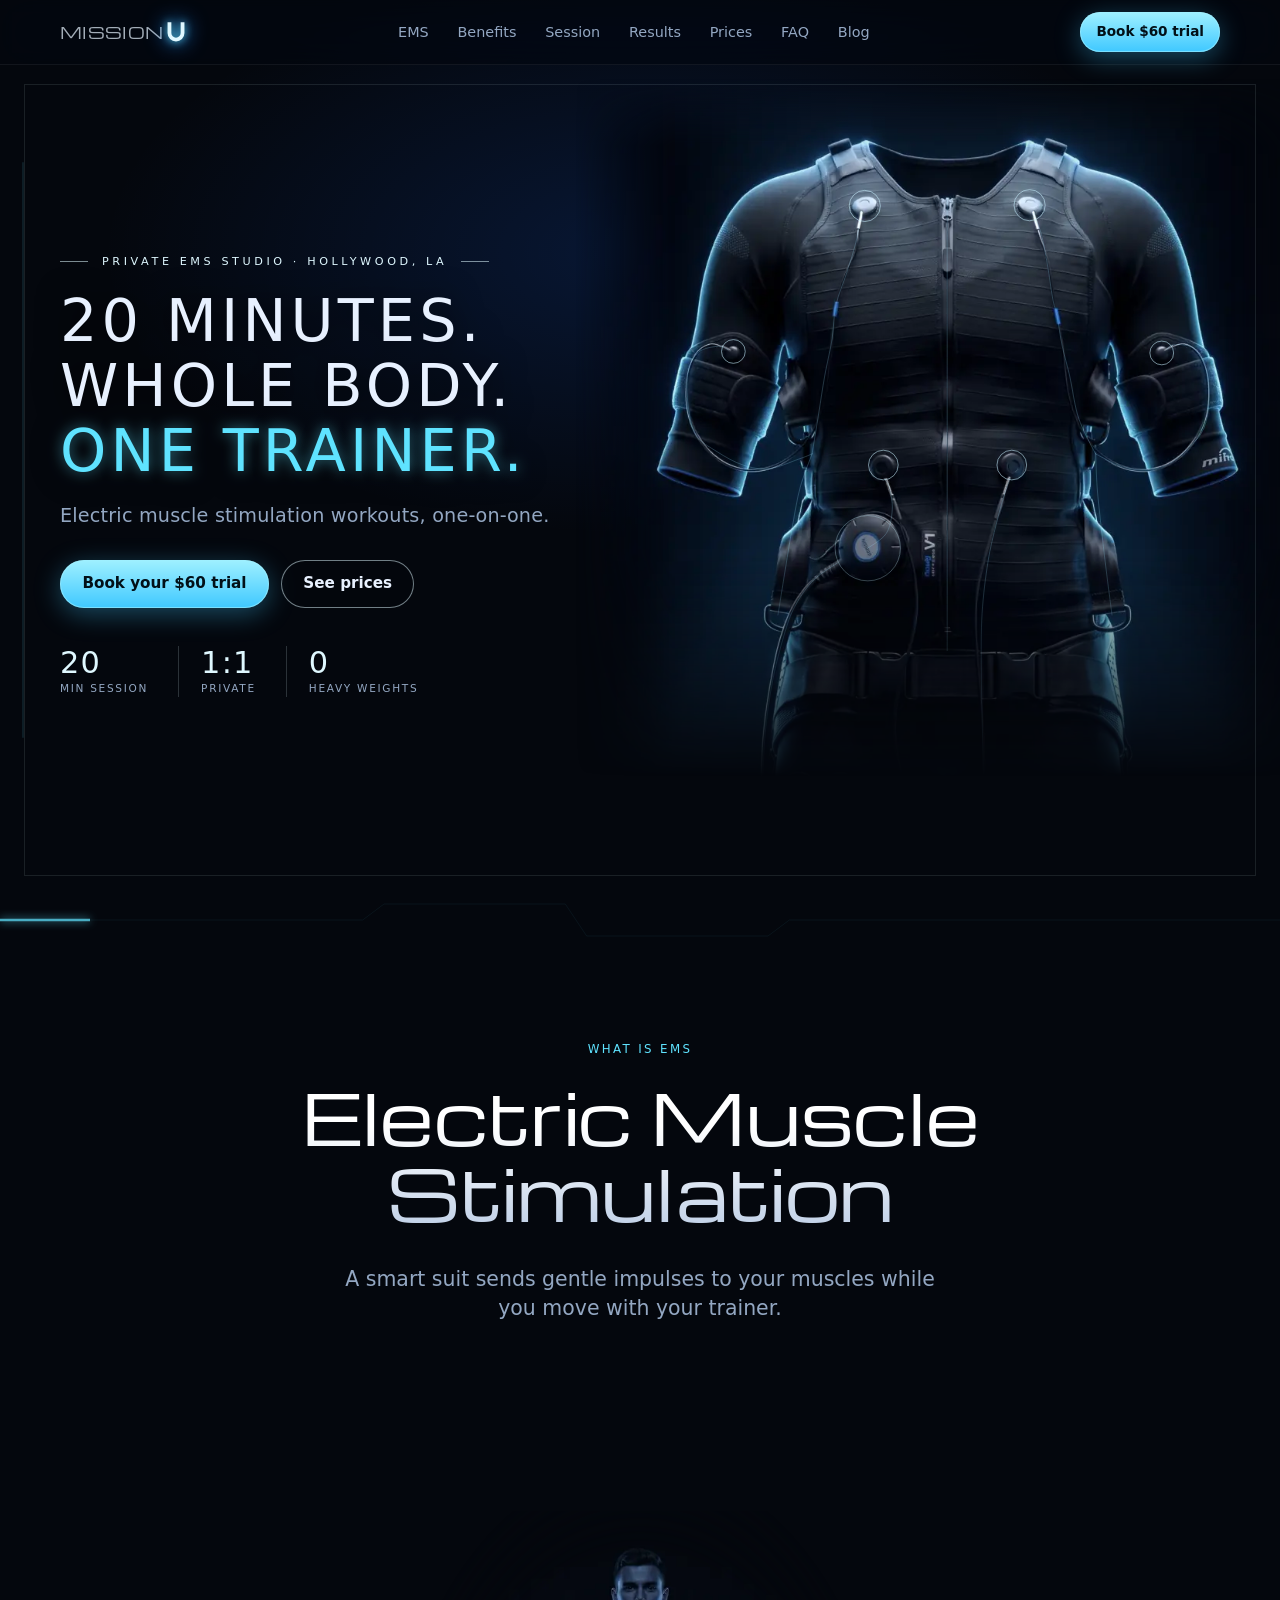
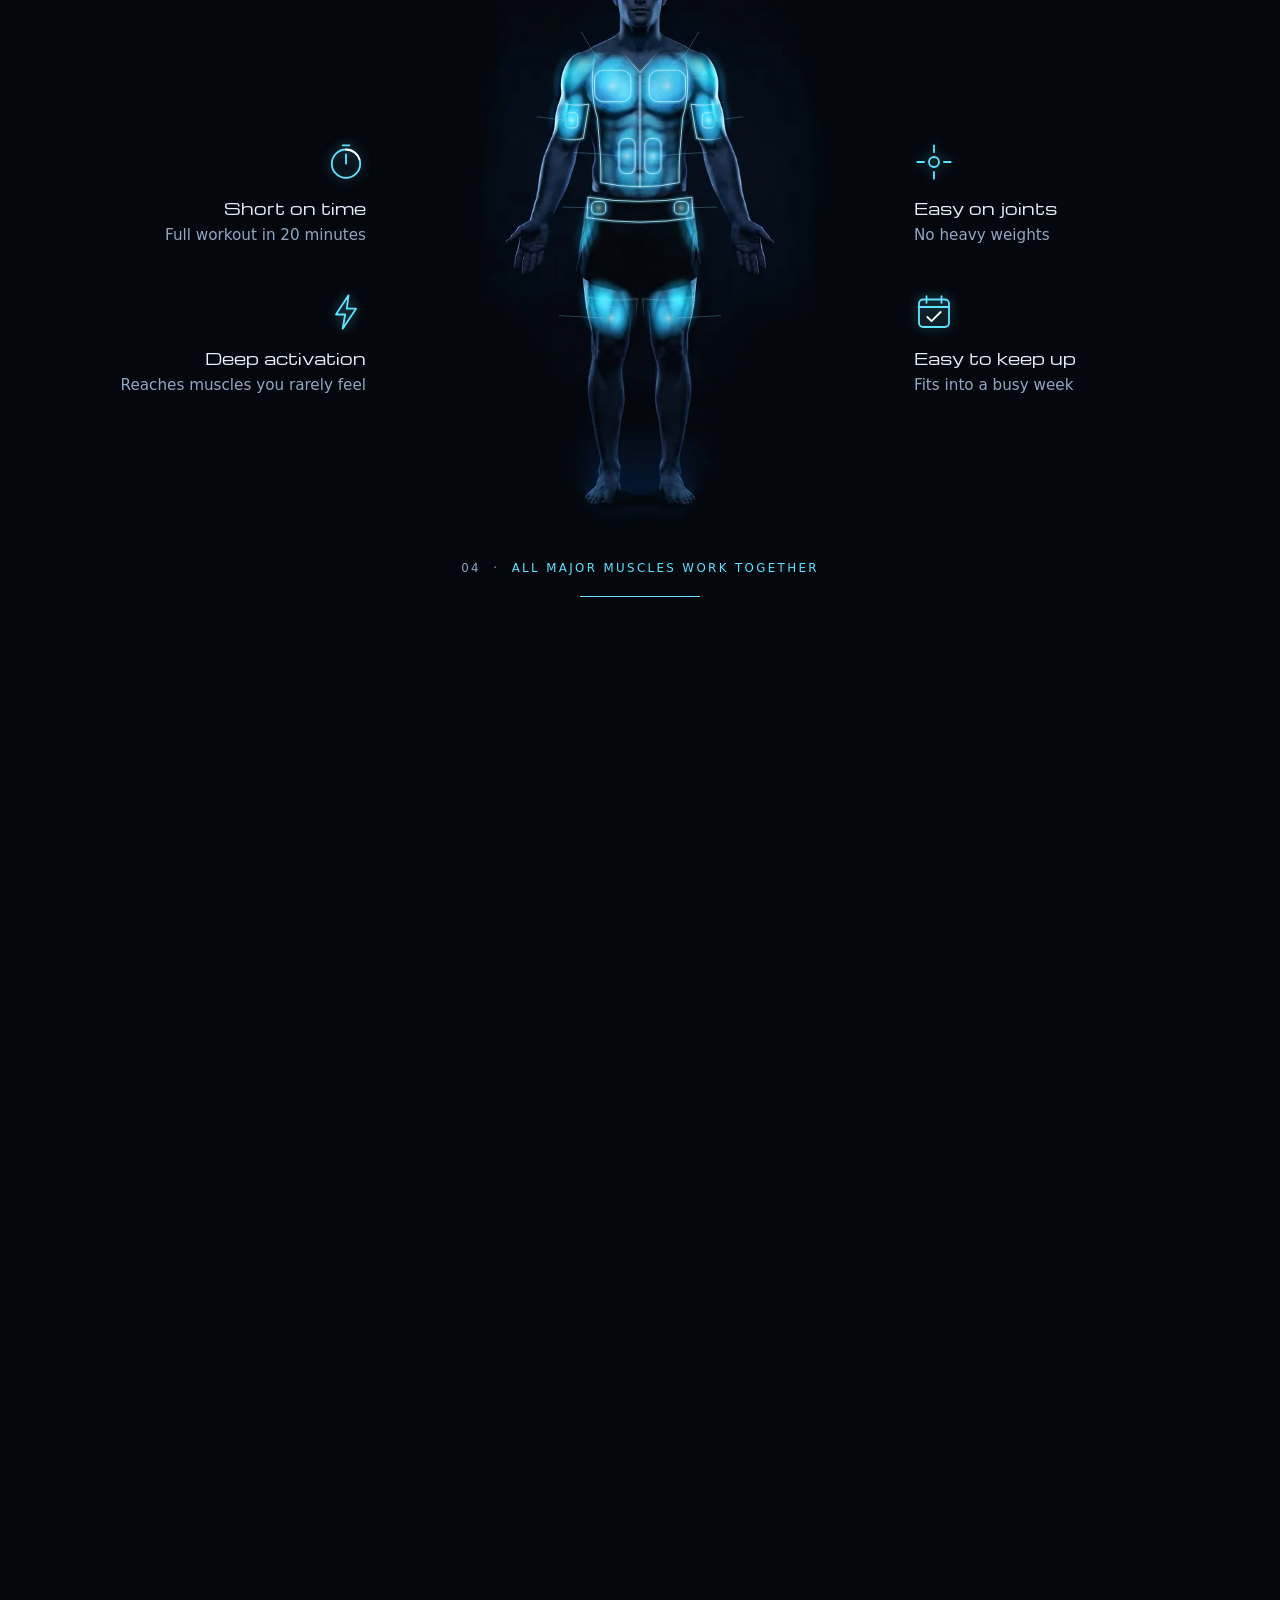
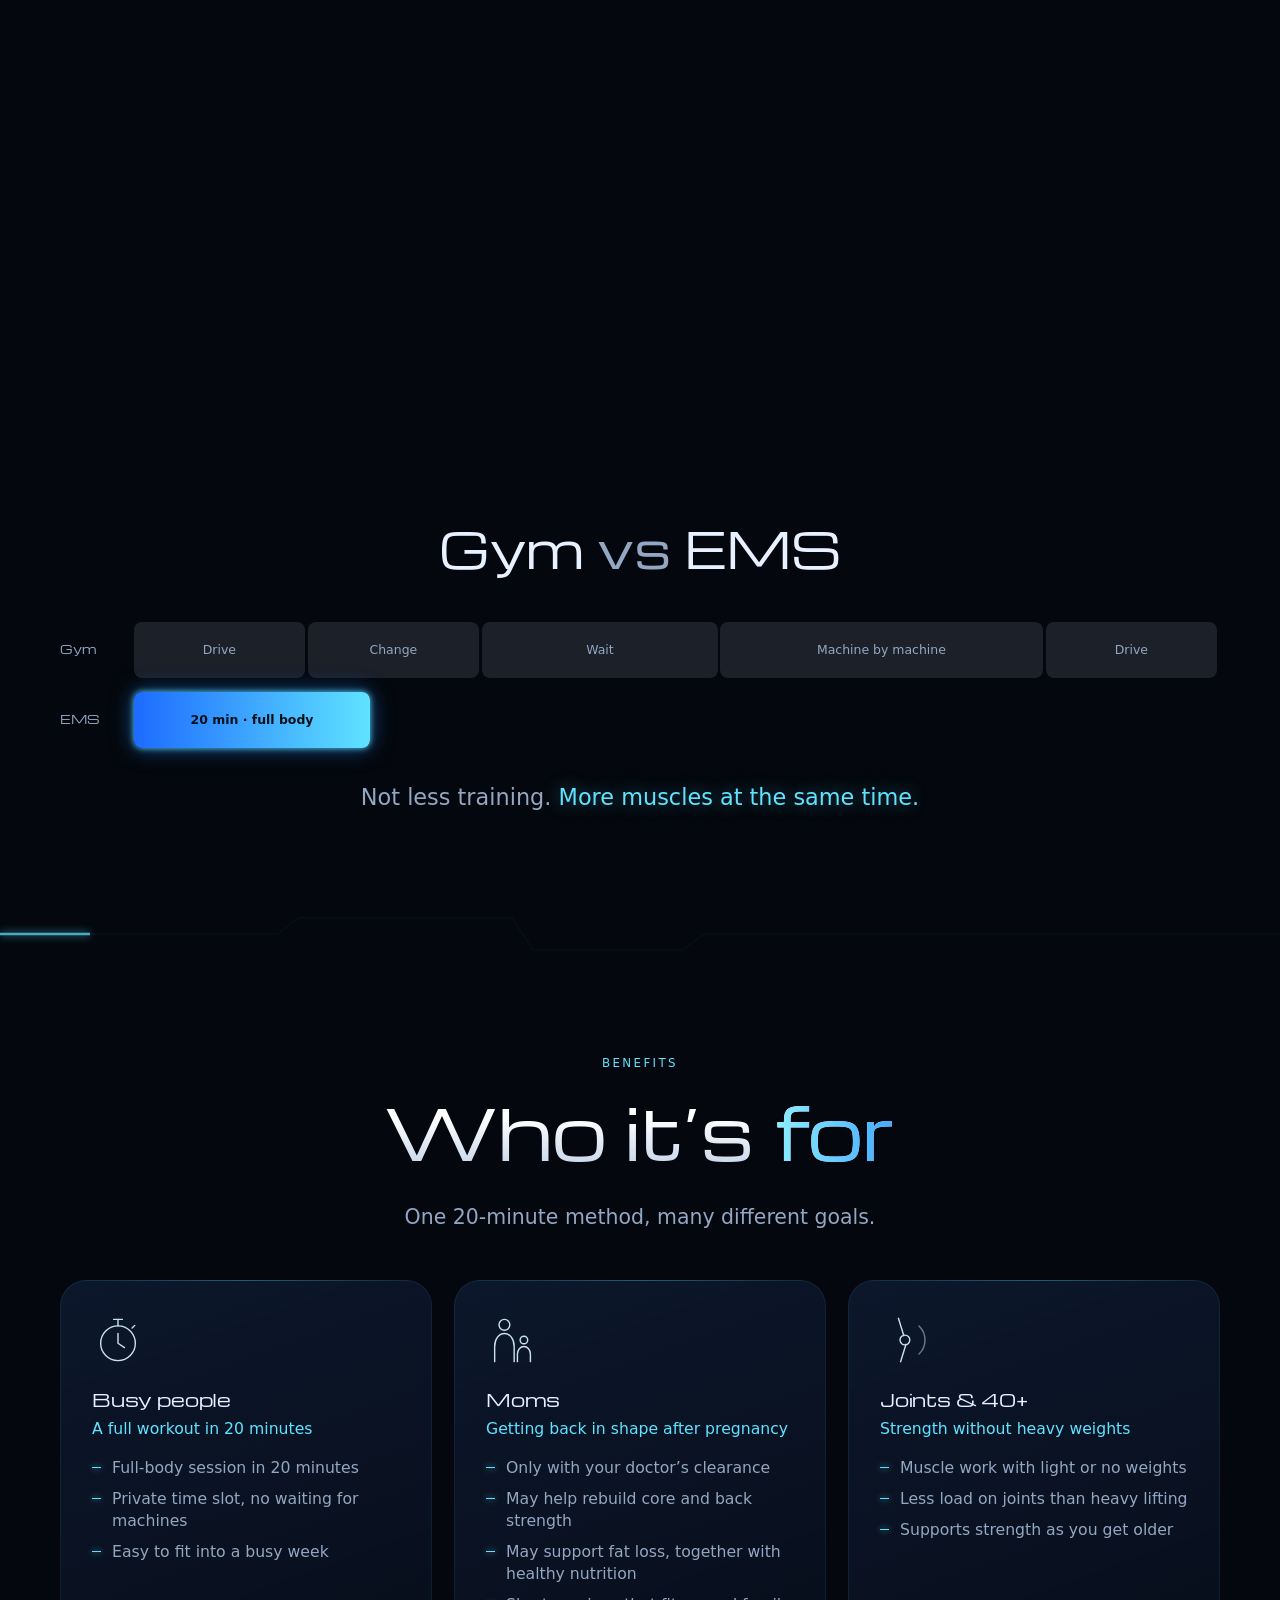
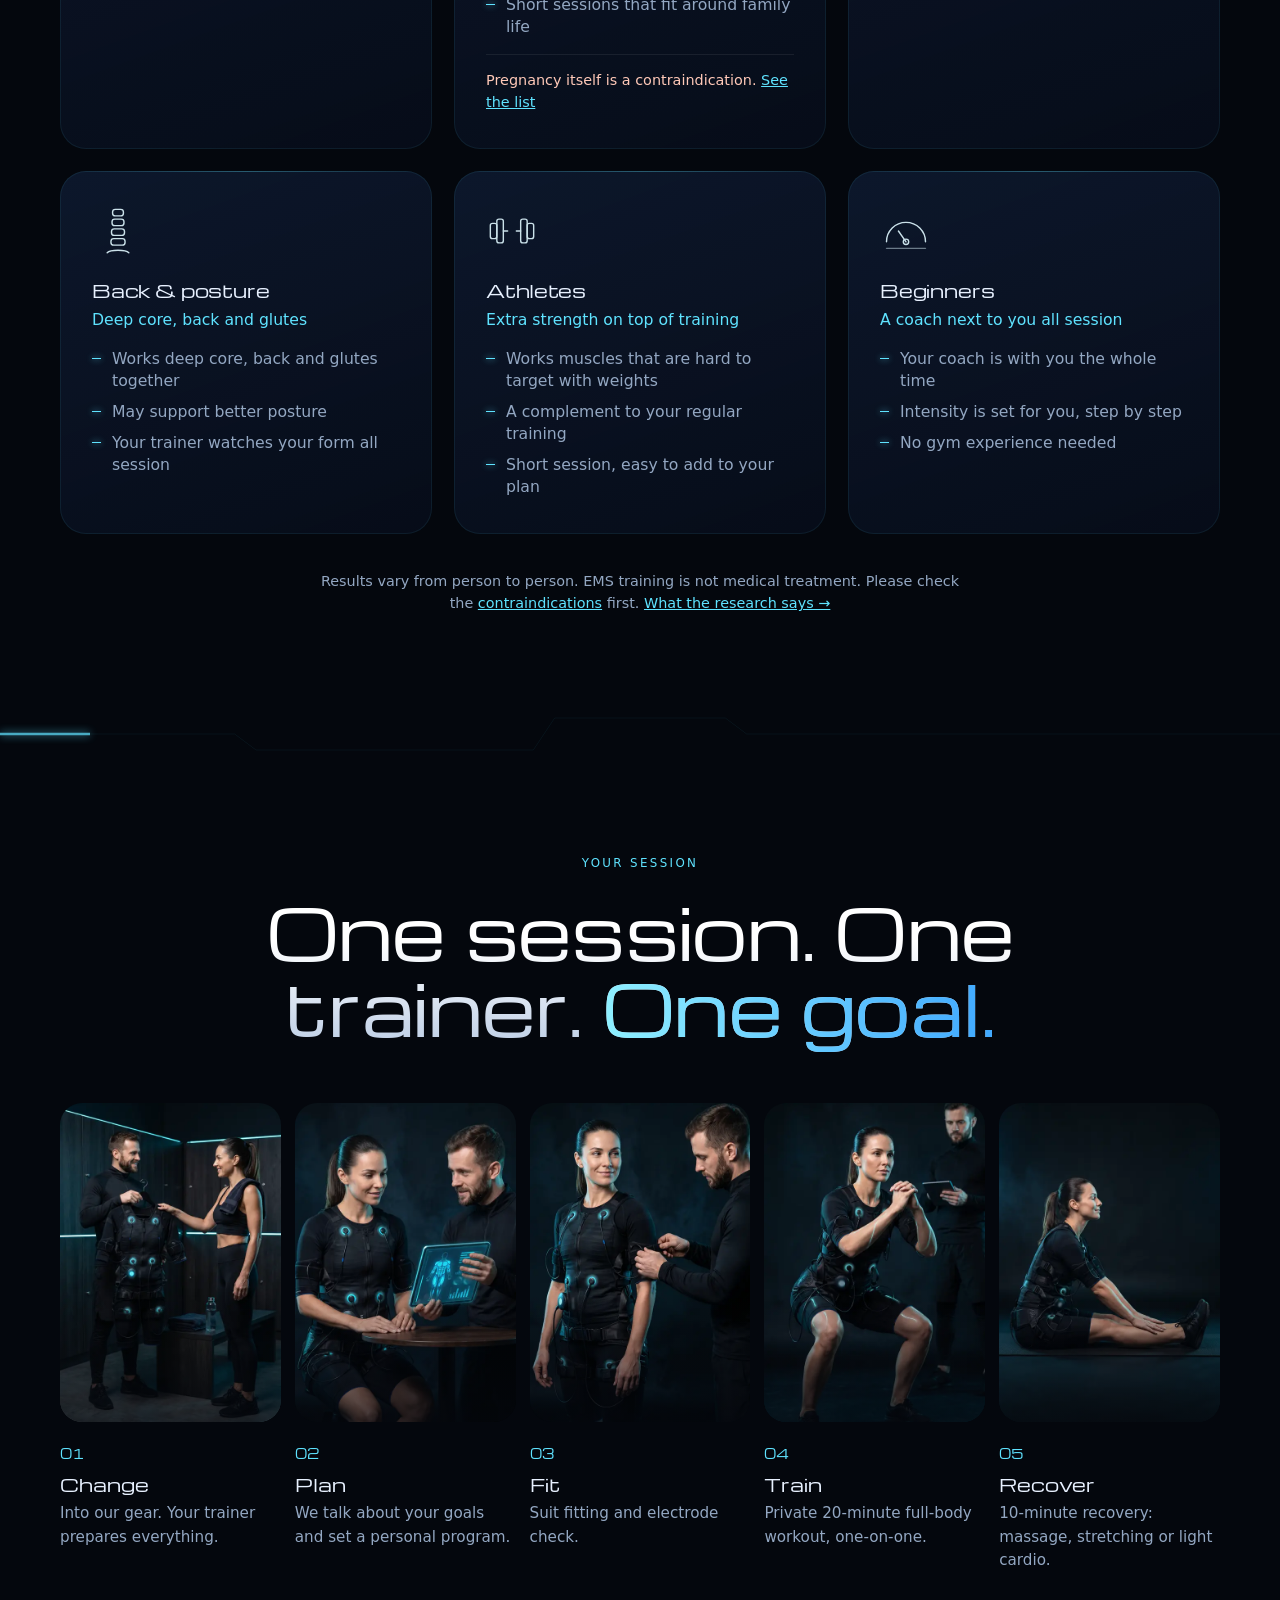
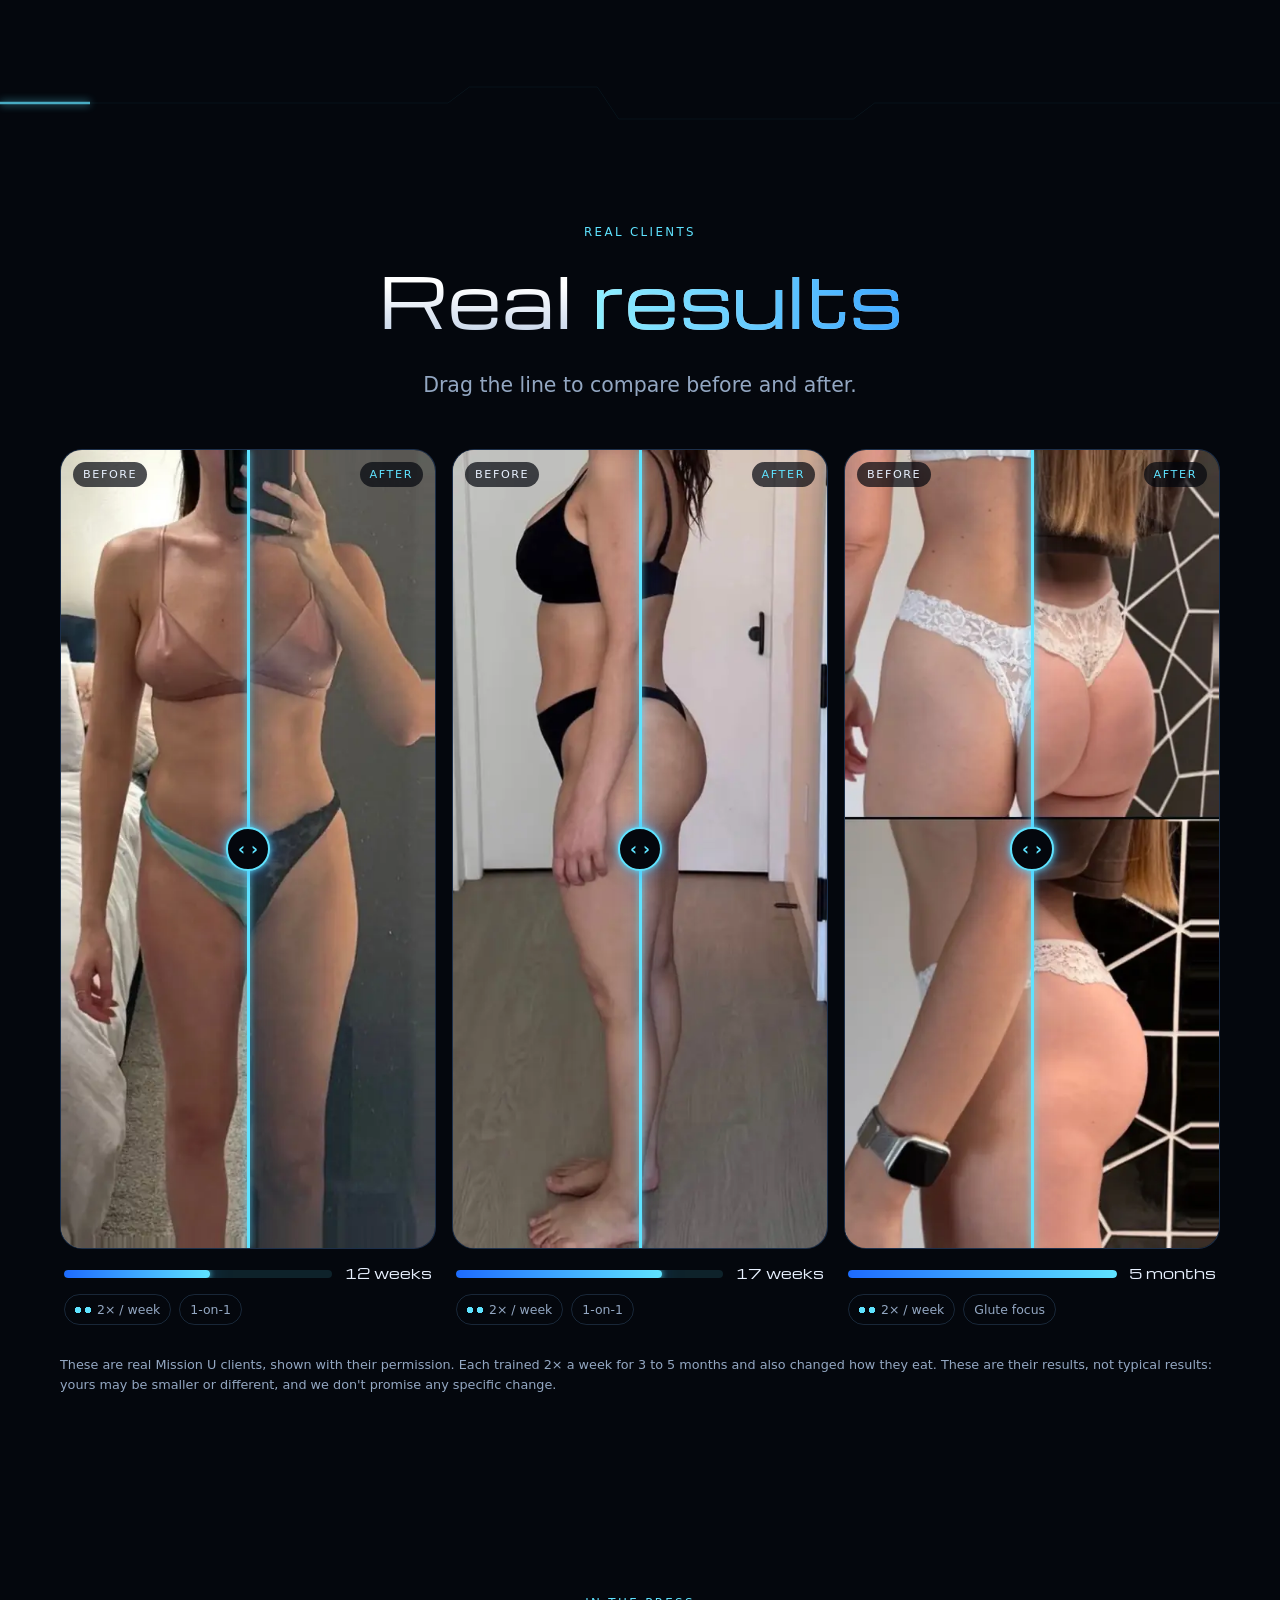
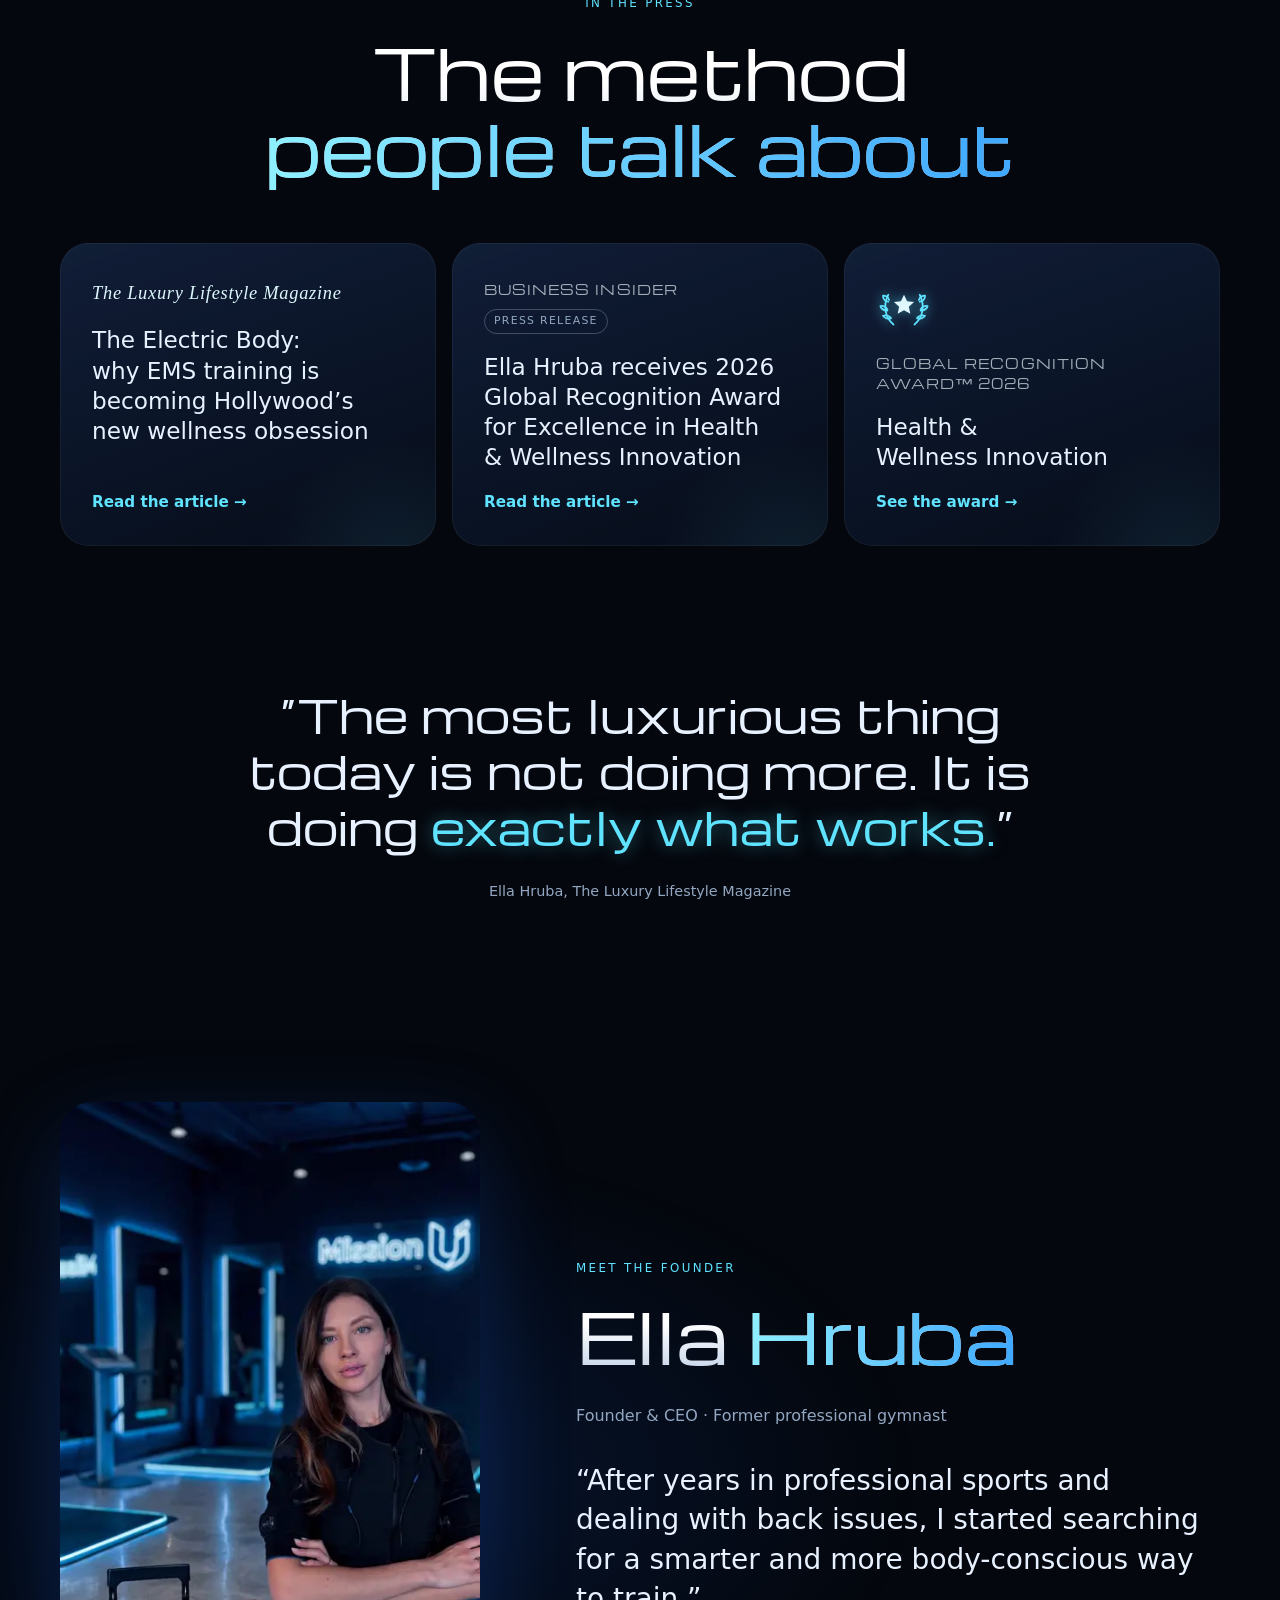
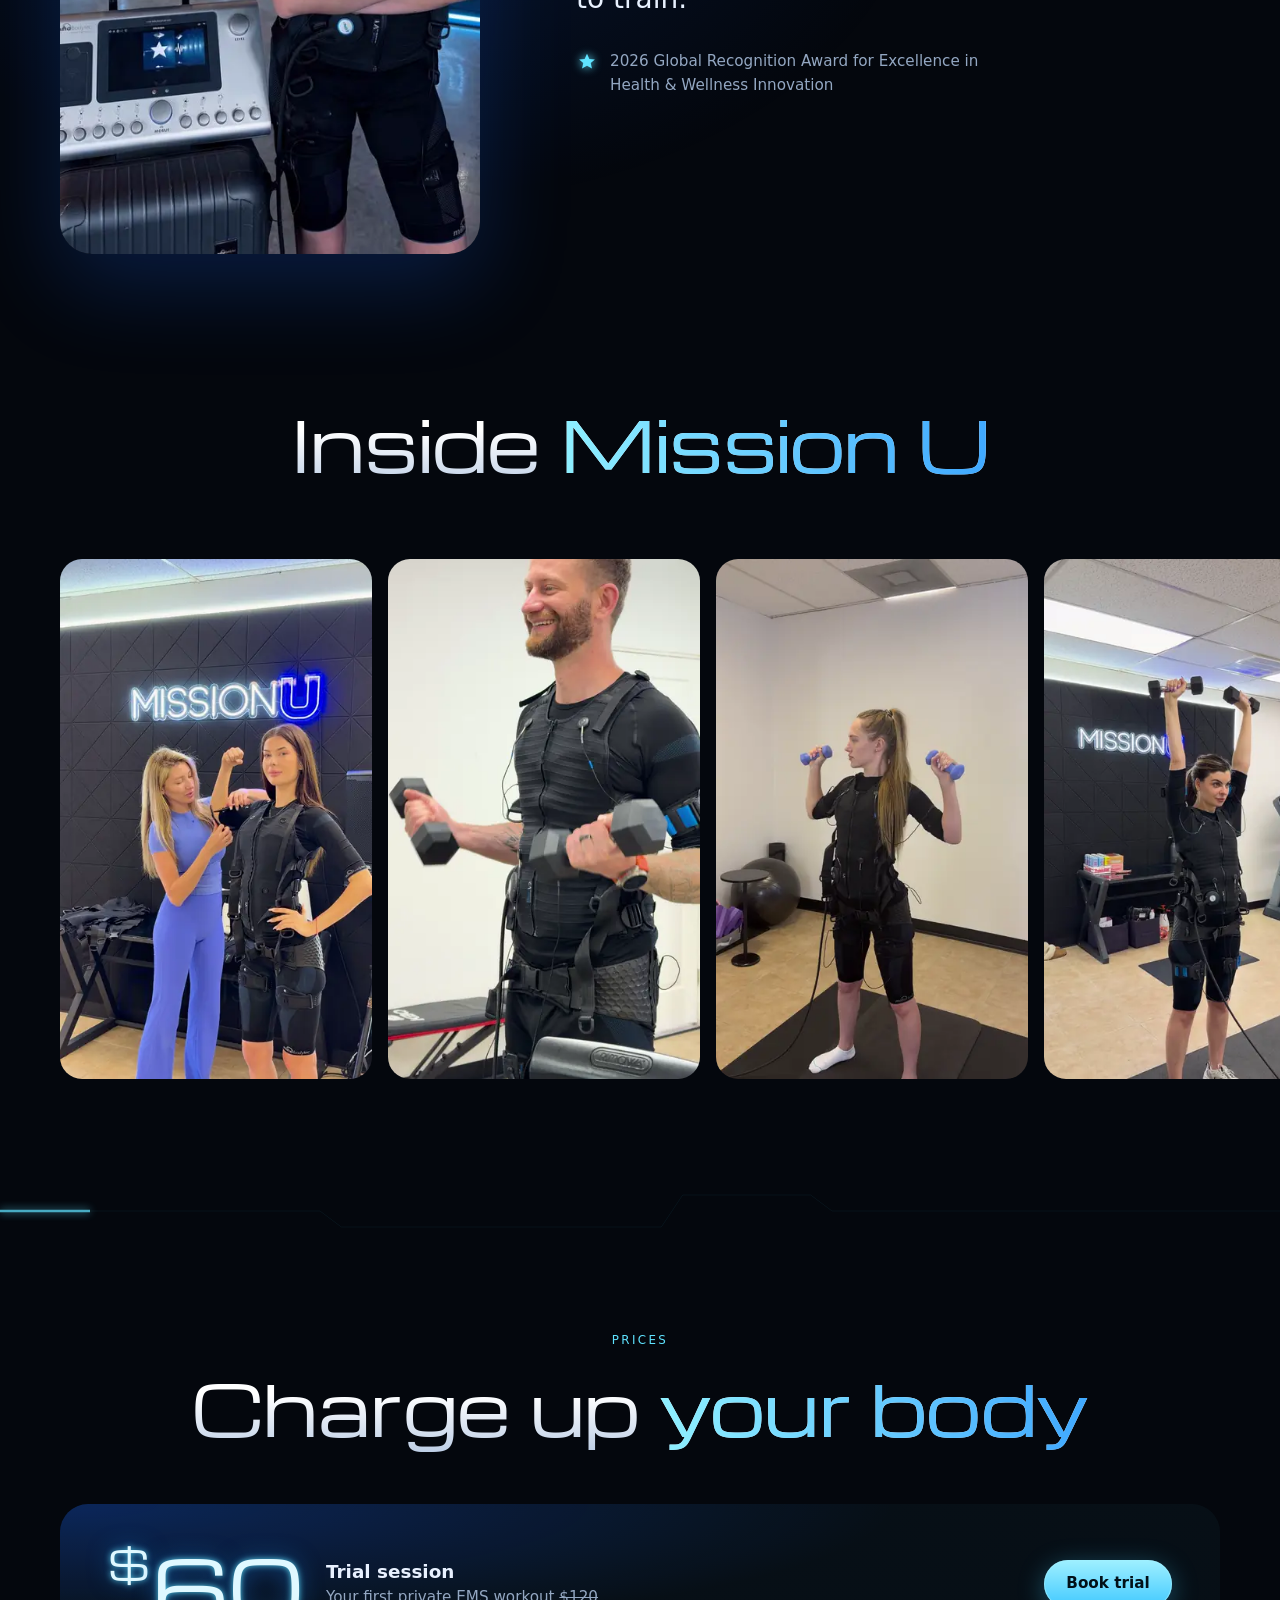
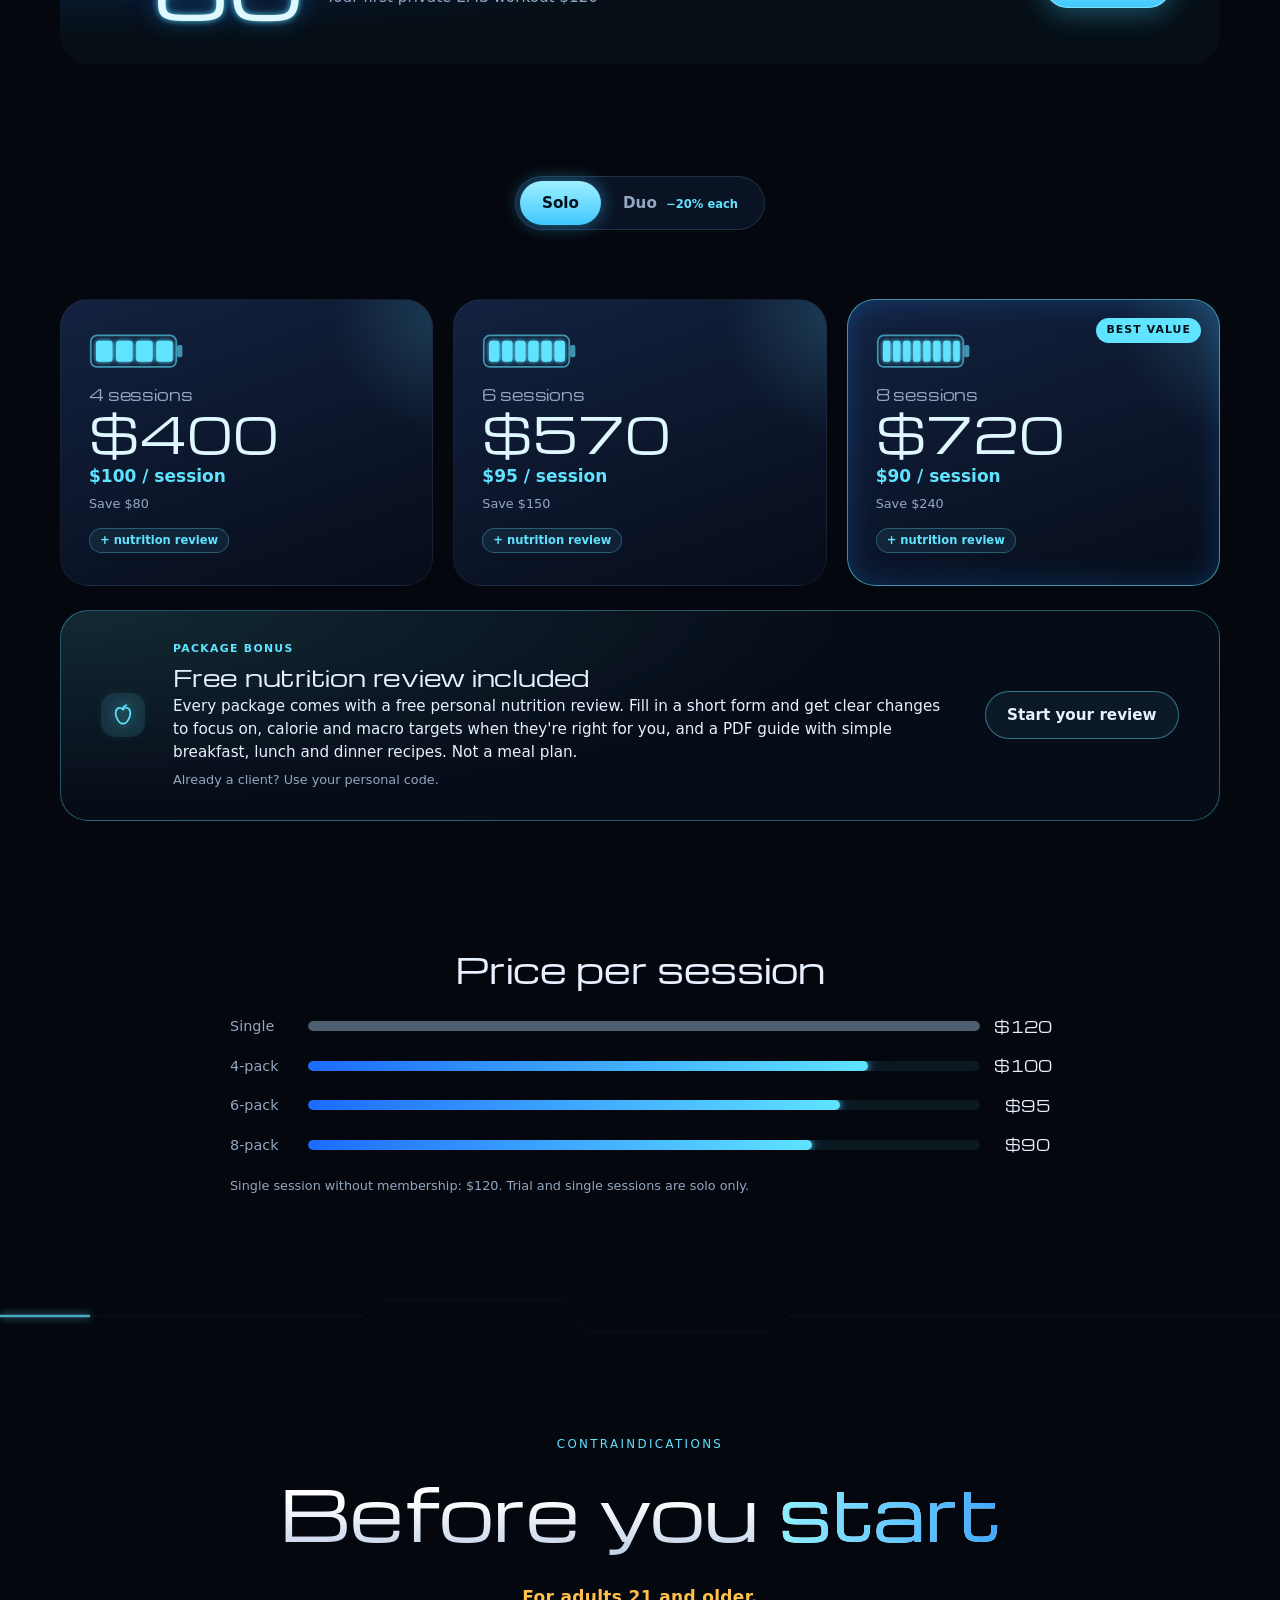
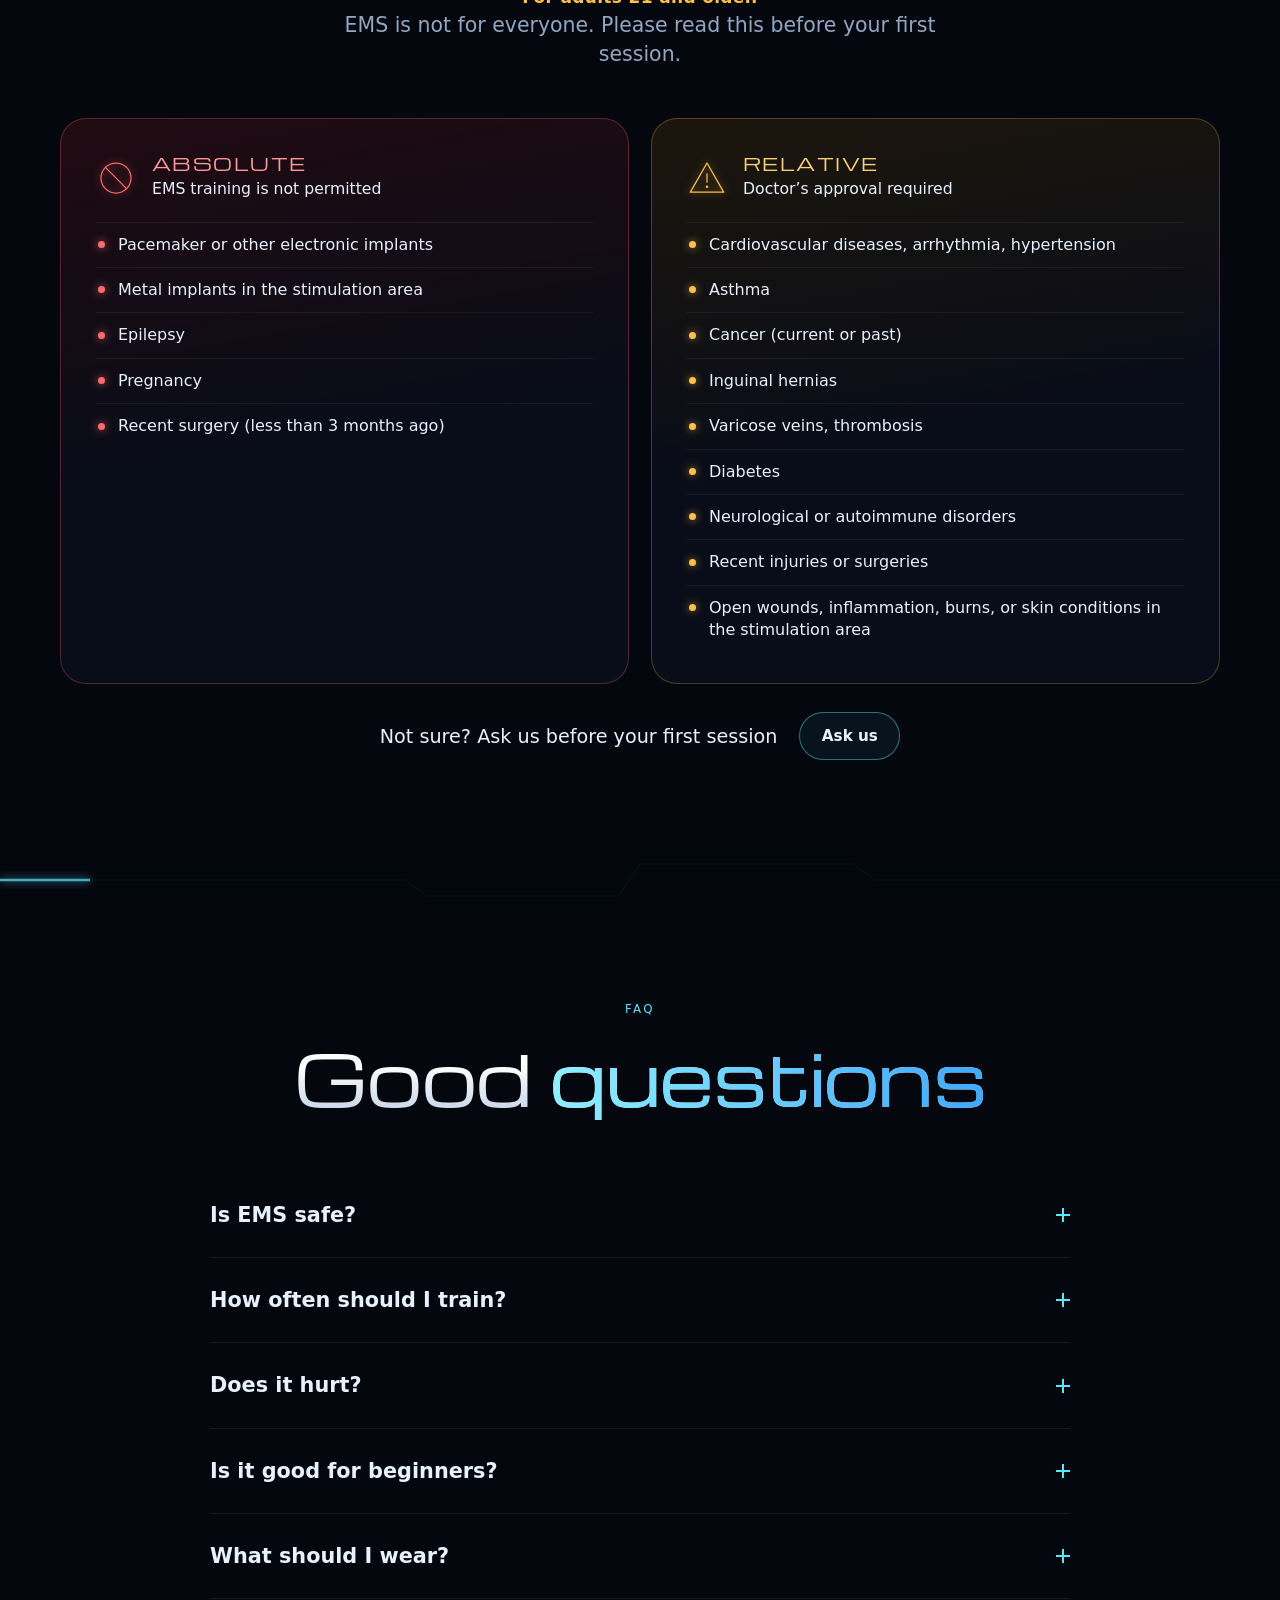
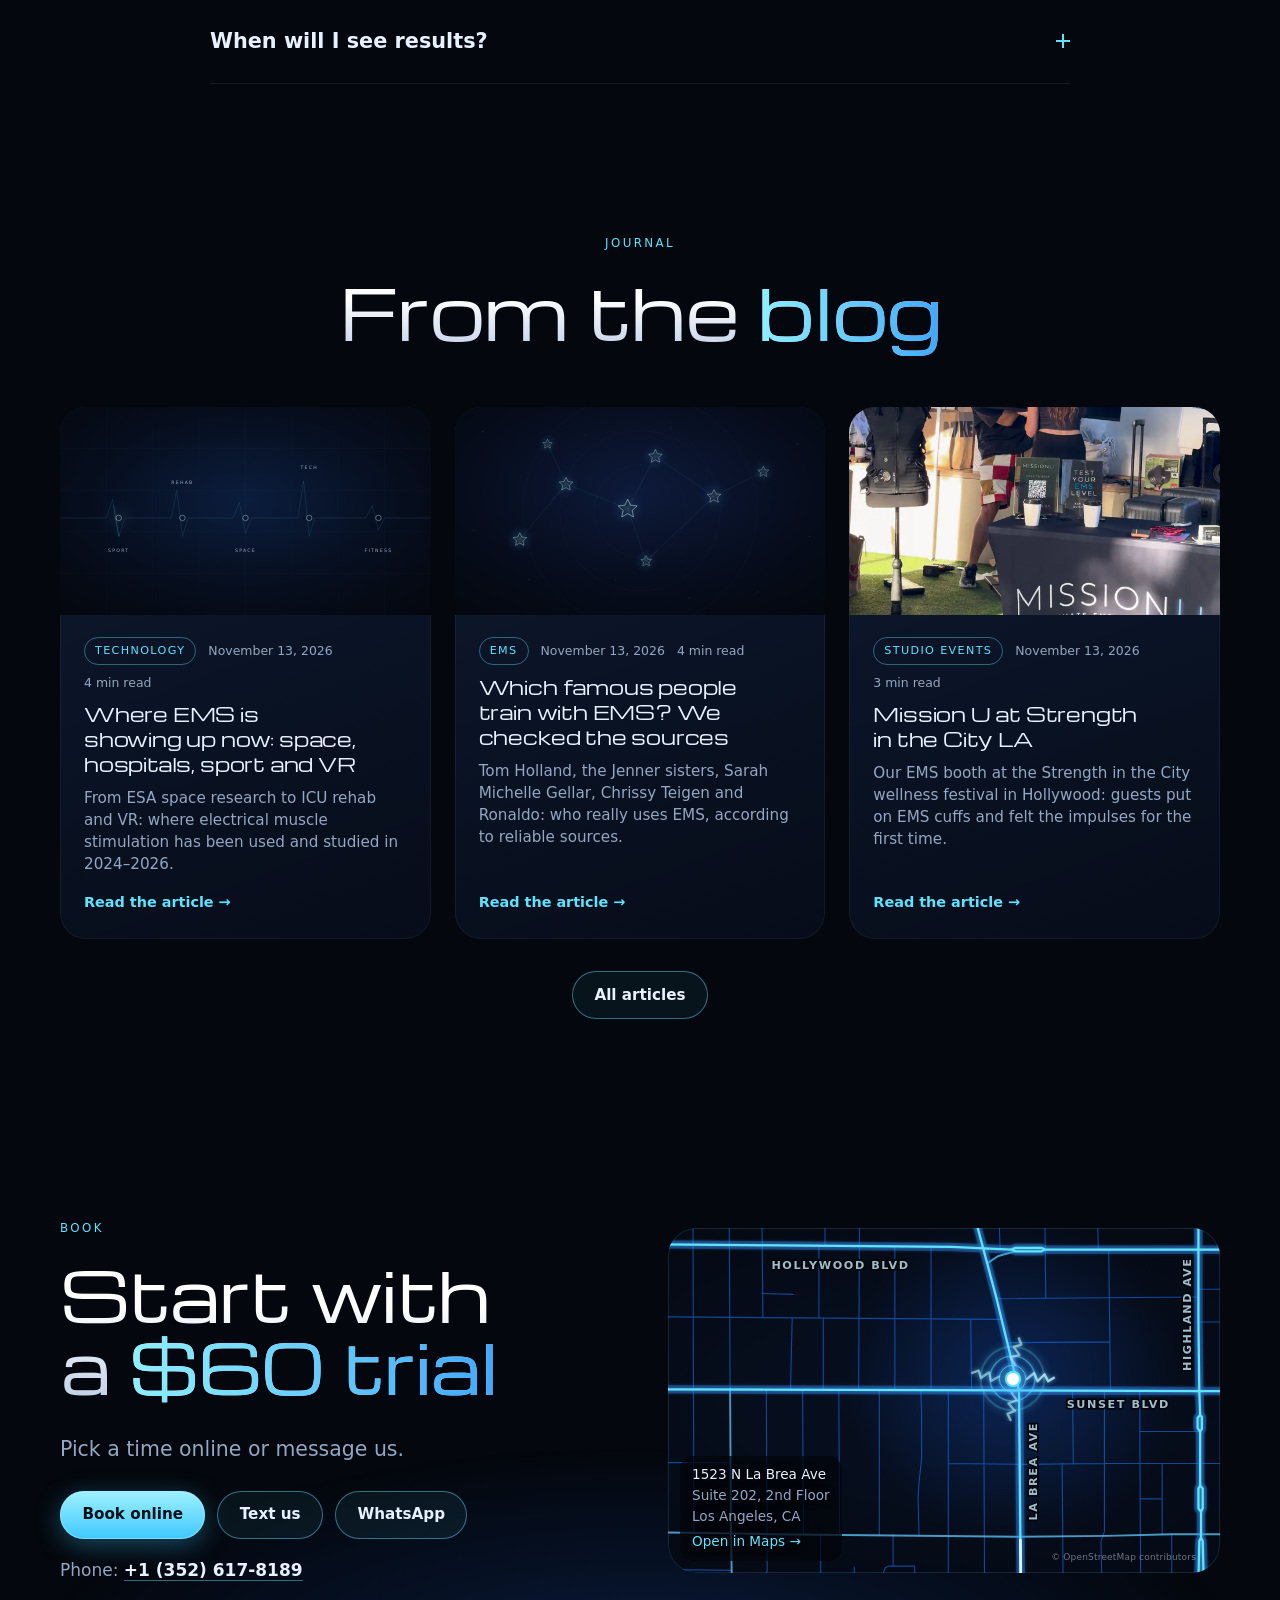
<file: index.html>
<!doctype html>
<html lang="en">
<head>
<meta charset="utf-8">
<meta name="viewport" content="width=device-width, initial-scale=1, viewport-fit=cover">
<title>Mission U · Private EMS Training in Hollywood</title>
<meta name="description" content="Private 20-minute full-body EMS workouts with a personal trainer in Hollywood, Los Angeles. Book your $60 trial session.">
<link rel="canonical" href="https://mission-u-ems.com/">
<meta property="og:site_name" content="Mission U">
<meta property="og:locale" content="en_US">
<meta property="og:type" content="website">
<meta property="og:title" content="Mission U · Private EMS Training in Hollywood">
<meta property="og:description" content="Private 20-minute full-body EMS workouts with a personal trainer in Hollywood, Los Angeles. Book your $60 trial session.">
<meta property="og:url" content="https://mission-u-ems.com/">
<meta property="og:image" content="https://mission-u-ems.com/media/og-home.jpg">
<meta property="og:image:width" content="1200">
<meta property="og:image:height" content="630">
<meta property="og:image:alt" content="Mission U: private EMS training in Hollywood, $60 trial session">
<meta name="twitter:card" content="summary_large_image">
<meta name="twitter:title" content="Mission U · Private EMS Training in Hollywood">
<meta name="twitter:description" content="Private 20-minute full-body EMS workouts with a personal trainer in Hollywood, Los Angeles. Book your $60 trial session.">
<meta name="twitter:image" content="https://mission-u-ems.com/media/og-home.jpg">

<script type="application/ld+json">{"@context": "https://schema.org", "@type": ["HealthClub", "LocalBusiness"], "@id": "https://mission-u-ems.com/#studio", "name": "Mission U", "legalName": "MISSION U LLC", "description": "Private 20-minute full-body EMS workouts with a personal trainer in Hollywood, Los Angeles. Book your $60 trial session.", "url": "https://mission-u-ems.com/", "image": "https://mission-u-ems.com/media/og-home.jpg", "telephone": "+1-352-617-8189", "email": "info@mission-u-ems.com", "address": {"@type": "PostalAddress", "streetAddress": "1523 N La Brea Ave, Suite 202", "addressLocality": "Los Angeles", "addressRegion": "CA", "postalCode": "90028", "addressCountry": "US"}, "geo": {"@type": "GeoCoordinates", "latitude": 34.0982875, "longitude": -118.344316}, "hasMap": "https://www.google.com/maps/search/?api=1&query=1523+N+La+Brea+Ave+Suite+202+Los+Angeles+CA", "sameAs": ["https://www.instagram.com/mission.u.ems/"], "makesOffer": {"@type": "Offer", "name": "Trial session", "description": "Your first private EMS workout", "price": "60", "priceCurrency": "USD", "url": "https://mission-u-ems.com/#prices"}}</script>
<script type="application/ld+json">{"@context": "https://schema.org", "@type": "WebSite", "name": "Mission U", "url": "https://mission-u-ems.com/"}</script>
<meta name="theme-color" content="#04070d">
<link rel="icon" href="/favicon.svg" type="image/svg+xml">
<link rel="preload" as="image" href="/media/hero/suit-960.webp" imagesrcset="/media/hero/suit-640.webp 640w, /media/hero/suit-960.webp 960w, /media/hero/suit-1280.webp 1280w, /media/hero/suit-1600.webp 1600w" imagesizes="(min-width: 960px) min(58vw, 100svh, 920px), min(118vw, 74svh)" fetchpriority="high">
<link rel="preload" href="/fonts/michroma.woff2" as="font" type="font/woff2" crossorigin>
<script>document.documentElement.classList.add('js')</script>
  <script type="module" crossorigin src="/assets/main-CHWFTI4Z.js"></script>
  <link rel="modulepreload" crossorigin href="/assets/modulepreload-polyfill-B5Qt9EMX.js">
  <link rel="modulepreload" crossorigin href="/assets/contact-CrO9Xoou.js">
  <link rel="stylesheet" crossorigin href="/assets/style-ddCgPrU8.css">
<script type="application/ld+json">{"@context":"https://schema.org","@type":"FAQPage","mainEntity":[{"@type":"Question","name":"Is EMS safe?","acceptedAnswer":{"@type":"Answer","text":"For healthy adults, EMS is generally well tolerated when done with a trained coach and the right intensity. It is not for everyone, and like any workout it carries some risk. Every client fills in a health screening before the first session, and we start gently. Please check the contraindications first."}},{"@type":"Question","name":"How often should I train?","acceptedAnswer":{"@type":"Answer","text":"1–2 sessions per week, with at least 48 hours between sessions."}},{"@type":"Question","name":"Does it hurt?","acceptedAnswer":{"@type":"Answer","text":"It should never feel painful. Your trainer adjusts the intensity to your comfort."}},{"@type":"Question","name":"Is it good for beginners?","acceptedAnswer":{"@type":"Answer","text":"Yes. Every session is customized to your fitness level."}},{"@type":"Question","name":"What should I wear?","acceptedAnswer":{"@type":"Answer","text":"We provide the EMS suit. Athletic shoes are recommended, barefoot is allowed."}},{"@type":"Question","name":"When will I see results?","acceptedAnswer":{"@type":"Answer","text":"Many people feel their muscles working from the first session. Visible changes usually take weeks of regular training together with good nutrition, and they differ from person to person."}}]}</script>
</head>
<body>
<a class="skip" href="#main">Skip to content</a>

<header class="nav">
  <a class="logo" href="#top" aria-label="Mission U home">
    <span class="logo-word">MISSION</span><svg class="logo-u" viewBox="0 0 40 44" aria-hidden="true"><path d="M8 4v20a12 12 0 0 0 24 0V4" /></svg>
  </a>
  <nav aria-label="Main">
    <a href="#ems">EMS</a>
    <a href="#benefits">Benefits</a>
    <a href="#how">Session</a>
    <a href="#results">Results</a>
    <a href="#prices">Prices</a>
    <a href="#faq">FAQ</a>
    <a href="/blog/">Blog</a>
  </nav>
  <a class="btn btn-sm" href="#book">Book $60 trial</a>
</header>

<main id="main">


<section class="hero" id="top">
  <div class="hero-stage">
    
    <div class="suit">
      <img class="suit-img" src="/media/hero/suit-960.webp" srcset="/media/hero/suit-640.webp 640w, /media/hero/suit-960.webp 960w, /media/hero/suit-1280.webp 1280w, /media/hero/suit-1600.webp 1600w" sizes="(min-width: 960px) min(58vw, 100svh, 920px), min(118vw, 74svh)" width="1000" height="1000" fetchpriority="high" decoding="async" alt="Mission U EMS suit with electrodes on the chest, arms, abs and thighs">
      <svg class="suit-fx" viewBox="0 0 1000 1000" aria-hidden="true">
        <defs>
          <radialGradient id="eg"><stop offset="0" stop-color="#eafcff"/><stop offset=".3" stop-color="#5fe3ff" stop-opacity=".55"/><stop offset="1" stop-color="#1d6bff" stop-opacity="0"/></radialGradient>
          <path id="w-cable" pathLength="100" d="M255 1000C254.5 991.7 252 970 252 950C252 930 252.8 903.3 255 880C257.2 856.7 260.8 831.7 265 810C269.2 788.3 275 766.7 280 750C285 733.3 288.3 722.5 295 710C301.7 697.5 310.5 684.7 320 675C329.5 665.3 346.7 655.8 352 652"/>
          <path id="w-strapL" pathLength="100" d="M272 722C273.7 711.7 278.7 680.3 282 660C285.3 639.7 288.7 618.3 292 600C295.3 581.7 297.7 565.8 302 550C306.3 534.2 315.3 512.5 318 505"/>
          <path id="w-strapR" pathLength="100" d="M722 722C720.7 711.7 716.5 680.3 714 660C711.5 639.7 709 618.3 707 600C705 581.7 703.2 565.8 702 550C700.8 534.2 700.3 512.5 700 505"/>
          <path id="w-zip" pathLength="100" d="M500 770C500 741.7 500 658.3 500 600C500 541.7 500 478.3 500 420C500 361.7 500 293.3 500 250C500 206.7 500 175 500 160"/>
          <path id="w-absR" pathLength="100" d="M550 1000C549.7 983.3 548.7 933.3 548 900C547.3 866.7 546.2 830 546 800C545.8 770 545.5 745 547 720C548.5 695 551.8 670 555 650C558.2 630 562.3 615 566 600C569.7 585 573.8 570.3 577 560C580.2 549.7 583.7 541.7 585 538"/>
          <path id="w-chestL" pathLength="100" d="M318 505C319.5 495.8 324.2 467.5 327 450C329.8 432.5 332 416.7 335 400C338 383.3 342.5 365.8 345 350C347.5 334.2 346.7 320 350 305C353.3 290 360.5 274.2 365 260C369.5 245.8 374.2 231.3 377 220C379.8 208.7 381.2 196.7 382 192"/>
          <path id="w-chestR" pathLength="100" d="M700 505C697.8 500.8 691.2 489.2 687 480C682.8 470.8 678.7 463.3 675 450C671.3 436.7 668.3 415 665 400C661.7 385 657.8 373.3 655 360C652.2 346.7 650.2 330.8 648 320C645.8 309.2 644.2 306.7 642 295C639.8 283.3 637.5 264.2 635 250C632.5 235.8 629.5 220 627 210C624.5 200 621.2 193.3 620 190"/>
          <path id="w-armL" pathLength="100" d="M318 505C315 506.2 309.7 508.7 300 512C290.3 515.3 272.5 523.7 260 525C247.5 526.3 236.7 523.8 225 520C213.3 516.2 200.5 508.7 190 502C179.5 495.3 168.5 490.3 162 480C155.5 469.7 152.8 454.2 151 440C149.2 425.8 148.7 407 151 395C153.3 383 158.2 373.8 165 368C171.8 362.2 185.3 360.5 192 360C198.7 359.5 202.8 364.2 205 365"/>
          <path id="w-armR" pathLength="100" d="M700 505C705.8 507.8 723.3 518.3 735 522C746.7 525.7 759.2 527.7 770 527C780.8 526.3 790.7 523.2 800 518C809.3 512.8 818.3 504 826 496C833.7 488 841.5 481 846 470C850.5 459 852.5 443 853 430C853.5 417 852.5 403.2 849 392C845.5 380.8 839.3 368.7 832 363C824.7 357.3 811 357.8 805 358C799 358.2 797.5 363 796 364"/>
          <path id="w-absL" pathLength="100" d="M393 632C397.2 628.7 412.5 620.7 418 612C423.5 603.3 425.3 590.3 426 580C426.7 569.7 423.8 557 422 550C420.2 543 416.2 540 415 538"/>
          <path id="w-thighL" pathLength="100" d="M262 1000C262 995.8 259.8 983 262 975C264.2 967 268.7 958.2 275 952C281.3 945.8 290.8 940 300 938C309.2 936 322 938 330 940C338 942 345 948.3 348 950"/>
          <path id="w-thighR" pathLength="100" d="M746 1000C745.8 995.3 746.8 980.7 745 972C743.2 963.3 740.5 953.3 735 948C729.5 942.7 720.3 940.5 712 940C703.7 939.5 691.8 943 685 945C678.2 947 673.3 950.8 671 952"/>
        </defs>
        <g class="trace"><use href="#w-cable"/><use href="#w-strapL"/><use href="#w-strapR"/><use href="#w-zip"/><use href="#w-absR"/><use href="#w-chestL"/><use href="#w-chestR"/><use href="#w-armL"/><use href="#w-armR"/><use href="#w-absL"/><use href="#w-thighL"/><use href="#w-thighR"/></g>
        <g class="run halo"><use class="a" href="#w-cable"/><use class="a" href="#w-strapL"/><use class="a" href="#w-strapR"/><use class="ab" href="#w-zip"/><use class="ab" href="#w-absR"/><use class="b" href="#w-chestL"/><use class="b" href="#w-chestR"/><use class="b" href="#w-armL"/><use class="b" href="#w-armR"/><use class="b" href="#w-absL"/><use class="b" href="#w-thighL"/><use class="b" href="#w-thighR"/></g>
        <g class="run core"><use class="a" href="#w-cable"/><use class="a" href="#w-strapL"/><use class="a" href="#w-strapR"/><use class="ab" href="#w-zip"/><use class="ab" href="#w-absR"/><use class="b" href="#w-chestL"/><use class="b" href="#w-chestR"/><use class="b" href="#w-armL"/><use class="b" href="#w-armR"/><use class="b" href="#w-absL"/><use class="b" href="#w-thighL"/><use class="b" href="#w-thighR"/></g>
        <g class="ctl"><circle class="glow" cx="393" cy="632" r="70"/><circle class="ring" cx="393" cy="632" r="44"/></g>
        <g class="els">
          <g><circle class="glow" cx="389" cy="171" r="51"/><circle class="wave" cx="389" cy="171" r="21"/><circle class="ring" cx="389" cy="171" r="21"/></g>
          <g><circle class="glow" cx="611" cy="170" r="51"/><circle class="wave" cx="611" cy="170" r="21"/><circle class="ring" cx="611" cy="170" r="21"/></g>
          <g><circle class="glow" cx="212" cy="367" r="36"/><circle class="wave" cx="212" cy="367" r="16"/><circle class="ring" cx="212" cy="367" r="16"/></g>
          <g><circle class="glow" cx="789" cy="369" r="36"/><circle class="wave" cx="789" cy="369" r="16"/><circle class="ring" cx="789" cy="369" r="16"/></g>
          <g><circle class="glow" cx="414" cy="520" r="48"/><circle class="wave" cx="414" cy="520" r="20"/><circle class="ring" cx="414" cy="520" r="20"/></g>
          <g><circle class="glow" cx="587" cy="520" r="48"/><circle class="wave" cx="587" cy="520" r="20"/><circle class="ring" cx="587" cy="520" r="20"/></g>
          <g><circle class="glow" cx="357" cy="957" r="33"/><circle class="wave" cx="357" cy="957" r="15"/><circle class="ring" cx="357" cy="957" r="15"/></g>
          <g><circle class="glow" cx="662" cy="957" r="33"/><circle class="wave" cx="662" cy="957" r="15"/><circle class="ring" cx="662" cy="957" r="15"/></g>
        </g>
      </svg>
    </div>
  </div>
  <div class="wrap hero-copy">
    <p class="eyebrow">Private EMS studio · Hollywood, LA</p>
    <h1>20 minutes.<br>Whole body.<br><span class="hl">One trainer.</span></h1>
    <p class="lead">Electric muscle stimulation workouts, one&#8209;on&#8209;one.</p>
    <div class="cta-row">
      <a class="btn" href="#book">Book your $60 trial</a>
      <a class="btn btn-ghost" href="#prices">See prices</a>
    </div>
    <ul class="chips" aria-label="Key facts">
      <li><b>20</b> min session</li>
      <li><b>1:1</b> private</li>
      <li><b>0</b> heavy weights</li>
    </ul>
  </div>
</section>

<div class="pulse" aria-hidden="true"><svg viewBox="0 0 1200 40" preserveAspectRatio="none"><path d="M0 20H340l20-16h170l20 32h170l20-16H1200"/><path class="spark" d="M0 20H340l20-16h170l20 32h170l20-16H1200"/></svg></div>


<section class="sec" id="ems">
  <div class="wrap head" data-reveal>
    <p class="eyebrow">What is EMS</p>
    <h2>Electric Muscle Stimulation</h2>
    <p class="sub">A smart suit sends gentle impulses to your muscles while you move with your trainer.</p>
  </div>
  <div class="wrap ems-grid">
    
    <div class="an-track">
      <div class="an-pin">
        <figure class="anatomy">
          <img class="an-off" src="/media/anatomy/anatomy-off-600.webp" srcset="/media/anatomy/anatomy-off-600.webp 600w, /media/anatomy/anatomy-off-1000.webp 1000w" sizes="(min-width: 960px) 420px, 88vw" width="1200" height="1800" loading="lazy" decoding="async" alt="">
          <img class="an-on" src="/media/anatomy/anatomy-on-600.webp" srcset="/media/anatomy/anatomy-on-600.webp 600w, /media/anatomy/anatomy-on-1000.webp 1000w" sizes="(min-width: 960px) 420px, 88vw" width="1200" height="1800" loading="lazy" decoding="async" alt="Athlete in an EMS suit: vest, belt, arm and leg pads; chest, arms, abs, glutes and thighs light up at the same time">
          <svg class="an-fx" viewBox="0 0 1200 1800" aria-hidden="true">
            <defs>
              <radialGradient id="ag"><stop offset="0" stop-color="#eafcff"/><stop offset=".3" stop-color="#5fe3ff" stop-opacity=".55"/><stop offset="1" stop-color="#1d6bff" stop-opacity="0"/></radialGradient>
              
              <path id="s-vest" fill="none" vector-effect="non-scaling-stroke" pathLength="1" d="M545 398L600 462L655 398L728 412C742 470 738 540 722 590C716 660 710 720 712 776Q600 800 488 776C490 720 484 660 478 590C462 540 458 470 472 412Z"/>
              <path id="s-seam" fill="none" vector-effect="non-scaling-stroke" pathLength="1" d="M600 470V788"/>
              <path id="s-belt" fill="none" vector-effect="non-scaling-stroke" pathLength="1" d="M452 818Q600 842 748 818L752 876Q600 902 448 876Z"/>
              <path id="s-armL" fill="none" vector-effect="non-scaling-stroke" pathLength="1" d="M362 546Q408 560 454 552L438 650Q398 660 356 644Z"/>
              <path id="s-armR" fill="none" vector-effect="non-scaling-stroke" pathLength="1" d="M838 546Q792 560 746 552L762 650Q802 660 844 644Z"/>
              <path id="s-legL" fill="none" vector-effect="non-scaling-stroke" pathLength="1" d="M444 1102Q518 1118 592 1108L584 1216Q522 1228 460 1214Z"/>
              <path id="s-legR" fill="none" vector-effect="non-scaling-stroke" pathLength="1" d="M756 1102Q682 1118 608 1108L616 1216Q678 1228 740 1214Z"/>
              <rect id="p-chL" fill="none" vector-effect="non-scaling-stroke" pathLength="1" x="470" y="455" width="104" height="90" rx="26"/>
              <rect id="p-chR" fill="none" vector-effect="non-scaling-stroke" pathLength="1" x="626" y="455" width="104" height="90" rx="26"/>
              <rect id="p-abL" fill="none" vector-effect="non-scaling-stroke" pathLength="1" x="540" y="650" width="46" height="100" rx="18"/>
              <rect id="p-abR" fill="none" vector-effect="non-scaling-stroke" pathLength="1" x="614" y="650" width="46" height="100" rx="18"/>
              <rect id="p-arL" fill="none" vector-effect="non-scaling-stroke" pathLength="1" x="386" y="576" width="36" height="44" rx="12"/>
              <rect id="p-arR" fill="none" vector-effect="non-scaling-stroke" pathLength="1" x="778" y="576" width="36" height="44" rx="12"/>
              <rect id="p-hpL" fill="none" vector-effect="non-scaling-stroke" pathLength="1" x="462" y="830" width="40" height="36" rx="12"/>
              <rect id="p-hpR" fill="none" vector-effect="non-scaling-stroke" pathLength="1" x="698" y="830" width="40" height="36" rx="12"/>
              <rect id="p-thL" fill="none" vector-effect="non-scaling-stroke" pathLength="1" x="494" y="1132" width="48" height="62" rx="16"/>
              <rect id="p-thR" fill="none" vector-effect="non-scaling-stroke" pathLength="1" x="658" y="1132" width="48" height="62" rx="16"/>
              
              <path id="l-chL" fill="none" vector-effect="non-scaling-stroke" pathLength="100" d="M432 346L472 412Q512 436 522 455"/>
              <path id="l-chR" fill="none" vector-effect="non-scaling-stroke" pathLength="100" d="M768 346L728 412Q688 436 678 455"/>
              <path id="l-arL" fill="none" vector-effect="non-scaling-stroke" pathLength="100" d="M306 588L386 598"/>
              <path id="l-arR" fill="none" vector-effect="non-scaling-stroke" pathLength="100" d="M894 588L814 598"/>
              <path id="l-abL" fill="none" vector-effect="non-scaling-stroke" pathLength="100" d="M412 690L484 694Q520 697 540 700"/>
              <path id="l-abR" fill="none" vector-effect="non-scaling-stroke" pathLength="100" d="M788 690L716 694Q680 697 660 700"/>
              <path id="l-hpL" fill="none" vector-effect="non-scaling-stroke" pathLength="100" d="M380 846L462 848"/>
              <path id="l-hpR" fill="none" vector-effect="non-scaling-stroke" pathLength="100" d="M820 846L738 848"/>
              <path id="l-thL" fill="none" vector-effect="non-scaling-stroke" pathLength="100" d="M370 1156L440 1160L494 1163"/>
              <path id="l-thR" fill="none" vector-effect="non-scaling-stroke" pathLength="100" d="M830 1156L760 1160L706 1163"/>
              <g id="suit"><use href="#s-vest"/><use href="#s-seam"/><use href="#s-belt"/><use href="#s-armL"/><use href="#s-armR"/><use href="#s-legL"/><use href="#s-legR"/><use href="#p-chL"/><use href="#p-chR"/><use href="#p-abL"/><use href="#p-abR"/><use href="#p-arL"/><use href="#p-arR"/><use href="#p-hpL"/><use href="#p-hpR"/><use href="#p-thL"/><use href="#p-thR"/></g>
              <g id="leads"><use href="#l-chL"/><use href="#l-chR"/><use href="#l-arL"/><use href="#l-arR"/><use href="#l-abL"/><use href="#l-abR"/><use href="#l-hpL"/><use href="#l-hpR"/><use href="#l-thL"/><use href="#l-thR"/></g>
            </defs>
            <g class="hits">
              <circle cx="522" cy="500" r="78"/><circle cx="678" cy="500" r="78"/><circle cx="563" cy="700" r="56"/><circle cx="637" cy="700" r="56"/>
              <circle cx="404" cy="598" r="46"/><circle cx="796" cy="598" r="46"/><circle cx="482" cy="848" r="46"/><circle cx="718" cy="848" r="46"/>
              <circle cx="518" cy="1163" r="56"/><circle cx="682" cy="1163" r="56"/>
            </g>
            <g class="suit halo"><use href="#suit"/></g>
            <g class="suit line"><use href="#suit"/></g>
            <g class="trace"><use href="#leads"/></g>
            <g class="runs halo"><use href="#leads"/></g>
            <g class="runs core"><use href="#leads"/></g>
            <g class="loop halo"><use href="#leads"/></g>
            <g class="loop core"><use href="#leads"/></g>
          </svg>
        </figure>
        <ol class="an-steps">
          <li>Muscles at rest</li>
          <li>The suit goes on</li>
          <li>Impulses reach every pad at once</li>
          <li>All major muscles work together</li>
        </ol>
        <div class="an-bar" aria-hidden="true"></div>
      </div>
    </div>
    <ul class="reasons">
      <li data-reveal>
        <svg viewBox="0 0 48 48" aria-hidden="true"><circle cx="24" cy="26" r="17"/><path d="M24 26V15M20 4h8"/><path class="arc" d="M24 9a17 17 0 0 1 16.2 11.9"/></svg>
        <b>Short on time</b><span>Full workout in 20 minutes</span>
      </li>
      <li data-reveal>
        <svg viewBox="0 0 48 48" aria-hidden="true"><path d="M27 4 12 27h11l-3 17 16-24H25z"/></svg>
        <b>Deep activation</b><span>Reaches muscles you rarely feel</span>
      </li>
      <li data-reveal>
        <svg viewBox="0 0 48 48" aria-hidden="true"><circle cx="24" cy="24" r="6"/><path d="M24 4v8M24 36v8M4 24h8M36 24h8"/></svg>
        <b>Easy on joints</b><span>No heavy weights</span>
      </li>
      <li data-reveal>
        <svg viewBox="0 0 48 48" aria-hidden="true"><rect x="6" y="9" width="36" height="33" rx="5"/><path d="M6 18h36M15 5v8M33 5v8"/><path class="arc" d="m16 30 5 5 11-11"/></svg>
        <b>Easy to keep up</b><span>Fits into a busy week</span>
      </li>
    </ul>
  </div>

  
  <div class="wrap vs" data-reveal>
    <h3>Gym <span class="muted">vs</span> EMS</h3>
    <div class="vs-row">
      <span class="vs-label">Gym</span>
      <div class="vs-bar gym">
        <i style="--w:16">Drive</i><i style="--w:16">Change</i><i style="--w:22">Wait</i><i style="--w:30">Machine by machine</i><i style="--w:16">Drive</i>
      </div>
    </div>
    <div class="vs-row">
      <span class="vs-label">EMS</span>
      <div class="vs-bar ems"><i style="--w:22">20 min · full body</i></div>
    </div>
    <p class="vs-note">Not less training. <span class="hl">More muscles at the same time.</span></p>
  </div>
</section>

<div class="pulse" aria-hidden="true"><svg viewBox="0 0 1200 40" preserveAspectRatio="none"><path d="M0 20H260l20-16h200l20 32h140l20-16H1200"/><path class="spark" d="M0 20H260l20-16h200l20 32h140l20-16H1200"/></svg></div>


<section class="sec" id="benefits" aria-labelledby="benefits-t">
  <div class="wrap">
    <div class="head" data-reveal>
      <p class="eyebrow">Benefits</p>
      <h2 id="benefits-t">Who it’s <span class="hl">for</span></h2>
      <p class="sub">One 20-minute method, many different goals.</p>
    </div>
    <ul class="bf">
      <li class="bf-card" data-reveal>
        <svg class="bf-ic" viewBox="0 0 48 48" aria-hidden="true"><circle cx="24" cy="27" r="16"/><path d="M20 5h8M24 5v6M37 13l2.5-2.5"/><path d="M24 27v-9M24 27l6 4"/><path class="zap" pathLength="100" d="M24 11a16 16 0 0 1 15.4 11.6"/></svg>
        <h3>Busy people</h3>
        <p class="bf-tag">A full workout in 20 minutes</p>
        <ul>
          <li>Full-body session in 20 minutes</li>
          <li>Private time slot, no waiting for machines</li>
          <li>Easy to fit into a busy week</li>
        </ul>
      </li>
      <li class="bf-card" data-reveal>
        <svg class="bf-ic" viewBox="0 0 48 48" aria-hidden="true"><circle cx="17" cy="10" r="5"/><path d="M8 44V30c0-7 4-12 9-12s9 5 9 12v14"/><circle cx="35" cy="24" r="3.5"/><path d="M29 44v-7c0-4 2.7-7 6-7s6 3 6 7v7"/><path class="zap" pathLength="100" d="M24 26l3.5 1.5L30 25"/></svg>
        <h3>Moms</h3>
        <p class="bf-tag">Getting back in shape after pregnancy</p>
        <ul>
          <li>Only with your doctor’s clearance</li>
          <li>May help rebuild core and back strength</li>
          <li>May support fat loss, together with healthy nutrition</li>
          <li>Short sessions that fit around family life</li>
        </ul>
        <p class="bf-note">Pregnancy itself is a contraindication. <a href="#contraindications">See the list</a></p>
      </li>
      <li class="bf-card" data-reveal>
        <svg class="bf-ic" viewBox="0 0 48 48" aria-hidden="true"><path d="M17 4l5 16M24 28l-5 16"/><circle cx="23" cy="24" r="4.5"/><path class="zap" pathLength="100" d="M31 15a12 12 0 0 1 0 18"/><path d="M36 11a18 18 0 0 1 0 26" opacity=".5"/></svg>
        <h3>Joints &amp; 40+</h3>
        <p class="bf-tag">Strength without heavy weights</p>
        <ul>
          <li>Muscle work with light or no weights</li>
          <li>Less load on joints than heavy lifting</li>
          <li>Supports strength as you get older</li>
        </ul>
      </li>
      <li class="bf-card" data-reveal>
        <svg class="bf-ic" viewBox="0 0 48 48" aria-hidden="true"><rect x="19" y="4" width="10" height="6" rx="2.5"/><rect x="18.5" y="13" width="11" height="6" rx="2.5"/><rect x="18" y="22" width="12" height="6" rx="2.5"/><rect x="17.5" y="31" width="13" height="6" rx="2.5"/><path d="M14 44c3-3 17-3 20 0"/><path class="zap" pathLength="100" d="M24 4v40"/></svg>
        <h3>Back &amp; posture</h3>
        <p class="bf-tag">Deep core, back and glutes</p>
        <ul>
          <li>Works deep core, back and glutes together</li>
          <li>May support better posture</li>
          <li>Your trainer watches your form all session</li>
        </ul>
      </li>
      <li class="bf-card" data-reveal>
        <svg class="bf-ic" viewBox="0 0 48 48" aria-hidden="true"><rect x="4" y="17" width="6" height="14" rx="2"/><rect x="10" y="13" width="6" height="22" rx="2"/><rect x="38" y="17" width="6" height="14" rx="2"/><rect x="32" y="13" width="6" height="22" rx="2"/><path d="M16 24h4M28 24h4"/><path class="zap" pathLength="100" d="M26 15l-4 9h5l-4 9"/></svg>
        <h3>Athletes</h3>
        <p class="bf-tag">Extra strength on top of training</p>
        <ul>
          <li>Works muscles that are hard to target with weights</li>
          <li>A complement to your regular training</li>
          <li>Short session, easy to add to your plan</li>
        </ul>
      </li>
      <li class="bf-card" data-reveal>
        <svg class="bf-ic" viewBox="0 0 48 48" aria-hidden="true"><path d="M6 34a18 18 0 0 1 36 0"/><path d="M24 34l-7-10"/><circle cx="24" cy="34" r="2.5"/><path d="M6 40h36" opacity=".5"/><path class="zap" pathLength="100" d="M6 34a18 18 0 0 1 9.5-15.9"/></svg>
        <h3>Beginners</h3>
        <p class="bf-tag">A coach next to you all session</p>
        <ul>
          <li>Your coach is with you the whole time</li>
          <li>Intensity is set for you, step by step</li>
          <li>No gym experience needed</li>
        </ul>
      </li>
    </ul>
    <p class="bf-fine" data-reveal>Results vary from person to person. EMS training is not medical treatment. Please check the <a href="#contraindications">contraindications</a> first. <a href="/blog/where-ems-is-used-now/">What the research says →</a></p>
  </div>
</section>

<div class="pulse" aria-hidden="true"><svg viewBox="0 0 1200 40" preserveAspectRatio="none"><path d="M0 20H220l20 16h260l20-32h160l20 16H1200"/><path class="spark" d="M0 20H220l20 16h260l20-32h160l20 16H1200"/></svg></div>


<section class="sec" id="how">
  <div class="wrap">
    <div class="head" data-reveal>
      <p class="eyebrow">Your session</p>
      <h2>One session. One trainer. <span class="hl">One goal.</span></h2>
    </div>
    <ol class="steps">
      <li data-reveal>
        <div class="media"><img src="/media/step-01-change-540.webp" srcset="/media/step-01-change-540.webp 540w, /media/step-01-change-1080.webp 1080w" sizes="(min-width: 960px) 222px, (min-width: 720px) 29vw, 58vw" width="540" height="960" loading="lazy" decoding="async" alt="Trainer handing an EMS suit on a hanger to a woman in the changing room"></div>
        <span class="num">01</span><b>Change</b><span>Into our gear. Your trainer prepares everything.</span>
      </li>
      <li data-reveal>
        <div class="media"><img src="/media/step-02-plan-540.webp" srcset="/media/step-02-plan-540.webp 540w, /media/step-02-plan-1080.webp 1080w" sizes="(min-width: 960px) 222px, (min-width: 720px) 29vw, 58vw" width="540" height="960" loading="lazy" decoding="async" alt="Trainer showing a personal EMS program on a tablet to a woman in the suit"></div>
        <span class="num">02</span><b>Plan</b><span>We talk about your goals and set a personal program.</span>
      </li>
      <li data-reveal>
        <div class="media"><img src="/media/step-03-fit-540.webp" srcset="/media/step-03-fit-540.webp 540w, /media/step-03-fit-1080.webp 1080w" sizes="(min-width: 960px) 222px, (min-width: 720px) 29vw, 58vw" width="540" height="960" loading="lazy" decoding="async" alt="Trainer tightening the EMS suit arm strap, electrodes glowing for the check"></div>
        <span class="num">03</span><b>Fit</b><span>Suit fitting and electrode check.</span>
      </li>
      <li data-reveal>
        <div class="media"><img src="/media/step-04-train-540.webp" srcset="/media/step-04-train-540.webp 540w, /media/step-04-train-1080.webp 1080w" sizes="(min-width: 960px) 222px, (min-width: 720px) 29vw, 58vw" width="540" height="960" loading="lazy" decoding="async" alt="Woman squatting in the EMS suit, trainer with a tablet behind her"></div>
        <span class="num">04</span><b>Train</b><span>Private 20-minute full-body workout, one-on-one.</span>
      </li>
      <li data-reveal>
        <div class="media"><img src="/media/step-05-recover-540.webp" srcset="/media/step-05-recover-540.webp 540w, /media/step-05-recover-1080.webp 1080w" sizes="(min-width: 960px) 222px, (min-width: 720px) 29vw, 58vw" width="540" height="960" loading="lazy" decoding="async" alt="Woman in the EMS suit stretching on a mat in soft cool light"></div>
        <span class="num">05</span><b>Recover</b><span>10-minute recovery: massage, stretching or light cardio.</span>
      </li>
    </ol>
  </div>
</section>

<div class="pulse" aria-hidden="true"><svg viewBox="0 0 1200 40" preserveAspectRatio="none"><path d="M0 20H420l20-16h120l20 32h220l20-16H1200"/><path class="spark" d="M0 20H420l20-16h120l20 32h220l20-16H1200"/></svg></div>


<section class="sec" id="results">
  <div class="wrap">
    <div class="head" data-reveal>
      <p class="eyebrow">Real clients</p>
      <h2>Real <span class="hl">results</span></h2>
      <p class="sub">Drag the line to compare before and after.</p>
    </div>
    <div class="results">
      <figure class="ba-card" data-reveal>
        <div class="ba" style="--pos:50%">
          <img class="after" src="/media/r12w-after-480.webp" srcset="/media/r12w-after-480.webp 480w, /media/r12w-after-640.webp 640w, /media/r12w-after-900.webp 900w" sizes="(min-width: 900px) 340px, 88vw" width="470" height="1000" loading="lazy" decoding="async" alt="Client after 12 weeks of EMS training">
          <img class="before" src="/media/r12w-before-480.webp" srcset="/media/r12w-before-480.webp 480w, /media/r12w-before-640.webp 640w, /media/r12w-before-900.webp 900w" sizes="(min-width: 900px) 340px, 88vw" width="470" height="1000" loading="lazy" decoding="async" alt="Same client before EMS training">
          <span class="tag tb">Before</span><span class="tag ta">After</span>
          <input type="range" min="0" max="100" value="50" aria-label="Compare before and after">
        </div>
        <figcaption>
          <div class="weeks"><span class="weeks-bar" style="--w:12"></span><b>12 weeks</b></div>
          <div class="facts"><span><i class="dots d2"></i>2× / week</span><span>1-on-1</span></div>
        </figcaption>
      </figure>
      <figure class="ba-card" data-reveal>
        <div class="ba" style="--pos:50%">
          <img class="after" src="/media/r17w-after-480.webp" srcset="/media/r17w-after-480.webp 480w, /media/r17w-after-640.webp 640w, /media/r17w-after-900.webp 900w" sizes="(min-width: 900px) 340px, 88vw" width="470" height="1000" loading="lazy" decoding="async" alt="Client after 17 weeks of EMS training, side view">
          <img class="before" src="/media/r17w-before-480.webp" srcset="/media/r17w-before-480.webp 480w, /media/r17w-before-640.webp 640w, /media/r17w-before-900.webp 900w" sizes="(min-width: 900px) 340px, 88vw" width="470" height="1000" loading="lazy" decoding="async" alt="Same client before EMS training, side view">
          <span class="tag tb">Before</span><span class="tag ta">After</span>
          <input type="range" min="0" max="100" value="50" aria-label="Compare before and after">
        </div>
        <figcaption>
          <div class="weeks"><span class="weeks-bar" style="--w:17"></span><b>17 weeks</b></div>
          <div class="facts"><span><i class="dots d2"></i>2× / week</span><span>1-on-1</span></div>
        </figcaption>
      </figure>
      <figure class="ba-card" data-reveal>
        <div class="ba" style="--pos:50%">
          <img class="after" src="/media/r5m-after-480.webp" srcset="/media/r5m-after-480.webp 480w, /media/r5m-after-640.webp 640w, /media/r5m-after-900.webp 900w" sizes="(min-width: 900px) 340px, 88vw" width="470" height="1000" loading="lazy" decoding="async" alt="Client after 5 months of glute-focused EMS training">
          <img class="before" src="/media/r5m-before-480.webp" srcset="/media/r5m-before-480.webp 480w, /media/r5m-before-640.webp 640w, /media/r5m-before-900.webp 900w" sizes="(min-width: 900px) 340px, 88vw" width="470" height="1000" loading="lazy" decoding="async" alt="Same client before EMS training">
          <span class="tag tb">Before</span><span class="tag ta">After</span>
          <input type="range" min="0" max="100" value="50" aria-label="Compare before and after">
        </div>
        <figcaption>
          <div class="weeks"><span class="weeks-bar" style="--w:22"></span><b>5 months</b></div>
          <div class="facts"><span><i class="dots d2"></i>2× / week</span><span>Glute focus</span></div>
        </figcaption>
      </figure>
    </div>

    <p class="fine">These are real Mission U clients, shown with their permission. Each trained 2× a week for 3 to 5 months and also changed how they eat. These are their results, not typical results: yours may be smaller or different, and we don't promise any specific change.</p>
  </div>
</section>


<section class="sec" id="press" aria-labelledby="press-t">
  <div class="wrap">
    <div class="head" data-reveal>
      <p class="eyebrow">In the press</p>
      <h2 id="press-t">The method <span class="hl">people talk about</span></h2>
    </div>
    <div class="press">
      <a class="press-card" data-reveal href="https://theluxurylifestylemagazine.com/the-electric-body-mission-u-founder-ella-hruba-on-why-ems-training-is-becoming-hollywoods-new-wellness-obsession/" target="_blank" rel="noopener">
        <span class="press-mark serif">The Luxury Lifestyle Magazine</span>
        <span class="press-title">The Electric Body: why EMS training is becoming Hollywood&rsquo;s new wellness obsession</span>
        <span class="press-go">Read the article →</span>
      </a>
      <a class="press-card" data-reveal href="https://markets.businessinsider.com/news/stocks/ella-hruba-receives-2026-global-recognition-award-for-excellence-in-health-wellness-innovation-1036025634" target="_blank" rel="noopener">
        <span class="press-mark">Business Insider</span>
        <span class="press-label">Press release</span>
        <span class="press-title">Ella Hruba receives 2026 Global Recognition Award for Excellence in Health &amp; Wellness Innovation</span>
        <span class="press-go">Read the article →</span>
      </a>
      <a class="press-card award" data-reveal href="https://globalrecognitionawards.org/winners/2026/ella-hruba-recognized-with-a-2026-global-recognition-award/" target="_blank" rel="noopener">
        <svg class="press-laurel" viewBox="0 0 64 64" aria-hidden="true"><path d="M20 52C10 44 8 30 14 18M44 52c10-8 12-22 6-34"/><path d="M14 26c-4-1-6-4-6-7 3 0 6 2 7 5M13 36c-4 0-7-2-8-5 3-1 7 1 8 4M17 45c-3 1-7 0-9-3 3-1 7 0 9 2M50 26c4-1 6-4 6-7-3 0-6 2-7 5M51 36c4 0 7-2 8-5-3-1-7 1-8 4M47 45c3 1 7 0 9-3-3-1-7 0-9 2"/><path class="star" d="m32 18 3.5 7.5 8 .8-6 5.4 1.8 8L32 35.6 24.7 39.7l1.8-8-6-5.4 8-.8z"/></svg>
        <span class="press-mark">Global Recognition Award&trade; 2026</span>
        <span class="press-title">Health &amp; Wellness Innovation</span>
        <span class="press-go">See the award →</span>
      </a>
    </div>
    <blockquote class="big-quote" data-reveal>
      <p>&ldquo;The most luxurious thing today is not doing more. It is doing <span class="hl">exactly what works.</span>&rdquo;</p>
      <cite>Ella Hruba, The Luxury Lifestyle Magazine</cite>
    </blockquote>
  </div>
</section>

<section class="sec founder" id="founder" aria-labelledby="founder-t">
  <div class="wrap founder-grid">
    <figure class="founder-photo" data-reveal>
      <img src="/media/founder-480.webp" srcset="/media/founder-480.webp 480w, /media/founder-714.webp 714w" sizes="(min-width: 960px) 420px, 80vw" width="714" height="1280" loading="lazy" decoding="async" alt="Ella Hruba, founder of Mission U, in an EMS suit next to the EMS device">
    </figure>
    <div class="founder-txt" data-reveal>
      <p class="eyebrow">Meet the founder</p>
      <h2 id="founder-t">Ella <span class="hl">Hruba</span></h2>
      <p class="founder-role">Founder &amp; CEO · Former professional gymnast</p>
      <blockquote><p>&ldquo;After years in professional sports and dealing with back issues, I started searching for a smarter and more body-conscious way to train.&rdquo;</p></blockquote>
      <p class="founder-award"><svg viewBox="0 0 24 24" aria-hidden="true"><path d="m12 3 2.6 5.6 6 .6-4.5 4 1.3 6L12 16.1 6.6 19.2l1.3-6-4.5-4 6-.6z"/></svg>2026 Global Recognition Award for Excellence in Health &amp; Wellness Innovation</p>
    </div>
  </div>
</section>


<section class="sec sec-tight" id="studio" aria-labelledby="studio-t">
  <div class="wrap head" data-reveal>
    <h2 id="studio-t">Inside <span class="hl">Mission U</span></h2>
  </div>
  <div class="strip" tabindex="0" aria-label="Studio photos, scroll sideways">
    <img src="/media/studio/neon-flex-640.webp" srcset="/media/studio/neon-flex-400.webp 400w, /media/studio/neon-flex-640.webp 640w, /media/studio/neon-flex-960.webp 960w" sizes="312px" width="960" height="1600" loading="lazy" decoding="async" alt="Trainer and client flexing in the EMS suit in front of the neon Mission U sign">
    <img src="/media/studio/smile-curls-640.webp" srcset="/media/studio/smile-curls-400.webp 400w, /media/studio/smile-curls-640.webp 640w, /media/studio/smile-curls-960.webp 960w" sizes="312px" width="960" height="1600" loading="lazy" decoding="async" alt="Smiling client doing biceps curls in the EMS suit">
    <img src="/media/studio/vika-a-curl-640.webp" srcset="/media/studio/vika-a-curl-400.webp 400w, /media/studio/vika-a-curl-640.webp 640w, /media/studio/vika-a-curl-960.webp 960w" sizes="312px" width="960" height="1600" loading="lazy" decoding="async" alt="Client in the EMS suit holding dumbbells at shoulder height, calm and focused">
    <img src="/media/studio/neon-press-640.webp" srcset="/media/studio/neon-press-400.webp 400w, /media/studio/neon-press-640.webp 640w, /media/studio/neon-press-960.webp 960w" sizes="312px" width="960" height="1600" loading="lazy" decoding="async" alt="Client pressing dumbbells overhead at the Mission U wall">
    <img src="/media/studio/neon-cuff-640.webp" srcset="/media/studio/neon-cuff-400.webp 400w, /media/studio/neon-cuff-640.webp 640w, /media/studio/neon-cuff-960.webp 960w" sizes="312px" width="960" height="1600" loading="lazy" decoding="async" alt="Trainer adjusting the EMS suit on a client by the neon sign">
    <img src="/media/studio/vika-y-smile-640.webp" srcset="/media/studio/vika-y-smile-400.webp 400w, /media/studio/vika-y-smile-640.webp 640w, /media/studio/vika-y-smile-960.webp 960w" sizes="312px" width="960" height="1600" loading="lazy" decoding="async" alt="Smiling client doing dumbbell curls in the EMS suit at the Mission U studio">
    <img src="/media/studio/kettlebell-640.webp" srcset="/media/studio/kettlebell-400.webp 400w, /media/studio/kettlebell-640.webp 640w, /media/studio/kettlebell-960.webp 960w" sizes="312px" width="960" height="1600" loading="lazy" decoding="async" alt="Client doing a kettlebell squat in the EMS suit">
    <img src="/media/studio/nastya-squat-640.webp" srcset="/media/studio/nastya-squat-400.webp 400w, /media/studio/nastya-squat-640.webp 640w, /media/studio/nastya-squat-960.webp 960w" sizes="312px" width="960" height="1600" loading="lazy" decoding="async" alt="Client in the EMS suit holding a squat by the Mission U neon sign">
  </div>
</section>

<div class="pulse" aria-hidden="true"><svg viewBox="0 0 1200 40" preserveAspectRatio="none"><path d="M0 20H300l20 16h300l20-32h120l20 16H1200"/><path class="spark" d="M0 20H300l20 16h300l20-32h120l20 16H1200"/></svg></div>


<section class="sec" id="prices" data-mode="solo">
  <div class="wrap">
    <div class="head" data-reveal>
      <p class="eyebrow">Prices</p>
      <h2>Charge up <span class="hl">your body</span></h2>
    </div>

    <div class="trial" data-reveal>
      <div class="trial-price"><span class="cur">$</span>60</div>
      <div class="trial-txt"><b>Trial session</b><span>Your first private EMS workout <s>$120</s></span></div>
      <a class="btn" href="#book">Book trial</a>
    </div>

    <div class="switch-row">
    <div class="switch" role="radiogroup" aria-label="Package type">
      <button type="button" role="radio" aria-checked="true" data-set="solo">Solo</button>
      <button type="button" role="radio" aria-checked="false" data-set="duo">Duo <em>−20% each</em></button>
    </div>
    <p class="duo-note">Duo: you train together as a pair. <b>Price per person.</b></p>
    </div>

    <div class="packs">
      <article class="pack" style="--i:0" data-reveal>
        <div class="pack-in">
          <div class="face front">
            <svg class="batt" viewBox="0 0 110 44" aria-hidden="true"><rect class="shell" x="2" y="4" width="98" height="36" rx="7"/><rect class="tip" x="101" y="15" width="6" height="14" rx="2"/><g class="cells" style="--n:4"><rect x="8" y="10" width="19" height="24" rx="3"/><rect x="31" y="10" width="19" height="24" rx="3"/><rect x="54" y="10" width="19" height="24" rx="3"/><rect x="77" y="10" width="19" height="24" rx="3"/></g></svg>
            <h3>4 sessions</h3>
            <p class="price">$400</p>
            <p class="per">$100 / session</p>
            <p class="save">Save $80</p>
            <p class="pack-bonus">+ nutrition review</p>
          </div>
          <div class="face back">
            <span class="badge">Duo −20%</span>
            <svg class="duo-ic" viewBox="0 0 110 44" aria-hidden="true"><circle cx="30" cy="12" r="7"/><path d="M17 40c0-9 6-15 13-15s13 6 13 15"/><circle cx="80" cy="12" r="7"/><path d="M67 40c0-9 6-15 13-15s13 6 13 15"/><path class="z" d="m57 10-6 12h6l-4 12"/></svg>
            <h3>4 sessions</h3>
            <p class="price">$320<small>/person</small></p>
            <p class="per">$80 / session</p>
            <p class="save">Save $160 each</p>
            <p class="pack-bonus">+ nutrition review</p>
          </div>
        </div>
      </article>
      <article class="pack" style="--i:1" data-reveal>
        <div class="pack-in">
          <div class="face front">
            <svg class="batt" viewBox="0 0 110 44" aria-hidden="true"><rect class="shell" x="2" y="4" width="98" height="36" rx="7"/><rect class="tip" x="101" y="15" width="6" height="14" rx="2"/><g class="cells"><rect x="8" y="10" width="12" height="24" rx="3"/><rect x="23" y="10" width="12" height="24" rx="3"/><rect x="38" y="10" width="12" height="24" rx="3"/><rect x="53" y="10" width="12" height="24" rx="3"/><rect x="68" y="10" width="12" height="24" rx="3"/><rect x="83" y="10" width="12" height="24" rx="3"/></g></svg>
            <h3>6 sessions</h3>
            <p class="price">$570</p>
            <p class="per">$95 / session</p>
            <p class="save">Save $150</p>
            <p class="pack-bonus">+ nutrition review</p>
          </div>
          <div class="face back">
            <span class="badge">Duo −20%</span>
            <svg class="duo-ic" viewBox="0 0 110 44" aria-hidden="true"><circle cx="30" cy="12" r="7"/><path d="M17 40c0-9 6-15 13-15s13 6 13 15"/><circle cx="80" cy="12" r="7"/><path d="M67 40c0-9 6-15 13-15s13 6 13 15"/><path class="z" d="m57 10-6 12h6l-4 12"/></svg>
            <h3>6 sessions</h3>
            <p class="price">$456<small>/person</small></p>
            <p class="per">$76 / session</p>
            <p class="save">Save $264 each</p>
            <p class="pack-bonus">+ nutrition review</p>
          </div>
        </div>
      </article>
      <article class="pack best" style="--i:2" data-reveal>
        <div class="pack-in">
          <div class="face front">
            <span class="badge">Best value</span>
            <svg class="batt" viewBox="0 0 110 44" aria-hidden="true"><rect class="shell" x="2" y="4" width="98" height="36" rx="7"/><rect class="tip" x="101" y="15" width="6" height="14" rx="2"/><g class="cells"><rect x="8" y="10" width="8.5" height="24" rx="2"/><rect x="19.5" y="10" width="8.5" height="24" rx="2"/><rect x="31" y="10" width="8.5" height="24" rx="2"/><rect x="42.5" y="10" width="8.5" height="24" rx="2"/><rect x="54" y="10" width="8.5" height="24" rx="2"/><rect x="65.5" y="10" width="8.5" height="24" rx="2"/><rect x="77" y="10" width="8.5" height="24" rx="2"/><rect x="88.5" y="10" width="7.5" height="24" rx="2"/></g></svg>
            <h3>8 sessions</h3>
            <p class="price">$720</p>
            <p class="per">$90 / session</p>
            <p class="save">Save $240</p>
            <p class="pack-bonus">+ nutrition review</p>
          </div>
          <div class="face back">
            <span class="badge">Duo −20%</span>
            <svg class="duo-ic" viewBox="0 0 110 44" aria-hidden="true"><circle cx="30" cy="12" r="7"/><path d="M17 40c0-9 6-15 13-15s13 6 13 15"/><circle cx="80" cy="12" r="7"/><path d="M67 40c0-9 6-15 13-15s13 6 13 15"/><path class="z" d="m57 10-6 12h6l-4 12"/></svg>
            <h3>8 sessions</h3>
            <p class="price">$576<small>/person</small></p>
            <p class="per">$72 / session</p>
            <p class="save">Save $384 each</p>
            <p class="pack-bonus">+ nutrition review</p>
          </div>
        </div>
      </article>
    </div>

    <div class="bonus" data-reveal>
      <svg class="bonus-ic" viewBox="0 0 24 24" aria-hidden="true"><path d="M12 7c-1.2-1.6-3.6-2-5.2-.8C4.6 7.8 4.9 12 6.6 15.4 7.9 18 9.6 20 11 20c.5 0 .7-.3 1-.3s.5.3 1 .3c1.4 0 3.1-2 4.4-4.6 1.7-3.4 2-7.6-.2-9.2-1.6-1.2-4-.8-5.2.8z"/><path d="M12 7c0-2 1-3.5 3-4"/></svg>
      <div class="bonus-txt">
        <p class="bonus-tag">Package bonus</p>
        <h3>Free nutrition review included</h3>
        <p>Every package comes with a free personal nutrition review. Fill in a short form and get clear changes to focus on, calorie and macro targets when they're right for you, and a PDF guide with simple breakfast, lunch and dinner recipes. Not a meal plan.</p>
        <p class="bonus-fine">Already a client? Use your personal code.</p>
      </div>
      <a class="btn btn-ghost" href="/nutrition/">Start your review</a>
    </div>

    <div class="per-chart" data-reveal>
      <h3>Price per session</h3>
      <div class="bar-row"><span>Single</span><div class="bar"><i style="--solo:100;--duo:100"></i></div><b>$120</b></div>
      <div class="bar-row"><span>4-pack</span><div class="bar"><i style="--solo:83.3;--duo:66.7"></i></div><b data-solo="$100" data-duo="$80">$100</b></div>
      <div class="bar-row"><span>6-pack</span><div class="bar"><i style="--solo:79.2;--duo:63.3"></i></div><b data-solo="$95" data-duo="$76">$95</b></div>
      <div class="bar-row"><span>8-pack</span><div class="bar"><i style="--solo:75;--duo:60"></i></div><b data-solo="$90" data-duo="$72">$90</b></div>
      <p class="fine">Single session without membership: $120. Trial and single sessions are solo only.</p>
    </div>
  </div>
</section>

<div class="pulse" aria-hidden="true"><svg viewBox="0 0 1200 40" preserveAspectRatio="none"><path d="M0 20H340l20-16h170l20 32h170l20-16H1200"/><path class="spark" d="M0 20H340l20-16h170l20 32h170l20-16H1200"/></svg></div>


<section class="sec" id="contraindications" aria-labelledby="ci-t">
  <div class="wrap">
    <div class="head" data-reveal>
      <p class="eyebrow">Contraindications</p>
      <h2 id="ci-t">Before you <span class="hl">start</span></h2>
      <p class="ci-age">For adults 21 and older.</p>
      <p class="sub">EMS is not for everyone. Please read this before your first session.</p>
    </div>
    <div class="ci">
      <div class="ci-col ci-abs" data-reveal>
        <div class="ci-top">
          <svg class="ci-ic" viewBox="0 0 48 48" aria-hidden="true"><circle cx="24" cy="24" r="18"/><path d="M11.3 11.3l25.4 25.4"/></svg>
          <div><h3>Absolute</h3><p>EMS training is not permitted</p></div>
        </div>
        <ul>
          <li>Pacemaker or other electronic implants</li>
          <li>Metal implants in the stimulation area</li>
          <li>Epilepsy</li>
          <li>Pregnancy</li>
          <li>Recent surgery (less than 3 months ago)</li>
        </ul>
      </div>
      <div class="ci-col ci-rel" data-reveal>
        <div class="ci-top">
          <svg class="ci-ic" viewBox="0 0 48 48" aria-hidden="true"><path d="M24 6L44 41H4z"/><path d="M24 19v10"/><circle cx="24" cy="34.5" r=".8"/></svg>
          <div><h3>Relative</h3><p>Doctor’s approval required</p></div>
        </div>
        <ul>
          <li>Cardiovascular diseases, arrhythmia, hypertension</li>
          <li>Asthma</li>
          <li>Cancer (current or past)</li>
          <li>Inguinal hernias</li>
          <li>Varicose veins, thrombosis</li>
          <li>Diabetes</li>
          <li>Neurological or autoimmune disorders</li>
          <li>Recent injuries or surgeries</li>
          <li>Open wounds, inflammation, burns, or skin conditions in the stimulation area</li>
        </ul>
      </div>
    </div>
    <div class="ci-ask" data-reveal>
      <p>Not sure? Ask us before your first session</p>
      <a class="btn btn-ghost" href="#book">Ask us</a>
    </div>
  </div>
</section>

<div class="pulse" aria-hidden="true"><svg viewBox="0 0 1200 40" preserveAspectRatio="none"><path d="M0 20H380l20 16h180l20-32h200l20 16H1200"/><path class="spark" d="M0 20H380l20 16h180l20-32h200l20 16H1200"/></svg></div>


<section class="sec" id="faq" aria-labelledby="faq-t">
  <div class="wrap faq-wrap">
    <div class="head" data-reveal>
      <p class="eyebrow">FAQ</p>
      <h2 id="faq-t">Good <span class="hl">questions</span></h2>
    </div>
    <div class="faq" data-reveal>
      <details><summary>Is EMS safe?</summary><p>For healthy adults, EMS is generally well tolerated when done with a trained coach and the right intensity. It is not for everyone, and like any workout it carries some risk. Every client fills in a health screening before the first session, and we start gently. Please check the <a href="#contraindications">contraindications</a> first.</p></details>
      <details><summary>How often should I train?</summary><p>1–2 sessions per week, with at least 48 hours between sessions.</p></details>
      <details><summary>Does it hurt?</summary><p>It should never feel painful. Your trainer adjusts the intensity to your comfort.</p></details>
      <details><summary>Is it good for beginners?</summary><p>Yes. Every session is customized to your fitness level.</p></details>
      <details><summary>What should I wear?</summary><p>We provide the EMS suit. Athletic shoes are recommended, barefoot is allowed.</p></details>
      <details><summary>When will I see results?</summary><p>Many people feel their muscles working from the first session. Visible changes usually take weeks of regular training together with good nutrition, and they differ from person to person.</p></details>
    </div>
  </div>
</section>


<section class="sec sec-tight" id="blog" aria-labelledby="blog-t">
  <div class="wrap">
    <div class="head" data-reveal>
      <p class="eyebrow">Journal</p>
      <h2 id="blog-t">From the <span class="hl">blog</span></h2>
    </div>
    <div class="posts">

      <a class="post-card" data-reveal href="/blog/where-ems-is-used-now/">
        <img src="/media/blog/cover-ems-now.svg" width="1200" height="675" loading="lazy" decoding="async" alt="">
        <div class="post-body">
          <div class="post-meta"><span class="tag-pill">Technology</span><time datetime="2026-11-13">November 13, 2026</time><span>4 min read</span></div>
          <h3>Where EMS is showing up now: space, hospitals, sport and VR</h3>
          <p>From ESA space research to ICU rehab and VR: where electrical muscle stimulation has been used and studied in 2024–2026.</p>
          <span class="post-go">Read the article →</span>
        </div>
      </a>
      <a class="post-card" data-reveal href="/blog/famous-people-ems-training/">
        <img src="/media/blog/cover-famous.svg" width="1200" height="675" loading="lazy" decoding="async" alt="">
        <div class="post-body">
          <div class="post-meta"><span class="tag-pill">EMS</span><time datetime="2026-11-13">November 13, 2026</time><span>4 min read</span></div>
          <h3>Which famous people train with EMS? We checked the sources</h3>
          <p>Tom Holland, the Jenner sisters, Sarah Michelle Gellar, Chrissy Teigen and Ronaldo: who really uses EMS, according to reliable sources.</p>
          <span class="post-go">Read the article →</span>
        </div>
      </a>
      <a class="post-card" data-reveal href="/blog/strength-in-the-city-la/">
        <img src="/media/blog/strands/cover-1200.webp" srcset="/media/blog/strands/cover-640.webp 640w, /media/blog/strands/cover-1200.webp 1200w" sizes="(min-width: 960px) 340px, 100vw" width="1200" height="675" loading="lazy" decoding="async" alt="">
        <div class="post-body">
          <div class="post-meta"><span class="tag-pill">Studio events</span><time datetime="2026-11-13">November 13, 2026</time><span>3 min read</span></div>
          <h3>Mission U at Strength in the City LA</h3>
          <p>Our EMS booth at the Strength in the City wellness festival in Hollywood: guests put on EMS cuffs and felt the impulses for the first time.</p>
          <span class="post-go">Read the article →</span>
        </div>
      </a>

    </div>
    <p class="blog-more"><a class="btn btn-ghost" href="/blog/">All articles</a></p>
  </div>
</section>


<section class="sec book" id="book">
  <div class="wrap book-grid">
    <div>
      <p class="eyebrow">Book</p>
      <h2>Start with a <span class="hl">$60 trial</span></h2>
      <p class="sub">Pick a time online or message us.</p>
      <div class="book-btns">
        <a class="btn" data-contact="calendly" href="#book">Book online</a>
        <a class="btn btn-ghost" data-contact="sms" href="#book">Text us</a>
        <a class="btn btn-ghost" data-contact="whatsapp" href="#book">WhatsApp</a>
      </div>
      <p class="book-phone">Phone: <a href="tel:+13526178189">+1 (352) 617-8189</a></p>
    </div>
    <a class="place" href="https://www.google.com/maps/search/?api=1&amp;query=1523+N+La+Brea+Ave+Suite+202+Los+Angeles+CA" target="_blank" rel="noopener">
      <svg class="map" viewBox="0 0 640 400" aria-hidden="true">
        <path class="r0" d="M305 188 305 22M573 355 573 273M584 408 584 355M216 408 216 393M512 132 393 133M385 24 384 -8M221 188 222 -8M199 356 198 188M177 408 177 355M573 314 547 314M286 408 286 392 256 392 252 394 250 399M30 353 29 -8M263 188 263 22M245 356 245 188M250 408 250 399M261 392 261 356M367 408 366 189M352 189 351 106M145 77 109 76M110 104 109 -8M142 188 144 104M112 408 112 403 115 398 115 395 114 187M73 272 -8 272M291 356 290 312 291 295 294 268 294 212 293 188M74 397 -8 396M180 188 180 104M157 355 156 188M182 21 182 -8M499 25 498 -8M513 189 511 25M470 273 469 189M438 82 437 -8M617 236 547 236 547 190M648 250 642 250M615 80 381 82M648 71 615 71M642 273 642 189M615 109 648 109M386 106 -8 103M175 104 175 21M548 408 547 236M458 408 457 273M325 408 325 188M503 408 502 363 506 352 506 189M648 273 506 273 408 274 325 273M72 187 71 -8"/>
        <path class="r1" d="M370 41 382 33 388 31 403 27M648 355 584 355 509 357 408 358 118 355 73 354 72 187M74 408 73 354 -8 353"/>
        <g class="r2g"><path id="map-r2" d="M617 217 614 220 614 232 617 236 619 233 619 219 617 217 616 189 -8 187M499 25 615 25 615 109M499 25 437 25M409 408 407 189 381 82 357 -8M648 189 616 189 615 109M621 408 620 363 618 359 618 329 620 325 620 302 617 299 617 236M615 -8 615 25 648 25M618 359 616 363 615 408M398 25 403 27 433 27 437 25 433 23 403 23 398 25 329 22 -8 19M617 299 615 302 615 325 618 329"/></g><use class="r2" href="#map-r2"/>
        <g class="lbl">
          <text x="200" y="47" text-anchor="middle">HOLLYWOOD BLVD</text>
          <text x="522" y="209" text-anchor="middle">SUNSET BLVD</text>
          <text transform="translate(428 282) rotate(-90)" text-anchor="middle">LA BREA AVE</text>
          <text transform="translate(606 100) rotate(-90)" text-anchor="middle">HIGHLAND AVE</text>
        </g>
      </svg>
      <svg class="map-cur" viewBox="0 0 640 400" aria-hidden="true"><path d="M409 408 407 189 381 82 357 -8"/></svg>
      <span class="studio" aria-hidden="true"><i class="wave"></i><i class="wave"></i><i class="wave"></i><svg class="bolts" viewBox="-40 -40 80 80"><path id="bolt" d="M12 0l6-5 3 7 6-6 3 6 5-3"/><use href="#bolt" transform="rotate(95)"/><use href="#bolt" transform="rotate(190)"/><use href="#bolt" transform="rotate(280)"/></svg><i class="core"></i></span>
      <span class="addr"><b>1523 N La Brea Ave</b>Suite 202, 2nd Floor<br>Los Angeles, CA<em>Open in Maps →</em></span>
      <span class="osm">© OpenStreetMap contributors</span>
    </a>
  </div>
</section>

</main>

<footer class="foot">
  <div class="wrap foot-in">
    <span class="logo"><span class="logo-word">MISSION</span><svg class="logo-u" viewBox="0 0 40 44" aria-hidden="true"><path d="M8 4v20a12 12 0 0 0 24 0V4"/></svg></span>
    <div class="foot-links">
      <a class="foot-ic" href="https://www.instagram.com/mission.u.ems/" target="_blank" rel="noopener" aria-label="Mission U on Instagram (@mission.u.ems)"><svg viewBox="0 0 24 24" aria-hidden="true"><rect x="3" y="3" width="18" height="18" rx="5"/><circle cx="12" cy="12" r="4.2"/><circle class="dot" cx="17.3" cy="6.7" r="1"/></svg><span>Instagram</span></a>
      <a class="foot-ic" href="mailto:info@mission-u-ems.com" aria-label="Email Mission U"><svg viewBox="0 0 24 24" aria-hidden="true"><rect x="3" y="5" width="18" height="14" rx="2.5"/><path d="M4 7l8 6 8-6"/></svg><span>info@mission-u-ems.com</span></a>
      <a class="foot-ic foot-nutri" href="/nutrition/"><svg viewBox="0 0 24 24" aria-hidden="true"><path d="M12 7c-1.2-1.6-3.6-2-5.2-.8C4.6 7.8 4.9 12 6.6 15.4 7.9 18 9.6 20 11 20c.5 0 .7-.3 1-.3s.5.3 1 .3c1.4 0 3.1-2 4.4-4.6 1.7-3.4 2-7.6-.2-9.2-1.6-1.2-4-.8-5.2.8z"/><path d="M12 7c0-2 1-3.5 3-4"/></svg><span>Client nutrition review</span></a>
    </div>
    <nav class="foot-legal" aria-label="Site links"><a class="foot-small" href="/blog/">Blog</a><span class="sep" aria-hidden="true">·</span><a class="foot-small" href="/privacy/">Privacy Policy</a><span class="sep" aria-hidden="true">·</span><a class="foot-small" href="/terms/">Terms of Use</a></nav>
    <p class="foot-note">Mission U offers fitness training and general wellness information, not medical care. Nothing on this website is medical advice. EMS training is not for everyone: check the <a href="/#contraindications">contraindications</a> and talk to your doctor if you have a health condition. Results vary.</p>
    <span class="foot-copy">© 2026 Mission U<span class="sep" aria-hidden="true"> · </span>Made by <a class="foot-credit" href="https://mybrandalchemy.com/" target="_blank" rel="noopener">My Brand Alchemy</a></span>
  </div>
</footer>

<div class="spine" aria-hidden="true"><i></i></div>

</body>
</html>
</file>
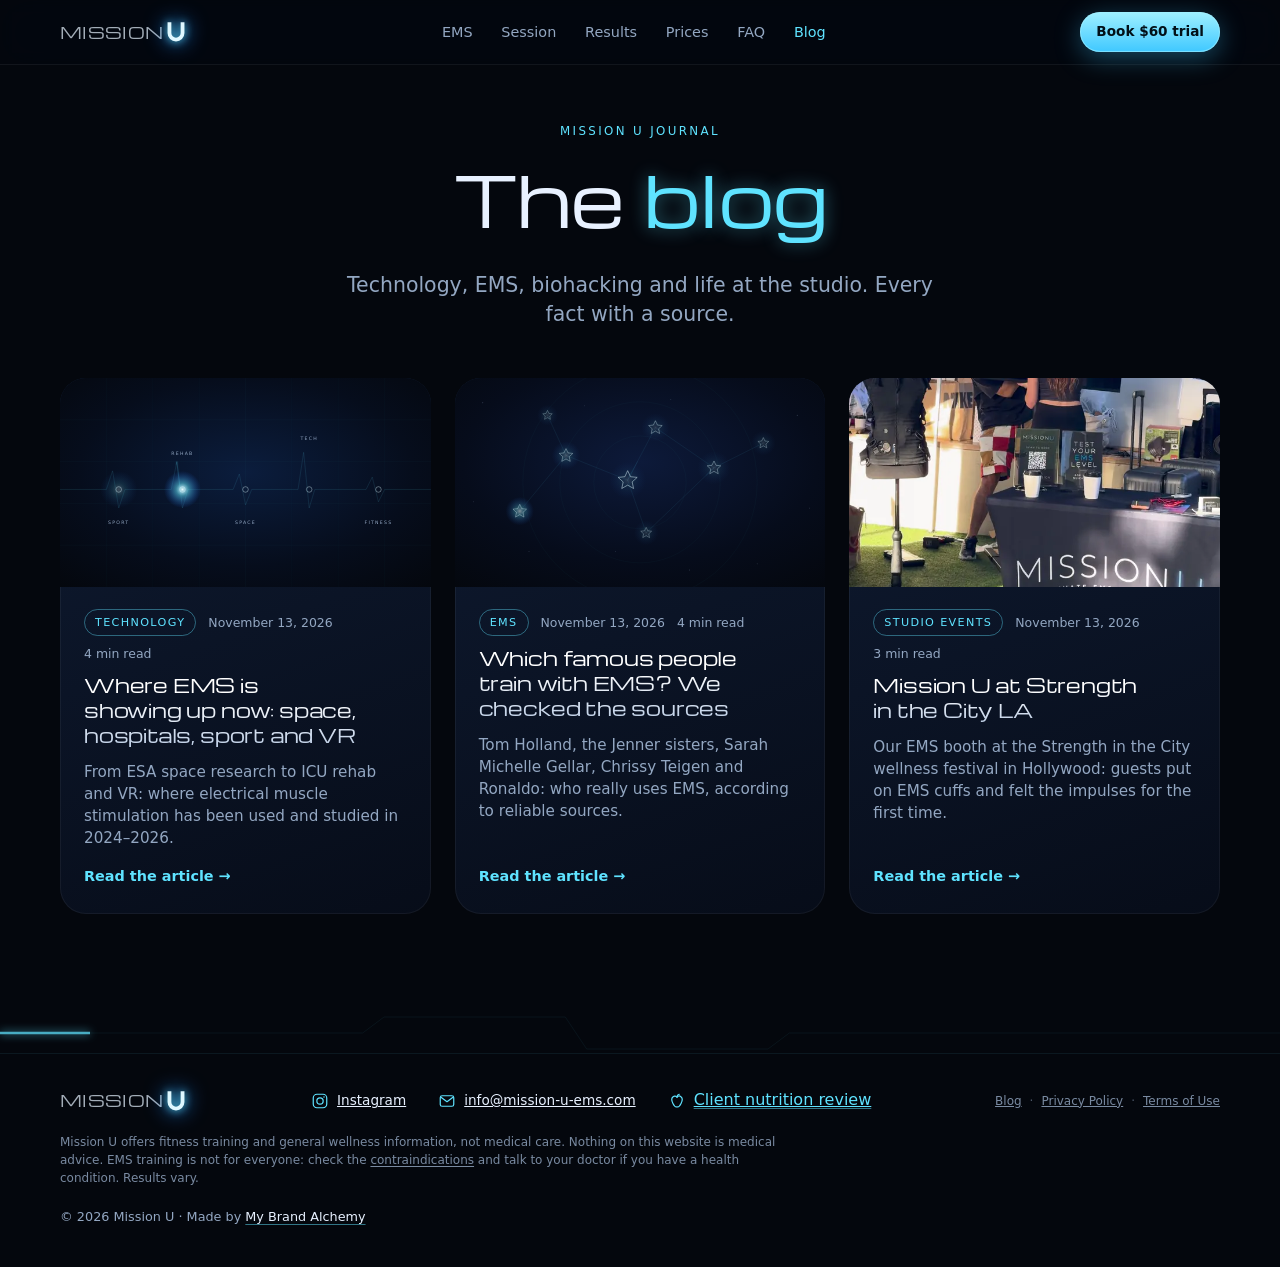
<file: blog/index.html>
<!doctype html>
<html lang="en">
<head>
<meta charset="utf-8">
<meta name="viewport" content="width=device-width, initial-scale=1, viewport-fit=cover">
<title>Blog · Mission U EMS Studio, Hollywood</title>
<meta name="description" content="Notes from Mission U: EMS technology, training science, biohacking and studio events in Hollywood, Los Angeles.">
<link rel="canonical" href="https://mission-u-ems.com/blog/">
<meta name="theme-color" content="#04070d">
<meta property="og:site_name" content="Mission U">
<meta property="og:locale" content="en_US">
<meta property="og:type" content="website">
<meta property="og:title" content="Blog · Mission U EMS Studio, Hollywood">
<meta property="og:description" content="Notes from Mission U: EMS technology, training science, biohacking and studio events in Hollywood, Los Angeles.">
<meta property="og:url" content="https://mission-u-ems.com/blog/">
<meta property="og:image" content="https://mission-u-ems.com/media/og-blog.jpg">
<meta property="og:image:width" content="1200">
<meta property="og:image:height" content="630">
<meta name="twitter:card" content="summary_large_image">
<meta name="twitter:title" content="Blog · Mission U EMS Studio, Hollywood">
<meta name="twitter:description" content="Notes from Mission U: EMS technology, training science, biohacking and studio events in Hollywood, Los Angeles.">
<meta name="twitter:image" content="https://mission-u-ems.com/media/og-blog.jpg">
<link rel="icon" href="/favicon.svg" type="image/svg+xml">
<link rel="preload" href="/fonts/michroma.woff2" as="font" type="font/woff2" crossorigin>
<script>document.documentElement.classList.add('js')</script>
  <script type="module" crossorigin src="/assets/modulepreload-polyfill-B5Qt9EMX.js"></script>
  <script type="module" crossorigin src="/assets/contact-CrO9Xoou.js"></script>
  <script type="module" crossorigin src="/assets/blog-BdBpeFcQ.js"></script>
  <link rel="stylesheet" crossorigin href="/assets/style-ddCgPrU8.css">
</head>
<body>
<a class="skip" href="#main">Skip to content</a>

<header class="nav">
  <a class="logo" href="/" aria-label="Mission U home">
    <span class="logo-word">MISSION</span><svg class="logo-u" viewBox="0 0 40 44" aria-hidden="true"><path d="M8 4v20a12 12 0 0 0 24 0V4" /></svg>
  </a>
  <nav aria-label="Main">
    <a href="/#ems">EMS</a>
    <a href="/#how">Session</a>
    <a href="/#results">Results</a>
    <a href="/#prices">Prices</a>
    <a href="/#faq">FAQ</a>
    <a href="/blog/" aria-current="page">Blog</a>
  </nav>
  <a class="btn btn-sm" href="/#book">Book $60 trial</a>
</header>

<main id="main">
<section class="sec page-top blog-hero" aria-labelledby="blog-t">
  <div class="wrap">
    <div class="head" data-reveal>
      <p class="eyebrow">Mission U Journal</p>
      <h1 id="blog-t">The <span class="hl">blog</span></h1>
      <p class="sub">Technology, EMS, biohacking and life at the studio. Every fact with a source.</p>
    </div>
    <div class="posts">
      <a class="post-card" data-reveal href="/blog/where-ems-is-used-now/">
        <img src="/media/blog/cover-ems-now.svg" width="1200" height="675" loading="lazy" decoding="async" alt="">
        <div class="post-body">
          <div class="post-meta"><span class="tag-pill">Technology</span><time datetime="2026-11-13">November 13, 2026</time><span>4 min read</span></div>
          <h2>Where EMS is showing up now: space, hospitals, sport and VR</h2>
          <p>From ESA space research to ICU rehab and VR: where electrical muscle stimulation has been used and studied in 2024–2026.</p>
          <span class="post-go">Read the article →</span>
        </div>
      </a>
      <a class="post-card" data-reveal href="/blog/famous-people-ems-training/">
        <img src="/media/blog/cover-famous.svg" width="1200" height="675" loading="lazy" decoding="async" alt="">
        <div class="post-body">
          <div class="post-meta"><span class="tag-pill">EMS</span><time datetime="2026-11-13">November 13, 2026</time><span>4 min read</span></div>
          <h2>Which famous people train with EMS? We checked the sources</h2>
          <p>Tom Holland, the Jenner sisters, Sarah Michelle Gellar, Chrissy Teigen and Ronaldo: who really uses EMS, according to reliable sources.</p>
          <span class="post-go">Read the article →</span>
        </div>
      </a>
      <a class="post-card" data-reveal href="/blog/strength-in-the-city-la/">
        <img src="/media/blog/strands/cover-1200.webp" srcset="/media/blog/strands/cover-640.webp 640w, /media/blog/strands/cover-1200.webp 1200w" sizes="(min-width: 960px) 340px, 100vw" width="1200" height="675" loading="lazy" decoding="async" alt="">
        <div class="post-body">
          <div class="post-meta"><span class="tag-pill">Studio events</span><time datetime="2026-11-13">November 13, 2026</time><span>3 min read</span></div>
          <h2>Mission U at Strength in the City LA</h2>
          <p>Our EMS booth at the Strength in the City wellness festival in Hollywood: guests put on EMS cuffs and felt the impulses for the first time.</p>
          <span class="post-go">Read the article →</span>
        </div>
      </a>
    </div>
  </div>
</section>
<div class="pulse" aria-hidden="true"><svg viewBox="0 0 1200 40" preserveAspectRatio="none"><path d="M0 20H340l20-16h170l20 32h170l20-16H1200"/><path class="spark" d="M0 20H340l20-16h170l20 32h170l20-16H1200"/></svg></div>
</main>

<footer class="foot">
  <div class="wrap foot-in">
    <a class="logo" href="/" aria-label="Mission U home"><span class="logo-word">MISSION</span><svg class="logo-u" viewBox="0 0 40 44" aria-hidden="true"><path d="M8 4v20a12 12 0 0 0 24 0V4"/></svg></a>
    <div class="foot-links">
      <a class="foot-ic" href="https://www.instagram.com/mission.u.ems/" target="_blank" rel="noopener" aria-label="Mission U on Instagram (@mission.u.ems)"><svg viewBox="0 0 24 24" aria-hidden="true"><rect x="3" y="3" width="18" height="18" rx="5"/><circle cx="12" cy="12" r="4.2"/><circle class="dot" cx="17.3" cy="6.7" r="1"/></svg><span>Instagram</span></a>
      <a class="foot-ic" href="mailto:info@mission-u-ems.com" aria-label="Email Mission U"><svg viewBox="0 0 24 24" aria-hidden="true"><rect x="3" y="5" width="18" height="14" rx="2.5"/><path d="M4 7l8 6 8-6"/></svg><span>info@mission-u-ems.com</span></a>
      <a class="foot-ic foot-nutri" href="/nutrition/"><svg viewBox="0 0 24 24" aria-hidden="true"><path d="M12 7c-1.2-1.6-3.6-2-5.2-.8C4.6 7.8 4.9 12 6.6 15.4 7.9 18 9.6 20 11 20c.5 0 .7-.3 1-.3s.5.3 1 .3c1.4 0 3.1-2 4.4-4.6 1.7-3.4 2-7.6-.2-9.2-1.6-1.2-4-.8-5.2.8z"/><path d="M12 7c0-2 1-3.5 3-4"/></svg><span>Client nutrition review</span></a>
    </div>
    <nav class="foot-legal" aria-label="Site links"><a class="foot-small" href="/blog/">Blog</a><span class="sep" aria-hidden="true">·</span><a class="foot-small" href="/privacy/">Privacy Policy</a><span class="sep" aria-hidden="true">·</span><a class="foot-small" href="/terms/">Terms of Use</a></nav>
    <p class="foot-note">Mission U offers fitness training and general wellness information, not medical care. Nothing on this website is medical advice. EMS training is not for everyone: check the <a href="/#contraindications">contraindications</a> and talk to your doctor if you have a health condition. Results vary.</p>
    <span class="foot-copy">© 2026 Mission U<span class="sep" aria-hidden="true"> · </span>Made by <a class="foot-credit" href="https://mybrandalchemy.com/" target="_blank" rel="noopener">My Brand Alchemy</a></span>
  </div>
</footer>

</body>
</html>
</file>
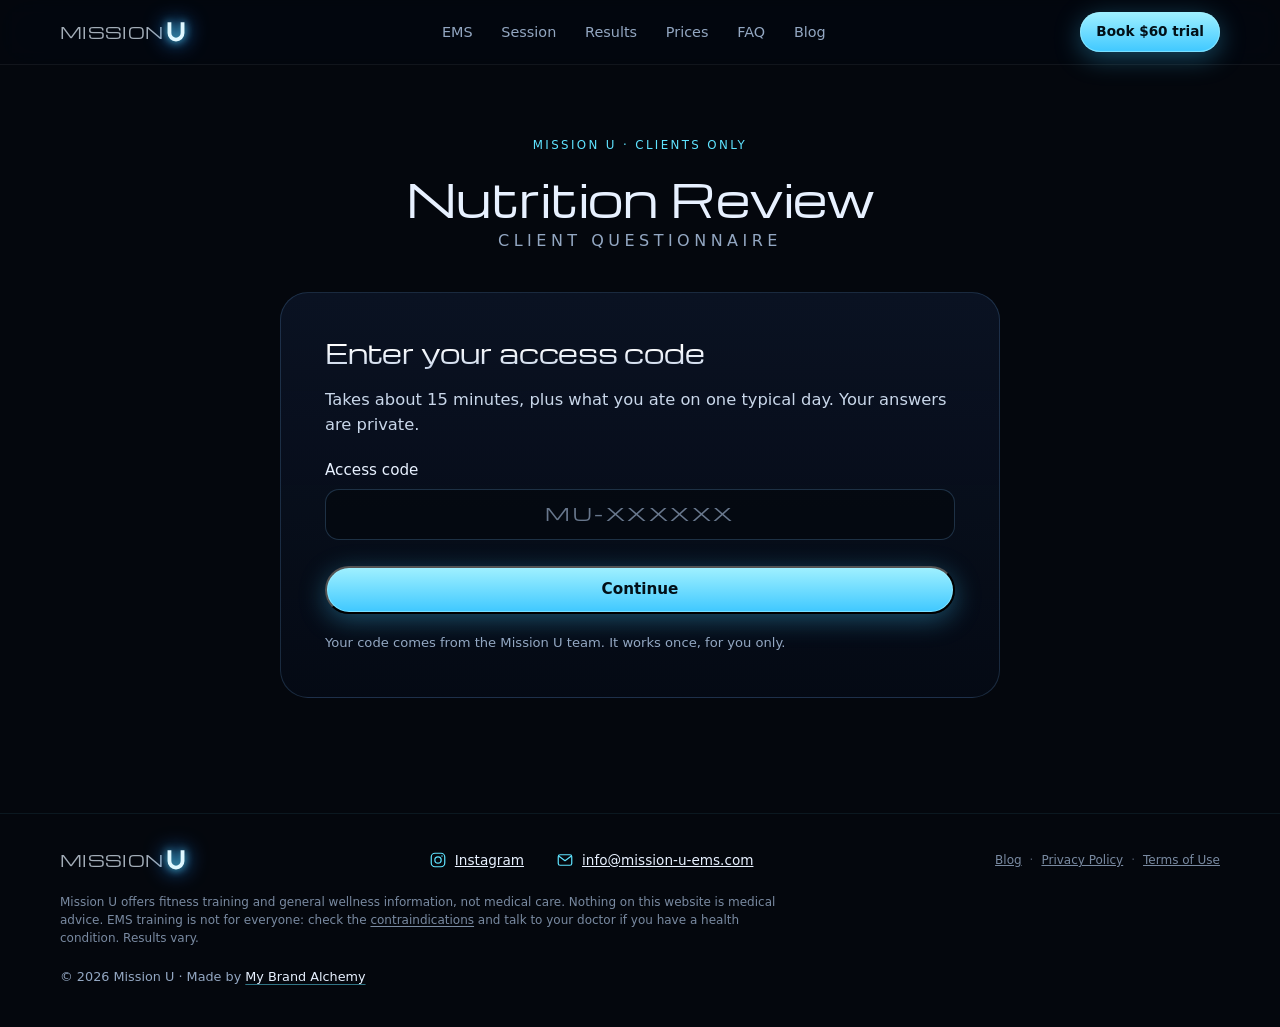
<file: nutrition/index.html>
<!doctype html>
<html lang="en">
<head>
<meta charset="utf-8">
<meta name="viewport" content="width=device-width, initial-scale=1, viewport-fit=cover">
<title>Mission U Nutrition Review: Client Questionnaire</title>
<meta name="description" content="Private questionnaire for Mission U clients with a personal access code.">

<meta name="robots" content="noindex, nofollow">
<meta name="referrer" content="no-referrer">
<meta name="theme-color" content="#04070d">
<link rel="icon" href="/favicon.svg" type="image/svg+xml">
<link rel="preload" href="/fonts/michroma.woff2" as="font" type="font/woff2" crossorigin>
<script>document.documentElement.classList.add('js')</script>
  <script type="module" crossorigin src="/assets/nutrition-Y5cMcM9D.js"></script>
  <link rel="modulepreload" crossorigin href="/assets/modulepreload-polyfill-B5Qt9EMX.js">
  <link rel="modulepreload" crossorigin href="/assets/nutrition-config-Ud60GscK.js">
  <link rel="stylesheet" crossorigin href="/assets/style-ddCgPrU8.css">
</head>
<body>
<a class="skip" href="#main">Skip to content</a>

<header class="nav">
  <a class="logo" href="/" aria-label="Mission U home">
    <span class="logo-word">MISSION</span><svg class="logo-u" viewBox="0 0 40 44" aria-hidden="true"><path d="M8 4v20a12 12 0 0 0 24 0V4" /></svg>
  </a>
  <nav aria-label="Main">
    <a href="/#ems">EMS</a>
    <a href="/#how">Session</a>
    <a href="/#results">Results</a>
    <a href="/#prices">Prices</a>
    <a href="/#faq">FAQ</a>
    <a href="/blog/">Blog</a>
  </nav>
  <a class="btn btn-sm" href="/#book">Book $60 trial</a>
</header>

<main id="main" class="nf-page">
  <div class="nf">
    <header class="nf-head">
      <p class="eyebrow">Mission U · Clients only</p>
      <h1>Nutrition Review<span>Client Questionnaire</span></h1>
    </header>

    
    <section class="nf-card" id="gate" aria-labelledby="gate-t">
      <h2 id="gate-t" class="nf-h">Enter your access code</h2>
      <p class="nf-lead">Takes about 15 minutes, plus what you ate on one typical day. Your answers are private.</p>
      <form id="gate-form" novalidate>
        <div class="f">
          <label class="f-l" for="code">Access code</label>
          <input class="nf-in in-code" id="code" name="code" type="text" inputmode="text" autocomplete="off" autocapitalize="characters" spellcheck="false" minlength="6" maxlength="12" required placeholder="MU-XXXXXX">
          <p class="f-err" id="gate-err" role="alert" hidden></p>
        </div>
        <button class="btn nf-go" type="submit">Continue</button>
      </form>
      <p class="nf-fine">Your code comes from the Mission U team. It works once, for you only.</p>
    </section>

    
    <section class="nf-card" id="wizard" aria-labelledby="step-t" hidden>
      <div class="nf-progress">
        <p class="nf-count" aria-live="polite"><span id="step-n">Step 1 of 8</span> · <b id="step-name"></b></p>
        <ol class="nf-bar" id="step-bar" aria-hidden="true"></ol>
      </div>
      <p class="nf-restored" id="restored" hidden>We restored your saved answers. <button type="button" class="nf-link" id="start-over">Start over</button></p>
      <form id="nf-form" novalidate autocomplete="on">
        <h2 id="step-t" class="nf-h" tabindex="-1"></h2>
        <div id="step-body"></div>
        
        <div class="hp" aria-hidden="true"><label for="website">Website</label><input id="website" name="website" type="text" tabindex="-1" autocomplete="off"></div>
        <p class="f-err nf-send-err" id="send-err" role="alert" hidden></p>
        <div class="nf-nav">
          <button class="btn btn-ghost" type="button" id="back">Back</button>
          <button class="btn" type="submit" id="next">Next</button>
        </div>
      </form>
      <p class="nf-fine">Your answers are saved on this device until you send the form, so you can close the page and come back. <button type="button" class="nf-link" id="clear-draft">Clear saved answers</button></p>
    </section>

    
    <section class="nf-card nf-end" id="stop" hidden aria-labelledby="stop-t">
      <h2 id="stop-t" class="nf-h" tabindex="-1">Thanks for your interest!</h2>
      <p class="nf-lead">The Nutrition Review is for adult Mission U clients only. If you are under 18, please talk to your parent and your doctor about nutrition.</p>
      <div class="nf-nav">
        <button class="btn btn-ghost" type="button" id="stop-back">I entered the wrong date</button>
        <a class="btn" href="/">Back to Mission U</a>
      </div>
    </section>

    
    <section class="nf-card nf-end" id="thanks" hidden aria-labelledby="thanks-t">
      <svg class="nf-tick" viewBox="0 0 64 64" aria-hidden="true"><circle cx="32" cy="32" r="30"/><path d="M19 33l9 9 17-19"/></svg>
      <h2 id="thanks-t" class="nf-h" tabindex="-1">Thank you<span id="thanks-name"></span>!</h2>
      <p class="nf-lead">Your questionnaire is in. We've sent a confirmation to your email. We'll go through your answers and email you your Nutrition Review.</p>
      <p class="nf-fine">Have meal photos or a body-composition scan? Just reply to the confirmation email and attach them.</p>
      <div class="nf-nav"><a class="btn" href="/">Back to Mission U</a></div>
    </section>
  </div>
</main>


<template id="legal">
  <div class="nf-legal">
    <h3>Disclaimer</h3>
    <p><b>Not medical advice.</b> The Nutrition Review is general healthy-eating guidance from a fitness studio, prepared by a NASM-certified trainer. It is not medical advice, diagnosis or treatment and does not replace your doctor. If you have a health condition, are pregnant or take medication, check any changes with your doctor first.</p>
  </div>
</template>

<footer class="foot">
  <div class="wrap foot-in">
    <a class="logo" href="/" aria-label="Mission U home"><span class="logo-word">MISSION</span><svg class="logo-u" viewBox="0 0 40 44" aria-hidden="true"><path d="M8 4v20a12 12 0 0 0 24 0V4"/></svg></a>
    <div class="foot-links">
      <a class="foot-ic" href="https://www.instagram.com/mission.u.ems/" target="_blank" rel="noopener" aria-label="Mission U on Instagram (@mission.u.ems)"><svg viewBox="0 0 24 24" aria-hidden="true"><rect x="3" y="3" width="18" height="18" rx="5"/><circle cx="12" cy="12" r="4.2"/><circle class="dot" cx="17.3" cy="6.7" r="1"/></svg><span>Instagram</span></a>
      <a class="foot-ic" href="mailto:info@mission-u-ems.com" aria-label="Email Mission U"><svg viewBox="0 0 24 24" aria-hidden="true"><rect x="3" y="5" width="18" height="14" rx="2.5"/><path d="M4 7l8 6 8-6"/></svg><span>info@mission-u-ems.com</span></a>
    </div>
    <nav class="foot-legal" aria-label="Site links"><a class="foot-small" href="/blog/">Blog</a><span class="sep" aria-hidden="true">·</span><a class="foot-small" href="/privacy/">Privacy Policy</a><span class="sep" aria-hidden="true">·</span><a class="foot-small" href="/terms/">Terms of Use</a></nav>
    <p class="foot-note">Mission U offers fitness training and general wellness information, not medical care. Nothing on this website is medical advice. EMS training is not for everyone: check the <a href="/#contraindications">contraindications</a> and talk to your doctor if you have a health condition. Results vary.</p>
    <span class="foot-copy">© 2026 Mission U<span class="sep" aria-hidden="true"> · </span>Made by <a class="foot-credit" href="https://mybrandalchemy.com/" target="_blank" rel="noopener">My Brand Alchemy</a></span>
  </div>
</footer>

</body>
</html>
</file>
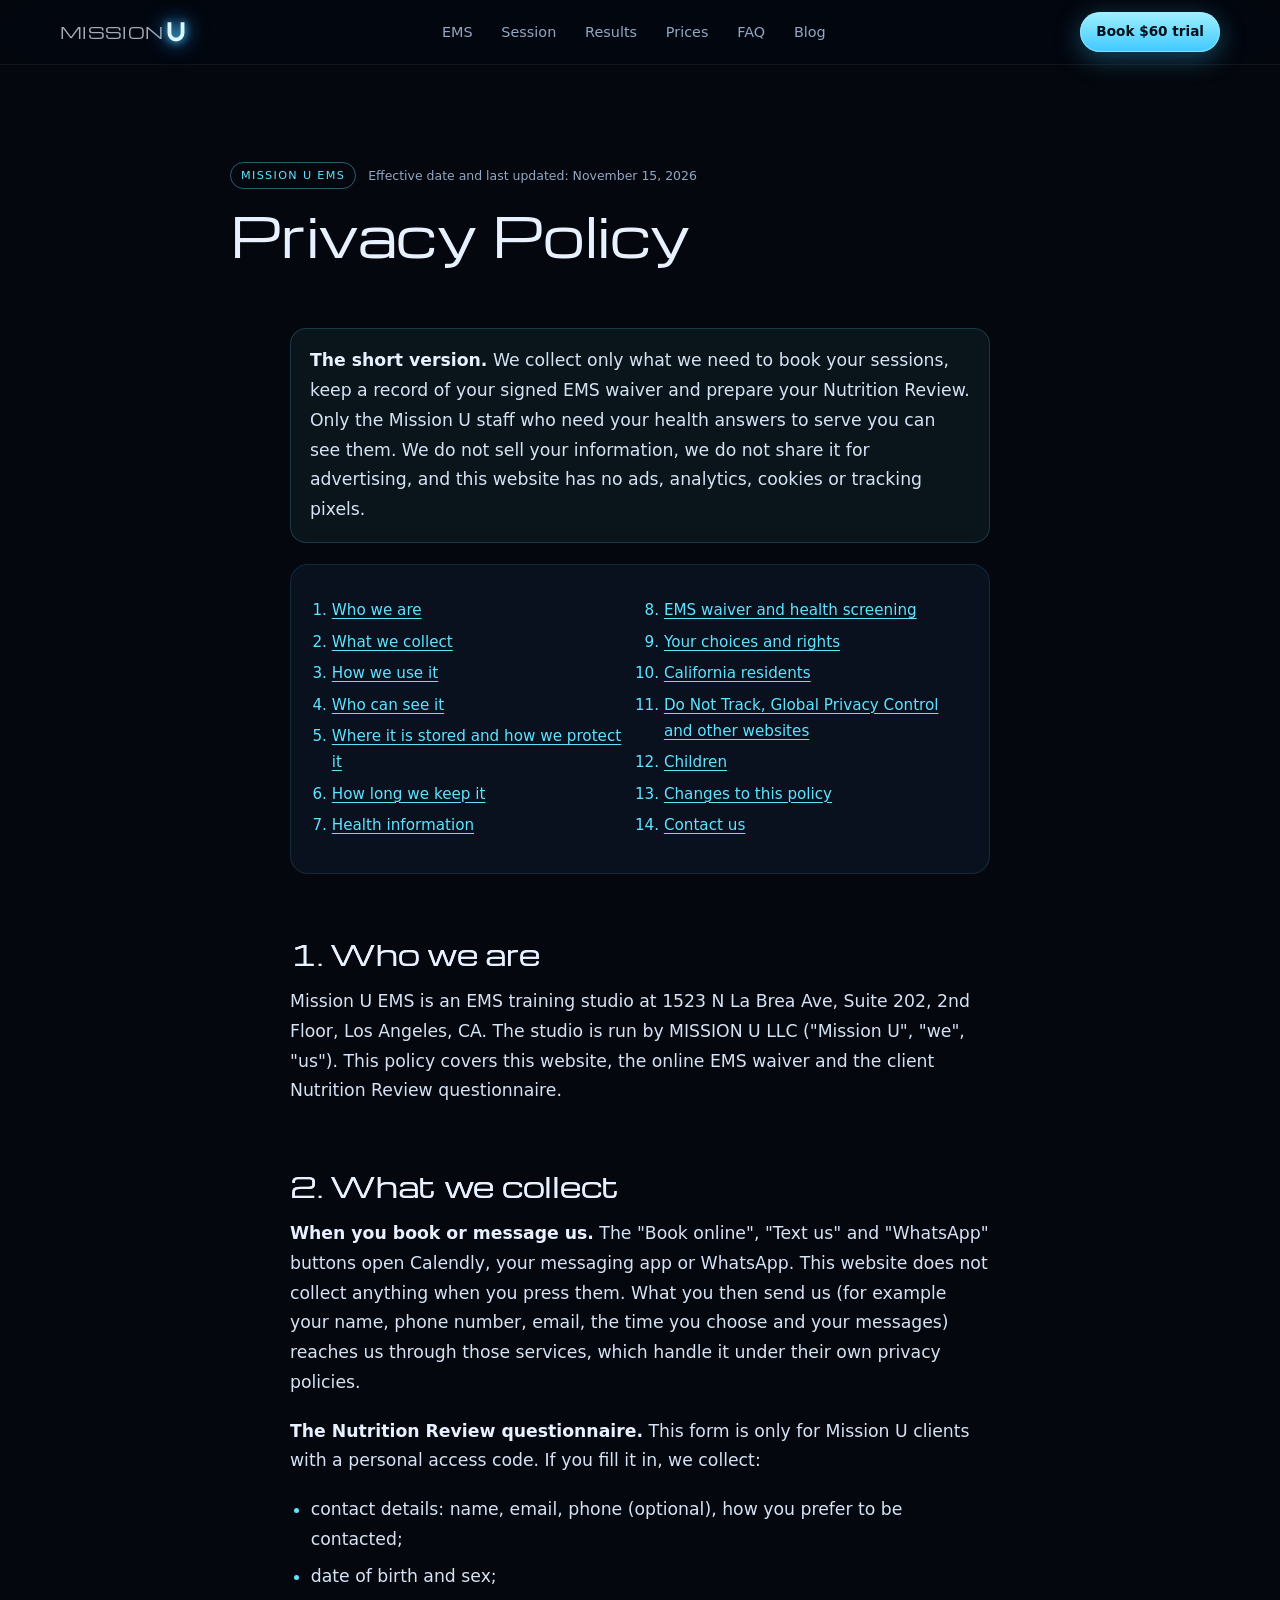
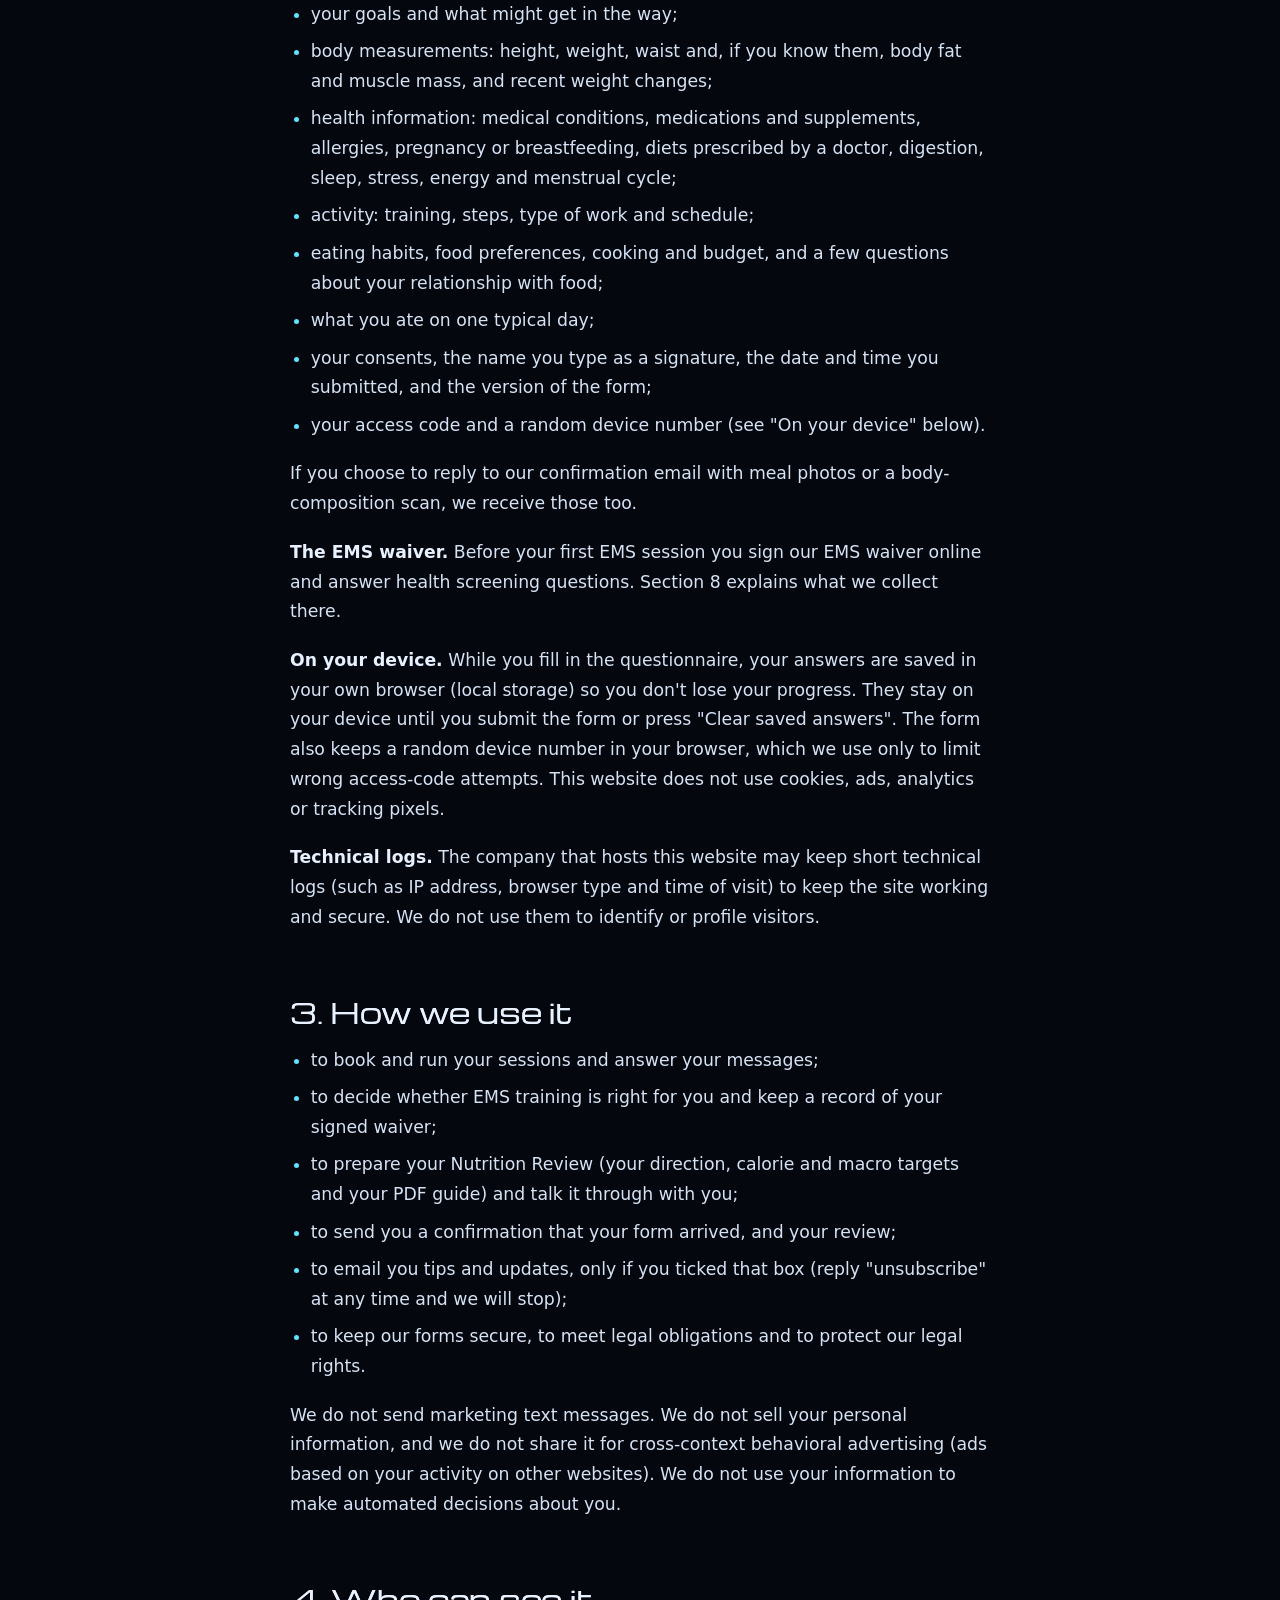
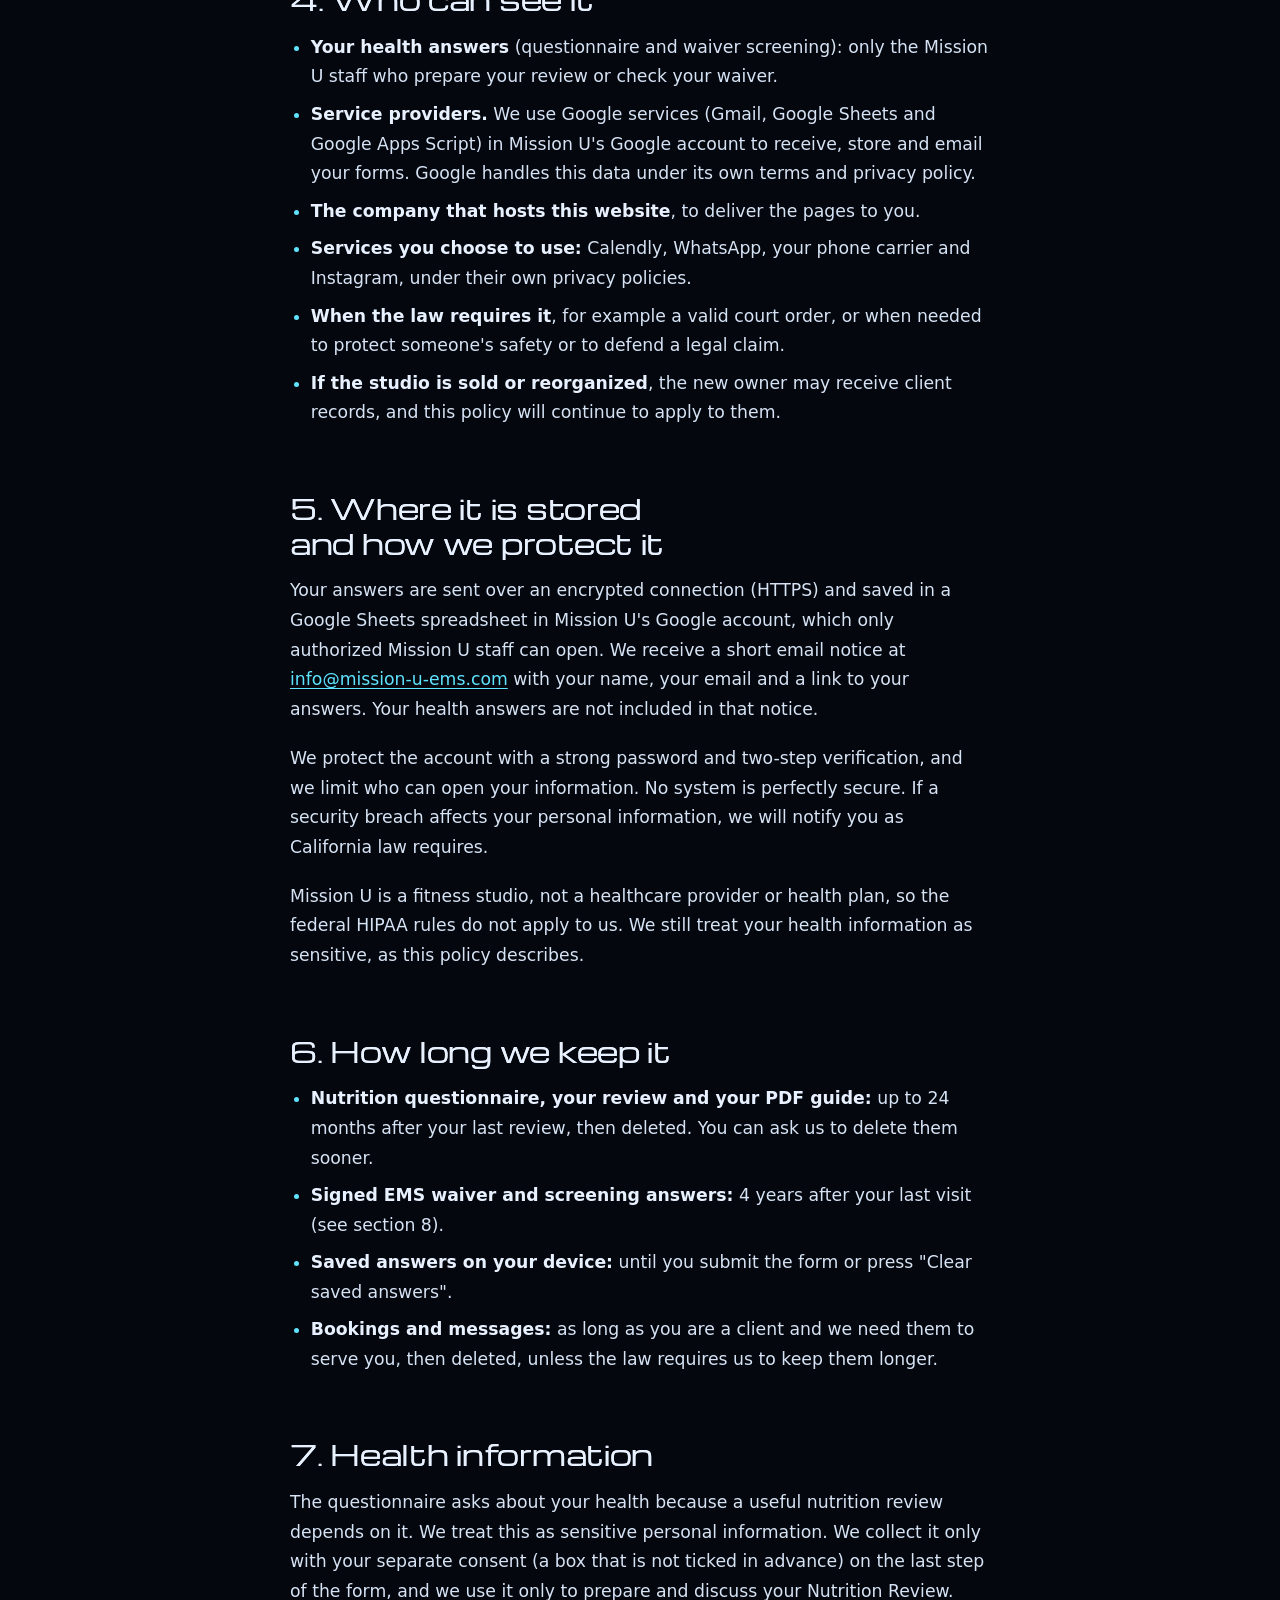
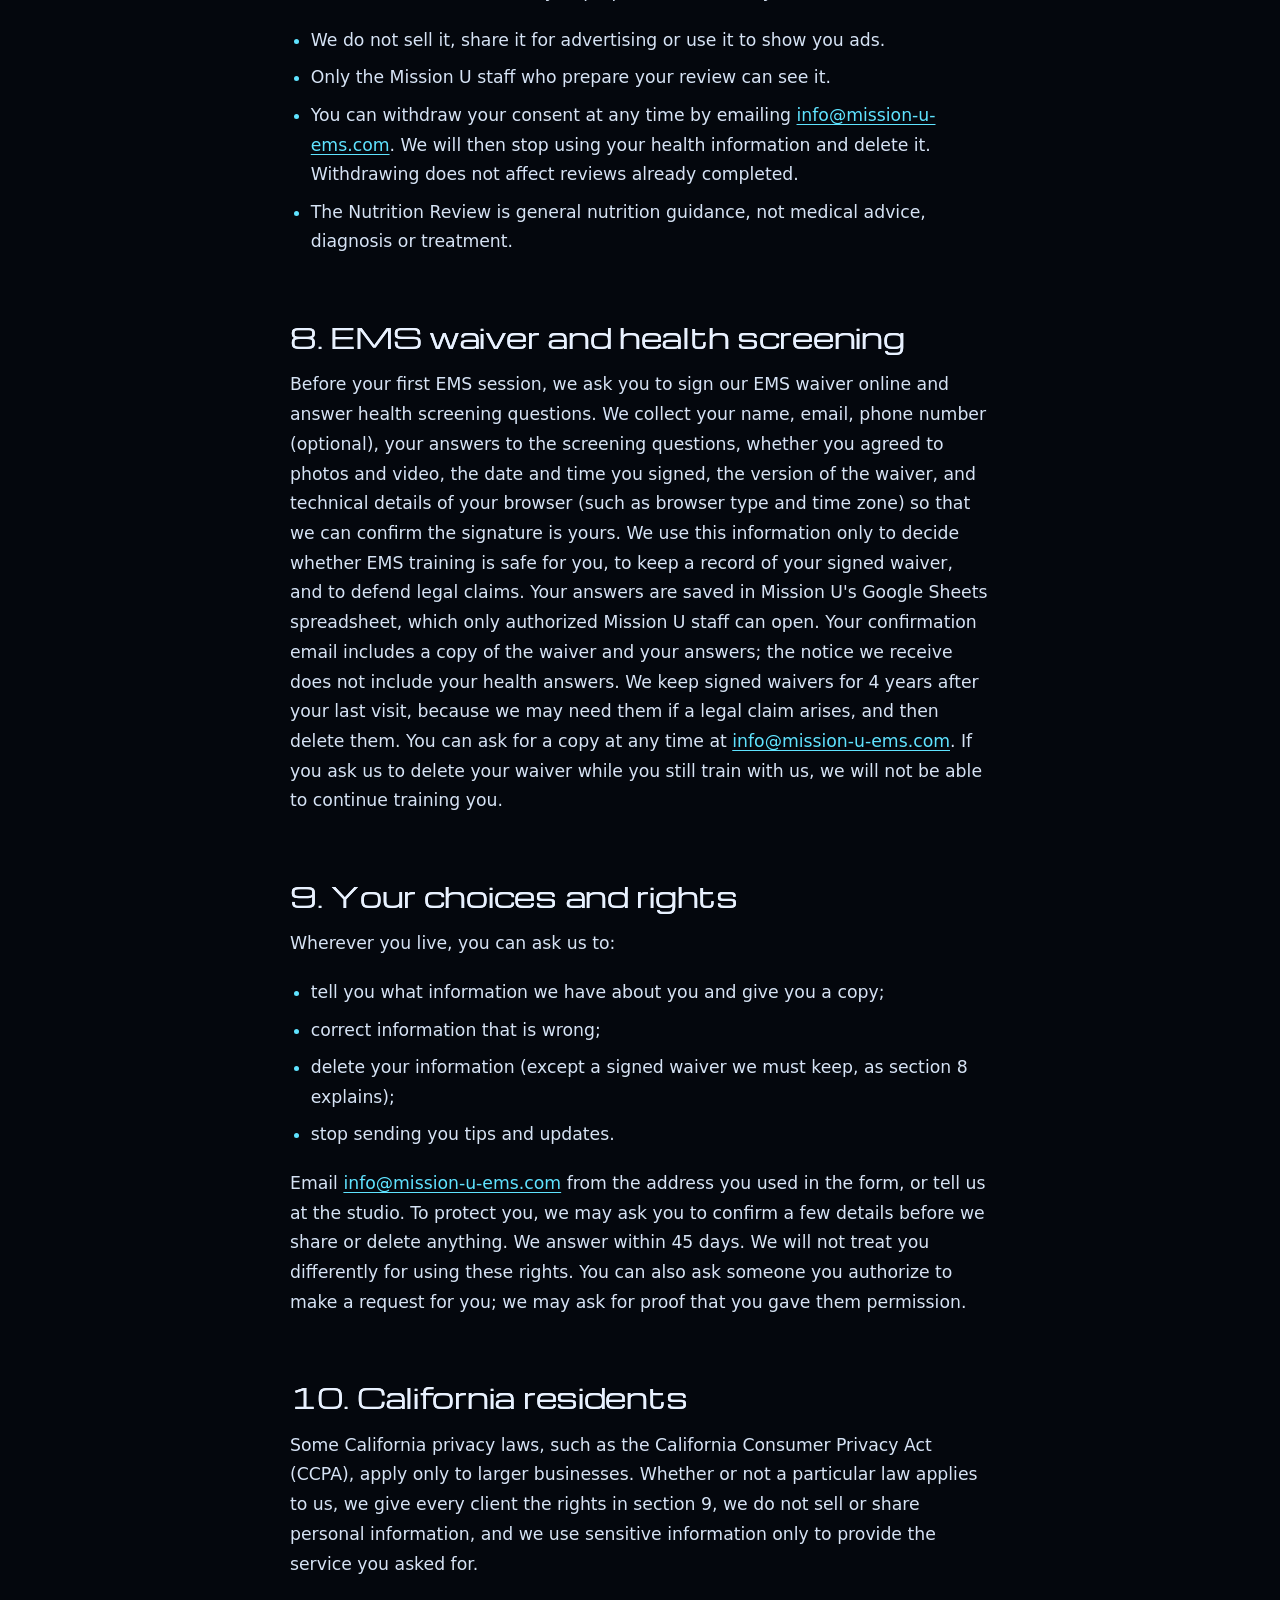
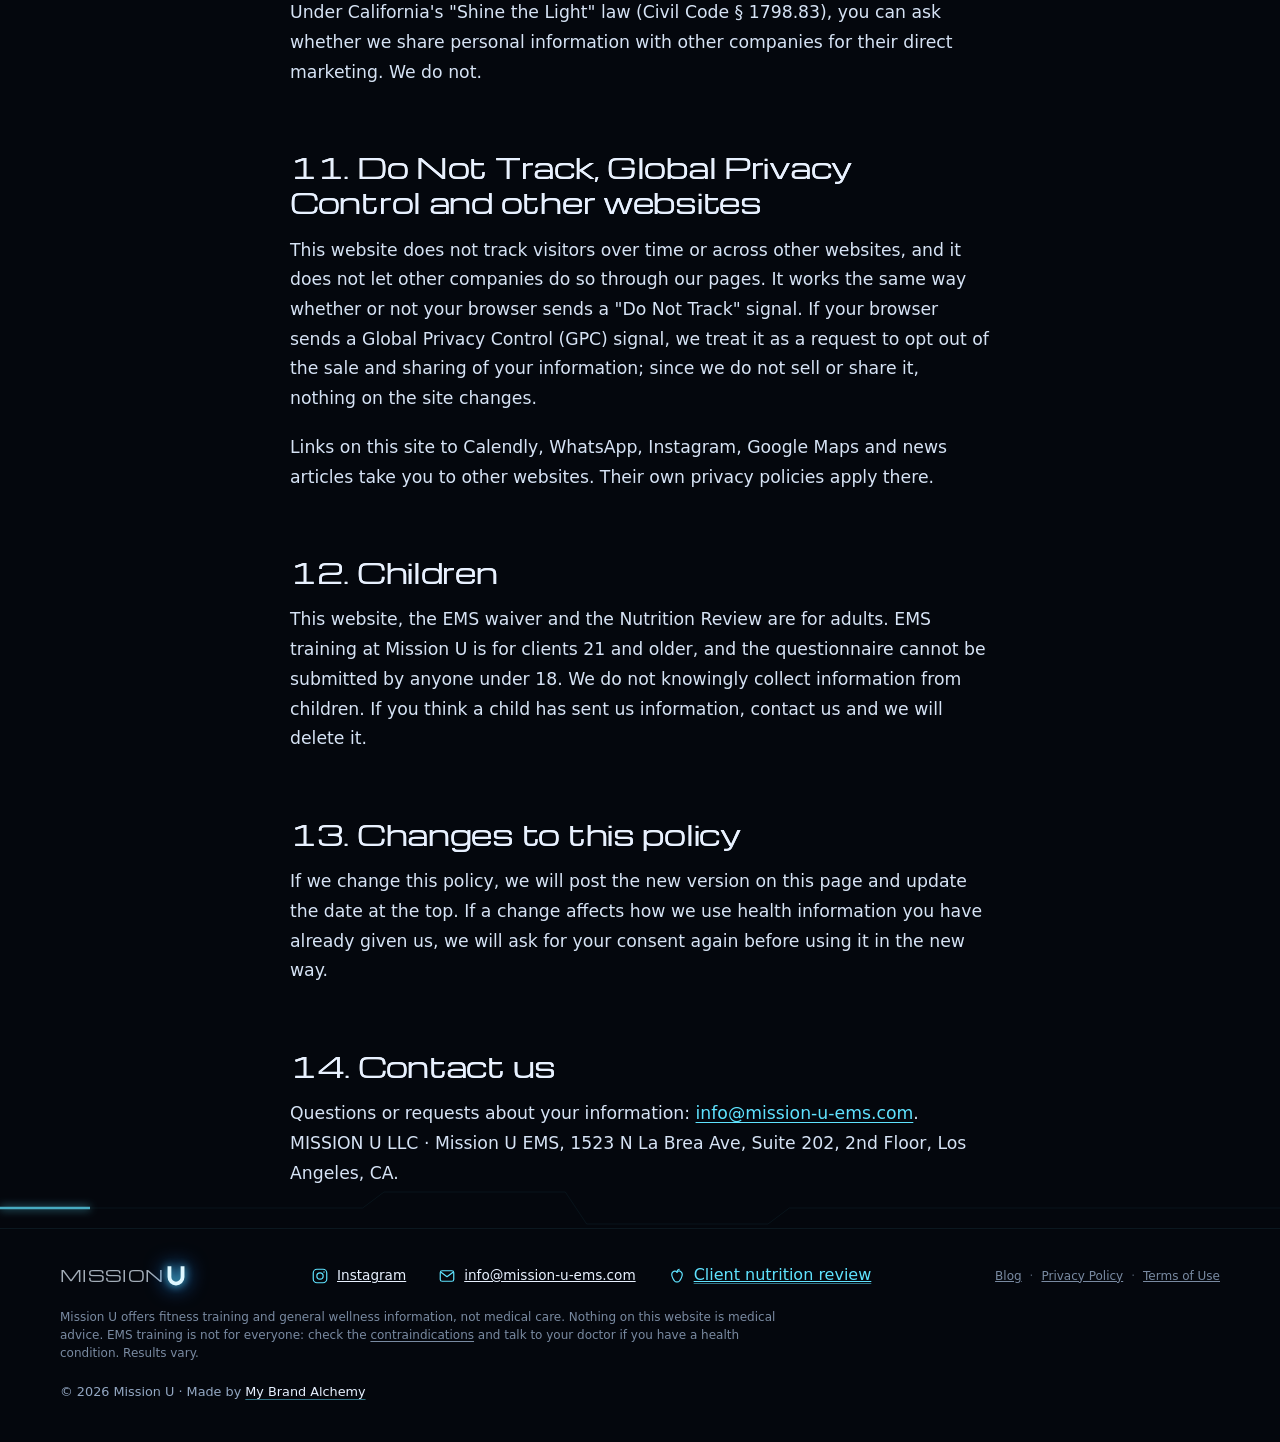
<file: privacy/index.html>
<!doctype html>
<html lang="en">
<head>
<meta charset="utf-8">
<meta name="viewport" content="width=device-width, initial-scale=1, viewport-fit=cover">
<title>Privacy Policy · Mission U EMS Studio, Hollywood</title>
<meta name="description" content="How Mission U EMS collects, uses, stores and protects your information, including the health information in the client Nutrition Review questionnaire and the EMS waiver.">

<link rel="canonical" href="https://mission-u-ems.com/privacy/">
<meta name="theme-color" content="#04070d">
<meta property="og:site_name" content="Mission U">
<meta property="og:locale" content="en_US">
<meta property="og:type" content="website">
<meta property="og:title" content="Privacy Policy · Mission U EMS Studio, Hollywood">
<meta property="og:description" content="How Mission U EMS collects, uses, stores and protects your information, including the health information in the client Nutrition Review questionnaire and the EMS waiver.">
<meta property="og:url" content="https://mission-u-ems.com/privacy/">
<meta property="og:image" content="https://mission-u-ems.com/media/og-home.jpg">
<meta property="og:image:width" content="1200">
<meta property="og:image:height" content="630">
<meta name="twitter:card" content="summary_large_image">
<meta name="twitter:title" content="Privacy Policy · Mission U EMS Studio, Hollywood">
<meta name="twitter:description" content="How Mission U EMS collects, uses, stores and protects your information, including the health information in the client Nutrition Review questionnaire and the EMS waiver.">
<meta name="twitter:image" content="https://mission-u-ems.com/media/og-home.jpg">
<link rel="icon" href="/favicon.svg" type="image/svg+xml">
<link rel="preload" href="/fonts/michroma.woff2" as="font" type="font/woff2" crossorigin>
<script>document.documentElement.classList.add('js')</script>
  <script type="module" crossorigin src="/assets/modulepreload-polyfill-B5Qt9EMX.js"></script>
  <script type="module" crossorigin src="/assets/contact-CrO9Xoou.js"></script>
  <script type="module" crossorigin src="/assets/blog-BdBpeFcQ.js"></script>
  <link rel="stylesheet" crossorigin href="/assets/style-ddCgPrU8.css">
</head>
<body>
<a class="skip" href="#main">Skip to content</a>

<header class="nav">
  <a class="logo" href="/" aria-label="Mission U home">
    <span class="logo-word">MISSION</span><svg class="logo-u" viewBox="0 0 40 44" aria-hidden="true"><path d="M8 4v20a12 12 0 0 0 24 0V4" /></svg>
  </a>
  <nav aria-label="Main">
    <a href="/#ems">EMS</a>
    <a href="/#how">Session</a>
    <a href="/#results">Results</a>
    <a href="/#prices">Prices</a>
    <a href="/#faq">FAQ</a>
    <a href="/blog/">Blog</a>
  </nav>
  <a class="btn btn-sm" href="/#book">Book $60 trial</a>
</header>

<main id="main">
<article class="art policy">
  <header class="art-head">
    <div class="post-meta art-meta"><span class="tag-pill">Mission U EMS</span><span>Effective date and last updated: <time datetime="2026-11-15">November 15, 2026</time></span></div>
    <h1>Privacy Policy</h1>
  </header>

  <div class="prose">
    <p class="policy-box"><strong>The short version.</strong> We collect only what we need to book your sessions, keep a record of your signed EMS waiver and prepare your Nutrition Review. Only the Mission U staff who need your health answers to serve you can see them. We do not sell your information, we do not share it for advertising, and this website has no ads, analytics, cookies or tracking pixels.</p>

    <nav class="policy-toc" aria-label="On this page">
      <ol>
        <li><a href="#s1">Who we are</a></li>
        <li><a href="#s2">What we collect</a></li>
        <li><a href="#s3">How we use it</a></li>
        <li><a href="#s4">Who can see it</a></li>
        <li><a href="#s5">Where it is stored and how we protect it</a></li>
        <li><a href="#s6">How long we keep it</a></li>
        <li><a href="#s7">Health information</a></li>
        <li><a href="#s8">EMS waiver and health screening</a></li>
        <li><a href="#s9">Your choices and rights</a></li>
        <li><a href="#s10">California residents</a></li>
        <li><a href="#s11">Do Not Track, Global Privacy Control and other websites</a></li>
        <li><a href="#s12">Children</a></li>
        <li><a href="#s13">Changes to this policy</a></li>
        <li><a href="#s14">Contact us</a></li>
      </ol>
    </nav>

    <h2 id="s1">1. Who we are</h2>
    <p>Mission U EMS is an EMS training studio at 1523 N La Brea Ave, Suite 202, 2nd Floor, Los Angeles, CA. The studio is run by MISSION U LLC ("Mission U", "we", "us"). This policy covers this website, the online EMS waiver and the client Nutrition Review questionnaire.</p>
    <h2 id="s2">2. What we collect</h2>
    <p><strong>When you book or message us.</strong> The "Book online", "Text us" and "WhatsApp" buttons open Calendly, your messaging app or WhatsApp. This website does not collect anything when you press them. What you then send us (for example your name, phone number, email, the time you choose and your messages) reaches us through those services, which handle it under their own privacy policies.</p>
    <p><strong>The Nutrition Review questionnaire.</strong> This form is only for Mission U clients with a personal access code. If you fill it in, we collect:</p>
    <ul>
      <li>contact details: name, email, phone (optional), how you prefer to be contacted;</li>
      <li>date of birth and sex;</li>
      <li>your goals and what might get in the way;</li>
      <li>body measurements: height, weight, waist and, if you know them, body fat and muscle mass, and recent weight changes;</li>
      <li>health information: medical conditions, medications and supplements, allergies, pregnancy or breastfeeding, diets prescribed by a doctor, digestion, sleep, stress, energy and menstrual cycle;</li>
      <li>activity: training, steps, type of work and schedule;</li>
      <li>eating habits, food preferences, cooking and budget, and a few questions about your relationship with food;</li>
      <li>what you ate on one typical day;</li>
      <li>your consents, the name you type as a signature, the date and time you submitted, and the version of the form;</li>
      <li>your access code and a random device number (see "On your device" below).</li>
    </ul>
    <p>If you choose to reply to our confirmation email with meal photos or a body-composition scan, we receive those too.</p>
    <p><strong>The EMS waiver.</strong> Before your first EMS session you sign our EMS waiver online and answer health screening questions. Section 8 explains what we collect there.</p>
    <p><strong>On your device.</strong> While you fill in the questionnaire, your answers are saved in your own browser (local storage) so you don't lose your progress. They stay on your device until you submit the form or press "Clear saved answers". The form also keeps a random device number in your browser, which we use only to limit wrong access-code attempts. This website does not use cookies, ads, analytics or tracking pixels.</p>
    <p><strong>Technical logs.</strong> The company that hosts this website may keep short technical logs (such as IP address, browser type and time of visit) to keep the site working and secure. We do not use them to identify or profile visitors.</p>
    <h2 id="s3">3. How we use it</h2>
    <ul>
      <li>to book and run your sessions and answer your messages;</li>
      <li>to decide whether EMS training is right for you and keep a record of your signed waiver;</li>
      <li>to prepare your Nutrition Review (your direction, calorie and macro targets and your PDF guide) and talk it through with you;</li>
      <li>to send you a confirmation that your form arrived, and your review;</li>
      <li>to email you tips and updates, only if you ticked that box (reply "unsubscribe" at any time and we will stop);</li>
      <li>to keep our forms secure, to meet legal obligations and to protect our legal rights.</li>
    </ul>
    <p>We do not send marketing text messages. We do not sell your personal information, and we do not share it for cross-context behavioral advertising (ads based on your activity on other websites). We do not use your information to make automated decisions about you.</p>
    <h2 id="s4">4. Who can see it</h2>
    <ul>
      <li><strong>Your health answers</strong> (questionnaire and waiver screening): only the Mission U staff who prepare your review or check your waiver.</li>
      <li><strong>Service providers.</strong> We use Google services (Gmail, Google Sheets and Google Apps Script) in Mission U's Google account to receive, store and email your forms. Google handles this data under its own terms and privacy policy.</li>
      <li><strong>The company that hosts this website</strong>, to deliver the pages to you.</li>
      <li><strong>Services you choose to use:</strong> Calendly, WhatsApp, your phone carrier and Instagram, under their own privacy policies.</li>
      <li><strong>When the law requires it</strong>, for example a valid court order, or when needed to protect someone's safety or to defend a legal claim.</li>
      <li><strong>If the studio is sold or reorganized</strong>, the new owner may receive client records, and this policy will continue to apply to them.</li>
    </ul>
    <h2 id="s5">5. Where it is stored and how we protect it</h2>
    <p>Your answers are sent over an encrypted connection (HTTPS) and saved in a Google Sheets spreadsheet in Mission U's Google account, which only authorized Mission U staff can open. We receive a short email notice at <a href="mailto:info@mission-u-ems.com">info@mission-u-ems.com</a> with your name, your email and a link to your answers. Your health answers are not included in that notice.</p>
    <p>We protect the account with a strong password and two-step verification, and we limit who can open your information. No system is perfectly secure. If a security breach affects your personal information, we will notify you as California law requires.</p>
    <p>Mission U is a fitness studio, not a healthcare provider or health plan, so the federal HIPAA rules do not apply to us. We still treat your health information as sensitive, as this policy describes.</p>
    <h2 id="s6">6. How long we keep it</h2>
    <ul>
      <li><strong>Nutrition questionnaire, your review and your PDF guide:</strong> up to 24 months after your last review, then deleted. You can ask us to delete them sooner.</li>
      <li><strong>Signed EMS waiver and screening answers:</strong> 4 years after your last visit (see section 8).</li>
      <li><strong>Saved answers on your device:</strong> until you submit the form or press "Clear saved answers".</li>
      <li><strong>Bookings and messages:</strong> as long as you are a client and we need them to serve you, then deleted, unless the law requires us to keep them longer.</li>
    </ul>
    <h2 id="s7">7. Health information</h2>
    <p>The questionnaire asks about your health because a useful nutrition review depends on it. We treat this as sensitive personal information. We collect it only with your separate consent (a box that is not ticked in advance) on the last step of the form, and we use it only to prepare and discuss your Nutrition Review.</p>
    <ul>
      <li>We do not sell it, share it for advertising or use it to show you ads.</li>
      <li>Only the Mission U staff who prepare your review can see it.</li>
      <li>You can withdraw your consent at any time by emailing <a href="mailto:info@mission-u-ems.com">info@mission-u-ems.com</a>. We will then stop using your health information and delete it. Withdrawing does not affect reviews already completed.</li>
      <li>The Nutrition Review is general nutrition guidance, not medical advice, diagnosis or treatment.</li>
    </ul>
    <h2 id="s8">8. EMS waiver and health screening</h2>
    <p>Before your first EMS session, we ask you to sign our EMS waiver online and answer health screening questions. We collect your name, email, phone number (optional), your answers to the screening questions, whether you agreed to photos and video, the date and time you signed, the version of the waiver, and technical details of your browser (such as browser type and time zone) so that we can confirm the signature is yours. We use this information only to decide whether EMS training is safe for you, to keep a record of your signed waiver, and to defend legal claims. Your answers are saved in Mission U's Google Sheets spreadsheet, which only authorized Mission U staff can open. Your confirmation email includes a copy of the waiver and your answers; the notice we receive does not include your health answers. We keep signed waivers for 4 years after your last visit, because we may need them if a legal claim arises, and then delete them. You can ask for a copy at any time at <a href="mailto:info@mission-u-ems.com">info@mission-u-ems.com</a>. If you ask us to delete your waiver while you still train with us, we will not be able to continue training you.</p>
    <h2 id="s9">9. Your choices and rights</h2>
    <p>Wherever you live, you can ask us to:</p>
    <ul>
      <li>tell you what information we have about you and give you a copy;</li>
      <li>correct information that is wrong;</li>
      <li>delete your information (except a signed waiver we must keep, as section 8 explains);</li>
      <li>stop sending you tips and updates.</li>
    </ul>
    <p>Email <a href="mailto:info@mission-u-ems.com">info@mission-u-ems.com</a> from the address you used in the form, or tell us at the studio. To protect you, we may ask you to confirm a few details before we share or delete anything. We answer within 45 days. We will not treat you differently for using these rights. You can also ask someone you authorize to make a request for you; we may ask for proof that you gave them permission.</p>
    <h2 id="s10">10. California residents</h2>
    <p>Some California privacy laws, such as the California Consumer Privacy Act (CCPA), apply only to larger businesses. Whether or not a particular law applies to us, we give every client the rights in section 9, we do not sell or share personal information, and we use sensitive information only to provide the service you asked for.</p>
    <p>Under California's "Shine the Light" law (Civil Code § 1798.83), you can ask whether we share personal information with other companies for their direct marketing. We do not.</p>
    <h2 id="s11">11. Do Not Track, Global Privacy Control and other websites</h2>
    <p>This website does not track visitors over time or across other websites, and it does not let other companies do so through our pages. It works the same way whether or not your browser sends a "Do Not Track" signal. If your browser sends a Global Privacy Control (GPC) signal, we treat it as a request to opt out of the sale and sharing of your information; since we do not sell or share it, nothing on the site changes.</p>
    <p>Links on this site to Calendly, WhatsApp, Instagram, Google Maps and news articles take you to other websites. Their own privacy policies apply there.</p>
    <h2 id="s12">12. Children</h2>
    <p>This website, the EMS waiver and the Nutrition Review are for adults. EMS training at Mission U is for clients 21 and older, and the questionnaire cannot be submitted by anyone under 18. We do not knowingly collect information from children. If you think a child has sent us information, contact us and we will delete it.</p>
    <h2 id="s13">13. Changes to this policy</h2>
    <p>If we change this policy, we will post the new version on this page and update the date at the top. If a change affects how we use health information you have already given us, we will ask for your consent again before using it in the new way.</p>
    <h2 id="s14">14. Contact us</h2>
    <p>Questions or requests about your information: <a href="mailto:info@mission-u-ems.com">info@mission-u-ems.com</a>.<br>
    MISSION U LLC · Mission U EMS, 1523 N La Brea Ave, Suite 202, 2nd Floor, Los Angeles, CA.</p>
  </div>
</article>

<div class="pulse" aria-hidden="true"><svg viewBox="0 0 1200 40" preserveAspectRatio="none"><path d="M0 20H340l20-16h170l20 32h170l20-16H1200"/><path class="spark" d="M0 20H340l20-16h170l20 32h170l20-16H1200"/></svg></div>
</main>

<footer class="foot">
  <div class="wrap foot-in">
    <a class="logo" href="/" aria-label="Mission U home"><span class="logo-word">MISSION</span><svg class="logo-u" viewBox="0 0 40 44" aria-hidden="true"><path d="M8 4v20a12 12 0 0 0 24 0V4"/></svg></a>
    <div class="foot-links">
      <a class="foot-ic" href="https://www.instagram.com/mission.u.ems/" target="_blank" rel="noopener" aria-label="Mission U on Instagram (@mission.u.ems)"><svg viewBox="0 0 24 24" aria-hidden="true"><rect x="3" y="3" width="18" height="18" rx="5"/><circle cx="12" cy="12" r="4.2"/><circle class="dot" cx="17.3" cy="6.7" r="1"/></svg><span>Instagram</span></a>
      <a class="foot-ic" href="mailto:info@mission-u-ems.com" aria-label="Email Mission U"><svg viewBox="0 0 24 24" aria-hidden="true"><rect x="3" y="5" width="18" height="14" rx="2.5"/><path d="M4 7l8 6 8-6"/></svg><span>info@mission-u-ems.com</span></a>
      <a class="foot-ic foot-nutri" href="/nutrition/"><svg viewBox="0 0 24 24" aria-hidden="true"><path d="M12 7c-1.2-1.6-3.6-2-5.2-.8C4.6 7.8 4.9 12 6.6 15.4 7.9 18 9.6 20 11 20c.5 0 .7-.3 1-.3s.5.3 1 .3c1.4 0 3.1-2 4.4-4.6 1.7-3.4 2-7.6-.2-9.2-1.6-1.2-4-.8-5.2.8z"/><path d="M12 7c0-2 1-3.5 3-4"/></svg><span>Client nutrition review</span></a>
    </div>
    <nav class="foot-legal" aria-label="Site links"><a class="foot-small" href="/blog/">Blog</a><span class="sep" aria-hidden="true">·</span><a class="foot-small" href="/privacy/" aria-current="page">Privacy Policy</a><span class="sep" aria-hidden="true">·</span><a class="foot-small" href="/terms/">Terms of Use</a></nav>
    <p class="foot-note">Mission U offers fitness training and general wellness information, not medical care. Nothing on this website is medical advice. EMS training is not for everyone: check the <a href="/#contraindications">contraindications</a> and talk to your doctor if you have a health condition. Results vary.</p>
    <span class="foot-copy">© 2026 Mission U<span class="sep" aria-hidden="true"> · </span>Made by <a class="foot-credit" href="https://mybrandalchemy.com/" target="_blank" rel="noopener">My Brand Alchemy</a></span>
  </div>
</footer>

</body>
</html>
</file>
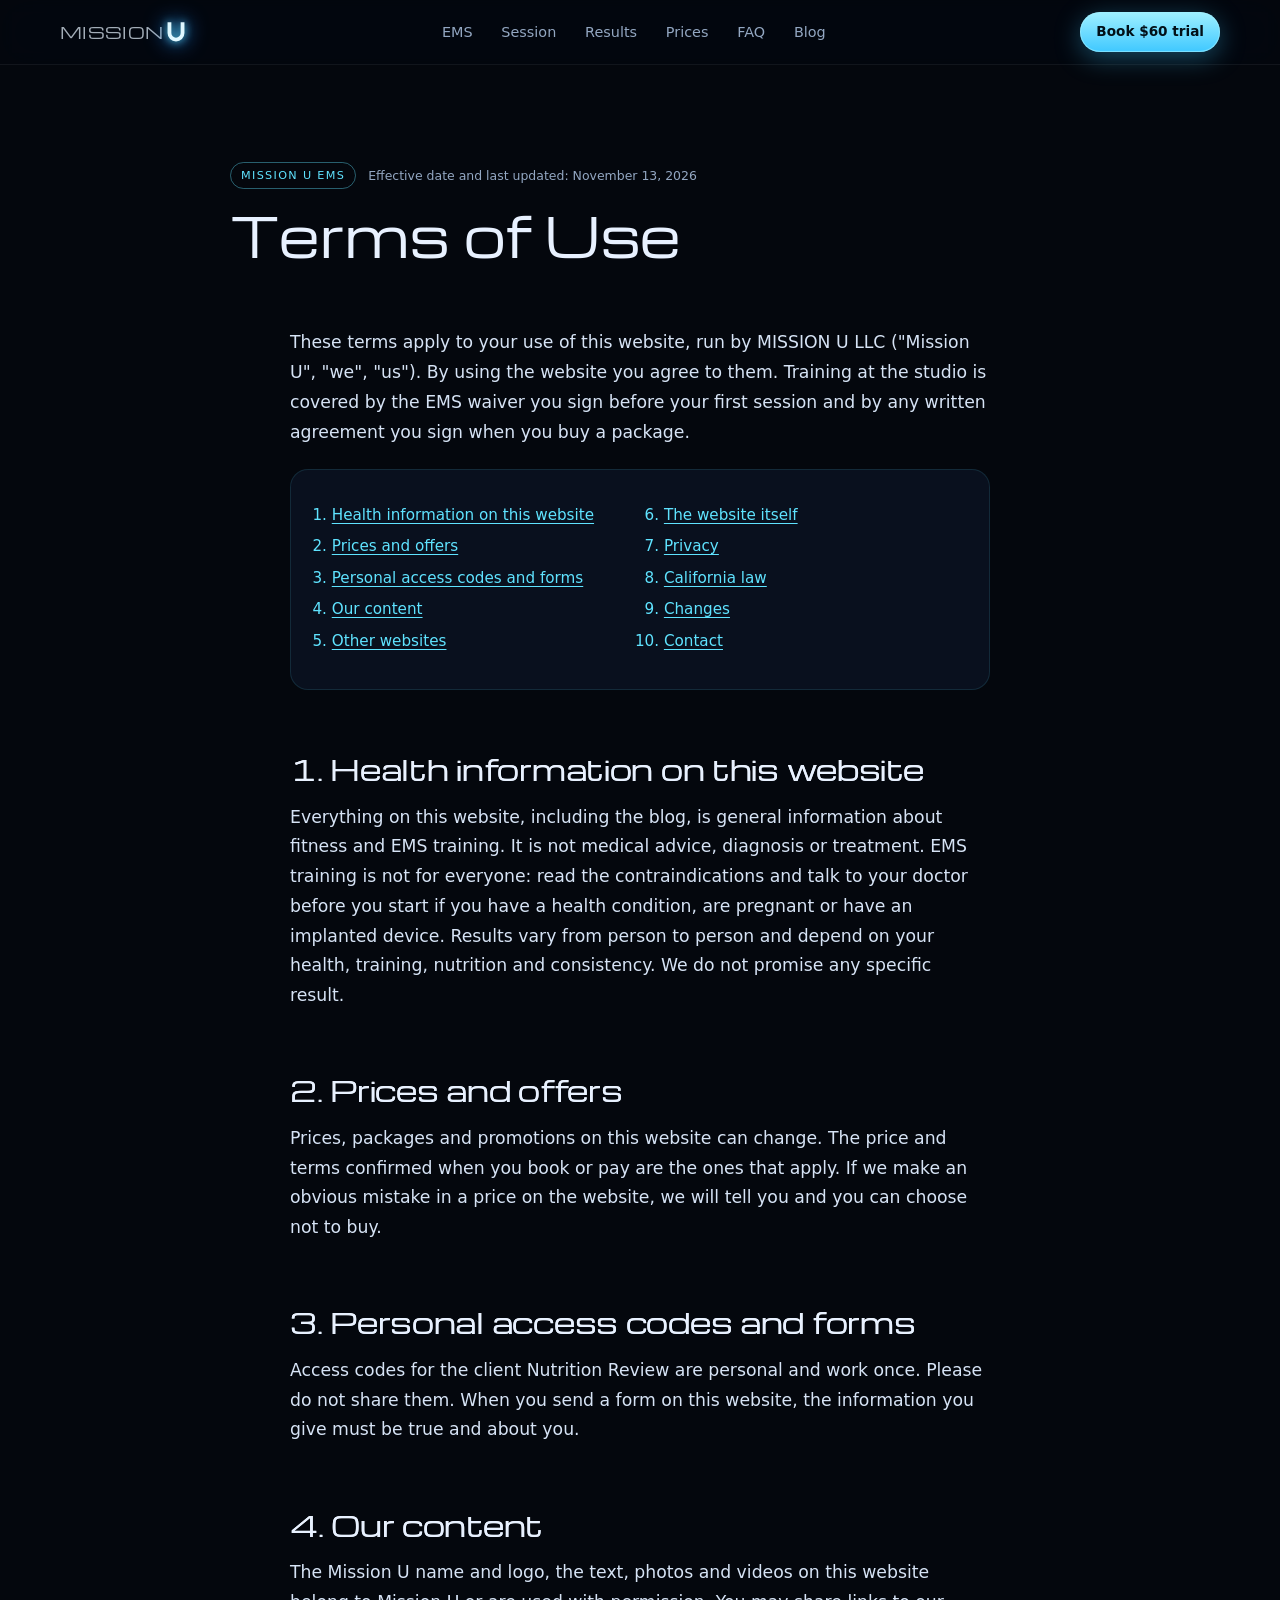
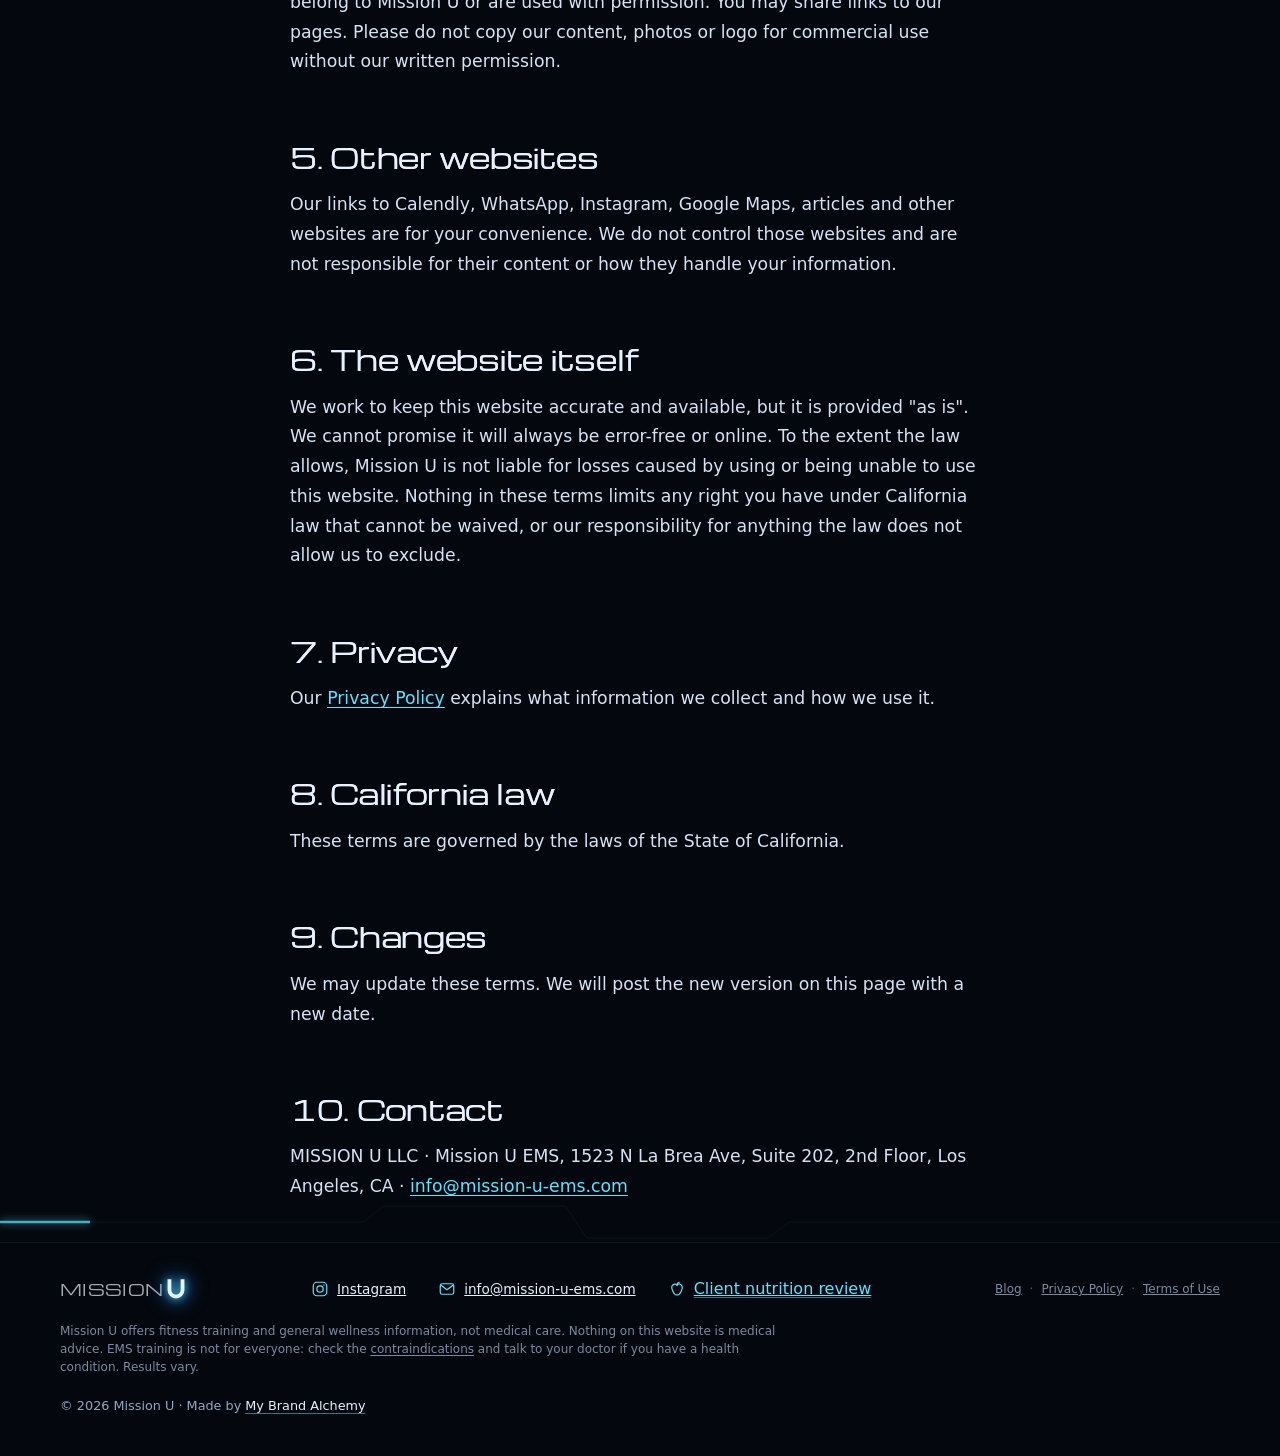
<file: terms/index.html>
<!doctype html>
<html lang="en">
<head>
<meta charset="utf-8">
<meta name="viewport" content="width=device-width, initial-scale=1, viewport-fit=cover">
<title>Terms of Use · Mission U EMS Studio, Hollywood</title>
<meta name="description" content="Terms for using the Mission U EMS website: health information, prices, access codes, our content and California law.">

<link rel="canonical" href="https://mission-u-ems.com/terms/">
<meta name="theme-color" content="#04070d">
<meta property="og:site_name" content="Mission U">
<meta property="og:locale" content="en_US">
<meta property="og:type" content="website">
<meta property="og:title" content="Terms of Use · Mission U EMS Studio, Hollywood">
<meta property="og:description" content="Terms for using the Mission U EMS website: health information, prices, access codes, our content and California law.">
<meta property="og:url" content="https://mission-u-ems.com/terms/">
<meta property="og:image" content="https://mission-u-ems.com/media/og-home.jpg">
<meta property="og:image:width" content="1200">
<meta property="og:image:height" content="630">
<meta name="twitter:card" content="summary_large_image">
<meta name="twitter:title" content="Terms of Use · Mission U EMS Studio, Hollywood">
<meta name="twitter:description" content="Terms for using the Mission U EMS website: health information, prices, access codes, our content and California law.">
<meta name="twitter:image" content="https://mission-u-ems.com/media/og-home.jpg">
<link rel="icon" href="/favicon.svg" type="image/svg+xml">
<link rel="preload" href="/fonts/michroma.woff2" as="font" type="font/woff2" crossorigin>
<script>document.documentElement.classList.add('js')</script>
  <script type="module" crossorigin src="/assets/modulepreload-polyfill-B5Qt9EMX.js"></script>
  <script type="module" crossorigin src="/assets/contact-CrO9Xoou.js"></script>
  <script type="module" crossorigin src="/assets/blog-BdBpeFcQ.js"></script>
  <link rel="stylesheet" crossorigin href="/assets/style-ddCgPrU8.css">
</head>
<body>
<a class="skip" href="#main">Skip to content</a>

<header class="nav">
  <a class="logo" href="/" aria-label="Mission U home">
    <span class="logo-word">MISSION</span><svg class="logo-u" viewBox="0 0 40 44" aria-hidden="true"><path d="M8 4v20a12 12 0 0 0 24 0V4" /></svg>
  </a>
  <nav aria-label="Main">
    <a href="/#ems">EMS</a>
    <a href="/#how">Session</a>
    <a href="/#results">Results</a>
    <a href="/#prices">Prices</a>
    <a href="/#faq">FAQ</a>
    <a href="/blog/">Blog</a>
  </nav>
  <a class="btn btn-sm" href="/#book">Book $60 trial</a>
</header>

<main id="main">
<article class="art policy">
  <header class="art-head">
    <div class="post-meta art-meta"><span class="tag-pill">Mission U EMS</span><span>Effective date and last updated: <time datetime="2026-11-13">November 13, 2026</time></span></div>
    <h1>Terms of Use</h1>
  </header>

  <div class="prose">
    <p>These terms apply to your use of this website, run by MISSION U LLC ("Mission U", "we", "us"). By using the website you agree to them. Training at the studio is covered by the EMS waiver you sign before your first session and by any written agreement you sign when you buy a package.</p>

    <nav class="policy-toc" aria-label="On this page">
      <ol>
        <li><a href="#s1">Health information on this website</a></li>
        <li><a href="#s2">Prices and offers</a></li>
        <li><a href="#s3">Personal access codes and forms</a></li>
        <li><a href="#s4">Our content</a></li>
        <li><a href="#s5">Other websites</a></li>
        <li><a href="#s6">The website itself</a></li>
        <li><a href="#s7">Privacy</a></li>
        <li><a href="#s8">California law</a></li>
        <li><a href="#s9">Changes</a></li>
        <li><a href="#s10">Contact</a></li>
      </ol>
    </nav>

    <h2 id="s1">1. Health information on this website</h2>
    <p>Everything on this website, including the blog, is general information about fitness and EMS training. It is not medical advice, diagnosis or treatment. EMS training is not for everyone: read the contraindications and talk to your doctor before you start if you have a health condition, are pregnant or have an implanted device. Results vary from person to person and depend on your health, training, nutrition and consistency. We do not promise any specific result.</p>
    <h2 id="s2">2. Prices and offers</h2>
    <p>Prices, packages and promotions on this website can change. The price and terms confirmed when you book or pay are the ones that apply. If we make an obvious mistake in a price on the website, we will tell you and you can choose not to buy.</p>
    <h2 id="s3">3. Personal access codes and forms</h2>
    <p>Access codes for the client Nutrition Review are personal and work once. Please do not share them. When you send a form on this website, the information you give must be true and about you.</p>
    <h2 id="s4">4. Our content</h2>
    <p>The Mission U name and logo, the text, photos and videos on this website belong to Mission U or are used with permission. You may share links to our pages. Please do not copy our content, photos or logo for commercial use without our written permission.</p>
    <h2 id="s5">5. Other websites</h2>
    <p>Our links to Calendly, WhatsApp, Instagram, Google Maps, articles and other websites are for your convenience. We do not control those websites and are not responsible for their content or how they handle your information.</p>
    <h2 id="s6">6. The website itself</h2>
    <p>We work to keep this website accurate and available, but it is provided "as is". We cannot promise it will always be error-free or online. To the extent the law allows, Mission U is not liable for losses caused by using or being unable to use this website. Nothing in these terms limits any right you have under California law that cannot be waived, or our responsibility for anything the law does not allow us to exclude.</p>
    <h2 id="s7">7. Privacy</h2>
    <p>Our <a href="/privacy/">Privacy Policy</a> explains what information we collect and how we use it.</p>
    <h2 id="s8">8. California law</h2>
    <p>These terms are governed by the laws of the State of California.</p>
    <h2 id="s9">9. Changes</h2>
    <p>We may update these terms. We will post the new version on this page with a new date.</p>
    <h2 id="s10">10. Contact</h2>
    <p>MISSION U LLC · Mission U EMS, 1523 N La Brea Ave, Suite 202, 2nd Floor, Los Angeles, CA · <a href="mailto:info@mission-u-ems.com">info@mission-u-ems.com</a></p>
  </div>
</article>

<div class="pulse" aria-hidden="true"><svg viewBox="0 0 1200 40" preserveAspectRatio="none"><path d="M0 20H340l20-16h170l20 32h170l20-16H1200"/><path class="spark" d="M0 20H340l20-16h170l20 32h170l20-16H1200"/></svg></div>
</main>

<footer class="foot">
  <div class="wrap foot-in">
    <a class="logo" href="/" aria-label="Mission U home"><span class="logo-word">MISSION</span><svg class="logo-u" viewBox="0 0 40 44" aria-hidden="true"><path d="M8 4v20a12 12 0 0 0 24 0V4"/></svg></a>
    <div class="foot-links">
      <a class="foot-ic" href="https://www.instagram.com/mission.u.ems/" target="_blank" rel="noopener" aria-label="Mission U on Instagram (@mission.u.ems)"><svg viewBox="0 0 24 24" aria-hidden="true"><rect x="3" y="3" width="18" height="18" rx="5"/><circle cx="12" cy="12" r="4.2"/><circle class="dot" cx="17.3" cy="6.7" r="1"/></svg><span>Instagram</span></a>
      <a class="foot-ic" href="mailto:info@mission-u-ems.com" aria-label="Email Mission U"><svg viewBox="0 0 24 24" aria-hidden="true"><rect x="3" y="5" width="18" height="14" rx="2.5"/><path d="M4 7l8 6 8-6"/></svg><span>info@mission-u-ems.com</span></a>
      <a class="foot-ic foot-nutri" href="/nutrition/"><svg viewBox="0 0 24 24" aria-hidden="true"><path d="M12 7c-1.2-1.6-3.6-2-5.2-.8C4.6 7.8 4.9 12 6.6 15.4 7.9 18 9.6 20 11 20c.5 0 .7-.3 1-.3s.5.3 1 .3c1.4 0 3.1-2 4.4-4.6 1.7-3.4 2-7.6-.2-9.2-1.6-1.2-4-.8-5.2.8z"/><path d="M12 7c0-2 1-3.5 3-4"/></svg><span>Client nutrition review</span></a>
    </div>
    <nav class="foot-legal" aria-label="Site links"><a class="foot-small" href="/blog/">Blog</a><span class="sep" aria-hidden="true">·</span><a class="foot-small" href="/privacy/">Privacy Policy</a><span class="sep" aria-hidden="true">·</span><a class="foot-small" href="/terms/" aria-current="page">Terms of Use</a></nav>
    <p class="foot-note">Mission U offers fitness training and general wellness information, not medical care. Nothing on this website is medical advice. EMS training is not for everyone: check the <a href="/#contraindications">contraindications</a> and talk to your doctor if you have a health condition. Results vary.</p>
    <span class="foot-copy">© 2026 Mission U<span class="sep" aria-hidden="true"> · </span>Made by <a class="foot-credit" href="https://mybrandalchemy.com/" target="_blank" rel="noopener">My Brand Alchemy</a></span>
  </div>
</footer>

</body>
</html>
</file>
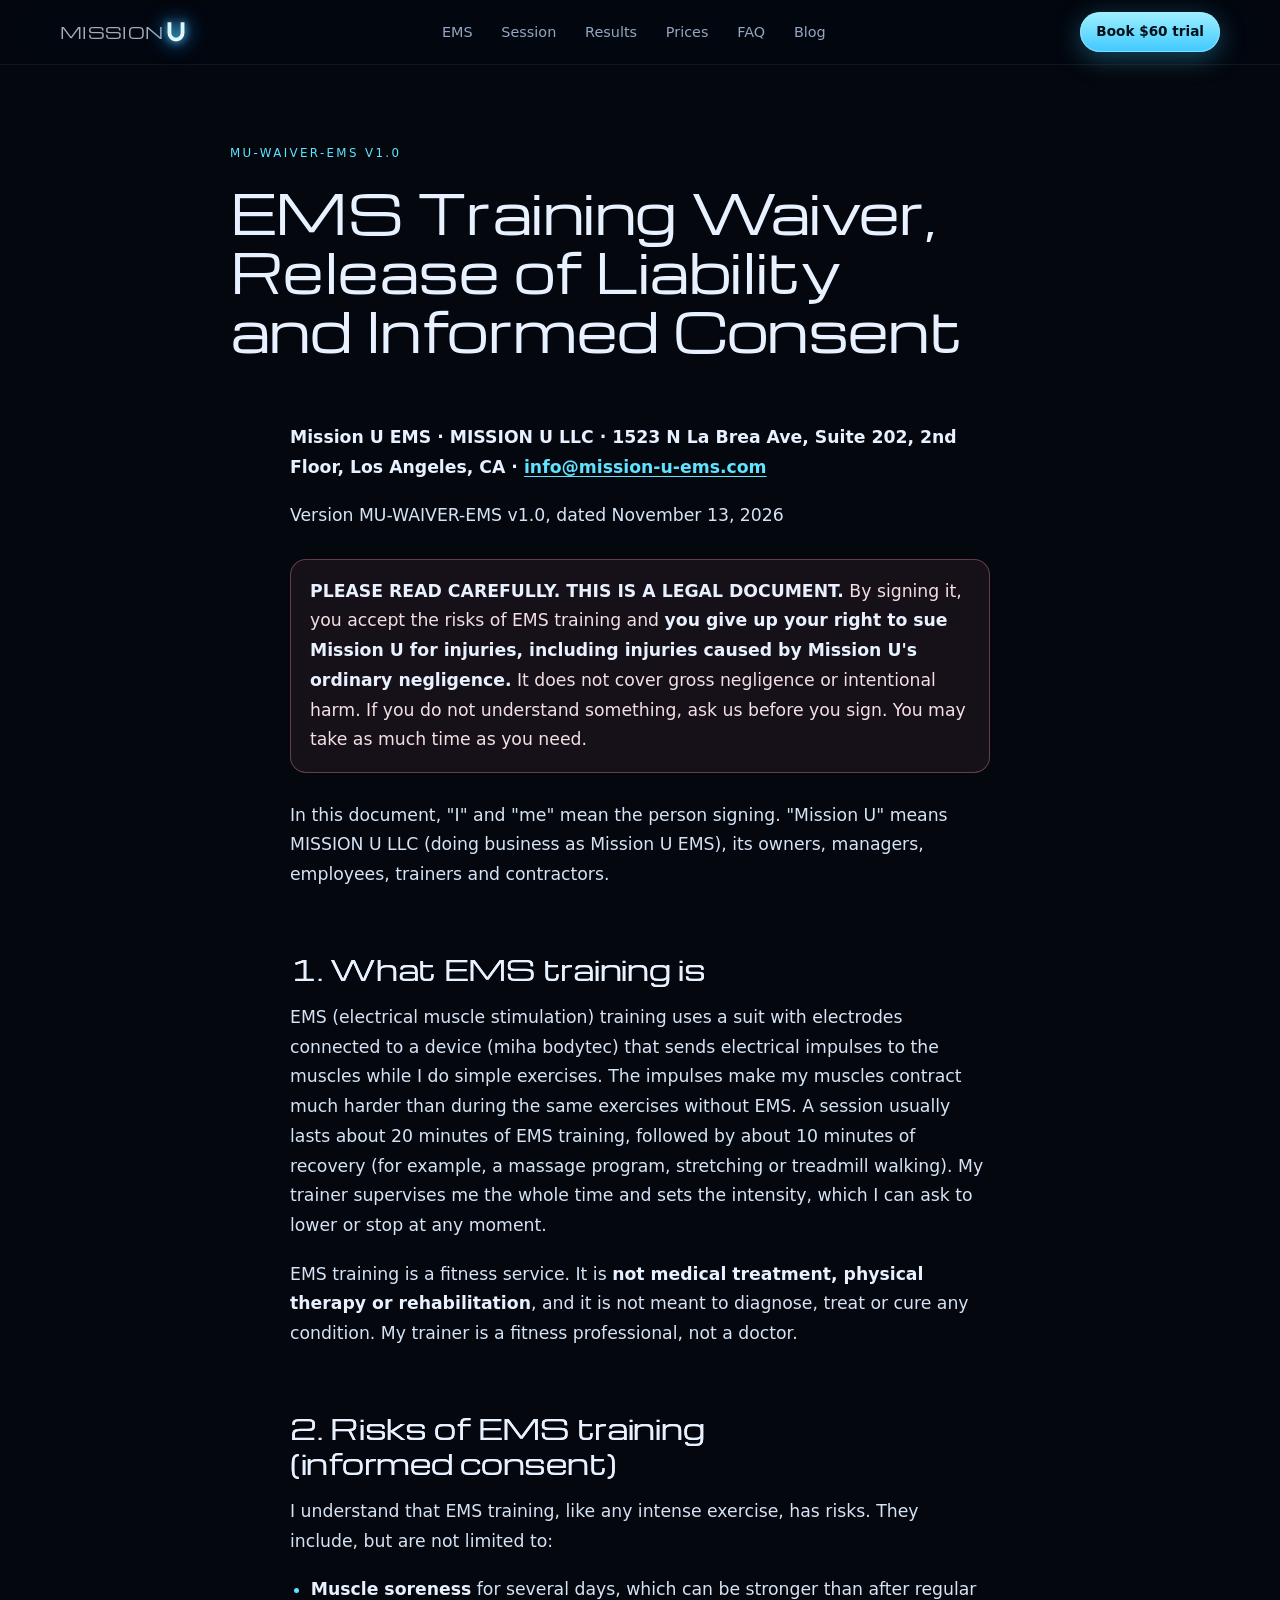
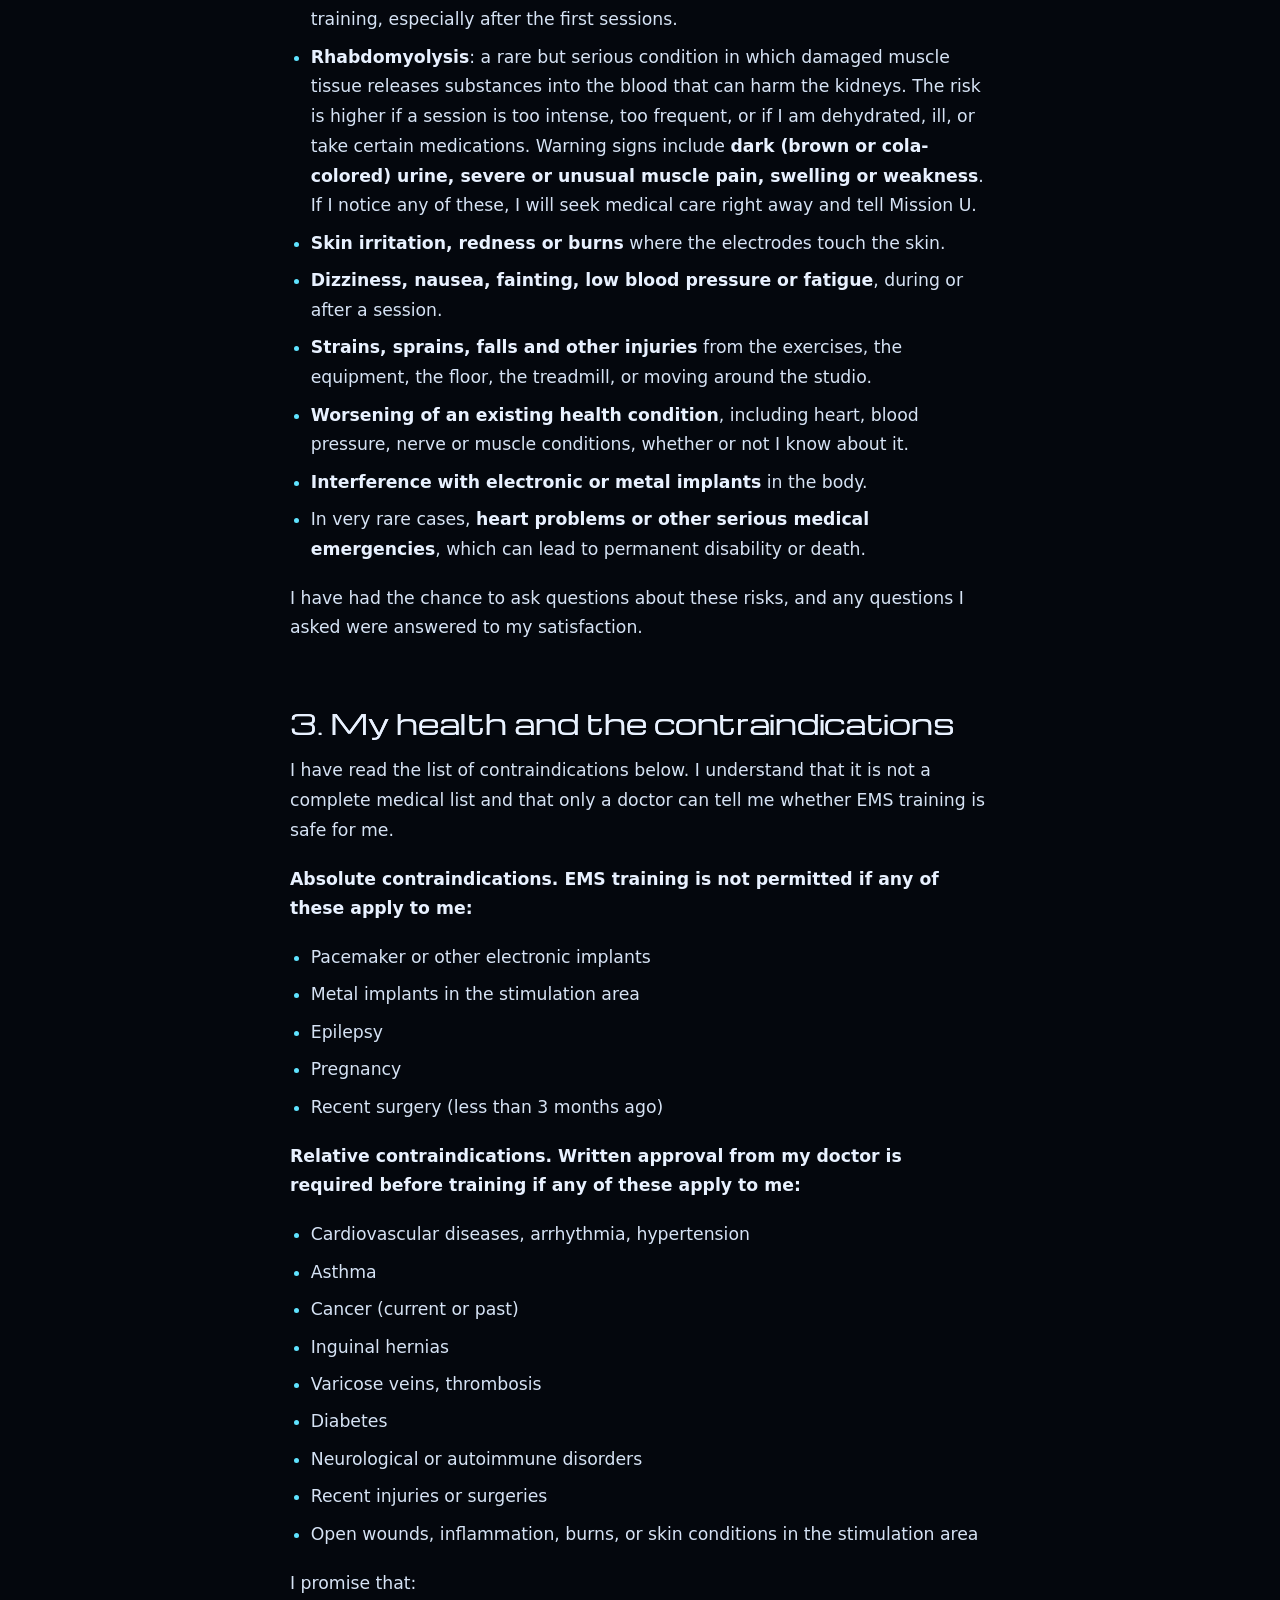
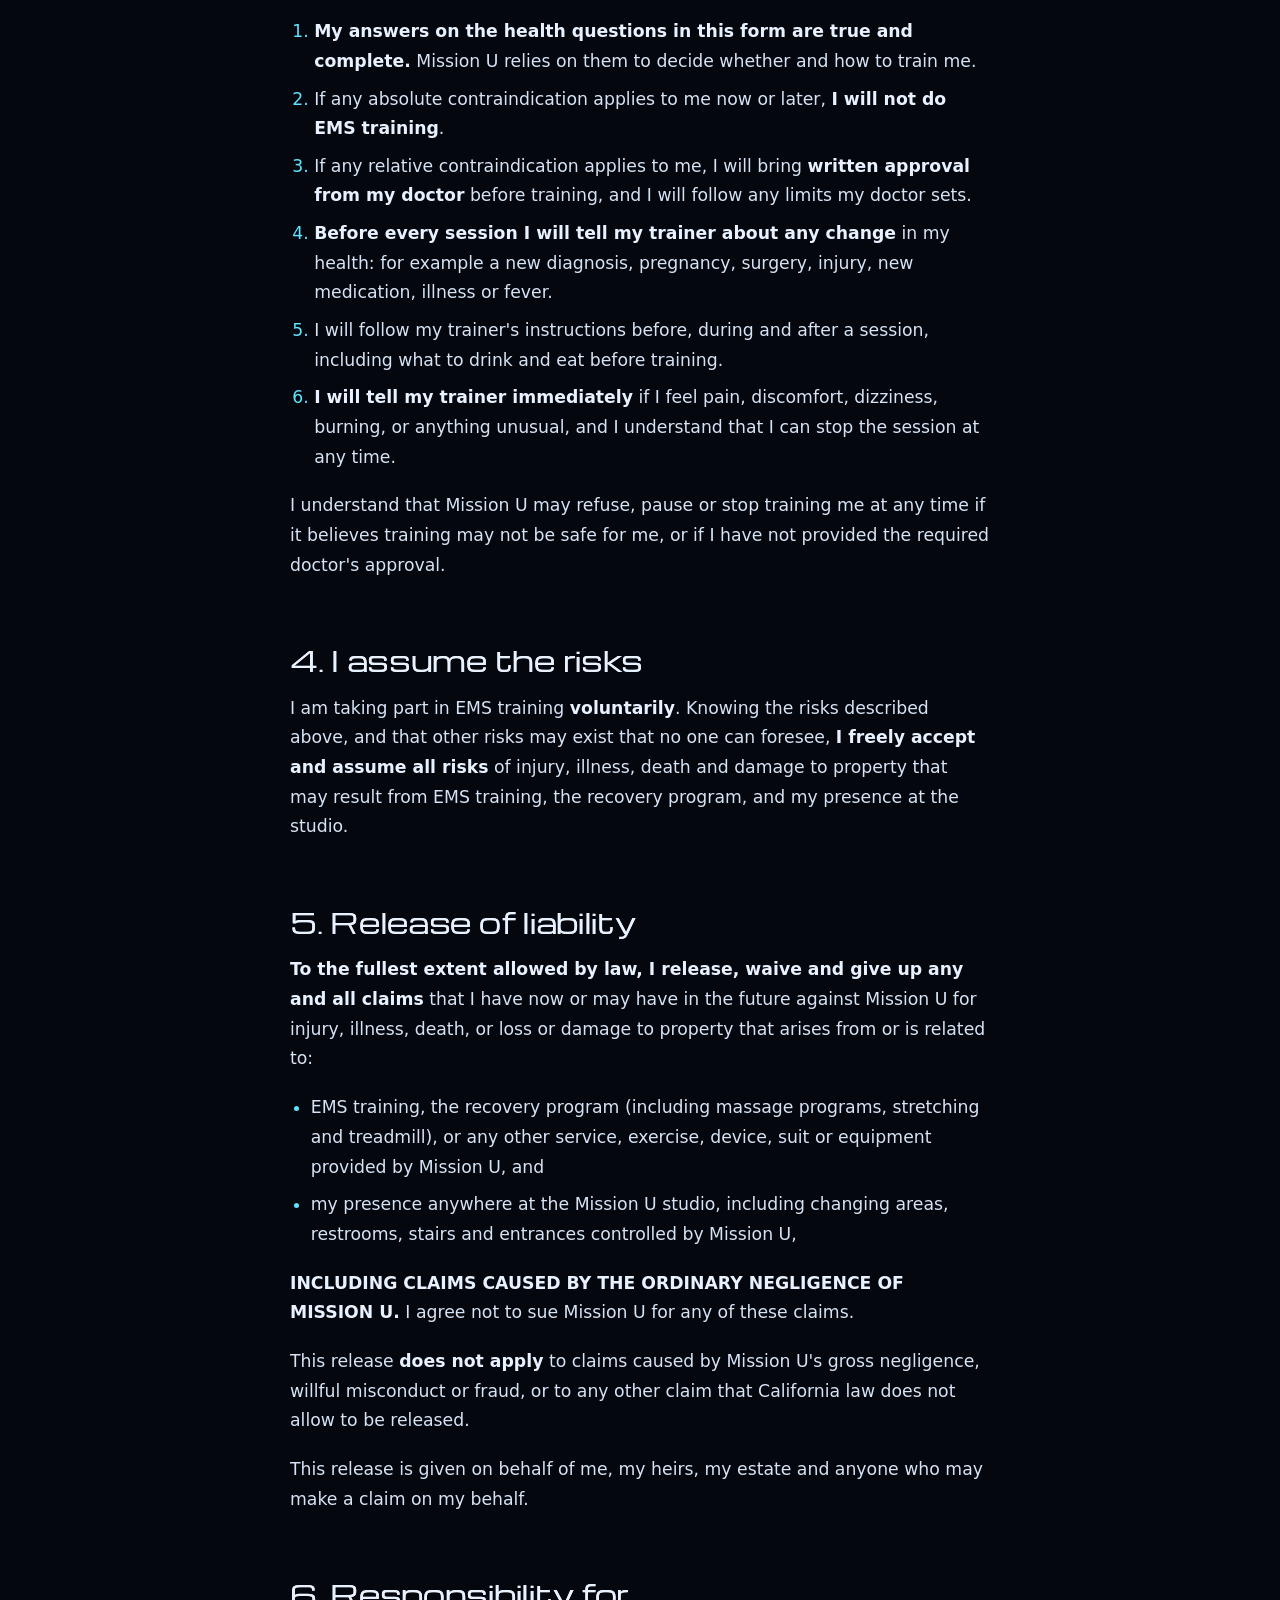
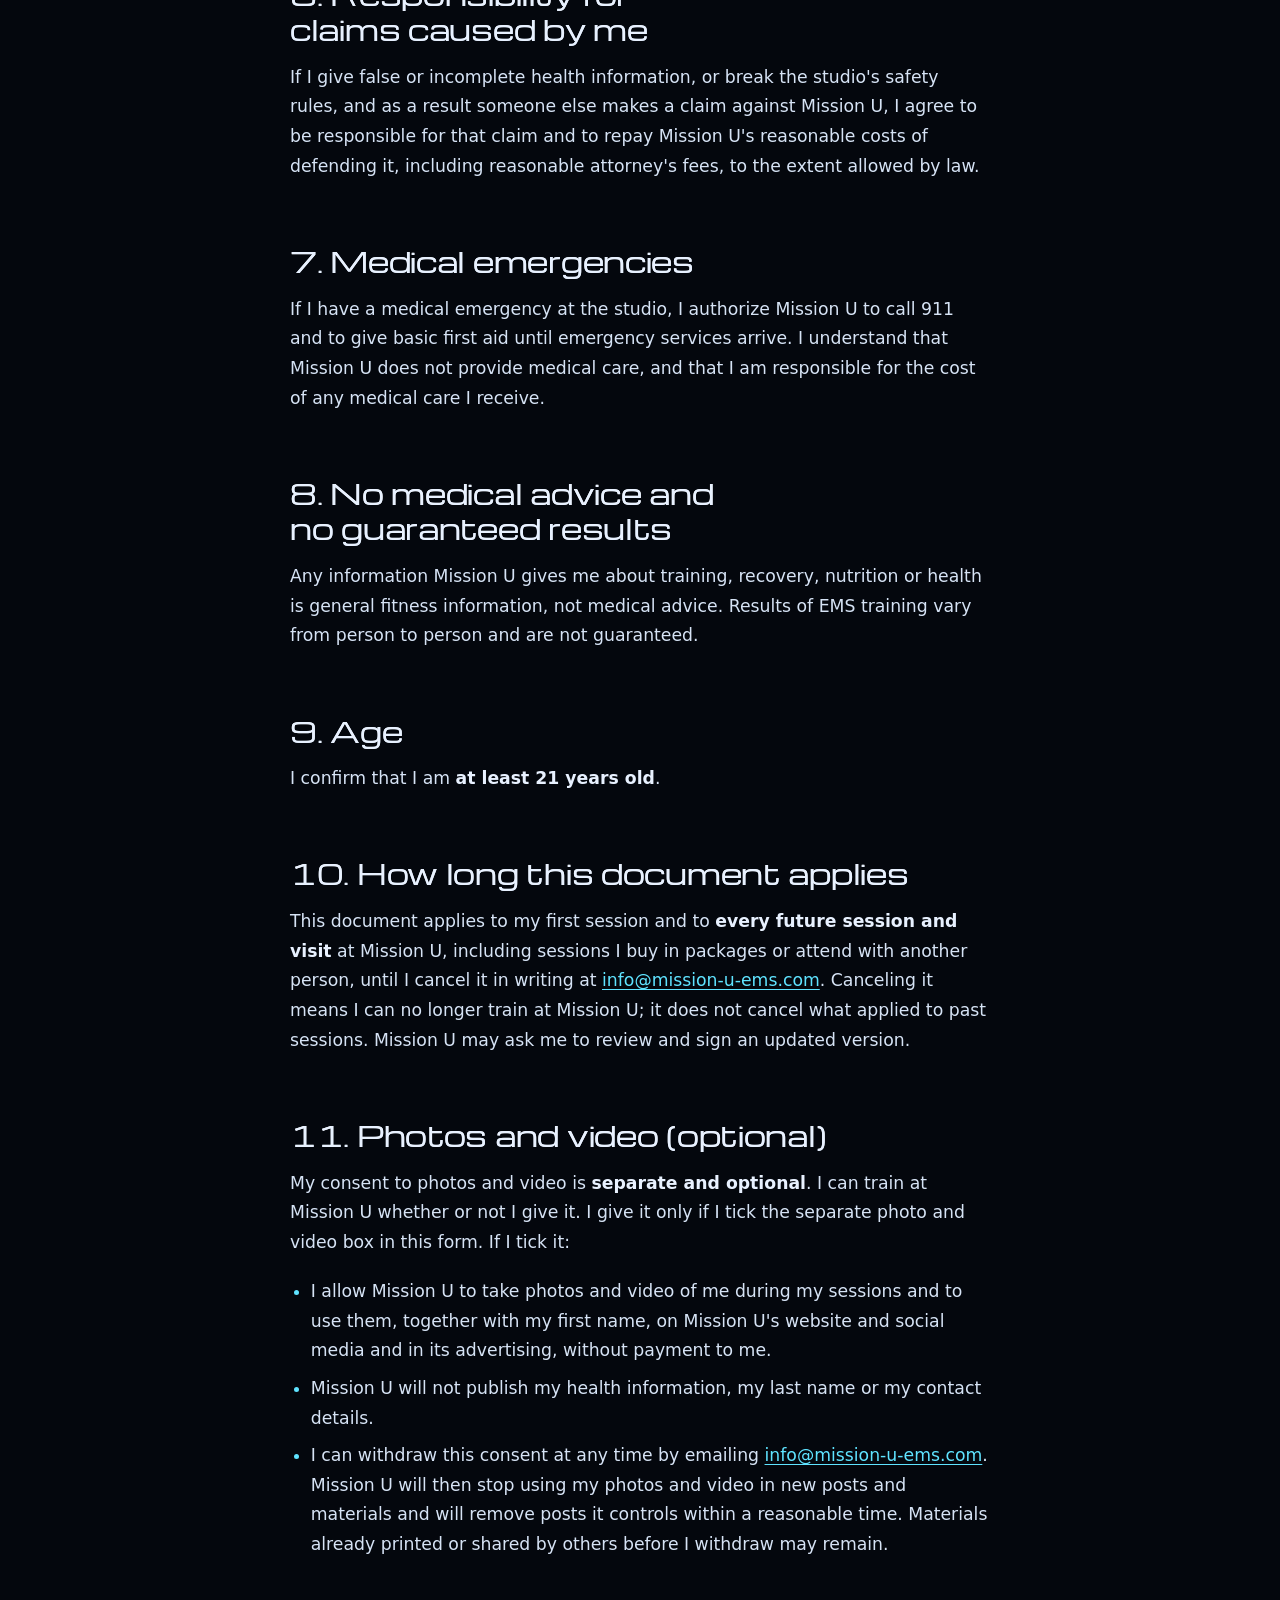
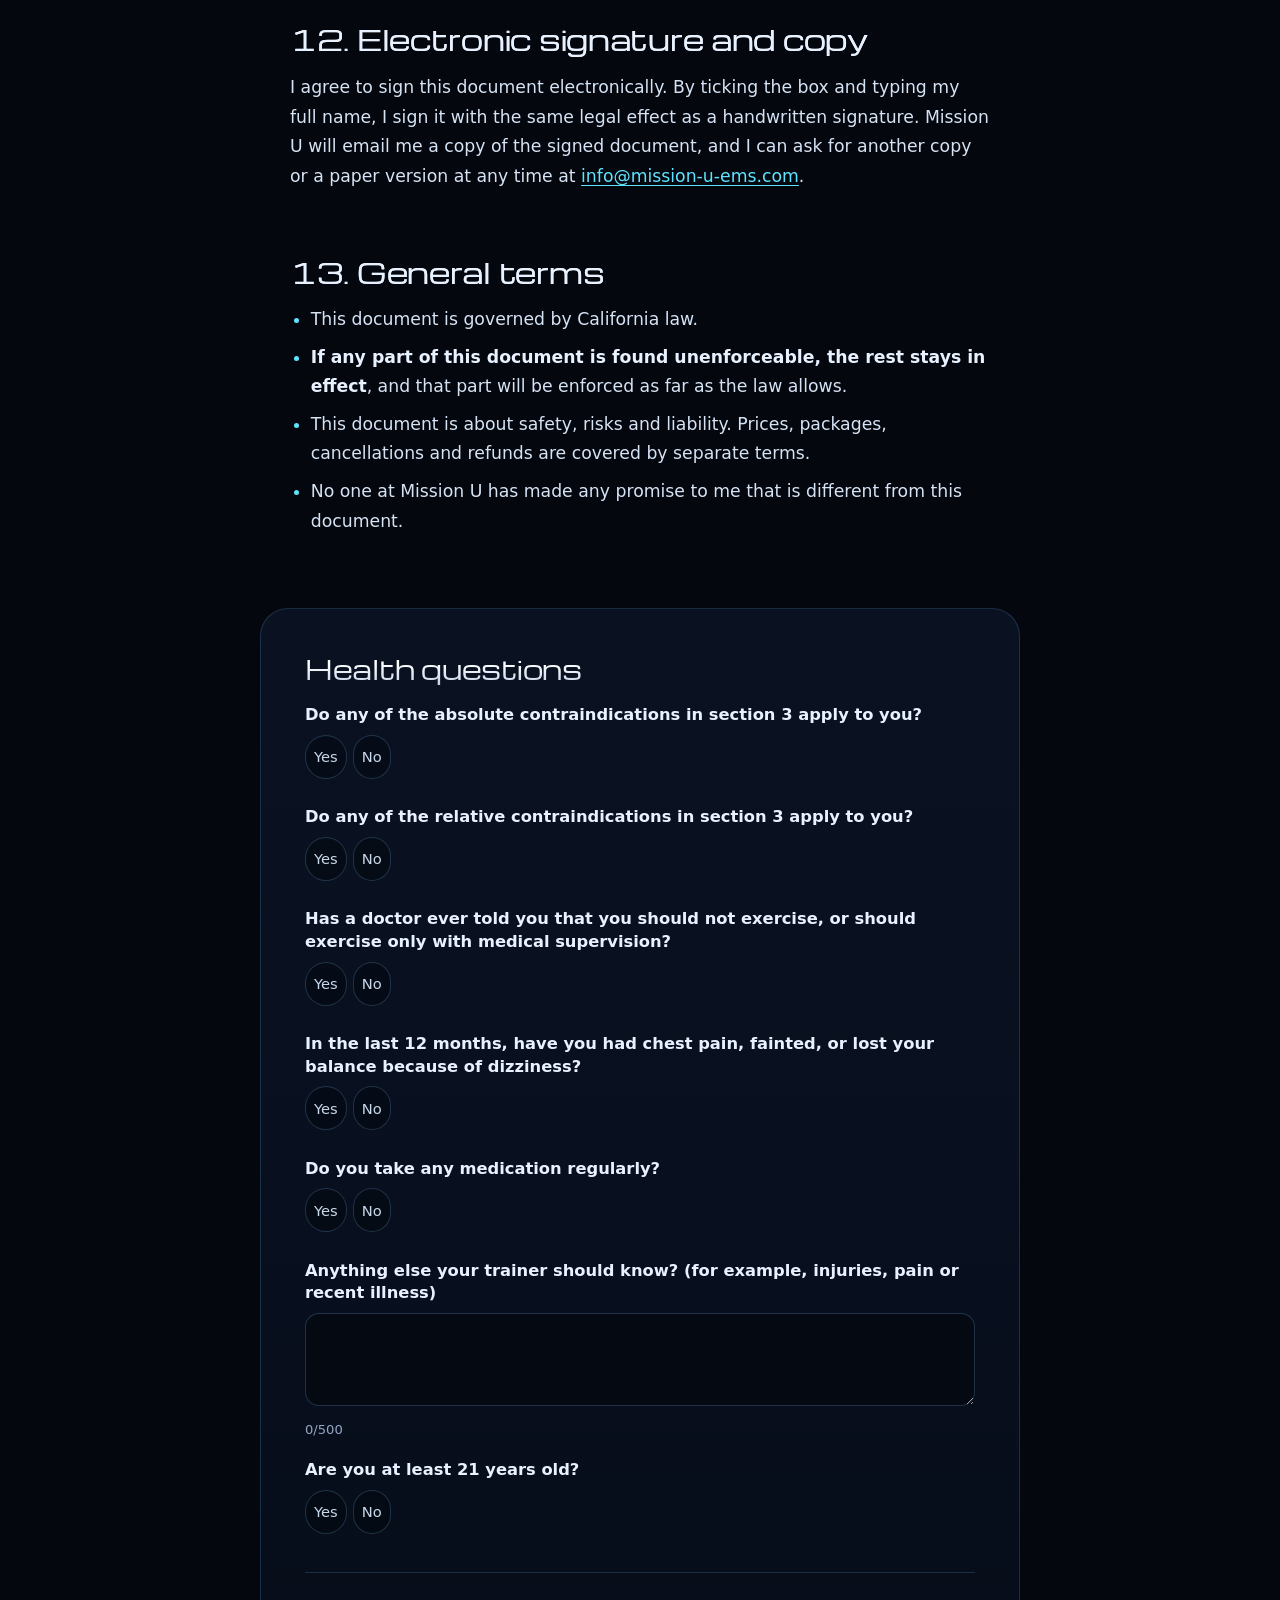
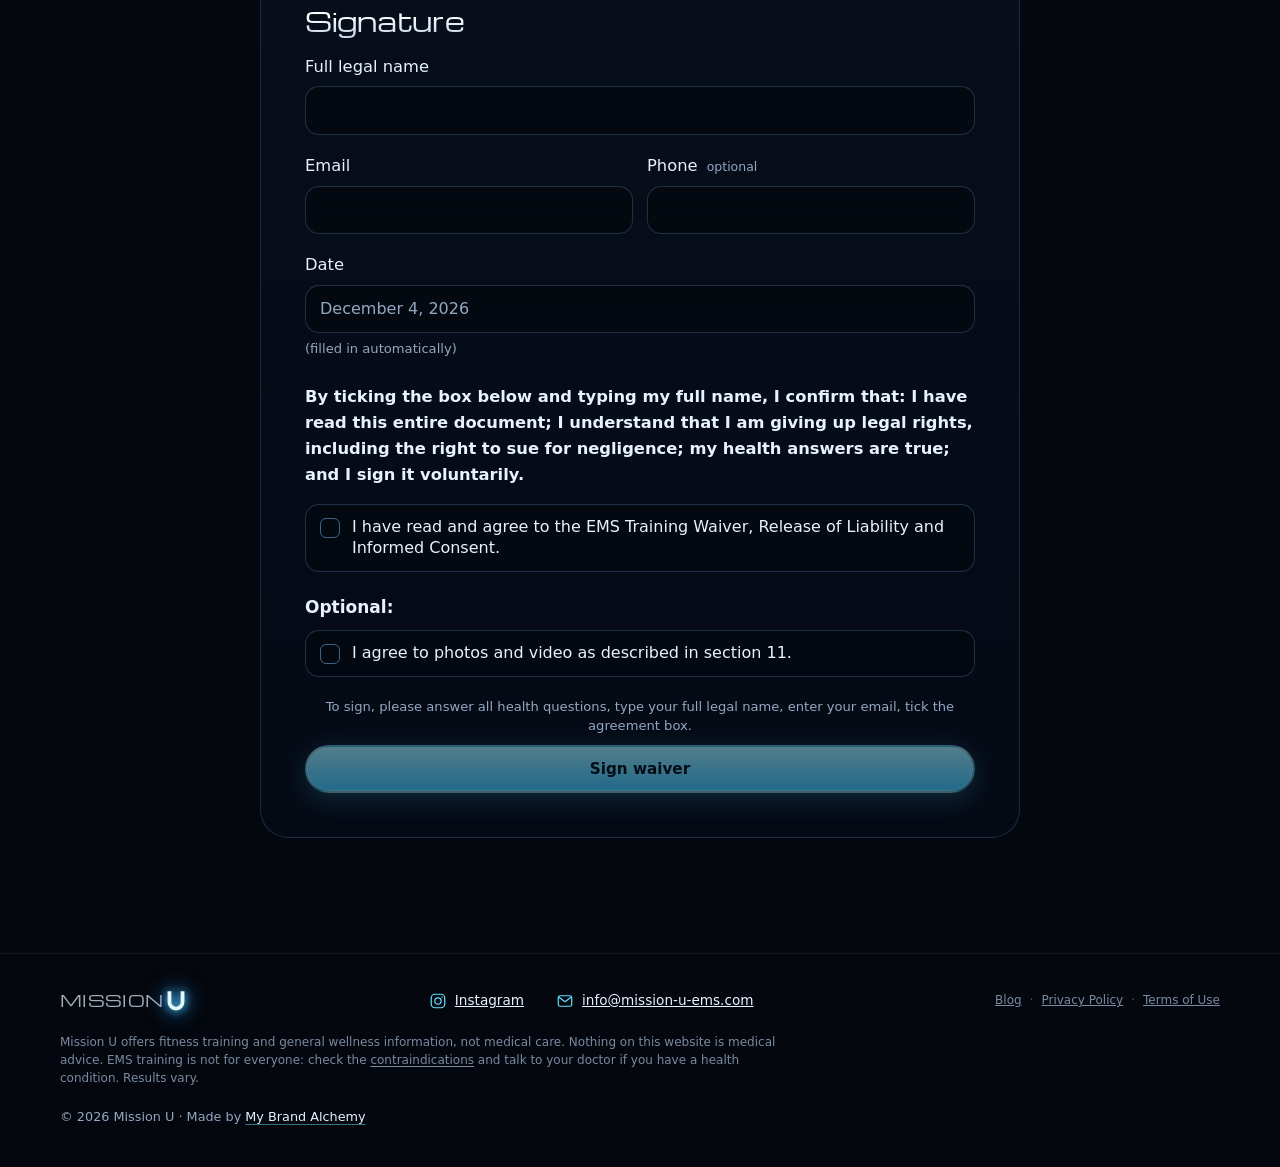
<file: waiver/index.html>
<!doctype html>
<html lang="en">
<head>
<meta charset="utf-8">
<meta name="viewport" content="width=device-width, initial-scale=1, viewport-fit=cover">
<title>EMS Training Waiver · Mission U</title>
<meta name="description" content="Mission U EMS training waiver, release of liability and informed consent. Sign online before your first session.">

<meta name="robots" content="noindex, nofollow">
<meta name="referrer" content="no-referrer">
<meta name="theme-color" content="#04070d">
<link rel="icon" href="/favicon.svg" type="image/svg+xml">
<link rel="preload" href="/fonts/michroma.woff2" as="font" type="font/woff2" crossorigin>
<script>document.documentElement.classList.add('js')</script>
  <script type="module" crossorigin src="/assets/waiver-BeEtNAU4.js"></script>
  <link rel="modulepreload" crossorigin href="/assets/modulepreload-polyfill-B5Qt9EMX.js">
  <link rel="modulepreload" crossorigin href="/assets/nutrition-config-Ud60GscK.js">
  <link rel="stylesheet" crossorigin href="/assets/style-ddCgPrU8.css">
</head>
<body>
<a class="skip" href="#main">Skip to content</a>

<header class="nav">
  <a class="logo" href="/" aria-label="Mission U home">
    <span class="logo-word">MISSION</span><svg class="logo-u" viewBox="0 0 40 44" aria-hidden="true"><path d="M8 4v20a12 12 0 0 0 24 0V4" /></svg>
  </a>
  <nav aria-label="Main">
    <a href="/#ems">EMS</a>
    <a href="/#how">Session</a>
    <a href="/#results">Results</a>
    <a href="/#prices">Prices</a>
    <a href="/#faq">FAQ</a>
    <a href="/blog/">Blog</a>
  </nav>
  <a class="btn btn-sm" href="/#book">Book $60 trial</a>
</header>

<main id="main" class="wv-page">
<article class="art wv">
  <header class="art-head">
    <p class="eyebrow wv-ver">MU-WAIVER-EMS v1.0</p>
    <h1>EMS Training Waiver, Release of Liability and Informed Consent</h1>
  </header>
  <div class="prose wv-text" id="waiver-text">
<p><strong>Mission U EMS · MISSION U LLC · 1523 N La Brea Ave, Suite 202, 2nd Floor, Los Angeles, CA · <a href="mailto:info@mission-u-ems.com">info@mission-u-ems.com</a></strong></p>
<p>Version MU-WAIVER-EMS v1.0, dated November 13, 2026</p>
<blockquote class="wv-warn"><p><strong>PLEASE READ CAREFULLY. THIS IS A LEGAL DOCUMENT.</strong> By signing it, you accept the risks of EMS training and <strong>you give up your right to sue Mission U for injuries, including injuries caused by Mission U's ordinary negligence.</strong> It does not cover gross negligence or intentional harm. If you do not understand something, ask us before you sign. You may take as much time as you need.</p></blockquote>
<p>In this document, "I" and "me" mean the person signing. "Mission U" means MISSION U LLC (doing business as Mission U EMS), its owners, managers, employees, trainers and contractors.</p>
<h2 id="s1">1. What EMS training is</h2>
<p>EMS (electrical muscle stimulation) training uses a suit with electrodes connected to a device (miha bodytec) that sends electrical impulses to the muscles while I do simple exercises. The impulses make my muscles contract much harder than during the same exercises without EMS. A session usually lasts about 20 minutes of EMS training, followed by about 10 minutes of recovery (for example, a massage program, stretching or treadmill walking). My trainer supervises me the whole time and sets the intensity, which I can ask to lower or stop at any moment.</p>
<p>EMS training is a fitness service. It is <strong>not medical treatment, physical therapy or rehabilitation</strong>, and it is not meant to diagnose, treat or cure any condition. My trainer is a fitness professional, not a doctor.</p>
<h2 id="s2">2. Risks of EMS training (informed consent)</h2>
<p>I understand that EMS training, like any intense exercise, has risks. They include, but are not limited to:</p>
<ul><li><strong>Muscle soreness</strong> for several days, which can be stronger than after regular training, especially after the first sessions.</li><li><strong>Rhabdomyolysis</strong>: a rare but serious condition in which damaged muscle tissue releases substances into the blood that can harm the kidneys. The risk is higher if a session is too intense, too frequent, or if I am dehydrated, ill, or take certain medications. Warning signs include <strong>dark (brown or cola-colored) urine, severe or unusual muscle pain, swelling or weakness</strong>. If I notice any of these, I will seek medical care right away and tell Mission U.</li><li><strong>Skin irritation, redness or burns</strong> where the electrodes touch the skin.</li><li><strong>Dizziness, nausea, fainting, low blood pressure or fatigue</strong>, during or after a session.</li><li><strong>Strains, sprains, falls and other injuries</strong> from the exercises, the equipment, the floor, the treadmill, or moving around the studio.</li><li><strong>Worsening of an existing health condition</strong>, including heart, blood pressure, nerve or muscle conditions, whether or not I know about it.</li><li><strong>Interference with electronic or metal implants</strong> in the body.</li><li>In very rare cases, <strong>heart problems or other serious medical emergencies</strong>, which can lead to permanent disability or death.</li></ul>
<p>I have had the chance to ask questions about these risks, and any questions I asked were answered to my satisfaction.</p>
<h2 id="s3">3. My health and the contraindications</h2>
<p>I have read the list of contraindications below. I understand that it is not a complete medical list and that only a doctor can tell me whether EMS training is safe for me.</p>
<p><strong>Absolute contraindications. EMS training is not permitted if any of these apply to me:</strong></p>
<ul><li>Pacemaker or other electronic implants</li><li>Metal implants in the stimulation area</li><li>Epilepsy</li><li>Pregnancy</li><li>Recent surgery (less than 3 months ago)</li></ul>
<p><strong>Relative contraindications. Written approval from my doctor is required before training if any of these apply to me:</strong></p>
<ul><li>Cardiovascular diseases, arrhythmia, hypertension</li><li>Asthma</li><li>Cancer (current or past)</li><li>Inguinal hernias</li><li>Varicose veins, thrombosis</li><li>Diabetes</li><li>Neurological or autoimmune disorders</li><li>Recent injuries or surgeries</li><li>Open wounds, inflammation, burns, or skin conditions in the stimulation area</li></ul>
<p>I promise that:</p>
<ol><li><strong>My answers on the health questions in this form are true and complete.</strong> Mission U relies on them to decide whether and how to train me.</li><li>If any absolute contraindication applies to me now or later, <strong>I will not do EMS training</strong>.</li><li>If any relative contraindication applies to me, I will bring <strong>written approval from my doctor</strong> before training, and I will follow any limits my doctor sets.</li><li><strong>Before every session I will tell my trainer about any change</strong> in my health: for example a new diagnosis, pregnancy, surgery, injury, new medication, illness or fever.</li><li>I will follow my trainer's instructions before, during and after a session, including what to drink and eat before training.</li><li><strong>I will tell my trainer immediately</strong> if I feel pain, discomfort, dizziness, burning, or anything unusual, and I understand that I can stop the session at any time.</li></ol>
<p>I understand that Mission U may refuse, pause or stop training me at any time if it believes training may not be safe for me, or if I have not provided the required doctor's approval.</p>
<h2 id="s4">4. I assume the risks</h2>
<p>I am taking part in EMS training <strong>voluntarily</strong>. Knowing the risks described above, and that other risks may exist that no one can foresee, <strong>I freely accept and assume all risks</strong> of injury, illness, death and damage to property that may result from EMS training, the recovery program, and my presence at the studio.</p>
<h2 id="s5">5. Release of liability</h2>
<p><strong>To the fullest extent allowed by law, I release, waive and give up any and all claims</strong> that I have now or may have in the future against Mission U for injury, illness, death, or loss or damage to property that arises from or is related to:</p>
<ul><li>EMS training, the recovery program (including massage programs, stretching and treadmill), or any other service, exercise, device, suit or equipment provided by Mission U, and</li><li>my presence anywhere at the Mission U studio, including changing areas, restrooms, stairs and entrances controlled by Mission U,</li></ul>
<p><strong>INCLUDING CLAIMS CAUSED BY THE ORDINARY NEGLIGENCE OF MISSION U.</strong> I agree not to sue Mission U for any of these claims.</p>
<p>This release <strong>does not apply</strong> to claims caused by Mission U's gross negligence, willful misconduct or fraud, or to any other claim that California law does not allow to be released.</p>
<p>This release is given on behalf of me, my heirs, my estate and anyone who may make a claim on my behalf.</p>
<h2 id="s6">6. Responsibility for claims caused by me</h2>
<p>If I give false or incomplete health information, or break the studio's safety rules, and as a result someone else makes a claim against Mission U, I agree to be responsible for that claim and to repay Mission U's reasonable costs of defending it, including reasonable attorney's fees, to the extent allowed by law.</p>
<h2 id="s7">7. Medical emergencies</h2>
<p>If I have a medical emergency at the studio, I authorize Mission U to call 911 and to give basic first aid until emergency services arrive. I understand that Mission U does not provide medical care, and that I am responsible for the cost of any medical care I receive.</p>
<h2 id="s8">8. No medical advice and no guaranteed results</h2>
<p>Any information Mission U gives me about training, recovery, nutrition or health is general fitness information, not medical advice. Results of EMS training vary from person to person and are not guaranteed.</p>
<h2 id="s9">9. Age</h2>
<p>I confirm that I am <strong>at least 21 years old</strong>.</p>
<h2 id="s10">10. How long this document applies</h2>
<p>This document applies to my first session and to <strong>every future session and visit</strong> at Mission U, including sessions I buy in packages or attend with another person, until I cancel it in writing at <a href="mailto:info@mission-u-ems.com">info@mission-u-ems.com</a>. Canceling it means I can no longer train at Mission U; it does not cancel what applied to past sessions. Mission U may ask me to review and sign an updated version.</p>
<h2 id="s11">11. Photos and video (optional)</h2>
<p>My consent to photos and video is <strong>separate and optional</strong>. I can train at Mission U whether or not I give it. I give it only if I tick the separate photo and video box in this form. If I tick it:</p>
<ul><li>I allow Mission U to take photos and video of me during my sessions and to use them, together with my first name, on Mission U's website and social media and in its advertising, without payment to me.</li><li>Mission U will not publish my health information, my last name or my contact details.</li><li>I can withdraw this consent at any time by emailing <a href="mailto:info@mission-u-ems.com">info@mission-u-ems.com</a>. Mission U will then stop using my photos and video in new posts and materials and will remove posts it controls within a reasonable time. Materials already printed or shared by others before I withdraw may remain.</li></ul>
<h2 id="s12">12. Electronic signature and copy</h2>
<p>I agree to sign this document electronically. By ticking the box and typing my full name, I sign it with the same legal effect as a handwritten signature. Mission U will email me a copy of the signed document, and I can ask for another copy or a paper version at any time at <a href="mailto:info@mission-u-ems.com">info@mission-u-ems.com</a>.</p>
<h2 id="s13">13. General terms</h2>
<ul><li>This document is governed by California law.</li><li><strong>If any part of this document is found unenforceable, the rest stays in effect</strong>, and that part will be enforced as far as the law allows.</li><li>This document is about safety, risks and liability. Prices, packages, cancellations and refunds are covered by separate terms.</li><li>No one at Mission U has made any promise to me that is different from this document. </li></ul>
  </div>
  <div class="wv-box">
  <form class="nf-card wv-form" id="wv-form" novalidate autocomplete="on" data-version="MU-WAIVER-EMS v1.0" data-sha256="0d6177f2a8385f7523052a410c0d86bccd3255c47853d27786abe9c6f72194a7">
    <section aria-labelledby="hq-t">
      <h2 id="hq-t" class="nf-h">Health questions</h2>
      <fieldset class="f f-set" id="f-q1">
        <legend class="f-l"><strong>Do any of the absolute contraindications in section 3 apply to you?</strong></legend>
        <div class="chips seg" role="radiogroup">
          <label class="chip"><input type="radio" name="q1" value="yes" required><span>Yes</span></label>
          <label class="chip"><input type="radio" name="q1" value="no"><span>No</span></label>
        </div>
        <div class="note wv-stop" id="n-q1" role="status" hidden><p><em>EMS training is not permitted for you right now. If you have questions, please contact us at <a href="mailto:info@mission-u-ems.com">info@mission-u-ems.com</a>.</em></p></div>
      </fieldset>
      <fieldset class="f f-set" id="f-q2">
        <legend class="f-l"><strong>Do any of the relative contraindications in section 3 apply to you?</strong></legend>
        <div class="chips seg" role="radiogroup">
          <label class="chip"><input type="radio" name="q2" value="yes" required><span>Yes</span></label>
          <label class="chip"><input type="radio" name="q2" value="no"><span>No</span></label>
        </div>
        <div class="wv-rel" id="rel" hidden>
          <p class="f-hint" id="rel-l">Select all that apply:</p>
          <div class="wv-checks" role="group" aria-labelledby="rel-l">
            <label class="chip"><input type="checkbox" name="relative" value="Cardiovascular diseases, arrhythmia, hypertension"><span>Cardiovascular diseases, arrhythmia, hypertension</span></label>
            <label class="chip"><input type="checkbox" name="relative" value="Asthma"><span>Asthma</span></label>
            <label class="chip"><input type="checkbox" name="relative" value="Cancer (current or past)"><span>Cancer (current or past)</span></label>
            <label class="chip"><input type="checkbox" name="relative" value="Inguinal hernias"><span>Inguinal hernias</span></label>
            <label class="chip"><input type="checkbox" name="relative" value="Varicose veins, thrombosis"><span>Varicose veins, thrombosis</span></label>
            <label class="chip"><input type="checkbox" name="relative" value="Diabetes"><span>Diabetes</span></label>
            <label class="chip"><input type="checkbox" name="relative" value="Neurological or autoimmune disorders"><span>Neurological or autoimmune disorders</span></label>
            <label class="chip"><input type="checkbox" name="relative" value="Recent injuries or surgeries"><span>Recent injuries or surgeries</span></label>
            <label class="chip"><input type="checkbox" name="relative" value="Open wounds, inflammation, burns, or skin conditions in the stimulation area"><span>Open wounds, inflammation, burns, or skin conditions in the stimulation area</span></label>
          </div>
        </div>
        <div class="note" id="n-q2" role="status" hidden><p><em>Please bring written approval from your doctor to your first session. We cannot start training without it.</em></p></div>
      </fieldset>
      <fieldset class="f f-set" id="f-q3">
        <legend class="f-l"><strong>Has a doctor ever told you that you should not exercise, or should exercise only with medical supervision?</strong></legend>
        <div class="chips seg" role="radiogroup">
          <label class="chip"><input type="radio" name="q3" value="yes" required><span>Yes</span></label>
          <label class="chip"><input type="radio" name="q3" value="no"><span>No</span></label>
        </div>
      </fieldset>
      <fieldset class="f f-set" id="f-q4">
        <legend class="f-l"><strong>In the last 12 months, have you had chest pain, fainted, or lost your balance because of dizziness?</strong></legend>
        <div class="chips seg" role="radiogroup">
          <label class="chip"><input type="radio" name="q4" value="yes" required><span>Yes</span></label>
          <label class="chip"><input type="radio" name="q4" value="no"><span>No</span></label>
        </div>
        <div class="note" id="n-q34" role="status" hidden><p><em>Please bring written approval from your doctor to your first session. We cannot start training without it.</em></p></div>
      </fieldset>
      <fieldset class="f f-set" id="f-q5">
        <legend class="f-l"><strong>Do you take any medication regularly?</strong></legend>
        <div class="chips seg" role="radiogroup">
          <label class="chip"><input type="radio" name="q5" value="yes" required><span>Yes</span></label>
          <label class="chip"><input type="radio" name="q5" value="no"><span>No</span></label>
        </div>
        <div class="note" id="n-q5" role="status" hidden><p><em>Please tell your trainer which medications before your first session.</em></p></div>
      </fieldset>
      <div class="f">
        <label class="f-l" for="q6"><strong>Anything else your trainer should know? (for example, injuries, pain or recent illness)</strong></label>
        <textarea class="nf-in" id="q6" name="q6" maxlength="500" rows="3"></textarea>
        <p class="f-hint"><span id="q6-n">0</span>/500</p>
      </div>
      <fieldset class="f f-set" id="f-q7">
        <legend class="f-l"><strong>Are you at least 21 years old?</strong></legend>
        <div class="chips seg" role="radiogroup">
          <label class="chip"><input type="radio" name="q7" value="yes" required><span>Yes</span></label>
          <label class="chip"><input type="radio" name="q7" value="no"><span>No</span></label>
        </div>
        <div class="note wv-stop" id="n-q7" role="status" hidden><p><em>We can only train clients who are 21 or older.</em></p></div>
      </fieldset>
    </section>

    <section class="wv-sign" id="sign" aria-labelledby="sig-t">
      <h2 id="sig-t" class="nf-h">Signature</h2>
      <div class="f">
        <label class="f-l" for="name">Full legal name</label>
        <input class="nf-in" id="name" name="name" type="text" autocomplete="name" maxlength="120" required>
        <p class="f-err" id="name-err" hidden>Please type your first and last name.</p>
      </div>
      <div class="f-row wv-row">
        <div class="f">
          <label class="f-l" for="email">Email</label>
          <input class="nf-in" id="email" name="email" type="email" autocomplete="email" inputmode="email" maxlength="160" required>
          <p class="f-err" id="email-err" hidden>Please check your email address.</p>
        </div>
        <div class="f">
          <label class="f-l" for="phone">Phone <i>optional</i></label>
          <input class="nf-in" id="phone" name="phone" type="tel" autocomplete="tel" inputmode="tel" maxlength="40">
        </div>
      </div>
      <div class="f">
        <label class="f-l" for="date">Date</label>
        <input class="nf-in wv-date" id="date" name="date" type="text" readonly tabindex="-1" value="">
        <p class="f-hint">(filled in automatically)</p>
      </div>
      <p class="wv-intro"><strong>By ticking the box below and typing my full name, I confirm that: I have read this entire document; I understand that I am giving up legal rights, including the right to sue for negligence; my health answers are true; and I sign it voluntarily.</strong></p>
      <div class="f tick"><label class="chip"><input type="checkbox" id="agree" name="agree" required><span>I have read and agree to the EMS Training Waiver, Release of Liability and Informed Consent.</span></label></div>
      <p class="wv-opt"><strong>Optional:</strong></p>
      <div class="f tick"><label class="chip"><input type="checkbox" id="photo" name="photo"><span>I agree to photos and video as described in section 11. </span></label></div>
      
      <div class="hp" aria-hidden="true"><label for="website">Website</label><input id="website" name="website" type="text" tabindex="-1" autocomplete="off"></div>
      <p class="f-hint wv-need" id="need" aria-live="polite"></p>
      <p class="f-err nf-send-err" id="send-err" role="alert" hidden></p>
      <button class="btn wv-go" type="submit" id="go" disabled>Sign waiver</button>
    </section>
  </form>

  <section class="nf-card nf-end" id="thanks" hidden aria-labelledby="thanks-t">
    <svg class="nf-tick" viewBox="0 0 64 64" aria-hidden="true"><circle cx="32" cy="32" r="30"/><path d="M19 33l9 9 17-19"/></svg>
    <h2 id="thanks-t" class="nf-h" tabindex="-1">Thank you<span id="thanks-name"></span>!</h2>
    <p class="nf-lead" id="thanks-sent">Your waiver is signed. We've sent a copy to <b id="thanks-email"></b>. Please keep that email for your records.</p>
    <p class="nf-lead" id="thanks-nosent" hidden>Your waiver is signed and saved. We couldn't email your copy right now; we'll send it to you shortly.</p>
    <p class="nf-fine" id="thanks-doctor" hidden>Please bring written approval from your doctor to your first session. We cannot start training without it.</p>
    <div class="nf-nav"><a class="btn" href="/">Back to Mission U</a></div>
  </section>
  </div>
</article>
</main>

<footer class="foot">
  <div class="wrap foot-in">
    <a class="logo" href="/" aria-label="Mission U home"><span class="logo-word">MISSION</span><svg class="logo-u" viewBox="0 0 40 44" aria-hidden="true"><path d="M8 4v20a12 12 0 0 0 24 0V4"/></svg></a>
    <div class="foot-links">
      <a class="foot-ic" href="https://www.instagram.com/mission.u.ems/" target="_blank" rel="noopener" aria-label="Mission U on Instagram (@mission.u.ems)"><svg viewBox="0 0 24 24" aria-hidden="true"><rect x="3" y="3" width="18" height="18" rx="5"/><circle cx="12" cy="12" r="4.2"/><circle class="dot" cx="17.3" cy="6.7" r="1"/></svg><span>Instagram</span></a>
      <a class="foot-ic" href="mailto:info@mission-u-ems.com" aria-label="Email Mission U"><svg viewBox="0 0 24 24" aria-hidden="true"><rect x="3" y="5" width="18" height="14" rx="2.5"/><path d="M4 7l8 6 8-6"/></svg><span>info@mission-u-ems.com</span></a>
    </div>
    <nav class="foot-legal" aria-label="Site links"><a class="foot-small" href="/blog/">Blog</a><span class="sep" aria-hidden="true">·</span><a class="foot-small" href="/privacy/">Privacy Policy</a><span class="sep" aria-hidden="true">·</span><a class="foot-small" href="/terms/">Terms of Use</a></nav>
    <p class="foot-note">Mission U offers fitness training and general wellness information, not medical care. Nothing on this website is medical advice. EMS training is not for everyone: check the <a href="/#contraindications">contraindications</a> and talk to your doctor if you have a health condition. Results vary.</p>
    <span class="foot-copy">© 2026 Mission U<span class="sep" aria-hidden="true"> · </span>Made by <a class="foot-credit" href="https://mybrandalchemy.com/" target="_blank" rel="noopener">My Brand Alchemy</a></span>
  </div>
</footer>

</body>
</html>
</file>
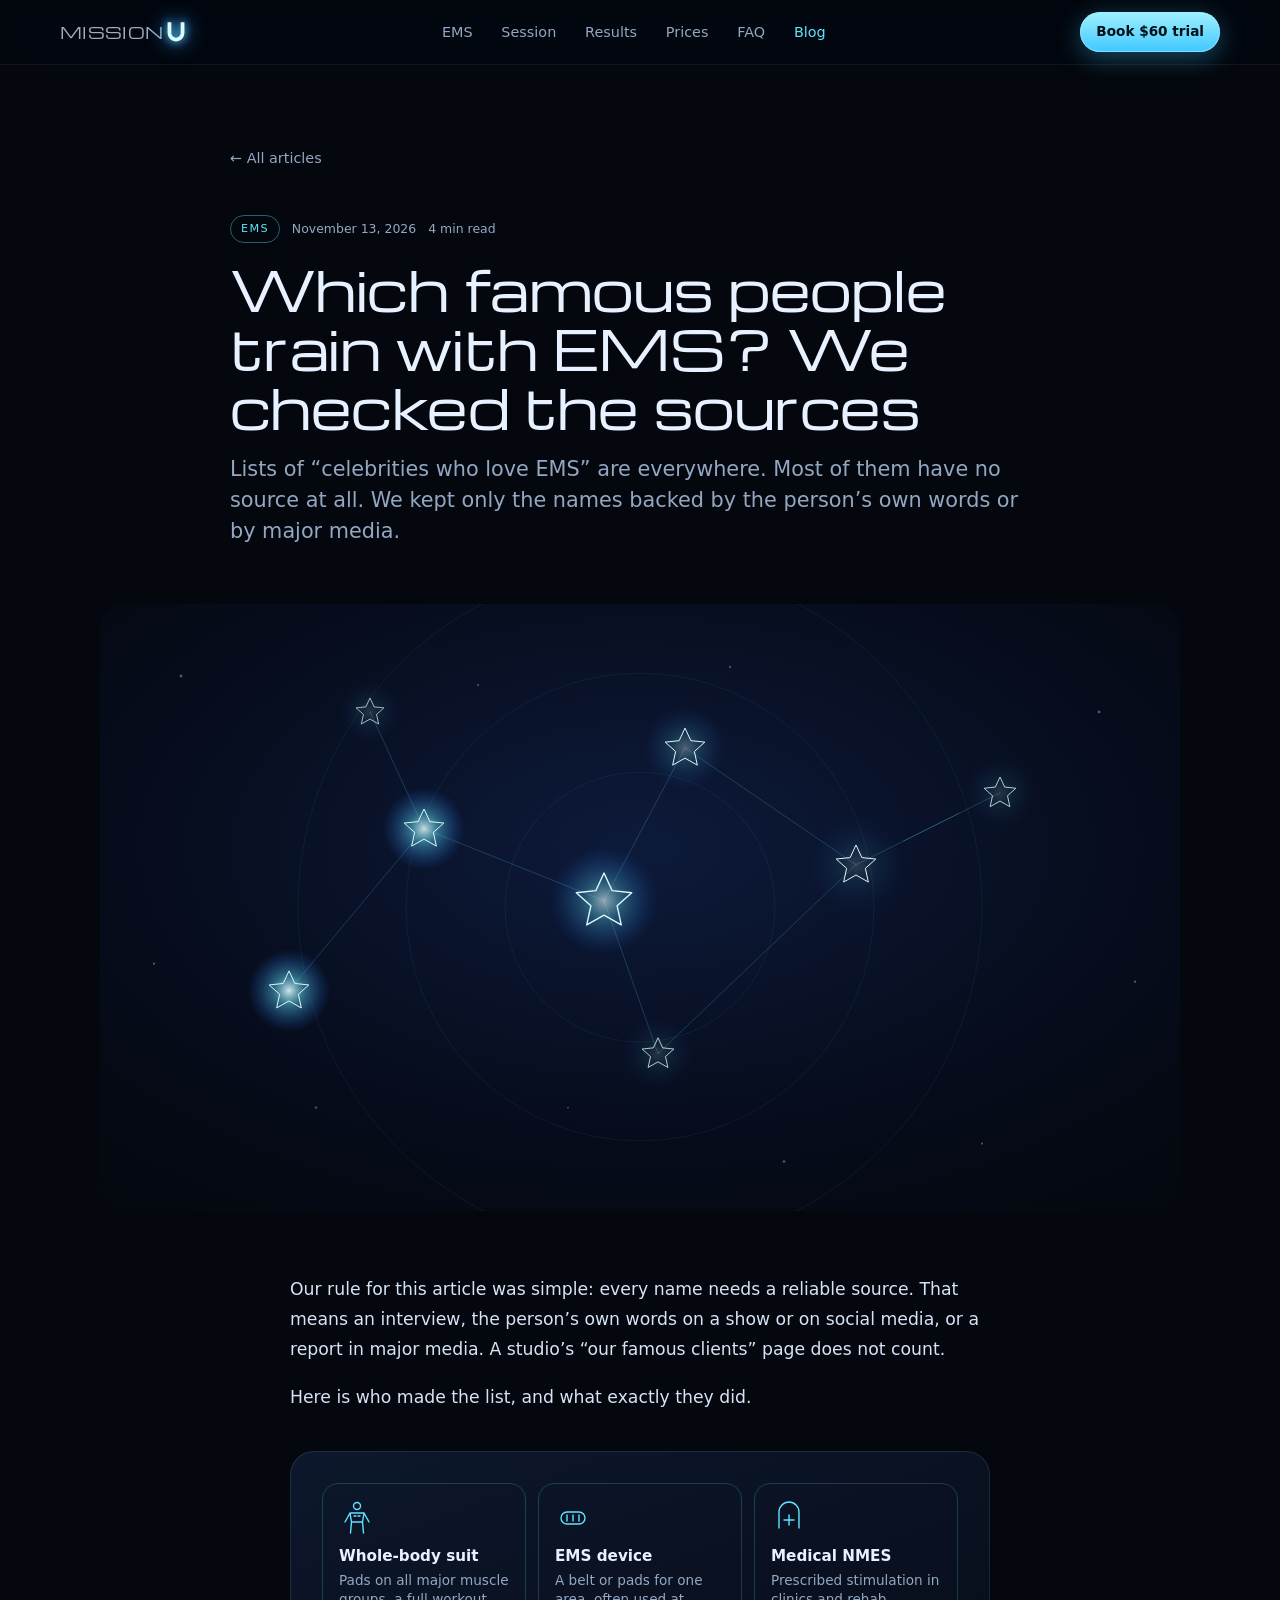
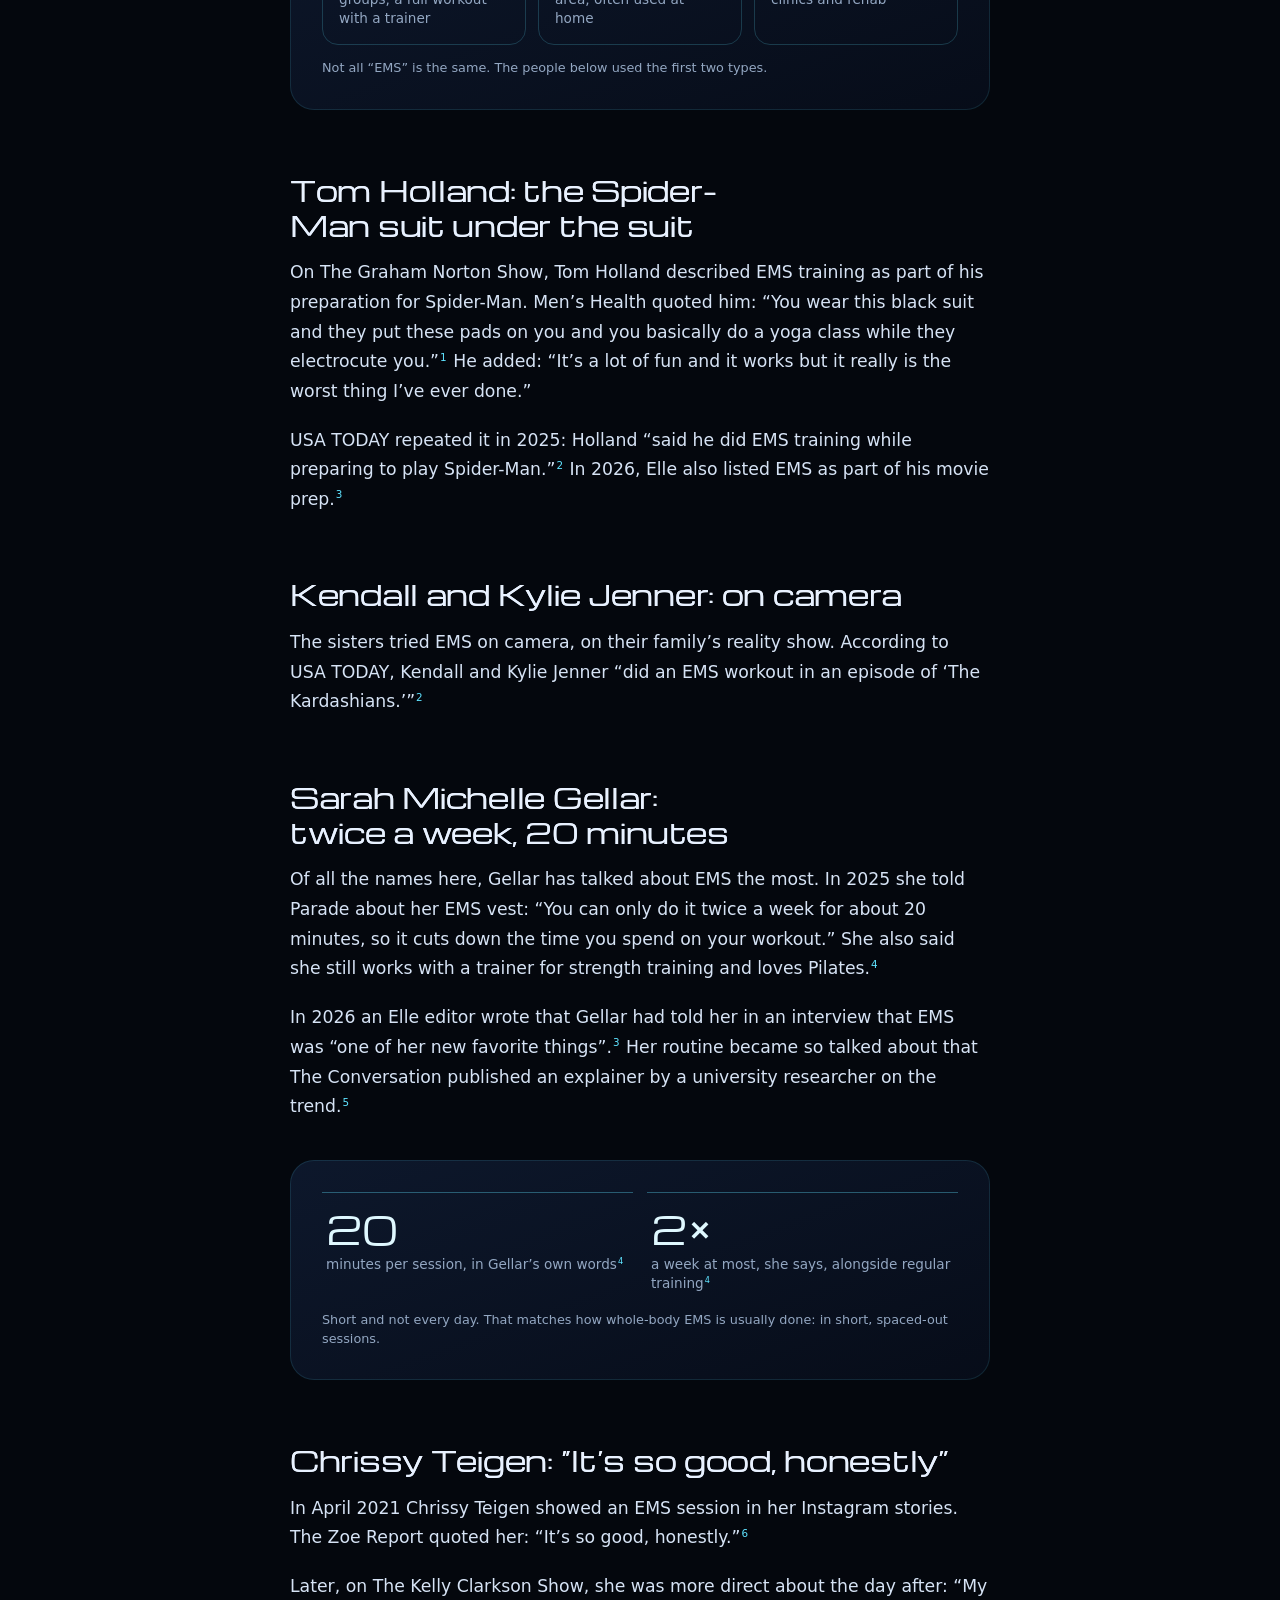
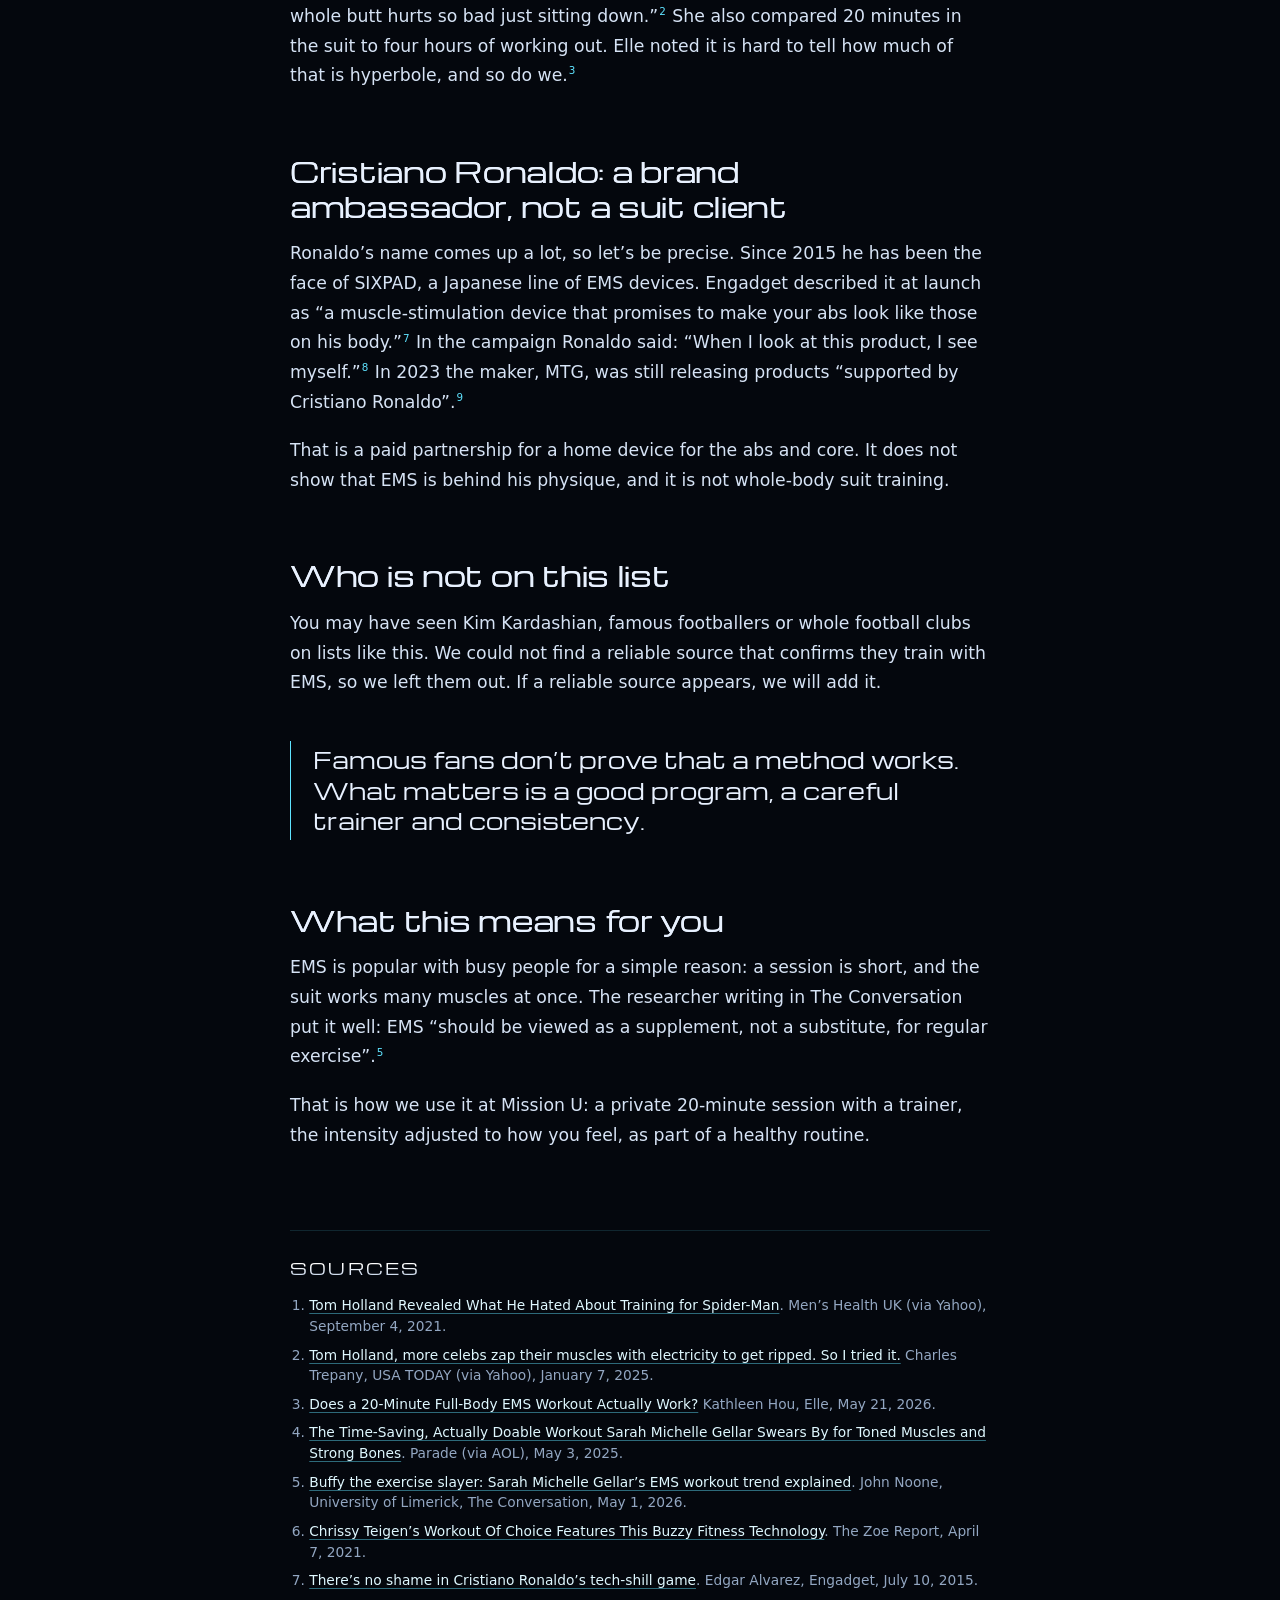
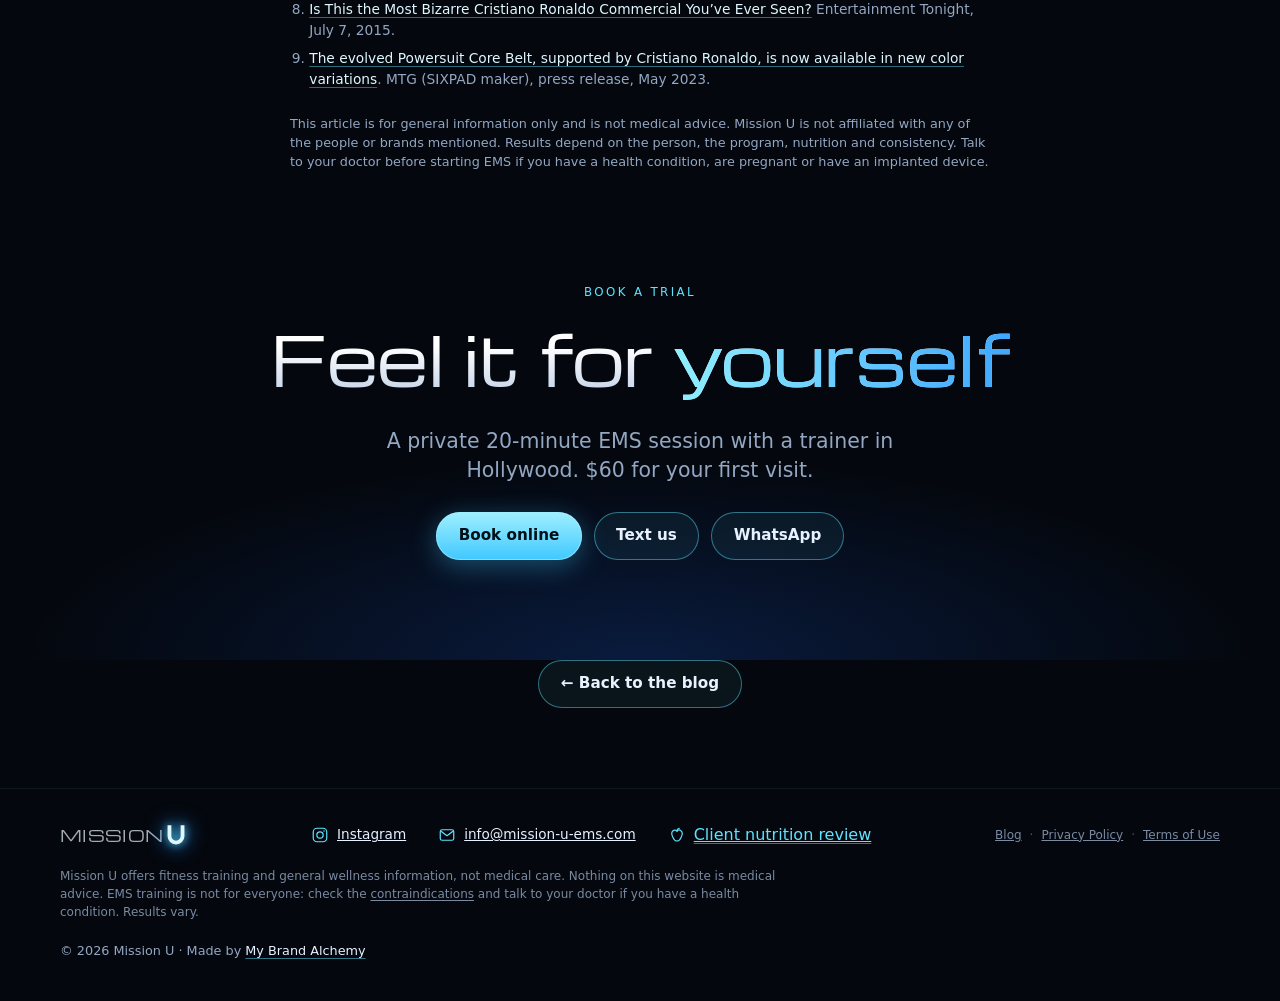
<file: blog/famous-people-ems-training/index.html>
<!doctype html>
<html lang="en">
<head>
<meta charset="utf-8">
<meta name="viewport" content="width=device-width, initial-scale=1, viewport-fit=cover">
<title>Which famous people train with EMS? We checked the sources · Mission U Blog</title>
<meta name="description" content="Tom Holland, the Jenner sisters, Sarah Michelle Gellar, Chrissy Teigen and Ronaldo: who really uses EMS, according to reliable sources.">
<link rel="canonical" href="https://mission-u-ems.com/blog/famous-people-ems-training/">
<meta name="theme-color" content="#04070d">
<meta property="og:site_name" content="Mission U">
<meta property="og:locale" content="en_US">
<meta property="og:type" content="article">
<meta property="og:title" content="Which famous people train with EMS? We checked the sources · Mission U Blog">
<meta property="og:description" content="Tom Holland, the Jenner sisters, Sarah Michelle Gellar, Chrissy Teigen and Ronaldo: who really uses EMS, according to reliable sources.">
<meta property="og:url" content="https://mission-u-ems.com/blog/famous-people-ems-training/">
<meta property="og:image" content="https://mission-u-ems.com/media/og-famous-people-ems-training.jpg">
<meta property="og:image:width" content="1200">
<meta property="og:image:height" content="630">
<meta name="twitter:card" content="summary_large_image">
<meta name="twitter:title" content="Which famous people train with EMS? We checked the sources · Mission U Blog">
<meta name="twitter:description" content="Tom Holland, the Jenner sisters, Sarah Michelle Gellar, Chrissy Teigen and Ronaldo: who really uses EMS, according to reliable sources.">
<meta name="twitter:image" content="https://mission-u-ems.com/media/og-famous-people-ems-training.jpg">
<link rel="icon" href="/favicon.svg" type="image/svg+xml">
<link rel="preload" href="/fonts/michroma.woff2" as="font" type="font/woff2" crossorigin>
<script>document.documentElement.classList.add('js')</script>
<script type="application/ld+json">{"@context": "https://schema.org", "@type": "BlogPosting", "headline": "Which famous people train with EMS? We checked the sources", "description": "Tom Holland, the Jenner sisters, Sarah Michelle Gellar, Chrissy Teigen and Ronaldo: who really uses EMS, according to reliable sources.", "datePublished": "2026-11-13", "dateModified": "2026-11-13", "image": ["https://mission-u-ems.com/media/og-famous-people-ems-training.jpg"], "articleSection": "EMS", "wordCount": 740, "url": "https://mission-u-ems.com/blog/famous-people-ems-training/", "mainEntityOfPage": "https://mission-u-ems.com/blog/famous-people-ems-training/", "inLanguage": "en-US", "author": {"@type": "Organization", "name": "Mission U", "url": "https://mission-u-ems.com/"}, "publisher": {"@type": "Organization", "name": "Mission U", "url": "https://mission-u-ems.com/"}}</script>
  <script type="module" crossorigin src="/assets/modulepreload-polyfill-B5Qt9EMX.js"></script>
  <script type="module" crossorigin src="/assets/contact-CrO9Xoou.js"></script>
  <script type="module" crossorigin src="/assets/blog-BdBpeFcQ.js"></script>
  <link rel="stylesheet" crossorigin href="/assets/style-ddCgPrU8.css">
</head>
<body>
<a class="skip" href="#main">Skip to content</a>

<header class="nav">
  <a class="logo" href="/" aria-label="Mission U home">
    <span class="logo-word">MISSION</span><svg class="logo-u" viewBox="0 0 40 44" aria-hidden="true"><path d="M8 4v20a12 12 0 0 0 24 0V4" /></svg>
  </a>
  <nav aria-label="Main">
    <a href="/#ems">EMS</a>
    <a href="/#how">Session</a>
    <a href="/#results">Results</a>
    <a href="/#prices">Prices</a>
    <a href="/#faq">FAQ</a>
    <a href="/blog/" aria-current="page">Blog</a>
  </nav>
  <a class="btn btn-sm" href="#book">Book $60 trial</a>
</header>

<main id="main">
<article class="art">
  <header class="art-head">
    <a class="to-blog" href="/blog/">← All articles</a>
    <div class="post-meta art-meta"><span class="tag-pill">EMS</span><time datetime="2026-11-13">November 13, 2026</time><span>4 min read</span></div>
    <h1>Which famous people train with EMS? We checked the sources</h1>
    <p class="art-lead">Lists of “celebrities who love EMS” are everywhere. Most of them have no source at all. We kept only the names backed by the person’s own words or by major media.</p>
  </header>
  <figure class="art-cover"><img src="/media/blog/cover-famous.svg" width="1200" height="675" fetchpriority="high" decoding="async" alt="Constellation of thin outlined stars connected by an electric impulse line"></figure>
  <div class="prose">
<p>Our rule for this article was simple: every name needs a reliable source. That means an interview, the person’s own words on a show or on social media, or a report in major media. A studio’s “our famous clients” page does not count.</p>
<p>Here is who made the list, and what exactly they did.</p>

<figure class="art-fig" data-reveal>
  <div class="kinds">
    <div class="kind">
      <svg viewBox="0 0 36 36" aria-hidden="true"><circle cx="18" cy="6" r="3.5"/><path d="M11 13h14l-1.5 9h-11zM12.5 22l-1 11M23.5 22l1 11M11 13 6 22M25 13l5 9"/><path d="M15 16h2M19 16h2"/></svg>
      <b>Whole-body suit</b>Pads on all major muscle groups, a full workout with a trainer
    </div>
    <div class="kind">
      <svg viewBox="0 0 36 36" aria-hidden="true"><rect x="6" y="12" width="24" height="12" rx="6"/><path d="M12 15v6M18 15v6M24 15v6"/></svg>
      <b>EMS device</b>A belt or pads for one area, often used at home
    </div>
    <div class="kind">
      <svg viewBox="0 0 36 36" aria-hidden="true"><path d="M8 28V12a10 10 0 0 1 20 0v16"/><path d="M13 20h10M18 15v10"/></svg>
      <b>Medical NMES</b>Prescribed stimulation in clinics and rehab
    </div>
  </div>
  <figcaption>Not all “EMS” is the same. The people below used the first two types.</figcaption>
</figure>

<h2>Tom Holland: the Spider-Man suit under the suit</h2>
<p>On The Graham Norton Show, Tom Holland described EMS training as part of his preparation for Spider-Man. Men’s Health quoted him: “You wear this black suit and they put these pads on you and you basically do a yoga class while they electrocute you.”<sup><a href="#s1">1</a></sup> He added: “It’s a lot of fun and it works but it really is the worst thing I’ve ever done.”</p>
<p>USA TODAY repeated it in 2025: Holland “said he did EMS training while preparing to play Spider-Man.”<sup><a href="#s2">2</a></sup> In 2026, Elle also listed EMS as part of his movie prep.<sup><a href="#s3">3</a></sup></p>

<h2>Kendall and Kylie Jenner: on camera</h2>
<p>The sisters tried EMS on camera, on their family’s reality show. According to USA TODAY, Kendall and Kylie Jenner “did an EMS workout in an episode of ‘The Kardashians.’”<sup><a href="#s2">2</a></sup></p>

<h2>Sarah Michelle Gellar: twice a week, 20 minutes</h2>
<p>Of all the names here, Gellar has talked about EMS the most. In 2025 she told Parade about her EMS vest: “You can only do it twice a week for about 20 minutes, so it cuts down the time you spend on your workout.” She also said she still works with a trainer for strength training and loves Pilates.<sup><a href="#s4">4</a></sup></p>
<p>In 2026 an Elle editor wrote that Gellar had told her in an interview that EMS was “one of her new favorite things”.<sup><a href="#s3">3</a></sup> Her routine became so talked about that The Conversation published an explainer by a university researcher on the trend.<sup><a href="#s5">5</a></sup></p>

<figure class="art-fig" data-reveal>
  <div class="stat-row">
    <div class="stat"><b>20</b><span>minutes per session, in Gellar’s own words<sup><a href="#s4">4</a></sup></span></div>
    <div class="stat"><b>2×</b><span>a week at most, she says, alongside regular training<sup><a href="#s4">4</a></sup></span></div>
  </div>
  <figcaption>Short and not every day. That matches how whole-body EMS is usually done: in short, spaced-out sessions.</figcaption>
</figure>

<h2>Chrissy Teigen: “It’s so good, honestly”</h2>
<p>In April 2021 Chrissy Teigen showed an EMS session in her Instagram stories. The Zoe Report quoted her: “It’s so good, honestly.”<sup><a href="#s6">6</a></sup></p>
<p>Later, on The Kelly Clarkson Show, she was more direct about the day after: “My whole butt hurts so bad just sitting down.”<sup><a href="#s2">2</a></sup> She also compared 20 minutes in the suit to four hours of working out. Elle noted it is hard to tell how much of that is hyperbole, and so do we.<sup><a href="#s3">3</a></sup></p>

<h2>Cristiano Ronaldo: a brand ambassador, not a suit client</h2>
<p>Ronaldo’s name comes up a lot, so let’s be precise. Since 2015 he has been the face of SIXPAD, a Japanese line of EMS devices. Engadget described it at launch as “a muscle-stimulation device that promises to make your abs look like those on his body.”<sup><a href="#s7">7</a></sup> In the campaign Ronaldo said: “When I look at this product, I see myself.”<sup><a href="#s8">8</a></sup> In 2023 the maker, MTG, was still releasing products “supported by Cristiano Ronaldo”.<sup><a href="#s9">9</a></sup></p>
<p>That is a paid partnership for a home device for the abs and core. It does not show that EMS is behind his physique, and it is not whole-body suit training.</p>

<h2>Who is not on this list</h2>
<p>You may have seen Kim Kardashian, famous footballers or whole football clubs on lists like this. We could not find a reliable source that confirms they train with EMS, so we left them out. If a reliable source appears, we will add it.</p>

<p class="pull">Famous fans don’t prove that a method works. What matters is a good program, a careful trainer and consistency.</p>

<h2>What this means for you</h2>
<p>EMS is popular with busy people for a simple reason: a session is short, and the suit works many muscles at once. The researcher writing in The Conversation put it well: EMS “should be viewed as a supplement, not a substitute, for regular exercise”.<sup><a href="#s5">5</a></sup></p>
<p>That is how we use it at Mission U: a private 20-minute session with a trainer, the intensity adjusted to how you feel, as part of a healthy routine.</p>
  </div>
  <section class="sources" aria-labelledby="src-t">
    <h2 id="src-t">Sources</h2>
    <ol>
<li id="s1"><a href="https://www.yahoo.com/lifestyle/tom-holland-revealed-hated-training-133500710.html" target="_blank" rel="noopener">Tom Holland Revealed What He Hated About Training for Spider-Man</a>. Men’s Health UK (via Yahoo), September 4, 2021.</li>
      <li id="s2"><a href="https://www.yahoo.com/lifestyle/tom-holland-more-celebs-zap-132945286.html" target="_blank" rel="noopener">Tom Holland, more celebs zap their muscles with electricity to get ripped. So I tried it.</a> Charles Trepany, USA TODAY (via Yahoo), January 7, 2025.</li>
      <li id="s3"><a href="https://www.elle.com/beauty/health-fitness/a71284724/ems-workout-benefits-interview-2026/" target="_blank" rel="noopener">Does a 20-Minute Full-Body EMS Workout Actually Work?</a> Kathleen Hou, Elle, May 21, 2026.</li>
      <li id="s4"><a href="https://www.aol.com/time-saving-actually-doable-workout-182500826.html" target="_blank" rel="noopener">The Time-Saving, Actually Doable Workout Sarah Michelle Gellar Swears By for Toned Muscles and Strong Bones</a>. Parade (via AOL), May 3, 2025.</li>
      <li id="s5"><a href="https://theconversation.com/buffy-the-exercise-slayer-sarah-michelle-gellars-ems-workout-trend-explained-281039" target="_blank" rel="noopener">Buffy the exercise slayer: Sarah Michelle Gellar’s EMS workout trend explained</a>. John Noone, University of Limerick, The Conversation, May 1, 2026.</li>
      <li id="s6"><a href="https://www.thezoereport.com/culture/chrissy-teigen-workout-ems-technology-program" target="_blank" rel="noopener">Chrissy Teigen’s Workout Of Choice Features This Buzzy Fitness Technology</a>. The Zoe Report, April 7, 2021.</li>
      <li id="s7"><a href="https://www.engadget.com/2015-07-10-cristiano-ronaldo-gorgeous-tech-shill.html" target="_blank" rel="noopener">There’s no shame in Cristiano Ronaldo’s tech-shill game</a>. Edgar Alvarez, Engadget, July 10, 2015.</li>
      <li id="s8"><a href="https://www.etonline.com/news/167487_cristiano_ronaldo_attempts_to_sell_some_weird_japanese_product" target="_blank" rel="noopener">Is This the Most Bizarre Cristiano Ronaldo Commercial You’ve Ever Seen?</a> Entertainment Tonight, July 7, 2015.</li>
      <li id="s9"><a href="https://www.mtg.gr.jp/en/news/detail/2023/05/article_2177.html" target="_blank" rel="noopener">The evolved Powersuit Core Belt, supported by Cristiano Ronaldo, is now available in new color variations</a>. MTG (SIXPAD maker), press release, May 2023.</li>
    </ol>
  </section>
  <p class="disclaimer">This article is for general information only and is not medical advice. Mission U is not affiliated with any of the people or brands mentioned. Results depend on the person, the program, nutrition and consistency. Talk to your doctor before starting EMS if you have a health condition, are pregnant or have an implanted device.</p>
</article>

<section class="sec book art-book" id="book" aria-labelledby="book-t">
  <div class="wrap">
    <p class="eyebrow">Book a trial</p>
    <h2 id="book-t">Feel it for <span class="hl">yourself</span></h2>
    <p class="sub">A private 20-minute EMS session with a trainer in Hollywood. $60 for your first visit.</p>
    <div class="book-btns">
      <a class="btn" data-contact="calendly" href="/#book">Book online</a>
      <a class="btn btn-ghost" data-contact="sms" href="/#book">Text us</a>
      <a class="btn btn-ghost" data-contact="whatsapp" href="/#book">WhatsApp</a>
    </div>
  </div>
</section>

<p class="art-back"><a class="btn btn-ghost" href="/blog/">← Back to the blog</a></p>

</main>

<footer class="foot">
  <div class="wrap foot-in">
    <a class="logo" href="/" aria-label="Mission U home"><span class="logo-word">MISSION</span><svg class="logo-u" viewBox="0 0 40 44" aria-hidden="true"><path d="M8 4v20a12 12 0 0 0 24 0V4"/></svg></a>
    <div class="foot-links">
      <a class="foot-ic" href="https://www.instagram.com/mission.u.ems/" target="_blank" rel="noopener" aria-label="Mission U on Instagram (@mission.u.ems)"><svg viewBox="0 0 24 24" aria-hidden="true"><rect x="3" y="3" width="18" height="18" rx="5"/><circle cx="12" cy="12" r="4.2"/><circle class="dot" cx="17.3" cy="6.7" r="1"/></svg><span>Instagram</span></a>
      <a class="foot-ic" href="mailto:info@mission-u-ems.com" aria-label="Email Mission U"><svg viewBox="0 0 24 24" aria-hidden="true"><rect x="3" y="5" width="18" height="14" rx="2.5"/><path d="M4 7l8 6 8-6"/></svg><span>info@mission-u-ems.com</span></a>
      <a class="foot-ic foot-nutri" href="/nutrition/"><svg viewBox="0 0 24 24" aria-hidden="true"><path d="M12 7c-1.2-1.6-3.6-2-5.2-.8C4.6 7.8 4.9 12 6.6 15.4 7.9 18 9.6 20 11 20c.5 0 .7-.3 1-.3s.5.3 1 .3c1.4 0 3.1-2 4.4-4.6 1.7-3.4 2-7.6-.2-9.2-1.6-1.2-4-.8-5.2.8z"/><path d="M12 7c0-2 1-3.5 3-4"/></svg><span>Client nutrition review</span></a>
    </div>
    <nav class="foot-legal" aria-label="Site links"><a class="foot-small" href="/blog/">Blog</a><span class="sep" aria-hidden="true">·</span><a class="foot-small" href="/privacy/">Privacy Policy</a><span class="sep" aria-hidden="true">·</span><a class="foot-small" href="/terms/">Terms of Use</a></nav>
    <p class="foot-note">Mission U offers fitness training and general wellness information, not medical care. Nothing on this website is medical advice. EMS training is not for everyone: check the <a href="/#contraindications">contraindications</a> and talk to your doctor if you have a health condition. Results vary.</p>
    <span class="foot-copy">© 2026 Mission U<span class="sep" aria-hidden="true"> · </span>Made by <a class="foot-credit" href="https://mybrandalchemy.com/" target="_blank" rel="noopener">My Brand Alchemy</a></span>
  </div>
</footer>

</body>
</html>
</file>
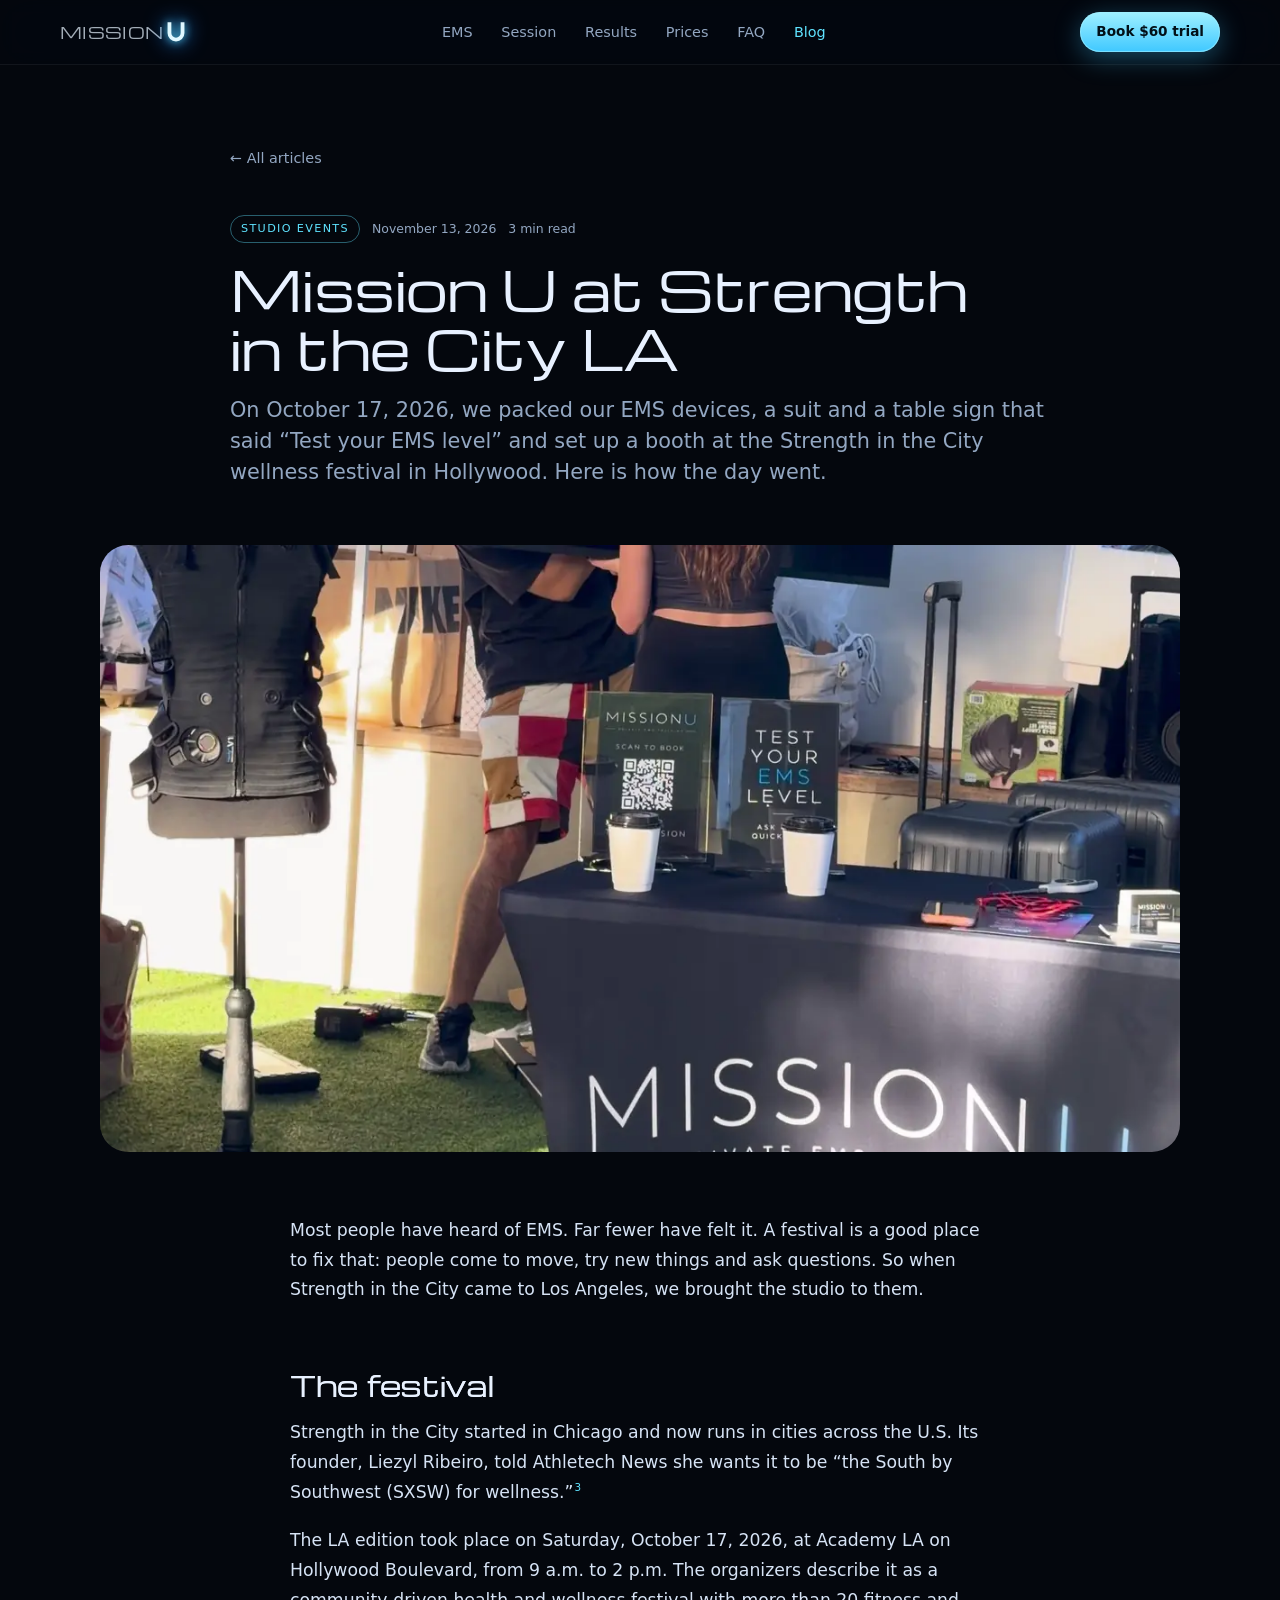
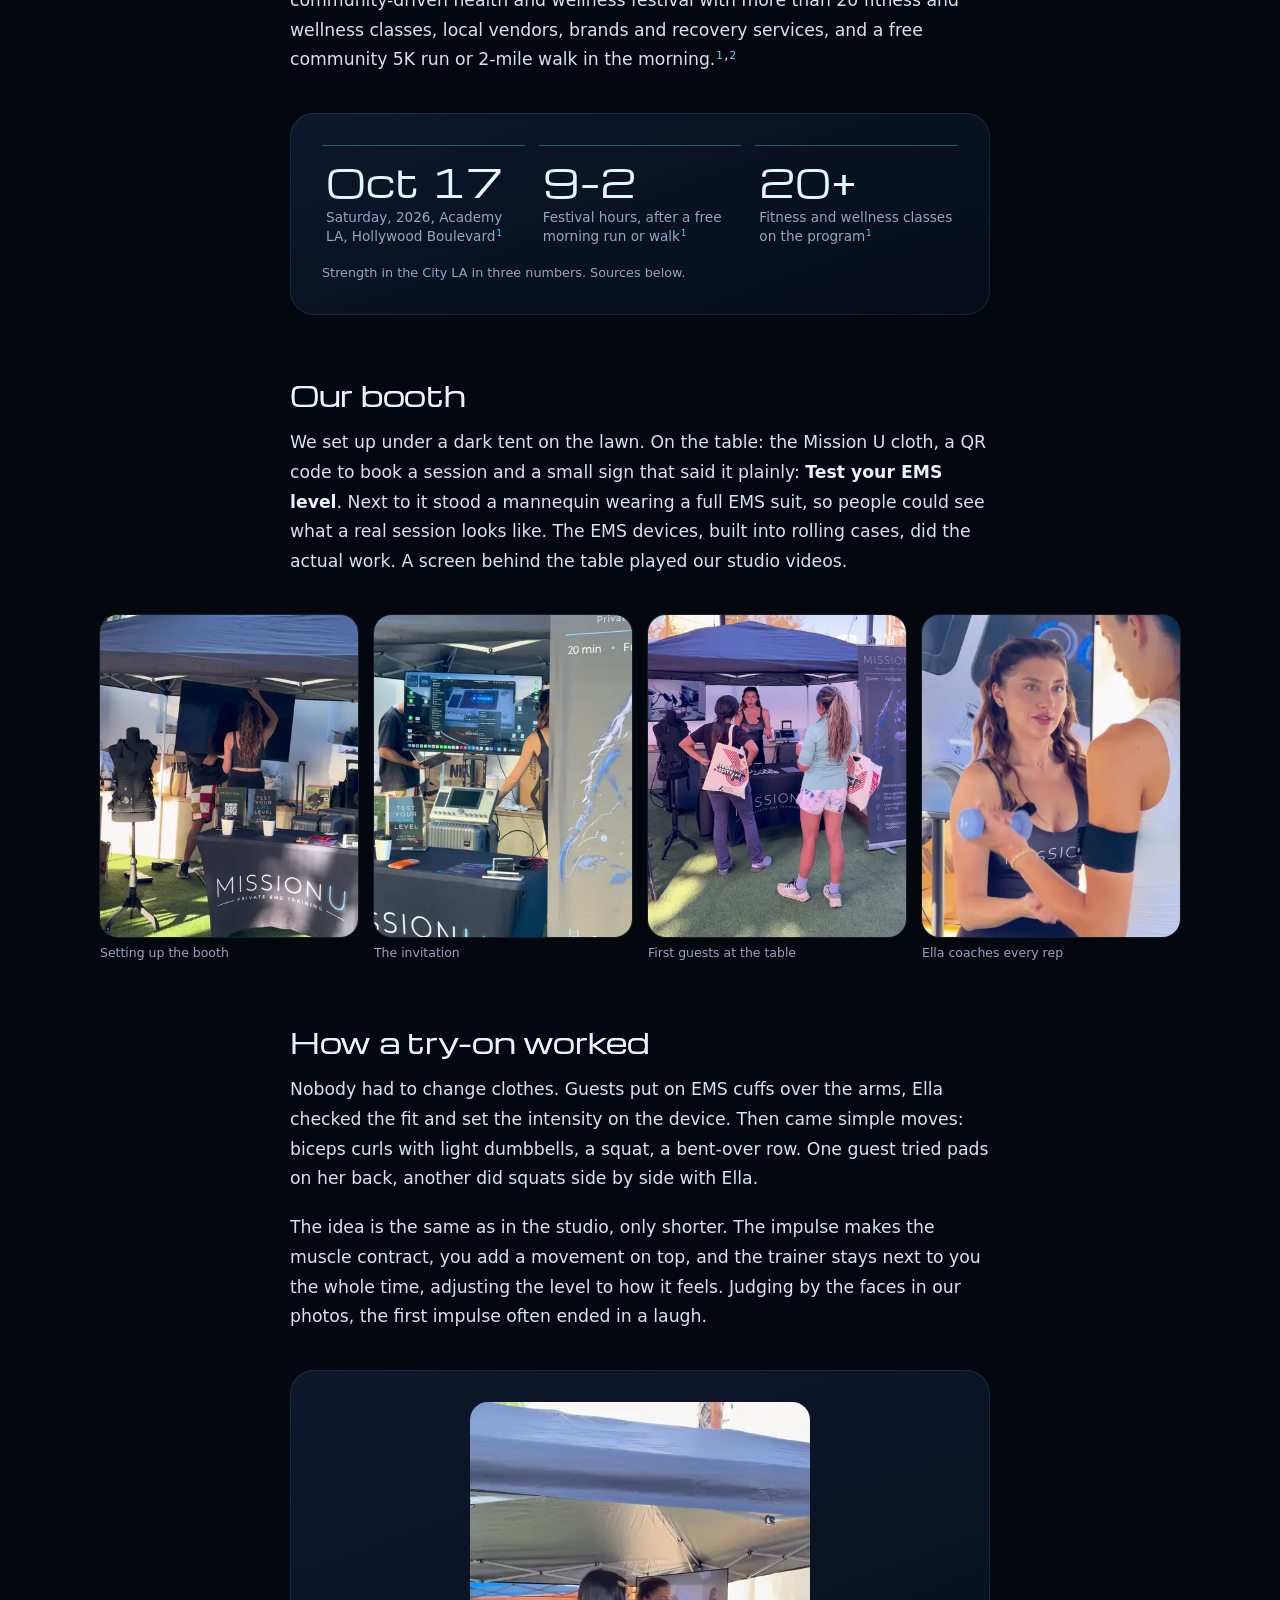
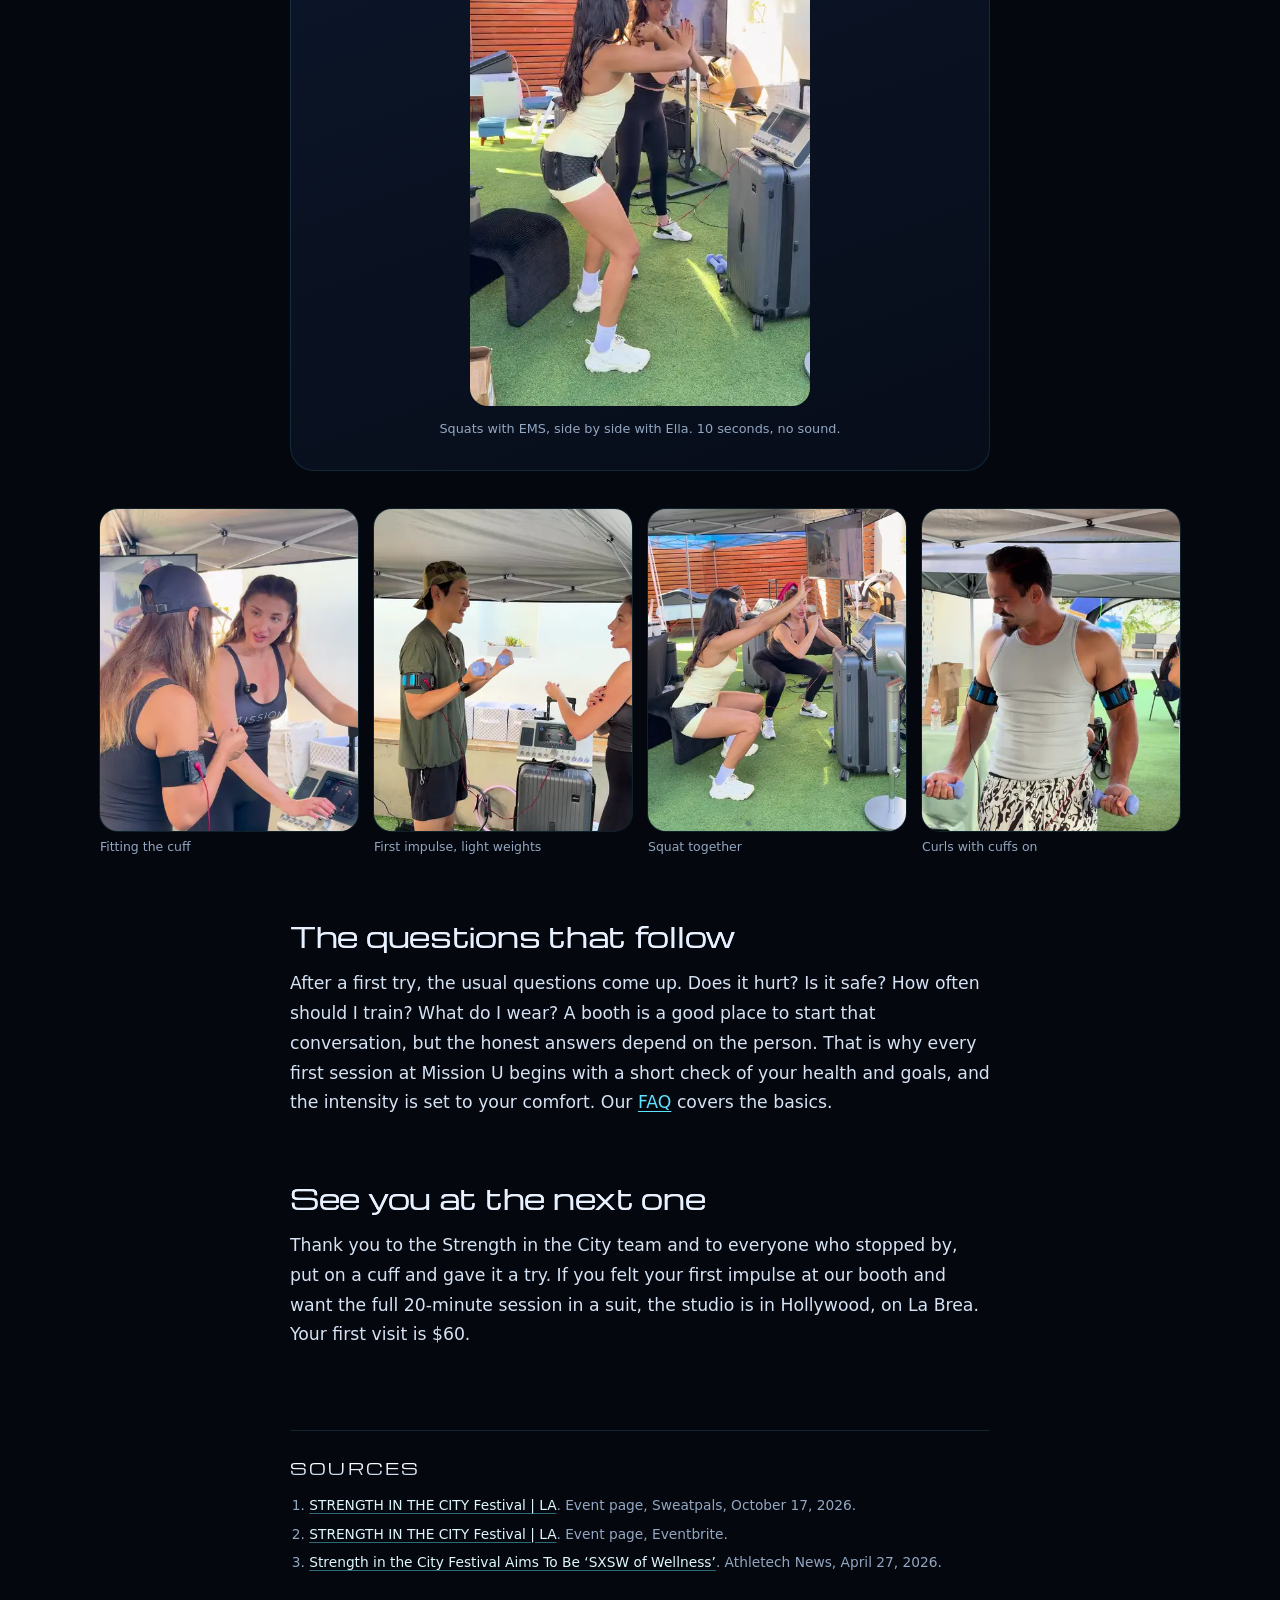
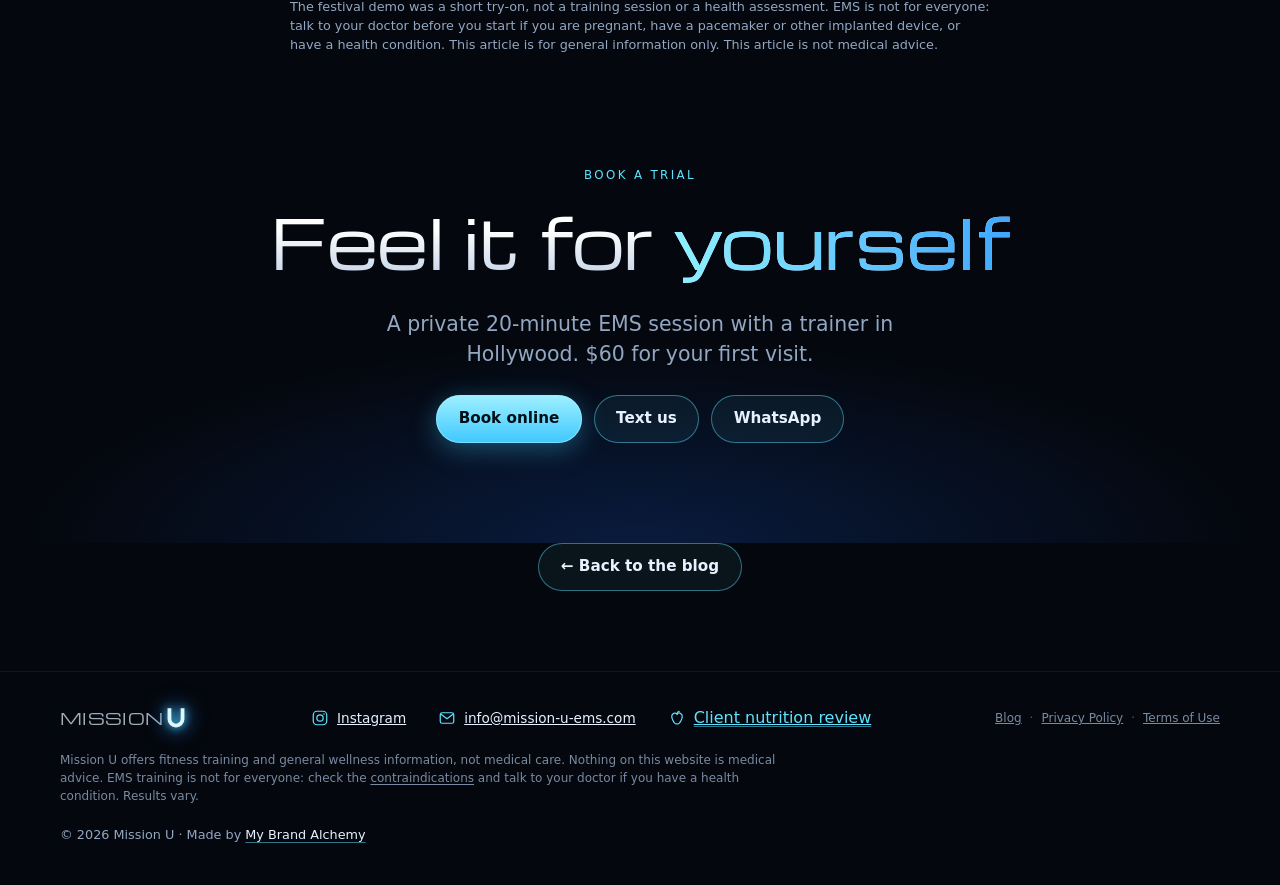
<file: blog/strength-in-the-city-la/index.html>
<!doctype html>
<html lang="en">
<head>
<meta charset="utf-8">
<meta name="viewport" content="width=device-width, initial-scale=1, viewport-fit=cover">
<title>Mission U at Strength in the City LA · Mission U Blog</title>
<meta name="description" content="Our EMS booth at the Strength in the City wellness festival in Hollywood: guests put on EMS cuffs and felt the impulses for the first time.">
<link rel="canonical" href="https://mission-u-ems.com/blog/strength-in-the-city-la/">
<meta name="theme-color" content="#04070d">
<meta property="og:site_name" content="Mission U">
<meta property="og:locale" content="en_US">
<meta property="og:type" content="article">
<meta property="og:title" content="Mission U at Strength in the City LA · Mission U Blog">
<meta property="og:description" content="Our EMS booth at the Strength in the City wellness festival in Hollywood: guests put on EMS cuffs and felt the impulses for the first time.">
<meta property="og:url" content="https://mission-u-ems.com/blog/strength-in-the-city-la/">
<meta property="og:image" content="https://mission-u-ems.com/media/og-strength-in-the-city-la.jpg">
<meta property="og:image:width" content="1200">
<meta property="og:image:height" content="630">
<meta name="twitter:card" content="summary_large_image">
<meta name="twitter:title" content="Mission U at Strength in the City LA · Mission U Blog">
<meta name="twitter:description" content="Our EMS booth at the Strength in the City wellness festival in Hollywood: guests put on EMS cuffs and felt the impulses for the first time.">
<meta name="twitter:image" content="https://mission-u-ems.com/media/og-strength-in-the-city-la.jpg">
<link rel="icon" href="/favicon.svg" type="image/svg+xml">
<link rel="preload" href="/fonts/michroma.woff2" as="font" type="font/woff2" crossorigin>
<script>document.documentElement.classList.add('js')</script>
<script type="application/ld+json">{"@context": "https://schema.org", "@type": "BlogPosting", "headline": "Mission U at Strength in the City LA", "description": "Our EMS booth at the Strength in the City wellness festival in Hollywood: guests put on EMS cuffs and felt the impulses for the first time.", "datePublished": "2026-11-13", "dateModified": "2026-11-13", "image": ["https://mission-u-ems.com/media/og-strength-in-the-city-la.jpg"], "articleSection": "Studio events", "wordCount": 557, "url": "https://mission-u-ems.com/blog/strength-in-the-city-la/", "mainEntityOfPage": "https://mission-u-ems.com/blog/strength-in-the-city-la/", "inLanguage": "en-US", "author": {"@type": "Organization", "name": "Mission U", "url": "https://mission-u-ems.com/"}, "publisher": {"@type": "Organization", "name": "Mission U", "url": "https://mission-u-ems.com/"}}</script>
  <script type="module" crossorigin src="/assets/modulepreload-polyfill-B5Qt9EMX.js"></script>
  <script type="module" crossorigin src="/assets/contact-CrO9Xoou.js"></script>
  <script type="module" crossorigin src="/assets/blog-BdBpeFcQ.js"></script>
  <link rel="stylesheet" crossorigin href="/assets/style-ddCgPrU8.css">
</head>
<body>
<a class="skip" href="#main">Skip to content</a>

<header class="nav">
  <a class="logo" href="/" aria-label="Mission U home">
    <span class="logo-word">MISSION</span><svg class="logo-u" viewBox="0 0 40 44" aria-hidden="true"><path d="M8 4v20a12 12 0 0 0 24 0V4" /></svg>
  </a>
  <nav aria-label="Main">
    <a href="/#ems">EMS</a>
    <a href="/#how">Session</a>
    <a href="/#results">Results</a>
    <a href="/#prices">Prices</a>
    <a href="/#faq">FAQ</a>
    <a href="/blog/" aria-current="page">Blog</a>
  </nav>
  <a class="btn btn-sm" href="#book">Book $60 trial</a>
</header>

<main id="main">
<article class="art">
  <header class="art-head">
    <a class="to-blog" href="/blog/">← All articles</a>
    <div class="post-meta art-meta"><span class="tag-pill">Studio events</span><time datetime="2026-11-13">November 13, 2026</time><span>3 min read</span></div>
    <h1>Mission U at Strength in the City LA</h1>
    <p class="art-lead">On October 17, 2026, we packed our EMS devices, a suit and a table sign that said “Test your EMS level” and set up a booth at the Strength in the City wellness festival in Hollywood. Here is how the day went.</p>
  </header>
  <figure class="art-cover"><img src="/media/blog/strands/cover-1200.webp" srcset="/media/blog/strands/cover-640.webp 640w, /media/blog/strands/cover-1200.webp 1200w" sizes="(min-width: 1120px) 1080px, 100vw" width="1200" height="675" fetchpriority="high" decoding="async" alt="Mission U booth at the festival: table with the Mission U logo, a Test your EMS level sign and an EMS suit on a mannequin"></figure>
  <div class="prose">
<p>Most people have heard of EMS. Far fewer have felt it. A festival is a good place to fix that: people come to move, try new things and ask questions. So when Strength in the City came to Los Angeles, we brought the studio to them.</p>

<h2>The festival</h2>
<p>Strength in the City started in Chicago and now runs in cities across the U.S. Its founder, Liezyl Ribeiro, told Athletech News she wants it to be “the South by Southwest (SXSW) for wellness.”<sup><a href="#s3">3</a></sup></p>
<p>The LA edition took place on Saturday, October 17, 2026, at Academy LA on Hollywood Boulevard, from 9 a.m. to 2 p.m. The organizers describe it as a community-driven health and wellness festival with more than 20 fitness and wellness classes, local vendors, brands and recovery services, and a free community 5K run or 2-mile walk in the morning.<sup><a href="#s1">1</a>,<a href="#s2">2</a></sup></p>

<figure class="art-fig" data-reveal>
  <div class="stat-row">
    <div class="stat"><b>Oct 17</b><span>Saturday, 2026, Academy LA, Hollywood Boulevard<sup><a href="#s1">1</a></sup></span></div>
    <div class="stat"><b>9–2</b><span>Festival hours, after a free morning run or walk<sup><a href="#s1">1</a></sup></span></div>
    <div class="stat"><b>20+</b><span>Fitness and wellness classes on the program<sup><a href="#s1">1</a></sup></span></div>
  </div>
  <figcaption>Strength in the City LA in three numbers. Sources below.</figcaption>
</figure>

<h2>Our booth</h2>
<p>We set up under a dark tent on the lawn. On the table: the Mission U cloth, a QR code to book a session and a small sign that said it plainly: <strong>Test your EMS level</strong>. Next to it stood a mannequin wearing a full EMS suit, so people could see what a real session looks like. The EMS devices, built into rolling cases, did the actual work. A screen behind the table played our studio videos.</p>

<div class="fest-grid" data-reveal>
  <figure><img src="/media/blog/strands/booth-400.webp" srcset="/media/blog/strands/booth-400.webp 400w, /media/blog/strands/booth-640.webp 640w, /media/blog/strands/booth-960.webp 960w" sizes="(min-width: 960px) 260px, 46vw" width="960" height="1200" loading="lazy" decoding="async" alt="Mission U booth: table with the logo, a QR code, the Test your EMS level sign and an EMS suit on a mannequin"><figcaption>Setting up the booth</figcaption></figure>
  <figure><img src="/media/blog/strands/test-sign-400.webp" srcset="/media/blog/strands/test-sign-400.webp 400w, /media/blog/strands/test-sign-640.webp 640w, /media/blog/strands/test-sign-960.webp 960w" sizes="(min-width: 960px) 260px, 46vw" width="960" height="1200" loading="lazy" decoding="async" alt="Test your EMS level sign next to an EMS device on the Mission U table"><figcaption>The invitation</figcaption></figure>
  <figure><img src="/media/blog/strands/guests-400.webp" srcset="/media/blog/strands/guests-400.webp 400w, /media/blog/strands/guests-640.webp 640w, /media/blog/strands/guests-960.webp 960w" sizes="(min-width: 960px) 260px, 46vw" width="960" height="1200" loading="lazy" decoding="async" alt="Festival guests with tote bags talking to Ella at the Mission U booth"><figcaption>First guests at the table</figcaption></figure>
  <figure><img src="/media/blog/strands/ella-coach-400.webp" srcset="/media/blog/strands/ella-coach-400.webp 400w, /media/blog/strands/ella-coach-640.webp 640w, /media/blog/strands/ella-coach-960.webp 960w" sizes="(min-width: 960px) 260px, 46vw" width="960" height="1200" loading="lazy" decoding="async" alt="Ella at the booth coaching a guest in a white top through a biceps curl with an EMS cuff on her arm"><figcaption>Ella coaches every rep</figcaption></figure>
</div>

<h2>How a try-on worked</h2>
<p>Nobody had to change clothes. Guests put on EMS cuffs over the arms, Ella checked the fit and set the intensity on the device. Then came simple moves: biceps curls with light dumbbells, a squat, a bent-over row. One guest tried pads on her back, another did squats side by side with Ella.</p>
<p>The idea is the same as in the studio, only shorter. The impulse makes the muscle contract, you add a movement on top, and the trainer stays next to you the whole time, adjusting the level to how it feels. Judging by the faces in our photos, the first impulse often ended in a laugh.</p>

<figure class="art-fig fest-video" data-reveal>
  <video muted playsinline loop preload="none" data-src="/media/blog/strands/squat.mp4" data-poster="/media/blog/strands/squat-poster.webp" width="540" height="960" aria-label="A guest and Ella doing squats together with EMS at the festival booth"></video>
  <figcaption>Squats with EMS, side by side with Ella. 10 seconds, no sound.</figcaption>
</figure>

<div class="fest-grid" data-reveal>
  <figure><img src="/media/blog/strands/cuff-fit-400.webp" srcset="/media/blog/strands/cuff-fit-400.webp 400w, /media/blog/strands/cuff-fit-640.webp 640w, /media/blog/strands/cuff-fit-960.webp 960w" sizes="(min-width: 960px) 260px, 46vw" width="960" height="1200" loading="lazy" decoding="async" alt="Ella fitting an EMS cuff on a guest's arm and setting the device"><figcaption>Fitting the cuff</figcaption></figure>
  <figure><img src="/media/blog/strands/first-try-400.webp" srcset="/media/blog/strands/first-try-400.webp 400w, /media/blog/strands/first-try-640.webp 640w, /media/blog/strands/first-try-960.webp 960w" sizes="(min-width: 960px) 260px, 46vw" width="960" height="1200" loading="lazy" decoding="async" alt="A guest in a cap with EMS cuffs on his arms holds light dumbbells and talks to Ella"><figcaption>First impulse, light weights</figcaption></figure>
  <figure><img src="/media/blog/strands/squat-400.webp" srcset="/media/blog/strands/squat-400.webp 400w, /media/blog/strands/squat-640.webp 640w, /media/blog/strands/squat-960.webp 960w" sizes="(min-width: 960px) 260px, 46vw" width="960" height="1200" loading="lazy" decoding="async" alt="A guest and Ella squatting side by side next to the EMS device"><figcaption>Squat together</figcaption></figure>
  <figure><img src="/media/blog/strands/curls-400.webp" srcset="/media/blog/strands/curls-400.webp 400w, /media/blog/strands/curls-640.webp 640w, /media/blog/strands/curls-960.webp 960w" sizes="(min-width: 960px) 260px, 46vw" width="960" height="1200" loading="lazy" decoding="async" alt="A guest in a white tank top doing biceps curls with EMS cuffs on both arms"><figcaption>Curls with cuffs on</figcaption></figure>
</div>

<h2>The questions that follow</h2>
<p>After a first try, the usual questions come up. Does it hurt? Is it safe? How often should I train? What do I wear? A booth is a good place to start that conversation, but the honest answers depend on the person. That is why every first session at Mission U begins with a short check of your health and goals, and the intensity is set to your comfort. Our <a href="/#faq">FAQ</a> covers the basics.</p>

<h2>See you at the next one</h2>
<p>Thank you to the Strength in the City team and to everyone who stopped by, put on a cuff and gave it a try. If you felt your first impulse at our booth and want the full 20-minute session in a suit, the studio is in Hollywood, on La Brea. Your first visit is $60.</p>
  </div>
  <section class="sources" aria-labelledby="src-t">
    <h2 id="src-t">Sources</h2>
    <ol>
<li id="s1"><a href="https://sweatpals.com/event/strength-in-the-city-festival-la-5b5/2026-10-17" target="_blank" rel="noopener">STRENGTH IN THE CITY Festival | LA</a>. Event page, Sweatpals, October 17, 2026.</li>
      <li id="s2"><a href="https://www.eventbrite.com/e/strength-in-the-city-festival-la-tickets-1978927765217" target="_blank" rel="noopener">STRENGTH IN THE CITY Festival | LA</a>. Event page, Eventbrite.</li>
      <li id="s3"><a href="https://athletechnews.com/strength-in-the-city-festival-aims-to-become-sxsw-of-wellness/" target="_blank" rel="noopener">Strength in the City Festival Aims To Be ‘SXSW of Wellness’</a>. Athletech News, April 27, 2026.</li>
    </ol>
  </section>
  <p class="disclaimer">The festival demo was a short try-on, not a training session or a health assessment. EMS is not for everyone: talk to your doctor before you start if you are pregnant, have a pacemaker or other implanted device, or have a health condition. This article is for general information only. This article is not medical advice.</p>
</article>

<section class="sec book art-book" id="book" aria-labelledby="book-t">
  <div class="wrap">
    <p class="eyebrow">Book a trial</p>
    <h2 id="book-t">Feel it for <span class="hl">yourself</span></h2>
    <p class="sub">A private 20-minute EMS session with a trainer in Hollywood. $60 for your first visit.</p>
    <div class="book-btns">
      <a class="btn" data-contact="calendly" href="/#book">Book online</a>
      <a class="btn btn-ghost" data-contact="sms" href="/#book">Text us</a>
      <a class="btn btn-ghost" data-contact="whatsapp" href="/#book">WhatsApp</a>
    </div>
  </div>
</section>

<p class="art-back"><a class="btn btn-ghost" href="/blog/">← Back to the blog</a></p>

</main>

<footer class="foot">
  <div class="wrap foot-in">
    <a class="logo" href="/" aria-label="Mission U home"><span class="logo-word">MISSION</span><svg class="logo-u" viewBox="0 0 40 44" aria-hidden="true"><path d="M8 4v20a12 12 0 0 0 24 0V4"/></svg></a>
    <div class="foot-links">
      <a class="foot-ic" href="https://www.instagram.com/mission.u.ems/" target="_blank" rel="noopener" aria-label="Mission U on Instagram (@mission.u.ems)"><svg viewBox="0 0 24 24" aria-hidden="true"><rect x="3" y="3" width="18" height="18" rx="5"/><circle cx="12" cy="12" r="4.2"/><circle class="dot" cx="17.3" cy="6.7" r="1"/></svg><span>Instagram</span></a>
      <a class="foot-ic" href="mailto:info@mission-u-ems.com" aria-label="Email Mission U"><svg viewBox="0 0 24 24" aria-hidden="true"><rect x="3" y="5" width="18" height="14" rx="2.5"/><path d="M4 7l8 6 8-6"/></svg><span>info@mission-u-ems.com</span></a>
      <a class="foot-ic foot-nutri" href="/nutrition/"><svg viewBox="0 0 24 24" aria-hidden="true"><path d="M12 7c-1.2-1.6-3.6-2-5.2-.8C4.6 7.8 4.9 12 6.6 15.4 7.9 18 9.6 20 11 20c.5 0 .7-.3 1-.3s.5.3 1 .3c1.4 0 3.1-2 4.4-4.6 1.7-3.4 2-7.6-.2-9.2-1.6-1.2-4-.8-5.2.8z"/><path d="M12 7c0-2 1-3.5 3-4"/></svg><span>Client nutrition review</span></a>
    </div>
    <nav class="foot-legal" aria-label="Site links"><a class="foot-small" href="/blog/">Blog</a><span class="sep" aria-hidden="true">·</span><a class="foot-small" href="/privacy/">Privacy Policy</a><span class="sep" aria-hidden="true">·</span><a class="foot-small" href="/terms/">Terms of Use</a></nav>
    <p class="foot-note">Mission U offers fitness training and general wellness information, not medical care. Nothing on this website is medical advice. EMS training is not for everyone: check the <a href="/#contraindications">contraindications</a> and talk to your doctor if you have a health condition. Results vary.</p>
    <span class="foot-copy">© 2026 Mission U<span class="sep" aria-hidden="true"> · </span>Made by <a class="foot-credit" href="https://mybrandalchemy.com/" target="_blank" rel="noopener">My Brand Alchemy</a></span>
  </div>
</footer>

</body>
</html>
</file>
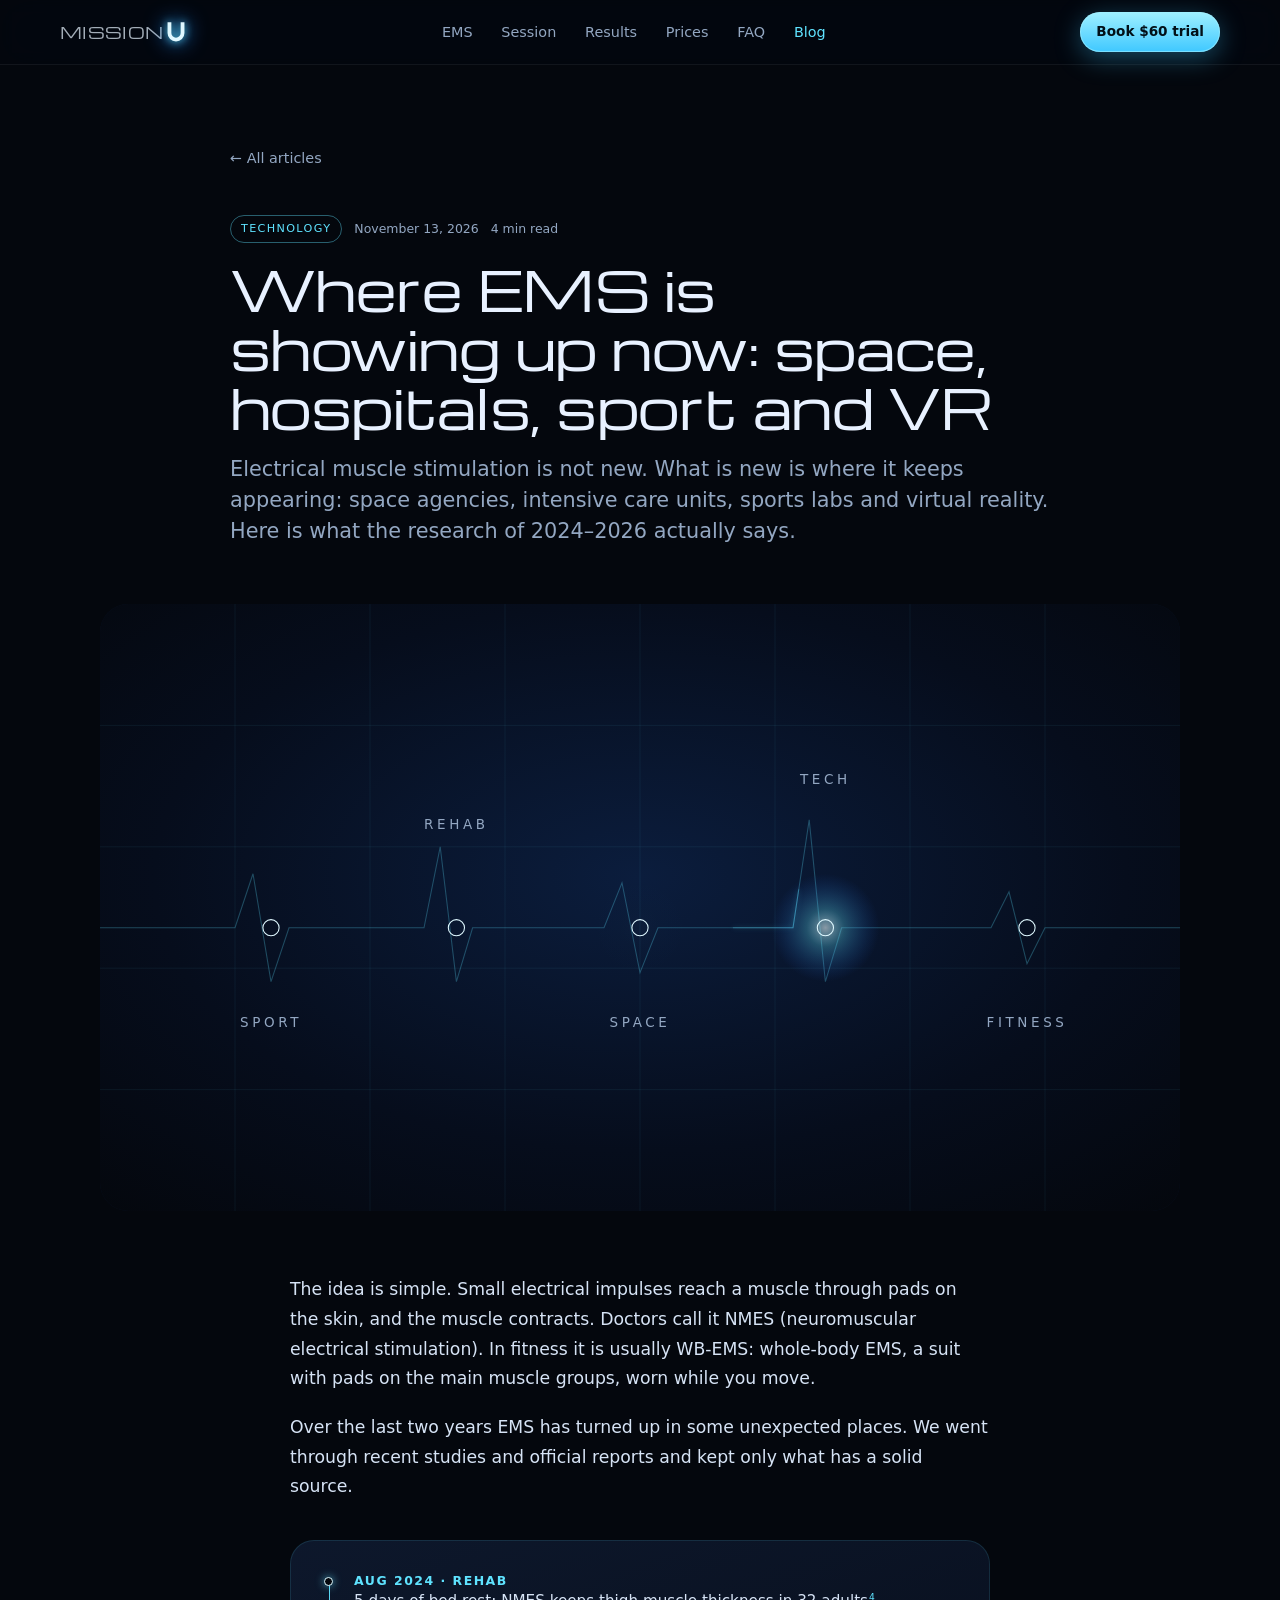
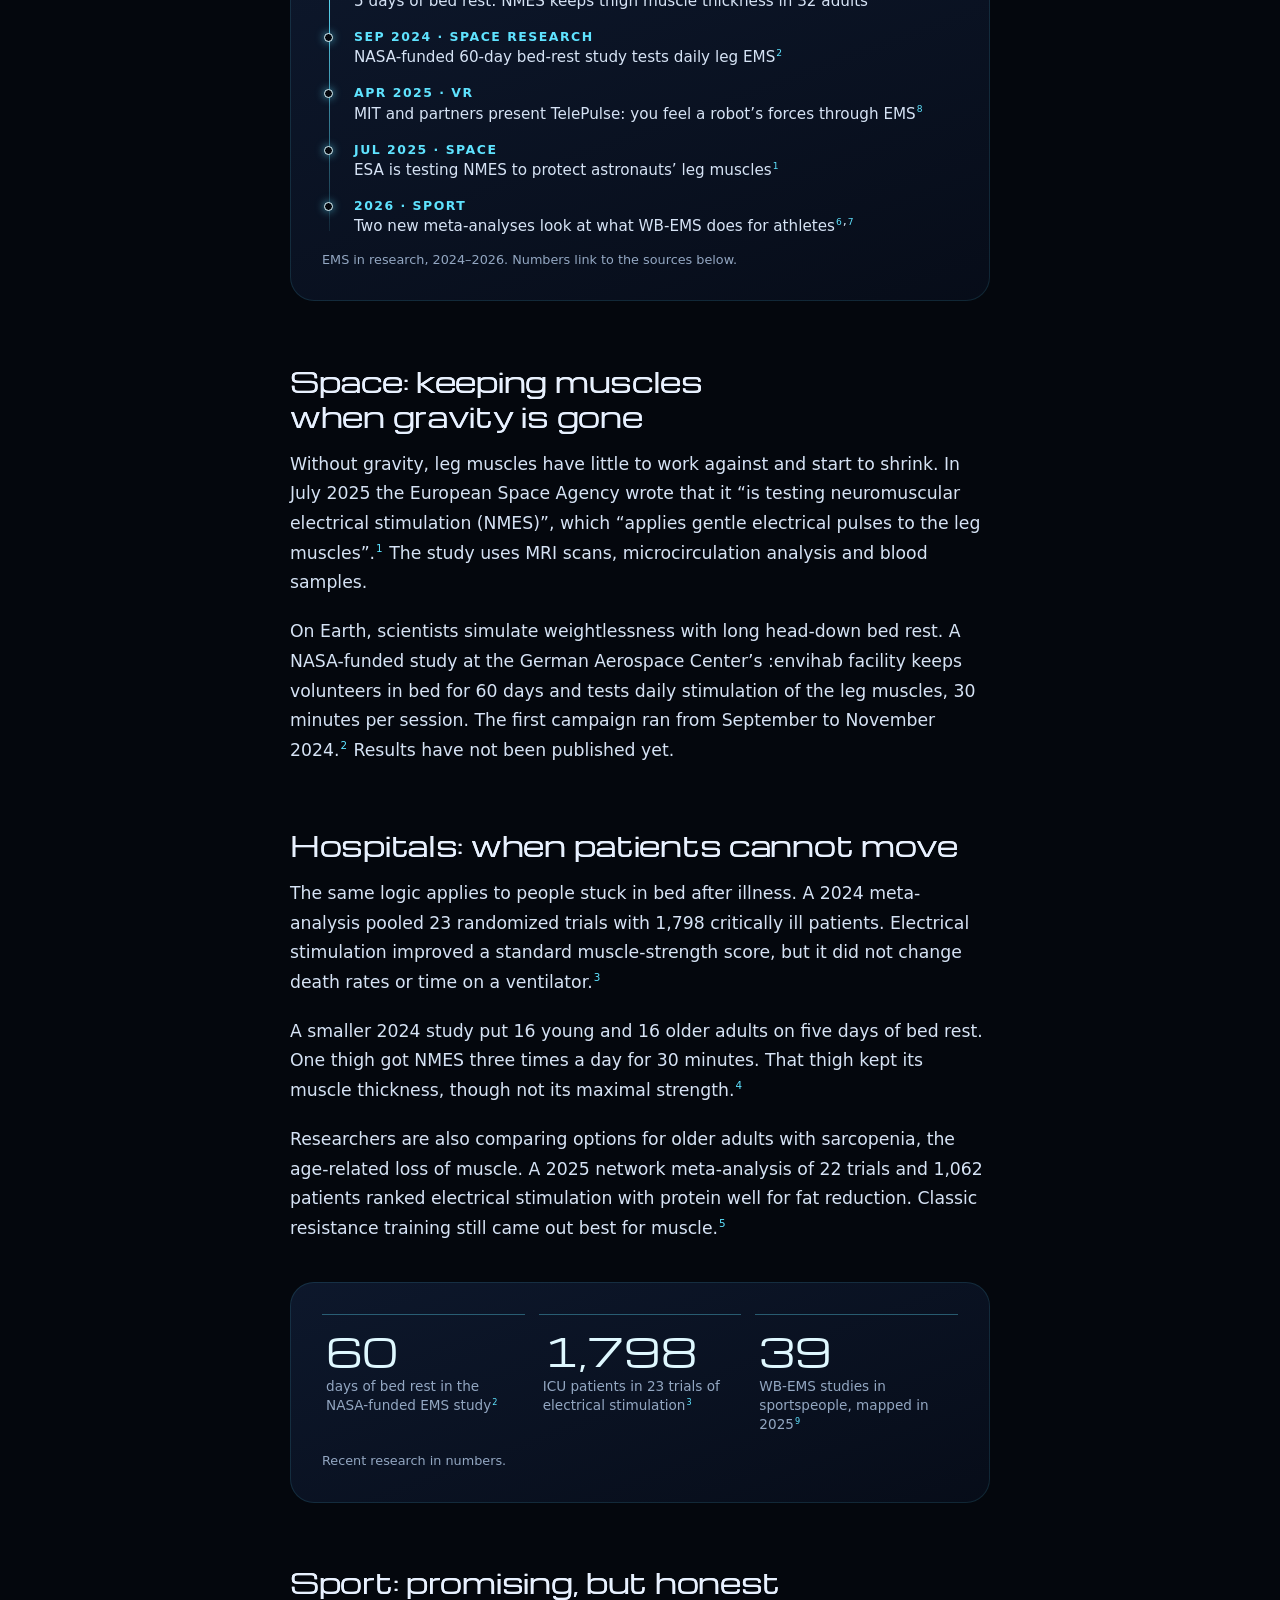
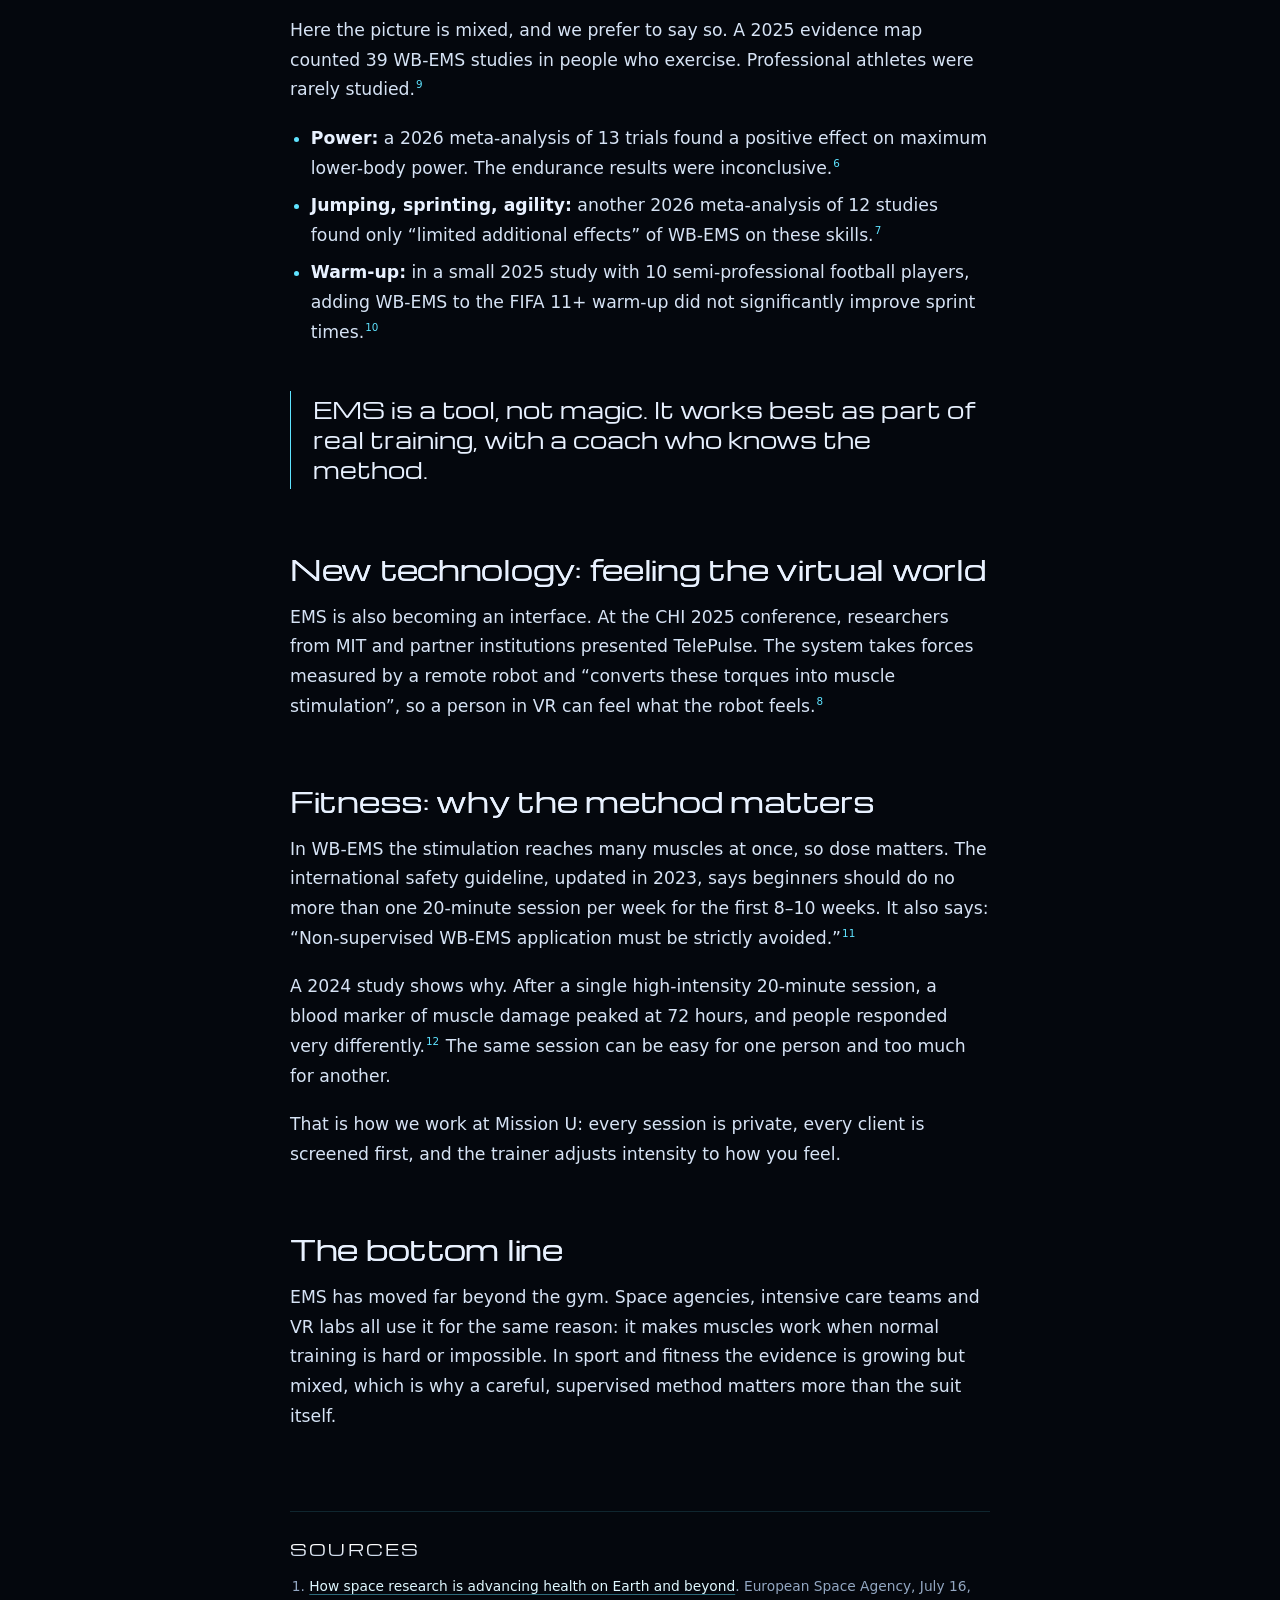
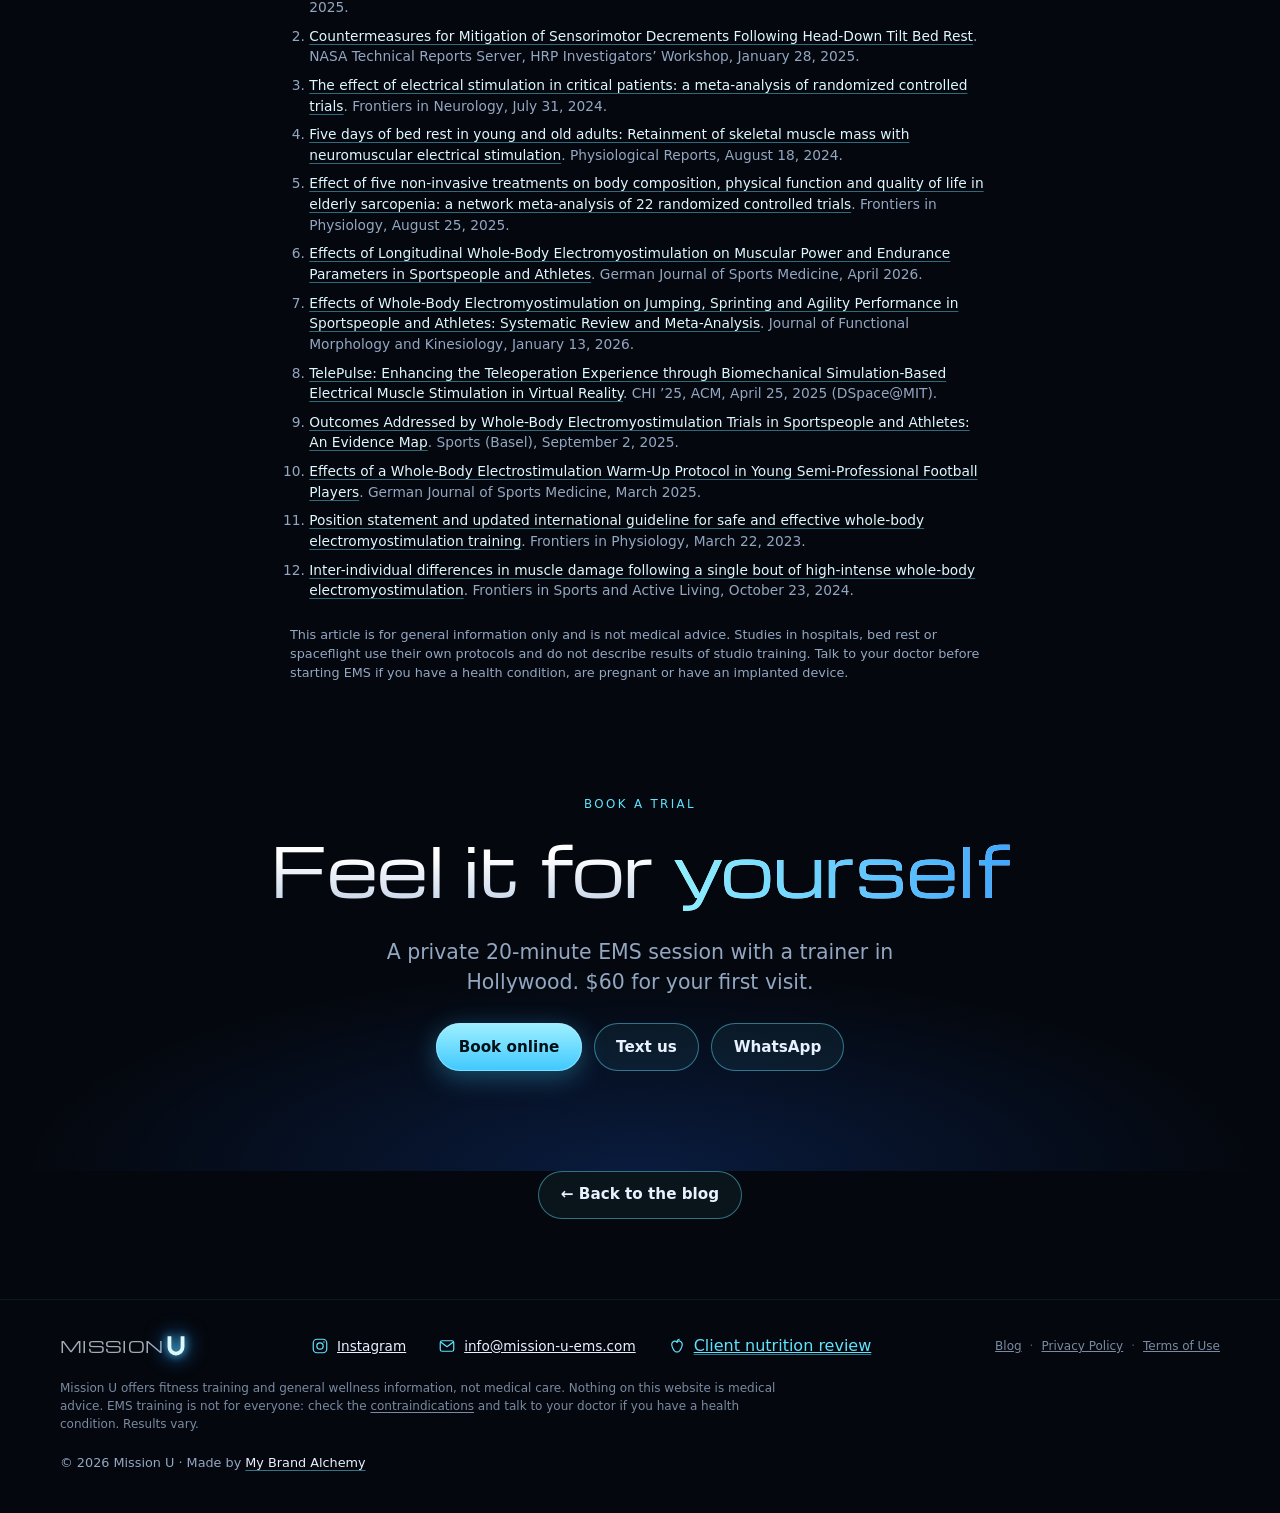
<file: blog/where-ems-is-used-now/index.html>
<!doctype html>
<html lang="en">
<head>
<meta charset="utf-8">
<meta name="viewport" content="width=device-width, initial-scale=1, viewport-fit=cover">
<title>Where EMS is showing up now: space, hospitals, sport and VR · Mission U Blog</title>
<meta name="description" content="From ESA space research to ICU rehab and VR: where electrical muscle stimulation has been used and studied in 2024–2026.">
<link rel="canonical" href="https://mission-u-ems.com/blog/where-ems-is-used-now/">
<meta name="theme-color" content="#04070d">
<meta property="og:site_name" content="Mission U">
<meta property="og:locale" content="en_US">
<meta property="og:type" content="article">
<meta property="og:title" content="Where EMS is showing up now: space, hospitals, sport and VR · Mission U Blog">
<meta property="og:description" content="From ESA space research to ICU rehab and VR: where electrical muscle stimulation has been used and studied in 2024–2026.">
<meta property="og:url" content="https://mission-u-ems.com/blog/where-ems-is-used-now/">
<meta property="og:image" content="https://mission-u-ems.com/media/og-where-ems-is-used-now.jpg">
<meta property="og:image:width" content="1200">
<meta property="og:image:height" content="630">
<meta name="twitter:card" content="summary_large_image">
<meta name="twitter:title" content="Where EMS is showing up now: space, hospitals, sport and VR · Mission U Blog">
<meta name="twitter:description" content="From ESA space research to ICU rehab and VR: where electrical muscle stimulation has been used and studied in 2024–2026.">
<meta name="twitter:image" content="https://mission-u-ems.com/media/og-where-ems-is-used-now.jpg">
<link rel="icon" href="/favicon.svg" type="image/svg+xml">
<link rel="preload" href="/fonts/michroma.woff2" as="font" type="font/woff2" crossorigin>
<script>document.documentElement.classList.add('js')</script>
<script type="application/ld+json">{"@context": "https://schema.org", "@type": "BlogPosting", "headline": "Where EMS is showing up now: space, hospitals, sport and VR", "description": "From ESA space research to ICU rehab and VR: where electrical muscle stimulation has been used and studied in 2024–2026.", "datePublished": "2026-11-13", "dateModified": "2026-11-13", "image": ["https://mission-u-ems.com/media/og-where-ems-is-used-now.jpg"], "articleSection": "Technology", "wordCount": 792, "url": "https://mission-u-ems.com/blog/where-ems-is-used-now/", "mainEntityOfPage": "https://mission-u-ems.com/blog/where-ems-is-used-now/", "inLanguage": "en-US", "author": {"@type": "Organization", "name": "Mission U", "url": "https://mission-u-ems.com/"}, "publisher": {"@type": "Organization", "name": "Mission U", "url": "https://mission-u-ems.com/"}}</script>
  <script type="module" crossorigin src="/assets/modulepreload-polyfill-B5Qt9EMX.js"></script>
  <script type="module" crossorigin src="/assets/contact-CrO9Xoou.js"></script>
  <script type="module" crossorigin src="/assets/blog-BdBpeFcQ.js"></script>
  <link rel="stylesheet" crossorigin href="/assets/style-ddCgPrU8.css">
</head>
<body>
<a class="skip" href="#main">Skip to content</a>

<header class="nav">
  <a class="logo" href="/" aria-label="Mission U home">
    <span class="logo-word">MISSION</span><svg class="logo-u" viewBox="0 0 40 44" aria-hidden="true"><path d="M8 4v20a12 12 0 0 0 24 0V4" /></svg>
  </a>
  <nav aria-label="Main">
    <a href="/#ems">EMS</a>
    <a href="/#how">Session</a>
    <a href="/#results">Results</a>
    <a href="/#prices">Prices</a>
    <a href="/#faq">FAQ</a>
    <a href="/blog/" aria-current="page">Blog</a>
  </nav>
  <a class="btn btn-sm" href="#book">Book $60 trial</a>
</header>

<main id="main">
<article class="art">
  <header class="art-head">
    <a class="to-blog" href="/blog/">← All articles</a>
    <div class="post-meta art-meta"><span class="tag-pill">Technology</span><time datetime="2026-11-13">November 13, 2026</time><span>4 min read</span></div>
    <h1>Where EMS is showing up now: space, hospitals, sport and VR</h1>
    <p class="art-lead">Electrical muscle stimulation is not new. What is new is where it keeps appearing: space agencies, intensive care units, sports labs and virtual reality. Here is what the research of 2024–2026 actually says.</p>
  </header>
  <figure class="art-cover"><img src="/media/blog/cover-ems-now.svg" width="1200" height="675" fetchpriority="high" decoding="async" alt="Thin electric impulse line passing through five points: sport, rehab, space, tech, fitness"></figure>
  <div class="prose">
<p>The idea is simple. Small electrical impulses reach a muscle through pads on the skin, and the muscle contracts. Doctors call it NMES (neuromuscular electrical stimulation). In fitness it is usually WB-EMS: whole-body EMS, a suit with pads on the main muscle groups, worn while you move.</p>
<p>Over the last two years EMS has turned up in some unexpected places. We went through recent studies and official reports and kept only what has a solid source.</p>

<figure class="art-fig" data-reveal>
  <ol class="tl">
    <li><b>Aug 2024 · Rehab</b>5 days of bed rest: NMES keeps thigh muscle thickness in 32 adults<sup><a href="#s4">4</a></sup></li>
    <li><b>Sep 2024 · Space research</b>NASA-funded 60-day bed-rest study tests daily leg EMS<sup><a href="#s2">2</a></sup></li>
    <li><b>Apr 2025 · VR</b>MIT and partners present TelePulse: you feel a robot’s forces through EMS<sup><a href="#s8">8</a></sup></li>
    <li><b>Jul 2025 · Space</b>ESA is testing NMES to protect astronauts’ leg muscles<sup><a href="#s1">1</a></sup></li>
    <li><b>2026 · Sport</b>Two new meta-analyses look at what WB-EMS does for athletes<sup><a href="#s6">6</a>,<a href="#s7">7</a></sup></li>
  </ol>
  <figcaption>EMS in research, 2024–2026. Numbers link to the sources below.</figcaption>
</figure>

<h2>Space: keeping muscles when gravity is gone</h2>
<p>Without gravity, leg muscles have little to work against and start to shrink. In July 2025 the European Space Agency wrote that it “is testing neuromuscular electrical stimulation (NMES)”, which “applies gentle electrical pulses to the leg muscles”.<sup><a href="#s1">1</a></sup> The study uses MRI scans, microcirculation analysis and blood samples.</p>
<p>On Earth, scientists simulate weightlessness with long head-down bed rest. A NASA-funded study at the German Aerospace Center’s :envihab facility keeps volunteers in bed for 60 days and tests daily stimulation of the leg muscles, 30 minutes per session. The first campaign ran from September to November 2024.<sup><a href="#s2">2</a></sup> Results have not been published yet.</p>

<h2>Hospitals: when patients cannot move</h2>
<p>The same logic applies to people stuck in bed after illness. A 2024 meta-analysis pooled 23 randomized trials with 1,798 critically ill patients. Electrical stimulation improved a standard muscle-strength score, but it did not change death rates or time on a ventilator.<sup><a href="#s3">3</a></sup></p>
<p>A smaller 2024 study put 16 young and 16 older adults on five days of bed rest. One thigh got NMES three times a day for 30 minutes. That thigh kept its muscle thickness, though not its maximal strength.<sup><a href="#s4">4</a></sup></p>
<p>Researchers are also comparing options for older adults with sarcopenia, the age-related loss of muscle. A 2025 network meta-analysis of 22 trials and 1,062 patients ranked electrical stimulation with protein well for fat reduction. Classic resistance training still came out best for muscle.<sup><a href="#s5">5</a></sup></p>

<figure class="art-fig" data-reveal>
  <div class="stat-row">
    <div class="stat"><b>60</b><span>days of bed rest in the NASA-funded EMS study<sup><a href="#s2">2</a></sup></span></div>
    <div class="stat"><b>1,798</b><span>ICU patients in 23 trials of electrical stimulation<sup><a href="#s3">3</a></sup></span></div>
    <div class="stat"><b>39</b><span>WB-EMS studies in sportspeople, mapped in 2025<sup><a href="#s9">9</a></sup></span></div>
  </div>
  <figcaption>Recent research in numbers.</figcaption>
</figure>

<h2>Sport: promising, but honest</h2>
<p>Here the picture is mixed, and we prefer to say so. A 2025 evidence map counted 39 WB-EMS studies in people who exercise. Professional athletes were rarely studied.<sup><a href="#s9">9</a></sup></p>
<ul>
  <li><strong>Power:</strong> a 2026 meta-analysis of 13 trials found a positive effect on maximum lower-body power. The endurance results were inconclusive.<sup><a href="#s6">6</a></sup></li>
  <li><strong>Jumping, sprinting, agility:</strong> another 2026 meta-analysis of 12 studies found only “limited additional effects” of WB-EMS on these skills.<sup><a href="#s7">7</a></sup></li>
  <li><strong>Warm-up:</strong> in a small 2025 study with 10 semi-professional football players, adding WB-EMS to the FIFA 11+ warm-up did not significantly improve sprint times.<sup><a href="#s10">10</a></sup></li>
</ul>
<p class="pull">EMS is a tool, not magic. It works best as part of real training, with a coach who knows the method.</p>

<h2>New technology: feeling the virtual world</h2>
<p>EMS is also becoming an interface. At the CHI 2025 conference, researchers from MIT and partner institutions presented TelePulse. The system takes forces measured by a remote robot and “converts these torques into muscle stimulation”, so a person in VR can feel what the robot feels.<sup><a href="#s8">8</a></sup></p>

<h2>Fitness: why the method matters</h2>
<p>In WB-EMS the stimulation reaches many muscles at once, so dose matters. The international safety guideline, updated in 2023, says beginners should do no more than one 20-minute session per week for the first 8–10 weeks. It also says: “Non-supervised WB-EMS application must be strictly avoided.”<sup><a href="#s11">11</a></sup></p>
<p>A 2024 study shows why. After a single high-intensity 20-minute session, a blood marker of muscle damage peaked at 72 hours, and people responded very differently.<sup><a href="#s12">12</a></sup> The same session can be easy for one person and too much for another.</p>
<p>That is how we work at Mission U: every session is private, every client is screened first, and the trainer adjusts intensity to how you feel.</p>

<h2>The bottom line</h2>
<p>EMS has moved far beyond the gym. Space agencies, intensive care teams and VR labs all use it for the same reason: it makes muscles work when normal training is hard or impossible. In sport and fitness the evidence is growing but mixed, which is why a careful, supervised method matters more than the suit itself.</p>
  </div>
  <section class="sources" aria-labelledby="src-t">
    <h2 id="src-t">Sources</h2>
    <ol>
<li id="s1"><a href="https://www.esa.int/Science_Exploration/Human_and_Robotic_Exploration/How_space_research_is_advancing_health_on_Earth_and_beyond" target="_blank" rel="noopener">How space research is advancing health on Earth and beyond</a>. European Space Agency, July 16, 2025.</li>
      <li id="s2"><a href="https://ntrs.nasa.gov/citations/20240012134" target="_blank" rel="noopener">Countermeasures for Mitigation of Sensorimotor Decrements Following Head-Down Tilt Bed Rest</a>. NASA Technical Reports Server, HRP Investigators’ Workshop, January 28, 2025.</li>
      <li id="s3"><a href="https://www.frontiersin.org/journals/neurology/articles/10.3389/fneur.2024.1403594/full" target="_blank" rel="noopener">The effect of electrical stimulation in critical patients: a meta-analysis of randomized controlled trials</a>. Frontiers in Neurology, July 31, 2024.</li>
      <li id="s4"><a href="https://pmc.ncbi.nlm.nih.gov/articles/PMC11330699/" target="_blank" rel="noopener">Five days of bed rest in young and old adults: Retainment of skeletal muscle mass with neuromuscular electrical stimulation</a>. Physiological Reports, August 18, 2024.</li>
      <li id="s5"><a href="https://www.frontiersin.org/journals/physiology/articles/10.3389/fphys.2025.1610138/full" target="_blank" rel="noopener">Effect of five non-invasive treatments on body composition, physical function and quality of life in elderly sarcopenia: a network meta-analysis of 22 randomized controlled trials</a>. Frontiers in Physiology, August 25, 2025.</li>
      <li id="s6"><a href="https://www.germanjournalsportsmedicine.com/archive/archive-2026/issue-2/effects-of-longitudinal-whole-body-electromyo-stimulation-on-muscular-power-and-endurance-parameters-in-sportspeople-and-athletes/" target="_blank" rel="noopener">Effects of Longitudinal Whole-Body Electromyostimulation on Muscular Power and Endurance Parameters in Sportspeople and Athletes</a>. German Journal of Sports Medicine, April 2026.</li>
      <li id="s7"><a href="https://pmc.ncbi.nlm.nih.gov/articles/PMC12821516/" target="_blank" rel="noopener">Effects of Whole-Body Electromyostimulation on Jumping, Sprinting and Agility Performance in Sportspeople and Athletes: Systematic Review and Meta-Analysis</a>. Journal of Functional Morphology and Kinesiology, January 13, 2026.</li>
      <li id="s8"><a href="https://dspace.mit.edu/handle/1721.1/162840" target="_blank" rel="noopener">TelePulse: Enhancing the Teleoperation Experience through Biomechanical Simulation-Based Electrical Muscle Stimulation in Virtual Reality</a>. CHI ’25, ACM, April 25, 2025 (DSpace@MIT).</li>
      <li id="s9"><a href="https://pmc.ncbi.nlm.nih.gov/articles/PMC12473934/" target="_blank" rel="noopener">Outcomes Addressed by Whole-Body Electromyostimulation Trials in Sportspeople and Athletes: An Evidence Map</a>. Sports (Basel), September 2, 2025.</li>
      <li id="s10"><a href="https://www.germanjournalsportsmedicine.com/archive/archive-2025/issue-1/effects-of-a-whole-body-electrostimulation-warm-up-protocol-in-young-semi-professional-football-players/" target="_blank" rel="noopener">Effects of a Whole-Body Electrostimulation Warm-Up Protocol in Young Semi-Professional Football Players</a>. German Journal of Sports Medicine, March 2025.</li>
      <li id="s11"><a href="https://www.frontiersin.org/articles/10.3389/fphys.2023.1174103/full" target="_blank" rel="noopener">Position statement and updated international guideline for safe and effective whole-body electromyostimulation training</a>. Frontiers in Physiology, March 22, 2023.</li>
      <li id="s12"><a href="https://www.frontiersin.org/journals/sports-and-active-living/articles/10.3389/fspor.2024.1454630/full" target="_blank" rel="noopener">Inter-individual differences in muscle damage following a single bout of high-intense whole-body electromyostimulation</a>. Frontiers in Sports and Active Living, October 23, 2024.</li>
    </ol>
  </section>
  <p class="disclaimer">This article is for general information only and is not medical advice. Studies in hospitals, bed rest or spaceflight use their own protocols and do not describe results of studio training. Talk to your doctor before starting EMS if you have a health condition, are pregnant or have an implanted device.</p>
</article>

<section class="sec book art-book" id="book" aria-labelledby="book-t">
  <div class="wrap">
    <p class="eyebrow">Book a trial</p>
    <h2 id="book-t">Feel it for <span class="hl">yourself</span></h2>
    <p class="sub">A private 20-minute EMS session with a trainer in Hollywood. $60 for your first visit.</p>
    <div class="book-btns">
      <a class="btn" data-contact="calendly" href="/#book">Book online</a>
      <a class="btn btn-ghost" data-contact="sms" href="/#book">Text us</a>
      <a class="btn btn-ghost" data-contact="whatsapp" href="/#book">WhatsApp</a>
    </div>
  </div>
</section>

<p class="art-back"><a class="btn btn-ghost" href="/blog/">← Back to the blog</a></p>

</main>

<footer class="foot">
  <div class="wrap foot-in">
    <a class="logo" href="/" aria-label="Mission U home"><span class="logo-word">MISSION</span><svg class="logo-u" viewBox="0 0 40 44" aria-hidden="true"><path d="M8 4v20a12 12 0 0 0 24 0V4"/></svg></a>
    <div class="foot-links">
      <a class="foot-ic" href="https://www.instagram.com/mission.u.ems/" target="_blank" rel="noopener" aria-label="Mission U on Instagram (@mission.u.ems)"><svg viewBox="0 0 24 24" aria-hidden="true"><rect x="3" y="3" width="18" height="18" rx="5"/><circle cx="12" cy="12" r="4.2"/><circle class="dot" cx="17.3" cy="6.7" r="1"/></svg><span>Instagram</span></a>
      <a class="foot-ic" href="mailto:info@mission-u-ems.com" aria-label="Email Mission U"><svg viewBox="0 0 24 24" aria-hidden="true"><rect x="3" y="5" width="18" height="14" rx="2.5"/><path d="M4 7l8 6 8-6"/></svg><span>info@mission-u-ems.com</span></a>
      <a class="foot-ic foot-nutri" href="/nutrition/"><svg viewBox="0 0 24 24" aria-hidden="true"><path d="M12 7c-1.2-1.6-3.6-2-5.2-.8C4.6 7.8 4.9 12 6.6 15.4 7.9 18 9.6 20 11 20c.5 0 .7-.3 1-.3s.5.3 1 .3c1.4 0 3.1-2 4.4-4.6 1.7-3.4 2-7.6-.2-9.2-1.6-1.2-4-.8-5.2.8z"/><path d="M12 7c0-2 1-3.5 3-4"/></svg><span>Client nutrition review</span></a>
    </div>
    <nav class="foot-legal" aria-label="Site links"><a class="foot-small" href="/blog/">Blog</a><span class="sep" aria-hidden="true">·</span><a class="foot-small" href="/privacy/">Privacy Policy</a><span class="sep" aria-hidden="true">·</span><a class="foot-small" href="/terms/">Terms of Use</a></nav>
    <p class="foot-note">Mission U offers fitness training and general wellness information, not medical care. Nothing on this website is medical advice. EMS training is not for everyone: check the <a href="/#contraindications">contraindications</a> and talk to your doctor if you have a health condition. Results vary.</p>
    <span class="foot-copy">© 2026 Mission U<span class="sep" aria-hidden="true"> · </span>Made by <a class="foot-credit" href="https://mybrandalchemy.com/" target="_blank" rel="noopener">My Brand Alchemy</a></span>
  </div>
</footer>

</body>
</html>
</file>
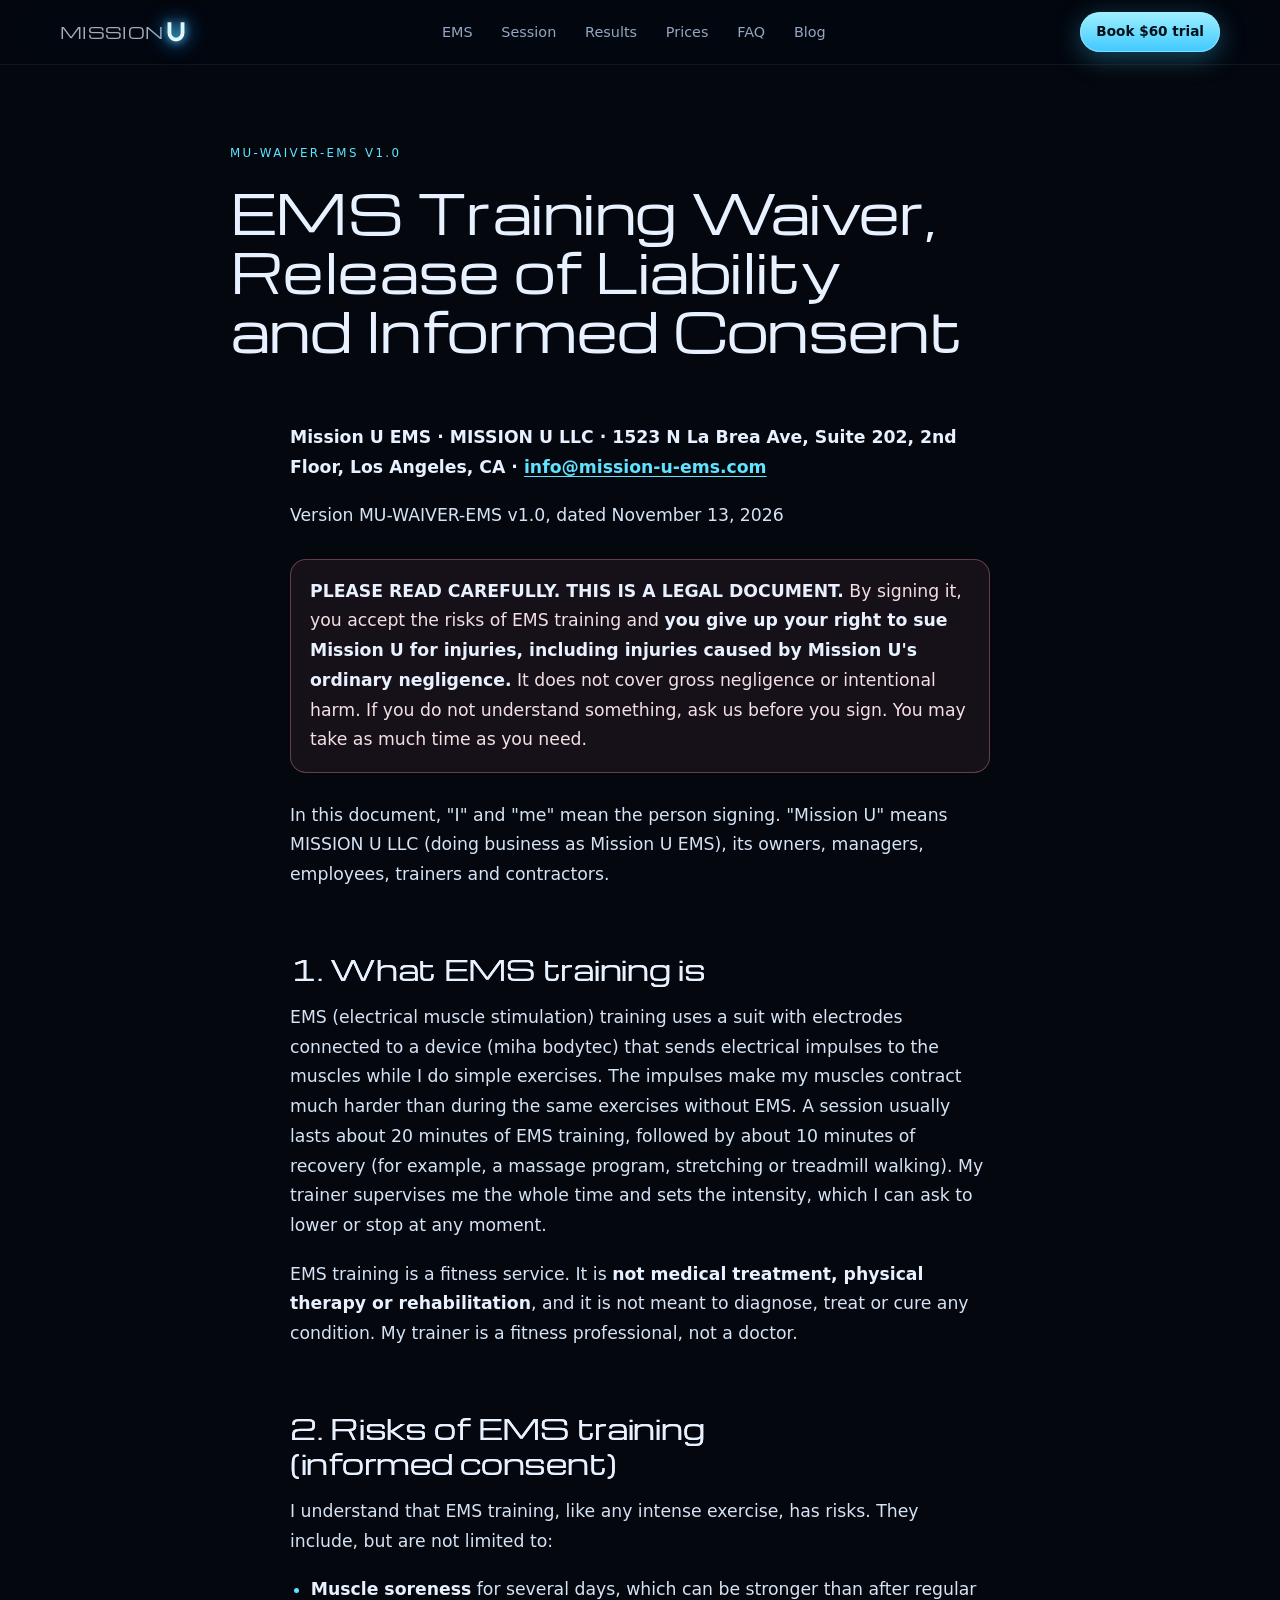
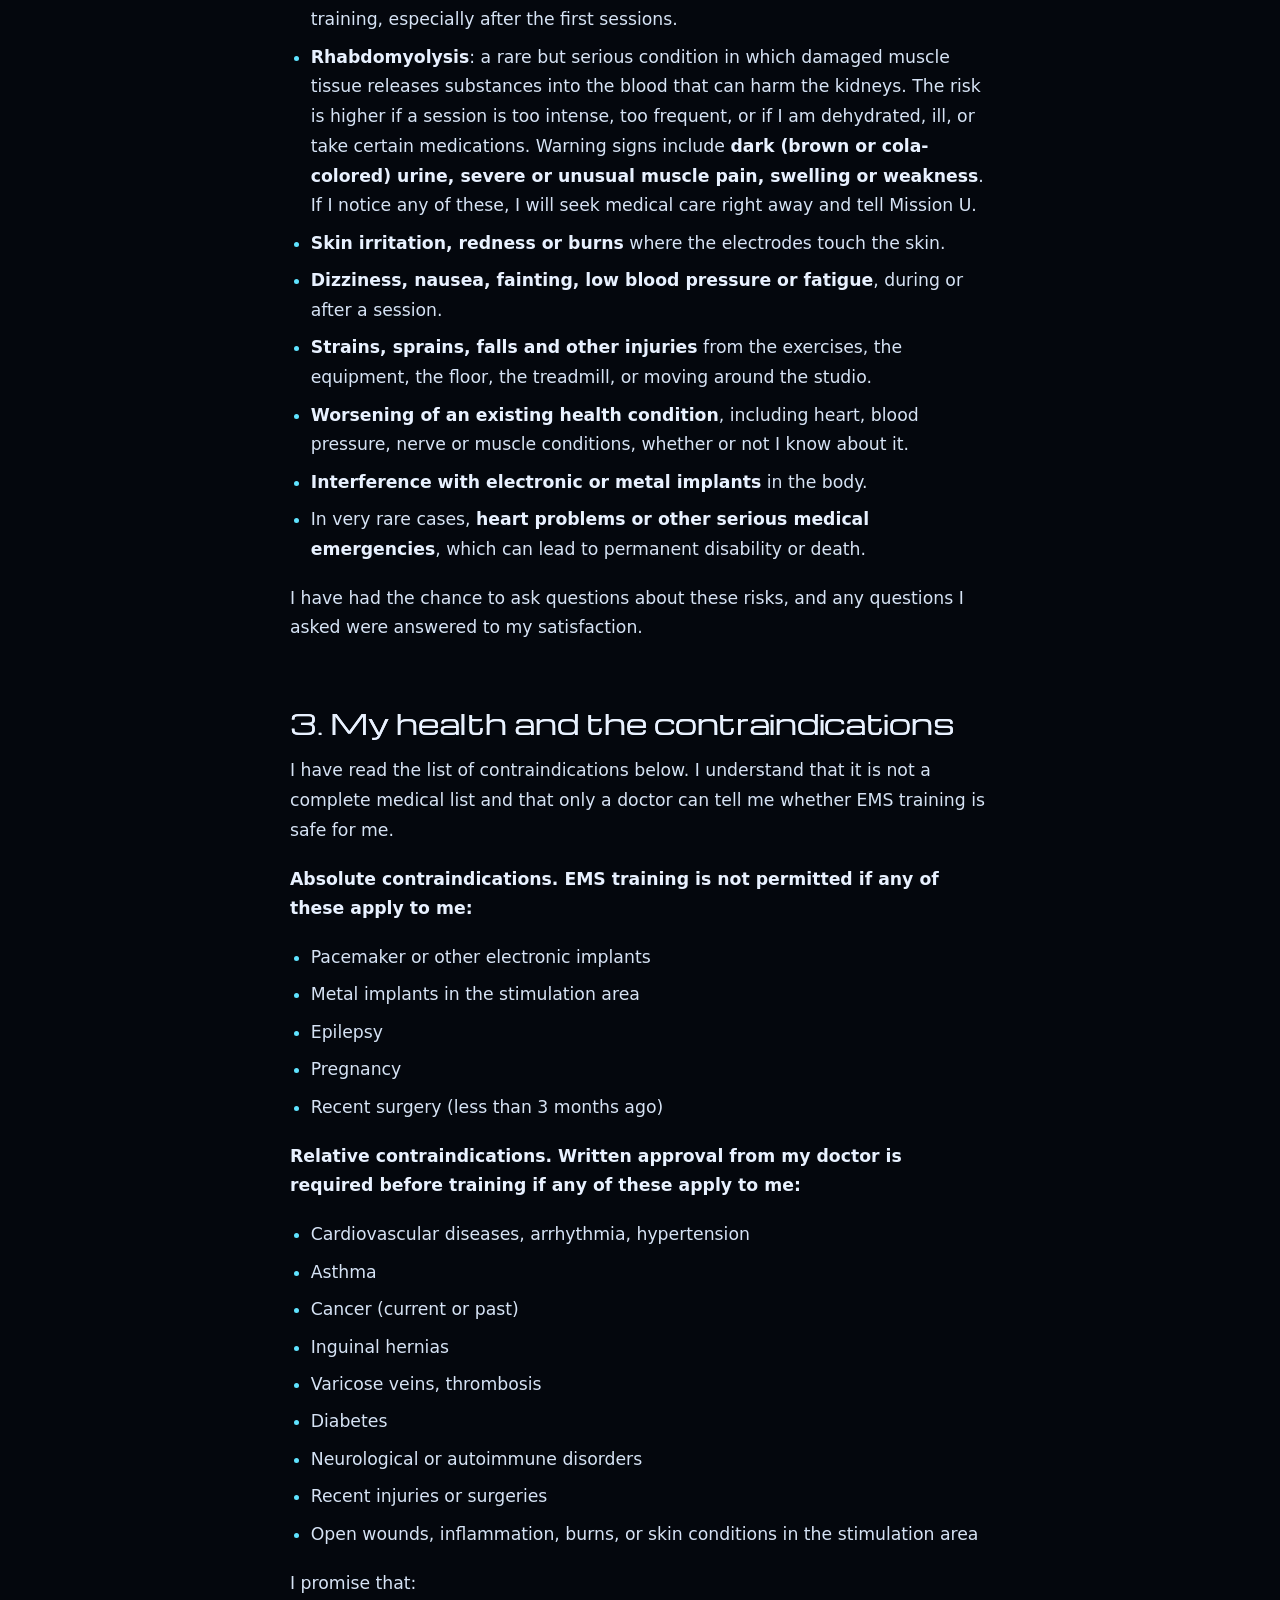
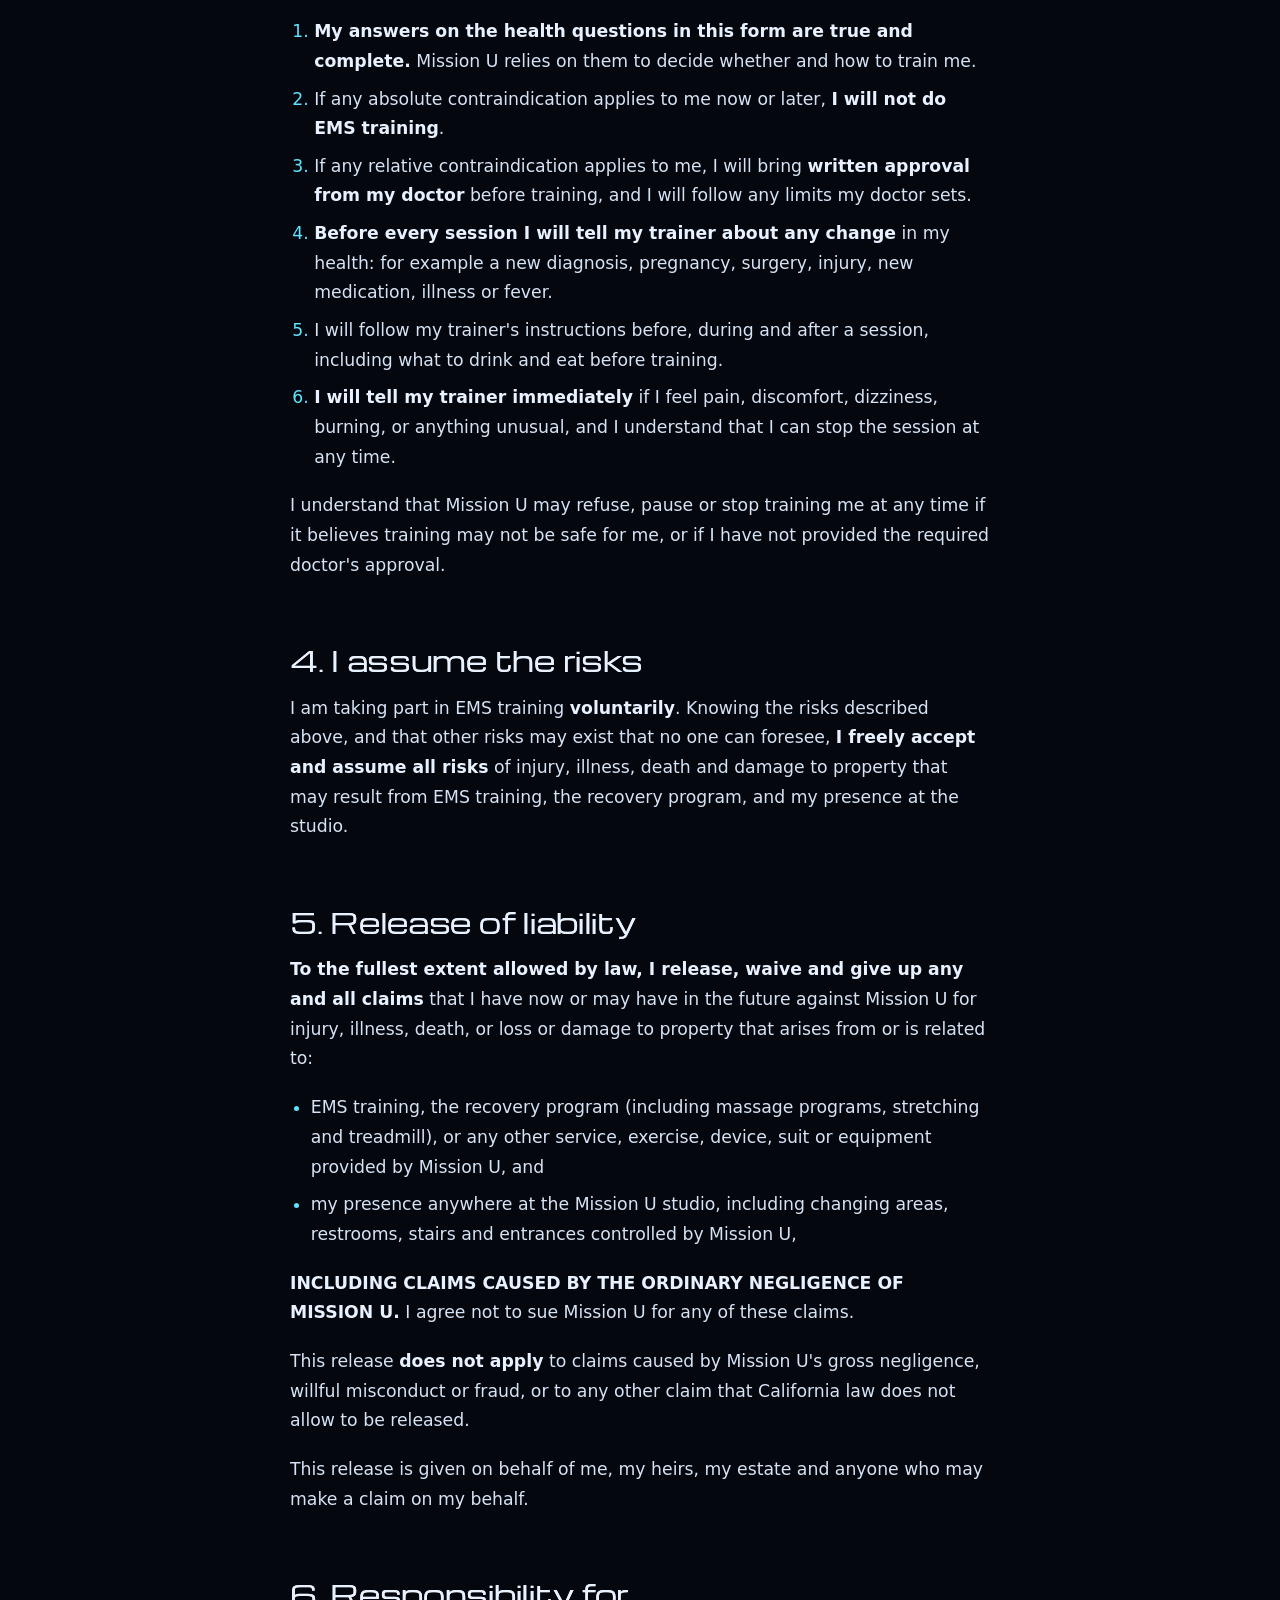
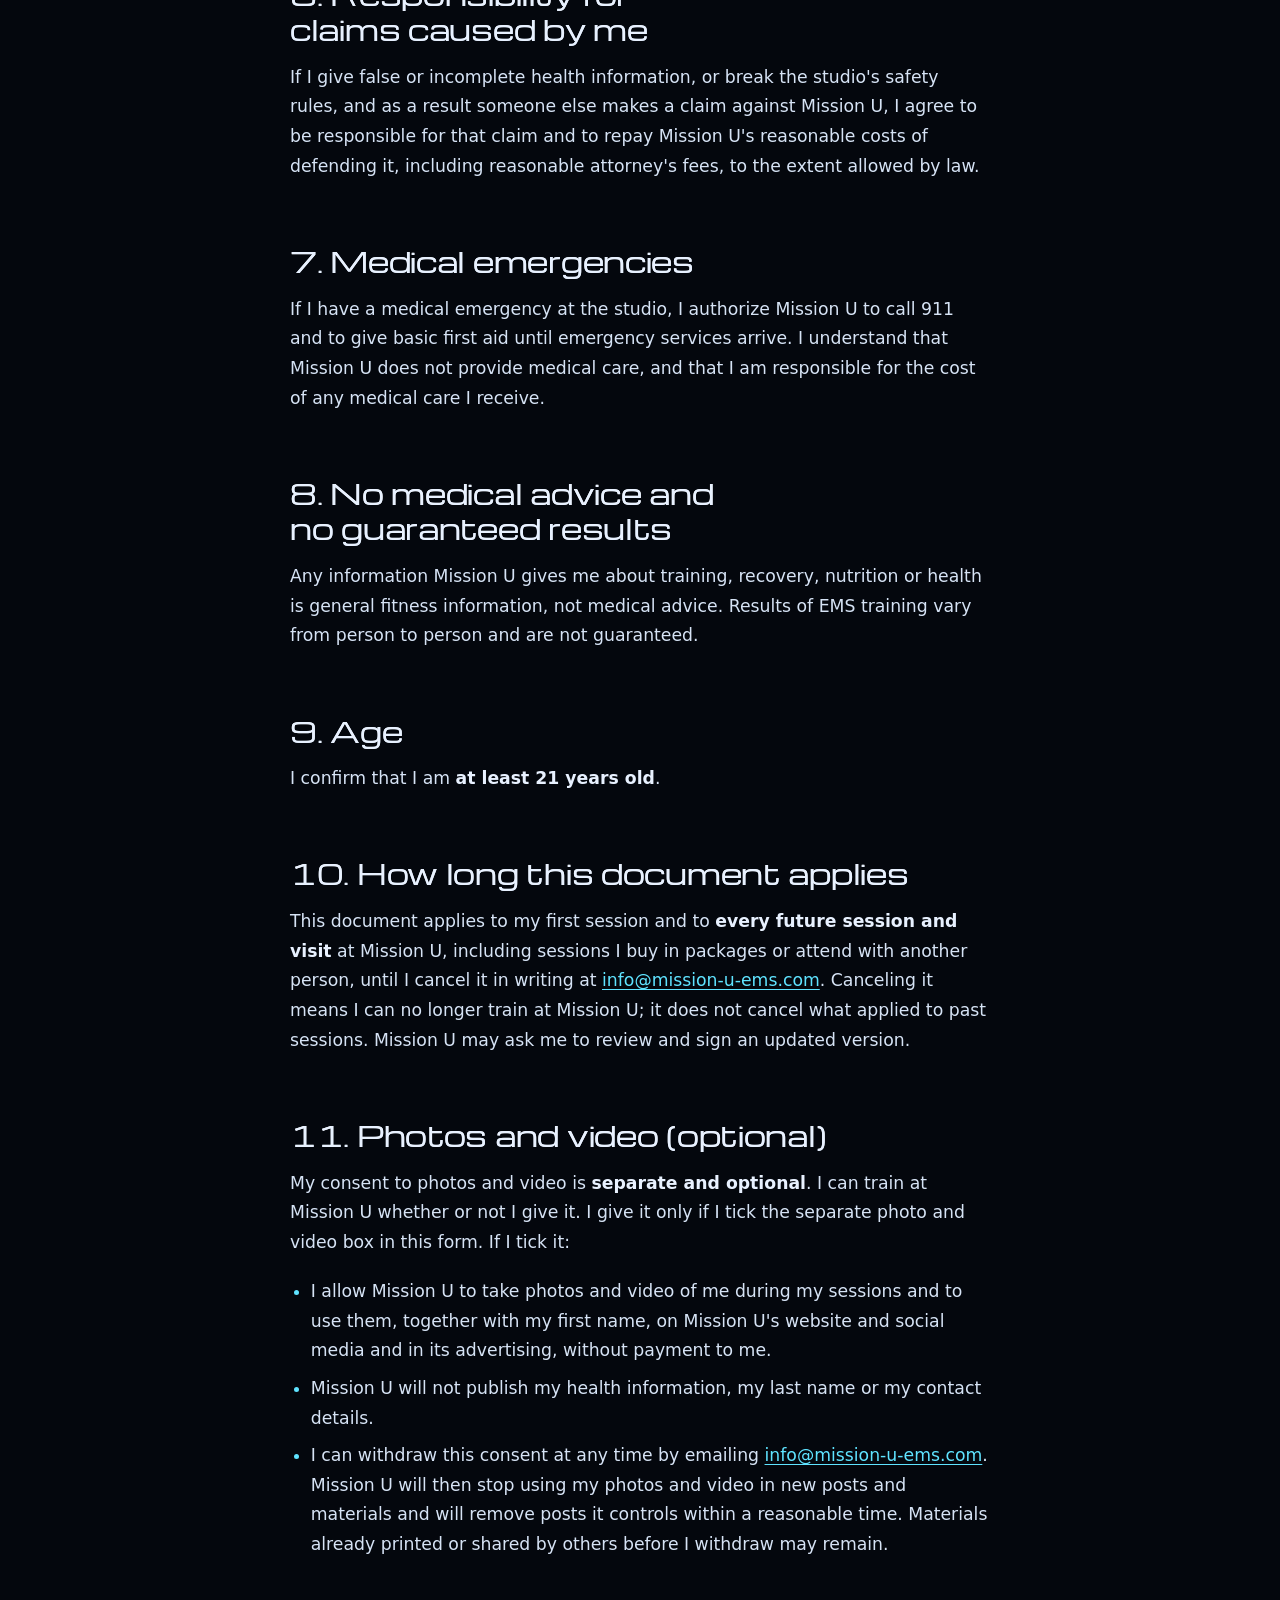
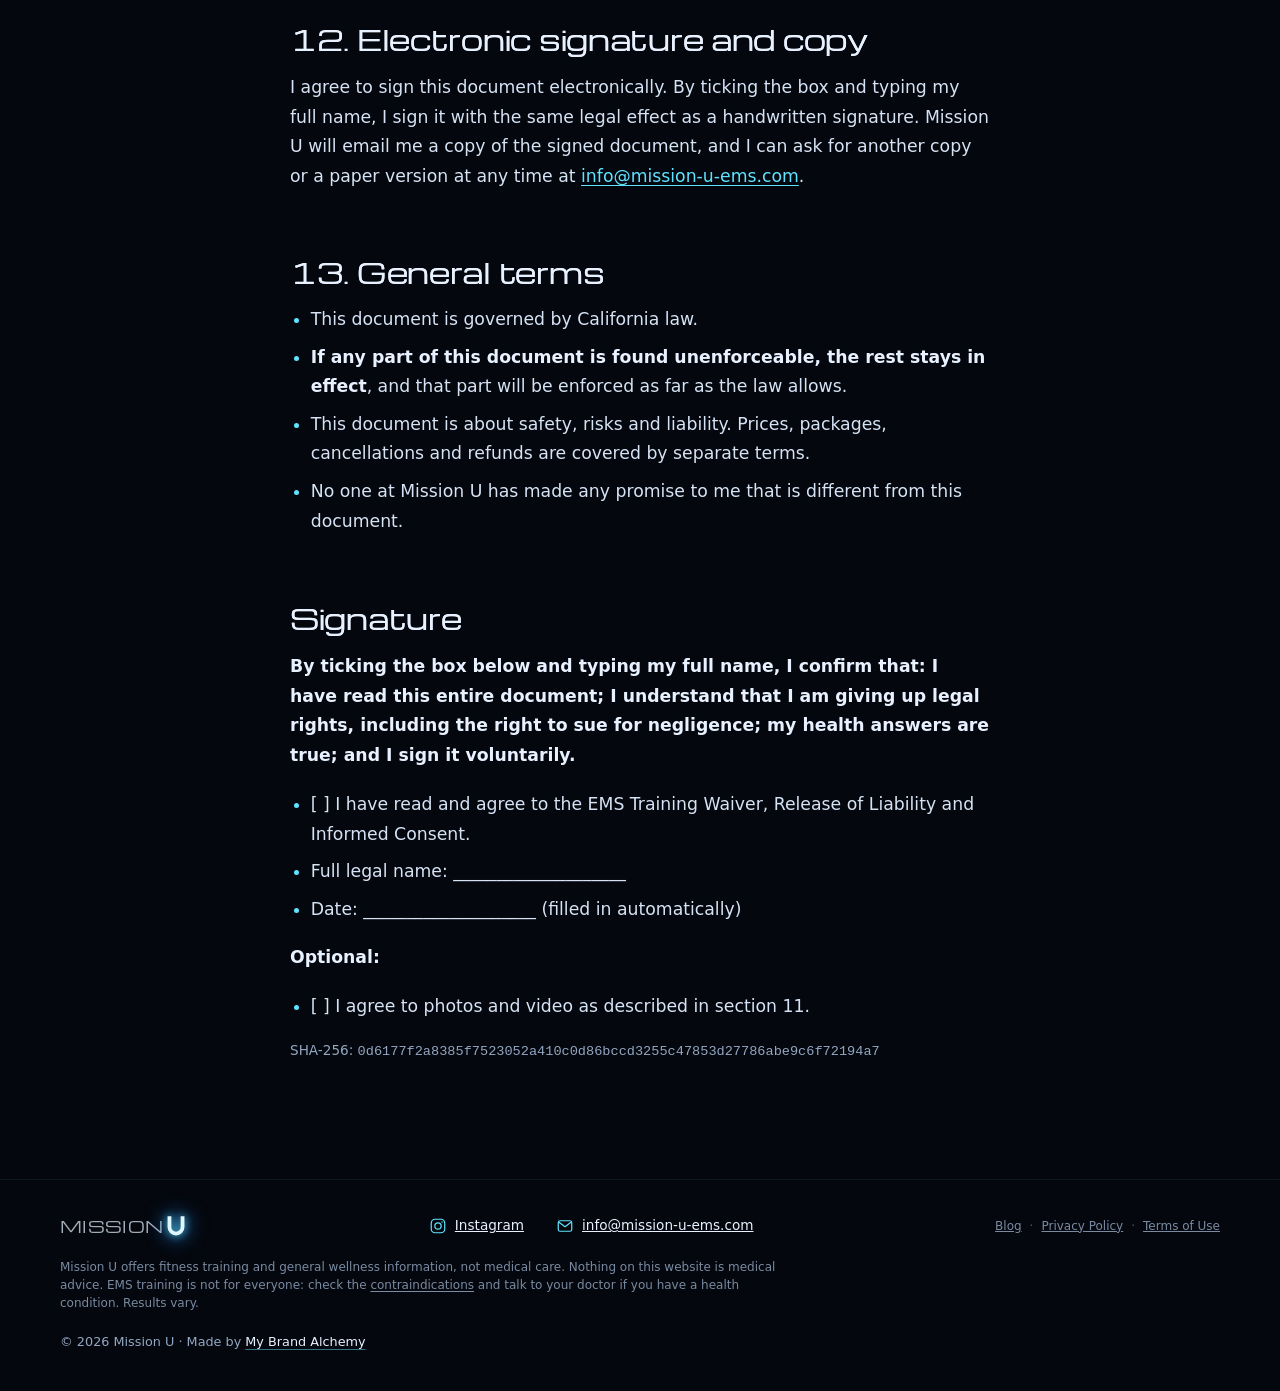
<file: waiver/v1.0/index.html>
<!doctype html>
<html lang="en">
<head>
<meta charset="utf-8">
<meta name="viewport" content="width=device-width, initial-scale=1, viewport-fit=cover">
<title>MU-WAIVER-EMS v1.0 · EMS Training Waiver (archived text) · Mission U</title>
<meta name="description" content="Archived text of MU-WAIVER-EMS v1.0.">

<meta name="robots" content="noindex, nofollow">
<meta name="referrer" content="no-referrer">
<meta name="theme-color" content="#04070d">
<link rel="icon" href="/favicon.svg" type="image/svg+xml">
<link rel="preload" href="/fonts/michroma.woff2" as="font" type="font/woff2" crossorigin>
<script>document.documentElement.classList.add('js')</script>
  <link rel="stylesheet" crossorigin href="/assets/style-ddCgPrU8.css">
</head>
<body>
<a class="skip" href="#main">Skip to content</a>

<header class="nav">
  <a class="logo" href="/" aria-label="Mission U home">
    <span class="logo-word">MISSION</span><svg class="logo-u" viewBox="0 0 40 44" aria-hidden="true"><path d="M8 4v20a12 12 0 0 0 24 0V4" /></svg>
  </a>
  <nav aria-label="Main">
    <a href="/#ems">EMS</a>
    <a href="/#how">Session</a>
    <a href="/#results">Results</a>
    <a href="/#prices">Prices</a>
    <a href="/#faq">FAQ</a>
    <a href="/blog/">Blog</a>
  </nav>
  <a class="btn btn-sm" href="/#book">Book $60 trial</a>
</header>

<main id="main" class="wv-page">
<article class="art wv">
  <header class="art-head">
    <p class="eyebrow wv-ver">MU-WAIVER-EMS v1.0</p>
    <h1>EMS Training Waiver, Release of Liability and Informed Consent</h1>
  </header>
  <div class="prose wv-text" id="waiver-text">
<p><strong>Mission U EMS · MISSION U LLC · 1523 N La Brea Ave, Suite 202, 2nd Floor, Los Angeles, CA · <a href="mailto:info@mission-u-ems.com">info@mission-u-ems.com</a></strong></p>
<p>Version MU-WAIVER-EMS v1.0, dated November 13, 2026</p>
<blockquote class="wv-warn"><p><strong>PLEASE READ CAREFULLY. THIS IS A LEGAL DOCUMENT.</strong> By signing it, you accept the risks of EMS training and <strong>you give up your right to sue Mission U for injuries, including injuries caused by Mission U's ordinary negligence.</strong> It does not cover gross negligence or intentional harm. If you do not understand something, ask us before you sign. You may take as much time as you need.</p></blockquote>
<p>In this document, "I" and "me" mean the person signing. "Mission U" means MISSION U LLC (doing business as Mission U EMS), its owners, managers, employees, trainers and contractors.</p>
<h2 id="s1">1. What EMS training is</h2>
<p>EMS (electrical muscle stimulation) training uses a suit with electrodes connected to a device (miha bodytec) that sends electrical impulses to the muscles while I do simple exercises. The impulses make my muscles contract much harder than during the same exercises without EMS. A session usually lasts about 20 minutes of EMS training, followed by about 10 minutes of recovery (for example, a massage program, stretching or treadmill walking). My trainer supervises me the whole time and sets the intensity, which I can ask to lower or stop at any moment.</p>
<p>EMS training is a fitness service. It is <strong>not medical treatment, physical therapy or rehabilitation</strong>, and it is not meant to diagnose, treat or cure any condition. My trainer is a fitness professional, not a doctor.</p>
<h2 id="s2">2. Risks of EMS training (informed consent)</h2>
<p>I understand that EMS training, like any intense exercise, has risks. They include, but are not limited to:</p>
<ul><li><strong>Muscle soreness</strong> for several days, which can be stronger than after regular training, especially after the first sessions.</li><li><strong>Rhabdomyolysis</strong>: a rare but serious condition in which damaged muscle tissue releases substances into the blood that can harm the kidneys. The risk is higher if a session is too intense, too frequent, or if I am dehydrated, ill, or take certain medications. Warning signs include <strong>dark (brown or cola-colored) urine, severe or unusual muscle pain, swelling or weakness</strong>. If I notice any of these, I will seek medical care right away and tell Mission U.</li><li><strong>Skin irritation, redness or burns</strong> where the electrodes touch the skin.</li><li><strong>Dizziness, nausea, fainting, low blood pressure or fatigue</strong>, during or after a session.</li><li><strong>Strains, sprains, falls and other injuries</strong> from the exercises, the equipment, the floor, the treadmill, or moving around the studio.</li><li><strong>Worsening of an existing health condition</strong>, including heart, blood pressure, nerve or muscle conditions, whether or not I know about it.</li><li><strong>Interference with electronic or metal implants</strong> in the body.</li><li>In very rare cases, <strong>heart problems or other serious medical emergencies</strong>, which can lead to permanent disability or death.</li></ul>
<p>I have had the chance to ask questions about these risks, and any questions I asked were answered to my satisfaction.</p>
<h2 id="s3">3. My health and the contraindications</h2>
<p>I have read the list of contraindications below. I understand that it is not a complete medical list and that only a doctor can tell me whether EMS training is safe for me.</p>
<p><strong>Absolute contraindications. EMS training is not permitted if any of these apply to me:</strong></p>
<ul><li>Pacemaker or other electronic implants</li><li>Metal implants in the stimulation area</li><li>Epilepsy</li><li>Pregnancy</li><li>Recent surgery (less than 3 months ago)</li></ul>
<p><strong>Relative contraindications. Written approval from my doctor is required before training if any of these apply to me:</strong></p>
<ul><li>Cardiovascular diseases, arrhythmia, hypertension</li><li>Asthma</li><li>Cancer (current or past)</li><li>Inguinal hernias</li><li>Varicose veins, thrombosis</li><li>Diabetes</li><li>Neurological or autoimmune disorders</li><li>Recent injuries or surgeries</li><li>Open wounds, inflammation, burns, or skin conditions in the stimulation area</li></ul>
<p>I promise that:</p>
<ol><li><strong>My answers on the health questions in this form are true and complete.</strong> Mission U relies on them to decide whether and how to train me.</li><li>If any absolute contraindication applies to me now or later, <strong>I will not do EMS training</strong>.</li><li>If any relative contraindication applies to me, I will bring <strong>written approval from my doctor</strong> before training, and I will follow any limits my doctor sets.</li><li><strong>Before every session I will tell my trainer about any change</strong> in my health: for example a new diagnosis, pregnancy, surgery, injury, new medication, illness or fever.</li><li>I will follow my trainer's instructions before, during and after a session, including what to drink and eat before training.</li><li><strong>I will tell my trainer immediately</strong> if I feel pain, discomfort, dizziness, burning, or anything unusual, and I understand that I can stop the session at any time.</li></ol>
<p>I understand that Mission U may refuse, pause or stop training me at any time if it believes training may not be safe for me, or if I have not provided the required doctor's approval.</p>
<h2 id="s4">4. I assume the risks</h2>
<p>I am taking part in EMS training <strong>voluntarily</strong>. Knowing the risks described above, and that other risks may exist that no one can foresee, <strong>I freely accept and assume all risks</strong> of injury, illness, death and damage to property that may result from EMS training, the recovery program, and my presence at the studio.</p>
<h2 id="s5">5. Release of liability</h2>
<p><strong>To the fullest extent allowed by law, I release, waive and give up any and all claims</strong> that I have now or may have in the future against Mission U for injury, illness, death, or loss or damage to property that arises from or is related to:</p>
<ul><li>EMS training, the recovery program (including massage programs, stretching and treadmill), or any other service, exercise, device, suit or equipment provided by Mission U, and</li><li>my presence anywhere at the Mission U studio, including changing areas, restrooms, stairs and entrances controlled by Mission U,</li></ul>
<p><strong>INCLUDING CLAIMS CAUSED BY THE ORDINARY NEGLIGENCE OF MISSION U.</strong> I agree not to sue Mission U for any of these claims.</p>
<p>This release <strong>does not apply</strong> to claims caused by Mission U's gross negligence, willful misconduct or fraud, or to any other claim that California law does not allow to be released.</p>
<p>This release is given on behalf of me, my heirs, my estate and anyone who may make a claim on my behalf.</p>
<h2 id="s6">6. Responsibility for claims caused by me</h2>
<p>If I give false or incomplete health information, or break the studio's safety rules, and as a result someone else makes a claim against Mission U, I agree to be responsible for that claim and to repay Mission U's reasonable costs of defending it, including reasonable attorney's fees, to the extent allowed by law.</p>
<h2 id="s7">7. Medical emergencies</h2>
<p>If I have a medical emergency at the studio, I authorize Mission U to call 911 and to give basic first aid until emergency services arrive. I understand that Mission U does not provide medical care, and that I am responsible for the cost of any medical care I receive.</p>
<h2 id="s8">8. No medical advice and no guaranteed results</h2>
<p>Any information Mission U gives me about training, recovery, nutrition or health is general fitness information, not medical advice. Results of EMS training vary from person to person and are not guaranteed.</p>
<h2 id="s9">9. Age</h2>
<p>I confirm that I am <strong>at least 21 years old</strong>.</p>
<h2 id="s10">10. How long this document applies</h2>
<p>This document applies to my first session and to <strong>every future session and visit</strong> at Mission U, including sessions I buy in packages or attend with another person, until I cancel it in writing at <a href="mailto:info@mission-u-ems.com">info@mission-u-ems.com</a>. Canceling it means I can no longer train at Mission U; it does not cancel what applied to past sessions. Mission U may ask me to review and sign an updated version.</p>
<h2 id="s11">11. Photos and video (optional)</h2>
<p>My consent to photos and video is <strong>separate and optional</strong>. I can train at Mission U whether or not I give it. I give it only if I tick the separate photo and video box in this form. If I tick it:</p>
<ul><li>I allow Mission U to take photos and video of me during my sessions and to use them, together with my first name, on Mission U's website and social media and in its advertising, without payment to me.</li><li>Mission U will not publish my health information, my last name or my contact details.</li><li>I can withdraw this consent at any time by emailing <a href="mailto:info@mission-u-ems.com">info@mission-u-ems.com</a>. Mission U will then stop using my photos and video in new posts and materials and will remove posts it controls within a reasonable time. Materials already printed or shared by others before I withdraw may remain.</li></ul>
<h2 id="s12">12. Electronic signature and copy</h2>
<p>I agree to sign this document electronically. By ticking the box and typing my full name, I sign it with the same legal effect as a handwritten signature. Mission U will email me a copy of the signed document, and I can ask for another copy or a paper version at any time at <a href="mailto:info@mission-u-ems.com">info@mission-u-ems.com</a>.</p>
<h2 id="s13">13. General terms</h2>
<ul><li>This document is governed by California law.</li><li><strong>If any part of this document is found unenforceable, the rest stays in effect</strong>, and that part will be enforced as far as the law allows.</li><li>This document is about safety, risks and liability. Prices, packages, cancellations and refunds are covered by separate terms.</li><li>No one at Mission U has made any promise to me that is different from this document. </li></ul>
  </div>
  <div class="prose wv-text">
<h2 id="ssig">Signature</h2>
<p><strong>By ticking the box below and typing my full name, I confirm that: I have read this entire document; I understand that I am giving up legal rights, including the right to sue for negligence; my health answers are true; and I sign it voluntarily.</strong></p>
<ul><li>[ ] I have read and agree to the EMS Training Waiver, Release of Liability and Informed Consent.</li><li>Full legal name: ____________________</li><li>Date: ____________________ (filled in automatically)</li></ul>
<p><strong>Optional:</strong></p>
<ul><li>[ ] I agree to photos and video as described in section 11. </li></ul>
    <p class="wv-hash">SHA-256: <code>0d6177f2a8385f7523052a410c0d86bccd3255c47853d27786abe9c6f72194a7</code></p>
  </div>
</article>
</main>

<footer class="foot">
  <div class="wrap foot-in">
    <a class="logo" href="/" aria-label="Mission U home"><span class="logo-word">MISSION</span><svg class="logo-u" viewBox="0 0 40 44" aria-hidden="true"><path d="M8 4v20a12 12 0 0 0 24 0V4"/></svg></a>
    <div class="foot-links">
      <a class="foot-ic" href="https://www.instagram.com/mission.u.ems/" target="_blank" rel="noopener" aria-label="Mission U on Instagram (@mission.u.ems)"><svg viewBox="0 0 24 24" aria-hidden="true"><rect x="3" y="3" width="18" height="18" rx="5"/><circle cx="12" cy="12" r="4.2"/><circle class="dot" cx="17.3" cy="6.7" r="1"/></svg><span>Instagram</span></a>
      <a class="foot-ic" href="mailto:info@mission-u-ems.com" aria-label="Email Mission U"><svg viewBox="0 0 24 24" aria-hidden="true"><rect x="3" y="5" width="18" height="14" rx="2.5"/><path d="M4 7l8 6 8-6"/></svg><span>info@mission-u-ems.com</span></a>
    </div>
    <nav class="foot-legal" aria-label="Site links"><a class="foot-small" href="/blog/">Blog</a><span class="sep" aria-hidden="true">·</span><a class="foot-small" href="/privacy/">Privacy Policy</a><span class="sep" aria-hidden="true">·</span><a class="foot-small" href="/terms/">Terms of Use</a></nav>
    <p class="foot-note">Mission U offers fitness training and general wellness information, not medical care. Nothing on this website is medical advice. EMS training is not for everyone: check the <a href="/#contraindications">contraindications</a> and talk to your doctor if you have a health condition. Results vary.</p>
    <span class="foot-copy">© 2026 Mission U<span class="sep" aria-hidden="true"> · </span>Made by <a class="foot-credit" href="https://mybrandalchemy.com/" target="_blank" rel="noopener">My Brand Alchemy</a></span>
  </div>
</footer>

</body>
</html>
</file>
<file: assets/style-ddCgPrU8.css>
@font-face{font-family:Michroma;src:url(/fonts/michroma.woff2) format("woff2");font-weight:400;font-display:swap}:root{--bg: #04070d;--bg2: #071022;--panel: rgba(16, 30, 56, .55);--line: rgba(120, 190, 255, .18);--cyan: #5fe3ff;--ice: #dff8ff;--blue: #1d6bff;--text: #e8f1ff;--muted: #93a7c2;--grey: #a3adb8;--head: "Michroma", "Eurostile", "Arial Black", system-ui, sans-serif;--body: system-ui, -apple-system, "Segoe UI", Roboto, "Helvetica Neue", Arial, sans-serif;--r: 22px;--sec: clamp(96px, 12vw, 168px);--gap: clamp(20px, 3vw, 32px);--ease: cubic-bezier(.16, 1, .3, 1);--glow: 0 0 6px rgba(95, 227, 255, .9), 0 0 22px rgba(29, 140, 255, .55)}*,*:before,*:after{box-sizing:border-box}html{scroll-behavior:smooth;-webkit-text-size-adjust:100%;overflow-x:hidden;overflow-x:clip}body{margin:0;background:var(--bg);color:var(--text);font:17px/1.55 var(--body);-webkit-font-smoothing:antialiased;overflow-x:hidden;overflow-x:clip}img,video,svg{display:block;max-width:100%}a{color:inherit}h1,h2,h3{font-family:var(--head);font-weight:400;letter-spacing:-.01em;line-height:1.08;margin:0}h2{font-size:clamp(1.9rem,6.4vw,4.4rem);margin-bottom:.5em;text-wrap:balance}h3{font-size:1.05rem}p{margin:0}.wrap{width:min(1160px,100% - 40px);margin-inline:auto}.hl{color:var(--cyan);text-shadow:0 0 18px rgba(95,227,255,.45)}.muted{color:var(--muted)}.eyebrow{font-size:.74rem;letter-spacing:.2em;text-wrap:balance;text-transform:uppercase;color:var(--cyan);margin-bottom:1.2rem}.sub{color:var(--muted);max-width:30em;margin-bottom:1.6rem;font-size:clamp(1.08rem,1.6vw,1.35rem);line-height:1.45}.head{text-align:center;margin-bottom:clamp(44px,6vw,80px)}.head h2,.head .sub{margin-inline:auto}.head .sub{margin-bottom:0}h2{background:linear-gradient(180deg,#fff 30%,#b9cbe4);-webkit-background-clip:text;background-clip:text;color:transparent;padding-bottom:.16em;margin-bottom:.34em}h2 .hl{background:linear-gradient(90deg,#8ff0ff,#3fa8ff);-webkit-background-clip:text;background-clip:text;color:transparent;text-shadow:none}.fine{color:var(--muted);font-size:.8rem;margin-top:1.2rem}.skip{position:absolute;left:-999px;top:8px;z-index:50;background:var(--cyan);color:#000;padding:8px 14px;border-radius:8px}.skip:focus{left:8px}:focus-visible{outline:2px solid var(--cyan);outline-offset:3px}.btn{display:inline-flex;align-items:center;justify-content:center;gap:.5em;min-height:48px;padding:0 1.4rem;border-radius:999px;font:600 .95rem/1 var(--body);text-decoration:none;white-space:nowrap;color:#021018;background:linear-gradient(180deg,#9ff0ff,#3fc8ff);box-shadow:0 0 0 1px #a0f0ff99 inset,0 6px 26px #3fc8ff59;transition:transform .2s,box-shadow .2s}.btn:hover{transform:translateY(-2px);box-shadow:0 0 0 1px #c9f6ff inset,0 10px 34px #3fc8ff8c}.btn-ghost{color:var(--text);background:#5fe3ff0f;box-shadow:0 0 0 1px #5fe3ff73 inset}.btn-ghost:hover{box-shadow:0 0 0 1px var(--cyan) inset,0 0 24px #5fe3ff40}.btn-sm{min-height:40px;padding:0 1rem;font-size:.85rem}.btn.todo{position:relative;outline:2px dashed #ffcf4a;outline-offset:3px}.btn.todo:after{content:"link coming";position:absolute;top:-12px;right:-6px;font-size:.62rem;background:#ffcf4a;color:#000;padding:2px 6px;border-radius:6px}.nav{position:fixed;inset:0 0 auto;z-index:20;display:flex;align-items:center;justify-content:space-between;gap:1rem;padding:12px max(20px,calc((100% - 1160px)/2));background:#04070d9e;backdrop-filter:saturate(180%) blur(18px);-webkit-backdrop-filter:saturate(180%) blur(18px);border-bottom:1px solid rgba(255,255,255,.06)}.nav nav{display:none;gap:1.8rem;font-size:.9rem}.nav nav a{text-decoration:none;color:var(--muted);transition:color .2s}.nav nav a:hover{color:var(--cyan)}.logo{display:inline-flex;align-items:center;gap:2px;text-decoration:none}.logo-word{font-family:var(--head);font-size:1rem;color:var(--grey);letter-spacing:.02em}.logo-u{width:22px;height:24px;fill:none;stroke:var(--ice);stroke-width:7;filter:drop-shadow(0 0 4px #5fe3ff) drop-shadow(0 0 10px #1d8cff)}.hero{position:relative;min-height:100svh;display:flex;align-items:flex-end;padding:96px 0 40px;background:radial-gradient(60% 45% at 50% 28%,rgba(29,107,255,.16),transparent 70%),var(--bg);overflow:hidden}.hero:after{content:"";position:absolute;inset:72px 12px 12px;border:1px solid rgba(223,248,255,.1);pointer-events:none;z-index:1}.hero-stage{position:absolute;inset:0;pointer-events:none}.suit{position:absolute;left:50%;top:52px;width:min(118vw,74svh);aspect-ratio:1;margin-left:calc(min(118vw,74svh)/-2);background:url([data-uri]) center / cover;--fade: linear-gradient(to right, transparent, #000 13%, #000 87%, transparent), linear-gradient(to bottom, transparent, #000 9%, #000 64%, transparent 94%);-webkit-mask-image:var(--fade);-webkit-mask-composite:source-in;mask-image:var(--fade);mask-composite:intersect}.suit-img,.suit-fx{position:absolute;inset:0;width:100%;height:100%}.suit-img{object-fit:cover}.suit-fx{--T: 3.6s;overflow:visible}.suit-fx path,.suit-fx use{fill:none;stroke-linecap:round;vector-effect:non-scaling-stroke}.suit-fx .trace use{stroke:#a0e1ff38;stroke-width:1}.suit-fx .run use{stroke-dasharray:14 400;stroke-dashoffset:14;animation:ra var(--T) cubic-bezier(.45,0,.55,1) infinite paused}.suit-fx .run .b{animation-name:rb}.suit-fx .run .ab{animation-name:rab}.suit-fx .core use{stroke:#eafcff;stroke-width:1.5}.suit-fx .halo use{stroke:#5fe3ff47;stroke-width:4}.suit-fx .ring{fill:none;stroke:#c8f0ff8c;stroke-width:1;vector-effect:non-scaling-stroke}.suit-fx .glow{fill:url(#eg);opacity:0}.suit-fx .wave{fill:none;stroke:#bff3ff;stroke-width:1;vector-effect:non-scaling-stroke;opacity:0;transform-box:fill-box;transform-origin:center}.suit-fx .els .glow{animation:e-glow var(--T) ease-out infinite paused}.suit-fx .els .wave{animation:e-wave var(--T) ease-out infinite paused}.suit-fx .els .ring{animation:e-ring var(--T) ease-out infinite paused}.suit-fx .ctl .glow{animation:c-glow var(--T) ease-out infinite paused}.suit-fx .ctl .ring{stroke:#c8f0ff4d}.hero.on .suit-fx *{animation-play-state:running}@keyframes ra{0%{stroke-dashoffset:14}42%,to{stroke-dashoffset:-100}}@keyframes rb{0%,40%{stroke-dashoffset:14}80%,to{stroke-dashoffset:-100}}@keyframes rab{0%{stroke-dashoffset:14}80%,to{stroke-dashoffset:-100}}@keyframes e-glow{0%,68%{opacity:0}76%{opacity:.95}to{opacity:0}}@keyframes e-ring{0%,68%{stroke:#c8f0ff8c}76%{stroke:#fff}to{stroke:#c8f0ff8c}}@keyframes e-wave{0%,72%{opacity:0;transform:scale(1)}76%{opacity:.9;transform:scale(1)}98%,to{opacity:0;transform:scale(2.6)}}@keyframes c-glow{0%,32%{opacity:0}42%{opacity:.5}62%,to{opacity:0}}.hero-copy{position:relative;z-index:2}.hero .eyebrow{display:flex;align-items:center;gap:14px;font-size:.7rem;letter-spacing:.32em;color:var(--ice);font-weight:300}.hero .eyebrow:before,.hero .eyebrow:after{content:"";flex:0 0 28px;height:1px;background:#dff8ff8c}@media(max-width:719px){.hero .eyebrow{font-size:.75rem;letter-spacing:.12em}.hero .eyebrow:before,.hero .eyebrow:after{display:none}.chips li:nth-child(3){max-width:7.5em}}.hero h1{font-family:var(--body);font-weight:200;text-transform:uppercase;letter-spacing:.07em;font-size:clamp(2rem,8.6vw,4.4rem);line-height:1.1;margin-bottom:1.1rem;text-shadow:0 2px 30px rgba(0,0,0,.85)}.hero h1 .hl{font-weight:300;text-shadow:0 0 14px rgba(95,227,255,.55),0 2px 30px rgba(0,0,0,.85)}.lead{color:var(--muted);font-size:clamp(1.05rem,1.5vw,1.25rem);font-weight:300;letter-spacing:.01em;margin-bottom:1.8rem}.cta-row{display:flex;flex-wrap:wrap;gap:12px;margin-bottom:2.4rem}.hero .btn-ghost{box-shadow:0 0 0 1px #dff8ff80 inset;background:#04070d59}.chips{list-style:none;display:grid;grid-template-columns:repeat(3,auto);justify-content:start;padding:0;margin:0}.chips li{color:var(--muted);font-size:.66rem;line-height:1.5;letter-spacing:.16em;text-transform:uppercase;display:flex;flex-direction:column;padding:0 clamp(14px,4vw,22px);border-left:1px solid rgba(223,248,255,.18)}.chips li:first-child{padding-left:0;border-left:0}.chips b{font-family:var(--body);font-weight:200;color:var(--ice);font-size:1.9rem;line-height:1.15;letter-spacing:.04em}@supports (animation-timeline: scroll()){.hero-stage{animation:stage-in linear both;animation-timeline:scroll(root);animation-range:0 100svh}.hero-copy{animation:copy-out linear both;animation-timeline:scroll(root);animation-range:0 90svh}@keyframes stage-in{to{transform:translateY(8%) scale(1.08)}}@keyframes copy-out{to{opacity:0;transform:translateY(-8%)}}}.pulse{height:40px;width:100%;opacity:.75}.pulse svg{width:100%;height:100%;overflow:visible}.pulse path{fill:none;stroke:#5fe3ff14;stroke-width:1;vector-effect:non-scaling-stroke}.pulse .spark{stroke:var(--cyan);stroke-width:2.5;stroke-dasharray:90 1400;stroke-dashoffset:1490;filter:drop-shadow(0 0 4px #5fe3ff);animation:run 3.2s linear infinite paused}.pulse.on .spark{animation-play-state:running}@keyframes run{to{stroke-dashoffset:0}}.spine{display:none}@media(min-width:1280px){.spine{display:block;position:fixed;left:22px;top:18vh;bottom:18vh;width:2px;background:#5fe3ff1a;border-radius:2px;z-index:5}.spine i{position:absolute;inset:0;background:linear-gradient(var(--blue),var(--cyan));box-shadow:var(--glow);transform-origin:top;transform:scaleY(var(--p, 0));border-radius:2px}}@supports (animation-timeline: scroll()){.spine i{animation:grow linear both;animation-timeline:scroll(root)}@keyframes grow{0%{transform:scaleY(0)}to{transform:scaleY(1)}}}.sec{padding:var(--sec) 0;position:relative}.sec-tight{padding-top:calc(var(--sec) * .5)}@property --g{syntax: "<number>"; inherits: true; initial-value: 1;}.ems-grid{display:grid;gap:56px;align-items:center}.an-pin{display:grid;justify-items:center;gap:18px}.anatomy{position:relative;margin:0 auto;width:min(88vw,420px,calc((100svh - 170px) / 1.5));aspect-ratio:2 / 3}.anatomy:before{content:"";position:absolute;inset:8% 0 0;background:radial-gradient(70% 45% at 50% 50%,rgba(29,107,255,.28),transparent 70%);pointer-events:none}.anatomy img,.an-fx{position:absolute;inset:0;width:100%;height:100%;object-fit:contain}.anatomy img{-webkit-mask:radial-gradient(60% 58% at 50% 50%,#000 75%,transparent 100%);mask:radial-gradient(60% 58% at 50% 50%,#000 75%,transparent 100%)}.anatomy .an-on{--g: 1;--z: #000 calc(var(--g) * 60%), transparent calc(var(--g) * 100%);--zones: radial-gradient(11.5% 7% at 43.5% 27.8%, var(--z)), radial-gradient(11.5% 7% at 56.5% 27.8%, var(--z)), radial-gradient(7% 10% at 33.5% 31.5%, var(--z)), radial-gradient(7% 10% at 66.5% 31.5%, var(--z)), radial-gradient(10% 12.5% at 50% 41%, var(--z)), radial-gradient(10% 14% at 43% 57%, var(--z)), radial-gradient(10% 14% at 57% 57%, var(--z));-webkit-mask:var(--zones);mask:var(--zones)}.an-fx{overflow:visible;fill:none;stroke-linecap:round;stroke-linejoin:round}.an-fx .suit{stroke-dasharray:1 1;stroke-dashoffset:0}.an-fx .suit.line{stroke:#cdf2ffcc;stroke-width:1}.an-fx .suit.halo{stroke:#5fe3ff33;stroke-width:4}.an-fx .trace{stroke:#a0e1ff42;stroke-width:1}.an-fx .runs,.an-fx .loop{stroke-dasharray:14 400;stroke-dashoffset:14}.an-fx .loop{opacity:0}.an-fx .core{stroke:#eafcff;stroke-width:1.5}.an-fx .runs.halo,.an-fx .loop.halo{stroke:#5fe3ff47;stroke-width:4}.an-fx .hits circle{fill:url(#ag);opacity:.55}.an-steps{list-style:none;margin:0;padding:0;display:grid;text-align:center;font-size:.74rem;letter-spacing:.2em;text-transform:uppercase;color:var(--cyan)}.an-steps li{grid-area:1 / 1;padding:0 12px;text-wrap:balance}.an-steps li:not(:last-child){opacity:0}.an-steps li:before{content:"0" counter(list-item) "  ·  ";color:var(--muted);white-space:pre}.an-bar{display:none}@media(prefers-reduced-motion:no-preference){.an-track{height:250svh}.an-pin{position:sticky;top:0;height:100svh;padding-top:64px;align-content:center}.an-bar{display:block;width:120px;height:1px;background:#dff8ff24}.an-bar:after{content:"";display:block;height:100%;background:var(--cyan);transform-origin:left}.an-on{animation:an-light 5s linear both paused}.an-fx .suit{animation:an-draw 5s linear both paused}.an-fx .trace{animation:an-trace 5s linear both paused}.an-fx .runs{animation:an-run 5s linear both paused}.an-fx .hits{animation:an-hit 5s linear both paused}.an-bar:after{animation:an-bar 5s linear both paused}.an-steps li{--s: 0;--e: 14;animation:an-cap-a calc((var(--e) - var(--s)) * .05s) linear calc(var(--s) * .05s) both paused}.an-steps li:nth-child(2){--s: 10;--e: 44;animation-name:an-cap-m}.an-steps li:nth-child(3){--s: 40;--e: 68;animation-name:an-cap-m}.an-steps li:nth-child(4){--s: 64;--e: 100;animation-name:an-cap-z}.an-fx .loop{animation:an-loop-in 5s linear both paused,an-loop 2.4s cubic-bezier(.45,0,.55,1) infinite paused}.an-fx .hits circle{animation:an-pulse 2.4s ease-out infinite paused}.an-track.play :is(.an-on,.suit,.trace,.runs,.hits,.an-steps li),.an-track.play .an-bar:after{animation-play-state:running}.an-track.play.on :is(.loop,.hits circle){animation-play-state:running}@supports (animation-timeline: view()){.an-track{view-timeline:--an block}.an-on,.an-fx :is(.suit,.trace,.runs,.hits),.an-bar:after{animation-duration:auto;animation-timeline:--an;animation-range:contain 0% contain 100%;animation-play-state:running}.an-steps li{animation-duration:auto;animation-delay:0s;animation-timeline:--an;animation-range:contain calc(var(--s) * 1%) contain calc(var(--e) * 1%);animation-play-state:running}.an-fx .loop{animation-duration:auto,2.4s;animation-timeline:--an,auto;animation-range:contain 0% contain 100%,normal}.an-track.on .an-fx .loop{animation-play-state:running}}}@keyframes an-draw{0%,12%{stroke-dashoffset:1}42%,to{stroke-dashoffset:0}}@keyframes an-trace{0%,38%{opacity:0}46%,to{opacity:1}}@keyframes an-run{0%,42%{stroke-dashoffset:14}62%,to{stroke-dashoffset:-100}}@keyframes an-hit{0%,58%{opacity:0}63%,to{opacity:1}}@keyframes an-light{0%,62%{opacity:0;--g: 0}86%,to{opacity:1;--g: 1}}@keyframes an-bar{0%{transform:scaleX(0)}to{transform:scaleX(1)}}@keyframes an-cap-a{0%,70%{opacity:1}to{opacity:0}}@keyframes an-cap-m{0%{opacity:0}14%,86%{opacity:1}to{opacity:0}}@keyframes an-cap-z{0%{opacity:0}12%,to{opacity:1}}@keyframes an-loop-in{0%,86%{opacity:0}92%,to{opacity:1}}@keyframes an-loop{0%{stroke-dashoffset:14}70%,to{stroke-dashoffset:-100}}@keyframes an-pulse{0%,66%,to{opacity:.55}74%{opacity:1}}.reasons{list-style:none;padding:0;margin:0;display:grid;grid-template-columns:repeat(2,minmax(0,1fr));gap:40px 24px}.reasons li{display:flex;flex-direction:column;gap:6px}.reasons svg{width:40px;height:40px;fill:none;stroke:var(--cyan);stroke-width:2.2;stroke-linecap:round;stroke-linejoin:round;margin-bottom:10px;filter:drop-shadow(0 0 6px rgba(95,227,255,.55))}.reasons .arc{stroke:#fff}.reasons b{font-family:var(--head);font-weight:400;font-size:1rem;line-height:1.25}.reasons span{color:var(--muted);font-size:.95rem}.vs{margin-top:var(--sec)}.vs h3{font-size:clamp(1.6rem,4.6vw,3rem);margin-bottom:clamp(28px,4vw,48px);text-align:center}.vs-row{display:grid;grid-template-columns:minmax(0,1fr);gap:6px;margin-bottom:14px}.vs-label{font-family:var(--head);font-size:.75rem;color:var(--muted)}.vs-bar{display:flex;gap:3px;height:56px}.vs-bar i{font-style:normal;flex:0 0 calc(var(--w) * 1% - 3px);display:flex;align-items:center;justify-content:center;text-align:center;font-size:.75rem;line-height:1.15;padding:0 2px;border-radius:8px;overflow:hidden;transform-origin:left}.vs-bar.gym i{background:#93a7c229;color:var(--muted)}.vs-bar.ems i{background:linear-gradient(90deg,var(--blue),var(--cyan));color:#021018;font-weight:700;box-shadow:var(--glow)}.vs-note{margin-top:32px;font-size:clamp(1.05rem,1.8vw,1.4rem);text-align:center;color:var(--muted)}.steps{list-style:none;padding:0 0 10px;margin:0;display:grid;grid-auto-flow:column;grid-auto-columns:62%;gap:14px;overflow-x:auto;scroll-snap-type:x mandatory;scrollbar-width:thin;scrollbar-color:#1d6bff transparent}.steps li{scroll-snap-align:start;display:flex;flex-direction:column;gap:4px;position:relative}.steps .media{aspect-ratio:9 / 13;border-radius:var(--r);overflow:hidden;background:var(--bg2);margin-bottom:18px;position:relative}.steps .media:after{content:"";position:absolute;inset:0;background:linear-gradient(180deg,transparent 60%,rgba(4,7,13,.7));pointer-events:none}.steps :is(video,img){width:100%;height:100%;object-fit:cover;display:block}.steps .num{font-family:var(--head);color:var(--cyan);font-size:.8rem}.steps b{font-family:var(--head);font-weight:400;font-size:1.15rem;margin-top:2px}.steps span:last-child{color:var(--muted);font-size:.95rem}.media-icon{display:grid;place-items:center;background:radial-gradient(circle,rgba(29,107,255,.22),transparent 70%)}.media-icon:after{display:none}.media-icon svg{width:62%}.media-icon .ring{fill:none;stroke:#5fe3ff26;stroke-width:8}.media-icon .ring-fill{fill:none;stroke:var(--cyan);stroke-width:8;stroke-linecap:round;stroke-dasharray:100;stroke-dashoffset:100;transform:rotate(-90deg);transform-origin:center;filter:drop-shadow(0 0 6px #5fe3ff);transition:stroke-dashoffset 2s ease-out .3s}.in .media-icon .ring-fill,.no-io .media-icon .ring-fill{stroke-dashoffset:0}.media-icon text{fill:var(--ice);font-family:var(--head);font-size:30px;text-anchor:middle}.media-icon text.small{font-size:11px;fill:var(--muted);letter-spacing:.2em}.results{display:grid;grid-auto-flow:column;grid-auto-columns:82%;gap:16px;overflow-x:auto;scroll-snap-type:x mandatory;padding-bottom:10px;scrollbar-width:thin;scrollbar-color:#1d6bff transparent}.ba-card{margin:0;scroll-snap-align:center}.ba{position:relative;aspect-ratio:47 / 100;border-radius:var(--r);overflow:hidden;background:var(--bg2);border:1px solid var(--line);touch-action:pan-y}.ba img{position:absolute;inset:0;width:100%;height:100%;object-fit:cover}.ba .before{clip-path:inset(0 calc(100% - var(--pos)) 0 0)}.ba:after{content:"";position:absolute;top:0;bottom:0;left:var(--pos);width:3px;margin-left:-1.5px;background:var(--cyan);box-shadow:var(--glow);pointer-events:none}.ba:before{content:"‹ ›";position:absolute;z-index:2;top:50%;left:var(--pos);width:44px;height:44px;margin:-22px 0 0 -22px;border-radius:50%;display:grid;place-items:center;background:#04070d;border:2px solid var(--cyan);color:var(--cyan);font-weight:700;box-shadow:var(--glow);pointer-events:none}.ba input{position:absolute;inset:0;width:100%;height:100%;opacity:0;margin:0;cursor:ew-resize;z-index:3}.ba input:focus-visible~*{outline:none}.ba:has(input:focus-visible){outline:2px solid var(--cyan);outline-offset:3px}.tag{position:absolute;top:12px;z-index:1;font-size:.7rem;letter-spacing:.14em;text-transform:uppercase;padding:4px 10px;border-radius:999px;background:#04070db3}.tb{left:12px}.ta{right:12px;color:var(--cyan)}.ba-card figcaption{padding:14px 4px 0;display:grid;gap:10px}.weeks{display:grid;grid-template-columns:minmax(0,1fr) auto;align-items:center;gap:12px}.weeks-bar{height:8px;border-radius:8px;background:#5fe3ff1f;position:relative;overflow:hidden}.weeks-bar:after{content:"";position:absolute;inset:0;width:calc(var(--w) / 22 * 100%);background:linear-gradient(90deg,var(--blue),var(--cyan));box-shadow:var(--glow);border-radius:8px;transform:scaleX(0);transform-origin:left;transition:transform 1.4s cubic-bezier(.2,.8,.2,1) .2s}.in .weeks-bar:after,.no-io .weeks-bar:after{transform:scaleX(1)}.weeks b{font-family:var(--head);font-weight:400;font-size:.85rem}.facts{display:flex;gap:8px;flex-wrap:wrap}.facts span{display:inline-flex;align-items:center;gap:6px;font-size:.78rem;color:var(--muted);padding:5px 10px;border-radius:999px;border:1px solid var(--line)}.dots{width:16px;height:6px;background:radial-gradient(circle 3px at 3px 3px,var(--cyan) 98%,transparent) 0 0 / 10px 6px repeat-x}.press{display:grid;gap:16px}.press-card{position:relative;display:flex;flex-direction:column;gap:18px;min-height:260px;padding:36px 32px 32px;border-radius:28px;text-decoration:none;overflow:hidden;background:linear-gradient(160deg,#16284ab3,#070d1ae6);box-shadow:0 0 0 1px #ffffff0d inset;transition:transform .5s var(--ease),box-shadow .5s var(--ease)}.press-card:before{content:"";position:absolute;inset:auto -30% -60% auto;width:80%;aspect-ratio:1;background:radial-gradient(circle,rgba(95,227,255,.16),transparent 65%);transition:opacity .5s;opacity:.6;pointer-events:none}.press-card:hover{transform:translateY(-6px);box-shadow:0 0 0 1px #5fe3ff73 inset,0 24px 60px #1d6bff40}.press-card:hover:before{opacity:1}.press-mark{font-family:var(--head);font-size:.82rem;letter-spacing:.08em;text-transform:uppercase;color:var(--grey)}.press-mark.serif{font-family:Didot,"Bodoni 72",Playfair Display,Georgia,serif;font-size:1.15rem;letter-spacing:.04em;text-transform:none;font-style:italic;color:var(--ice)}.press-title{font-size:clamp(1.2rem,2vw,1.45rem);line-height:1.3;color:var(--text);text-wrap:balance;flex:1}.press-go{color:var(--cyan);font-weight:600;font-size:.95rem}.press-laurel{width:56px;height:56px;fill:none;stroke:var(--cyan);stroke-width:2;stroke-linecap:round;stroke-linejoin:round;filter:drop-shadow(0 0 6px rgba(95,227,255,.6))}.press-laurel .star{fill:var(--ice);stroke:none}.big-quote{margin:clamp(80px,11vw,140px) auto 0;max-width:980px;text-align:center}.big-quote p{font-family:var(--head);font-size:clamp(1.5rem,3.6vw,2.8rem);line-height:1.25;text-wrap:balance}.big-quote cite{display:block;margin-top:1.6rem;color:var(--muted);font-style:normal;font-size:.9rem}.founder{background:radial-gradient(60% 50% at 30% 50%,rgba(29,107,255,.14),transparent 70%)}.founder-grid{display:grid;gap:44px;align-items:center}.founder-photo{margin:0 auto;width:min(80vw,420px);border-radius:32px;overflow:hidden;box-shadow:0 30px 90px #1d6bff38}.founder-photo img{width:100%;height:auto}.founder-role{color:var(--muted);font-size:1rem;margin:-.2rem 0 2rem}.founder-txt blockquote{margin:0 0 2rem;padding:0}.founder-txt blockquote p{font-size:clamp(1.25rem,2.4vw,1.75rem);line-height:1.4;color:var(--text);text-wrap:pretty}.founder-award{display:flex;gap:12px;align-items:flex-start;color:var(--muted);font-size:.95rem;max-width:30em}.founder-award svg{flex:0 0 22px;width:22px;fill:var(--cyan);filter:drop-shadow(0 0 5px #5fe3ff);margin-top:1px}.faq-wrap{max-width:860px}.faq details{border-bottom:1px solid rgba(255,255,255,.08)}.faq summary{list-style:none;cursor:pointer;display:flex;justify-content:space-between;align-items:center;gap:24px;padding:26px 0;font-size:clamp(1.08rem,1.8vw,1.3rem);font-weight:600}.faq summary::-webkit-details-marker{display:none}.faq summary:after{content:"";flex:0 0 14px;height:14px;background:linear-gradient(var(--cyan),var(--cyan)) center / 100% 2px no-repeat,linear-gradient(var(--cyan),var(--cyan)) center / 2px 100% no-repeat;transition:transform .4s var(--ease)}.faq details[open] summary:after{transform:rotate(45deg)}.faq details p{color:var(--muted);padding:0 40px 28px 0;font-size:1.02rem;max-width:40em}.faq summary:hover{color:var(--ice)}.strip{display:flex;gap:16px;overflow-x:auto;scroll-snap-type:x mandatory;padding:20px max(20px,calc((100% - 1160px)/2)) 12px;scrollbar-width:thin;scrollbar-color:#1d6bff transparent}.strip>*{flex:0 0 auto;height:min(68vh,520px);width:auto;aspect-ratio:9 / 15;object-fit:cover;border-radius:var(--r);scroll-snap-align:center;background:var(--bg2)}.trial{display:grid;grid-template-columns:auto minmax(0,1fr);gap:18px 22px;align-items:center;padding:28px 24px;border-radius:28px;margin:0 0 clamp(64px,9vw,112px);background:radial-gradient(120% 140% at 0% 0%,#1d6bff52,#5fe3ff0a 60%)}.trial-price{font-family:var(--head);font-size:clamp(3.4rem,9vw,5rem);line-height:1;color:var(--ice);text-shadow:var(--glow)}.trial-price .cur{font-size:.5em;vertical-align:top;margin-right:2px}.trial-txt{display:flex;flex-direction:column}.trial-txt b{font-size:1.15rem}.trial-txt span{color:var(--muted);font-size:.95rem}.switch-row{display:flex;flex-direction:column;align-items:center;text-align:center}.trial .btn{grid-column:1 / -1}.switch{display:inline-flex;padding:4px;border-radius:999px;background:var(--panel);border:1px solid var(--line);position:relative}.switch button{position:relative;z-index:1;border:0;background:none;color:var(--muted);font:600 .95rem var(--body);min-height:44px;padding:0 22px;border-radius:999px;cursor:pointer;transition:color .3s}.switch button em{font-style:normal;font-size:.72rem;color:var(--cyan);margin-left:4px}.switch button[aria-checked=true]{color:#021018}.switch button[aria-checked=true] em{color:#032}.switch:before{content:"";position:absolute;top:4px;bottom:4px;left:4px;width:var(--sw, 50%);border-radius:999px;background:linear-gradient(180deg,#9ff0ff,#3fc8ff);box-shadow:0 0 18px #3fc8ff80;transform:translate(var(--sx, 0));transition:transform .45s cubic-bezier(.3,1.3,.5,1),width .45s}.duo-note{color:var(--muted);font-size:.85rem;margin:12px 0 0;min-height:1.3em;opacity:0;transition:opacity .3s}[data-mode=duo] .duo-note{opacity:1}.packs{display:grid;gap:20px;margin-top:36px;perspective:1200px}.pack{position:relative;transition:transform .3s}.pack-in{position:relative;display:grid;transform-style:preserve-3d;transition:transform .9s cubic-bezier(.3,1.2,.4,1);transition-delay:calc(var(--i) * .09s)}[data-mode=duo] .pack-in{transform:rotateY(180deg)}.face{grid-area:1 / 1;padding:32px 28px;border-radius:28px;backface-visibility:hidden;-webkit-backface-visibility:hidden;background:linear-gradient(160deg,#16284ad9,#070d1af2);border:1px solid rgba(255,255,255,.05);display:flex;flex-direction:column;gap:4px;position:relative;overflow:hidden}.face:before{content:"";position:absolute;inset:-40% -40% auto auto;width:70%;aspect-ratio:1;background:radial-gradient(circle,rgba(95,227,255,.18),transparent 65%);pointer-events:none}.back{transform:rotateY(180deg);background:linear-gradient(160deg,#104678f2,#061020f2);border-color:#5fe3ff73}.best .face{border-color:#5fe3ff99;box-shadow:0 0 30px #1d8cff40 inset}.face h3{font-size:.95rem;color:var(--muted)}.price{font-family:var(--head);font-size:clamp(2.4rem,4vw,3rem);line-height:1.1;color:var(--ice)}.price small{font-family:var(--body);font-size:.8rem;color:var(--muted);margin-left:4px}.per{color:var(--cyan);font-weight:600}.save{font-size:.8rem;color:var(--muted)}.badge{position:absolute;top:18px;right:18px;font-size:.68rem;letter-spacing:.1em;text-transform:uppercase;padding:4px 10px;border-radius:999px;background:var(--cyan);color:#021018;font-weight:700}.batt,.duo-ic{width:96px;margin-bottom:12px}.duo-ic{fill:none;stroke:var(--cyan);stroke-width:2.4;stroke-linecap:round;stroke-linejoin:round;filter:drop-shadow(0 0 4px rgba(95,227,255,.7))}.duo-ic .z{stroke:#fff}.batt .shell{fill:none;stroke:#5fe3ff99;stroke-width:2}.batt .tip{fill:#5fe3ff99}.batt .cells rect{fill:var(--cyan);filter:drop-shadow(0 0 3px #5fe3ff);opacity:.15;transition:opacity .25s}.in .batt .cells rect,.no-io .batt .cells rect{opacity:1}.batt .cells rect:nth-child(1){transition-delay:.2s}.batt .cells rect:nth-child(2){transition-delay:.3s}.batt .cells rect:nth-child(3){transition-delay:.4s}.batt .cells rect:nth-child(4){transition-delay:.5s}.batt .cells rect:nth-child(5){transition-delay:.6s}.batt .cells rect:nth-child(6){transition-delay:.7s}.batt .cells rect:nth-child(7){transition-delay:.8s}.batt .cells rect:nth-child(8){transition-delay:.9s}.per-chart{margin:clamp(72px,10vw,128px) auto 0;max-width:820px}.per-chart h3{margin-bottom:28px;font-size:clamp(1.4rem,3.4vw,2.2rem);text-align:center}.bar-row{display:grid;grid-template-columns:64px minmax(0,1fr) 56px;align-items:center;gap:14px;margin-bottom:16px;font-size:.9rem}.bar-row span{color:var(--muted)}.bar-row b{font-family:var(--head);font-weight:400;text-align:right;font-size:.95rem}.bar{height:10px;border-radius:12px;background:#5fe3ff14;overflow:hidden}.bar i{display:block;height:100%;border-radius:12px;width:calc(var(--solo) * 1%);background:linear-gradient(90deg,var(--blue),var(--cyan));box-shadow:var(--glow);transition:width .8s cubic-bezier(.3,1.2,.4,1)}.bar-row:first-of-type i{background:#93a7c280;box-shadow:none}[data-mode=duo] .bar i{width:calc(var(--duo) * 1%)}.book{background:radial-gradient(70% 60% at 50% 100%,rgba(29,107,255,.2),transparent 70%)}.book-grid{display:grid;gap:28px;align-items:center}.book-btns{display:flex;flex-wrap:wrap;gap:12px}.book-phone{margin-top:18px;color:var(--muted)}.book-phone a{color:var(--text);font-weight:600;text-decoration:none;border-bottom:1px solid rgba(95,227,255,.45)}.book-phone a:hover{color:var(--cyan)}.book h2{font-size:clamp(2.2rem,6vw,4.2rem)}.place{display:block;text-decoration:none;border-radius:28px;overflow:hidden;position:relative;container-type:inline-size;background:radial-gradient(circle at 62.5% 43.75%,rgba(29,107,255,.24),transparent 42%),radial-gradient(120% 90% at 50% 50%,#071022,#03060c);box-shadow:0 0 0 1px #5fe3ff24 inset}.place svg{width:100%;height:auto}.map path,.map use,.map-cur path{fill:none;stroke-linecap:round;stroke-linejoin:round}.map .r0{stroke:#1d78ff8c;stroke-width:1.3}.map .r1{stroke:#5fc8ffbf;stroke-width:2.2}.map .r2g{stroke:#1d6bff61;stroke-width:10}.map .r2{stroke:var(--cyan);stroke-width:2.6;filter:drop-shadow(0 0 3px rgba(95,227,255,.8))}.map .lbl{font:600 18px var(--body);letter-spacing:.14em;fill:#cdf0ffc7;stroke:#04070d;stroke-width:4px;paint-order:stroke}.map-cur{position:absolute;inset:0;will-change:transform;pointer-events:none}.map-cur path{stroke:#e9fbff;stroke-width:3.2;stroke-dasharray:46 520;stroke-dashoffset:566;opacity:.9;animation:current 5.5s linear infinite}@keyframes current{to{stroke-dashoffset:0}}.studio{position:absolute;left:62.5%;top:43.75%;width:0;height:0;pointer-events:none}.studio>*{position:absolute;left:0;top:0}.studio .core{width:12px;height:12px;width:2.1cqw;height:2.1cqw;margin:-6px;margin:-1.05cqw;border-radius:50%;background:#fff;box-shadow:0 0 0 2px var(--cyan),0 0 10px 3px #5fe3ffe6,0 0 26px 8px #1d6bff99;animation:beat 1.2s ease-out infinite}.studio .wave{width:56px;height:56px;width:10cqw;height:10cqw;margin:-28px;margin:-5cqw;border-radius:50%;border:2px solid var(--cyan);box-shadow:0 0 8px #5fe3ffb3,0 0 8px #5fe3ff80 inset;transform:scale(.5);opacity:.9;animation:wave 2.4s cubic-bezier(.2,.6,.3,1) infinite backwards}.studio .wave:nth-child(2){transform:scale(.85);opacity:.55;animation-delay:.8s}.studio .wave:nth-child(3){transform:scale(1.2);opacity:.28;animation-delay:1.6s}@keyframes wave{0%{transform:scale(.22);opacity:1}70%{opacity:.35}to{transform:scale(1.55);opacity:0}}@keyframes beat{0%,to{transform:scale(1)}12%{transform:scale(1.35)}30%{transform:scale(.95)}}.studio .bolts{width:96px;height:96px;width:17cqw;height:17cqw;margin:-48px;margin:-8.5cqw;max-width:none;overflow:visible}.studio .bolts path,.studio .bolts use{fill:none;stroke:#d8f9ff;stroke-width:2;stroke-linecap:round;stroke-linejoin:round}.studio .bolts{filter:drop-shadow(0 0 2px var(--cyan))}.studio .bolts>*{opacity:.75;animation:zap 1.8s steps(1) infinite}.studio .bolts>:nth-child(2){animation-delay:.45s}.studio .bolts>:nth-child(3){animation-delay:.9s}.studio .bolts>:nth-child(4){animation-delay:1.35s}@keyframes zap{0%{opacity:1}5%{opacity:.2}9%{opacity:1}18%{opacity:.7}24%,to{opacity:0}}.osm{position:absolute;right:24px;bottom:8px;font-size:9px;letter-spacing:.02em;color:#cde1f080}@media(min-width:720px){.map .lbl{font-size:13px}}@media(prefers-reduced-motion:reduce){.map-cur{display:none}}.addr{position:absolute;left:12px;bottom:12px;display:flex;flex-direction:column;padding:8px 12px 9px;border-radius:14px;background:#03060cbd;font-size:.85rem;color:var(--muted);text-shadow:0 1px 8px #000}.addr b{color:var(--text);font-weight:400}.addr em{font-style:normal;color:var(--cyan);margin-top:4px}.foot{padding:34px 0 40px;border-top:1px solid rgba(95,227,255,.08);color:var(--muted);font-size:.85rem}.foot-in{display:grid;gap:20px;justify-items:start}.foot a{color:var(--muted)}.foot a:hover{color:var(--cyan)}.js [data-reveal]{opacity:0;transform:translateY(48px) scale(.985);transition:opacity 1.1s var(--ease),transform 1.3s var(--ease)}.js [data-reveal].in,.js.no-io [data-reveal]{opacity:1;transform:none}.reasons li:nth-child(2){transition-delay:.1s}.reasons li:nth-child(3){transition-delay:.2s}.reasons li:nth-child(4){transition-delay:.3s}.steps li:nth-child(2),.results .ba-card:nth-child(2),.packs .pack:nth-child(2){transition-delay:.1s}.steps li:nth-child(3),.results .ba-card:nth-child(3),.packs .pack:nth-child(3){transition-delay:.2s}.steps li:nth-child(4){transition-delay:.3s}.steps li:nth-child(5){transition-delay:.4s}.vs .vs-bar i{transform:scaleX(0);transition:transform .6s cubic-bezier(.2,.8,.2,1)}.vs.in .vs-bar i,.no-io .vs .vs-bar i{transform:none}.vs.in .gym i:nth-child(2){transition-delay:.12s}.vs.in .gym i:nth-child(3){transition-delay:.24s}.vs.in .gym i:nth-child(4){transition-delay:.36s}.vs.in .gym i:nth-child(5){transition-delay:.48s}.vs.in .ems i{transition-delay:.5s}.js:not(.no-io) .vs .vs-bar i{will-change:transform}@media(min-width:720px){.reasons{gap:14px}.steps{grid-auto-columns:31%}.results{grid-auto-columns:46%}.packs{grid-template-columns:repeat(3,minmax(0,1fr))}.trial{grid-template-columns:auto minmax(0,1fr) auto;padding:40px 48px}.trial .btn{grid-column:auto}.vs-bar i{font-size:.78rem}.press{grid-template-columns:repeat(3,minmax(0,1fr))}.press-card:nth-child(2){transition-delay:.1s}.press-card:nth-child(3){transition-delay:.2s}}@media(min-width:960px){.nav nav{display:flex}.hero{align-items:center;padding:110px 0 60px}.hero:after{inset:84px 24px 24px}.suit{left:auto;top:50%;right:max(-3vw,calc((100vw - 1500px)/2));width:min(58vw,100svh,920px);margin:calc(min(58vw,100svh,920px)/-2) 0 0}.hero-copy{max-width:1160px}.ems-grid{grid-template-columns:minmax(0,1fr) minmax(0,420px) minmax(0,1fr);gap:40px 64px}.an-track{grid-column:2;grid-row:1 / span 2}.anatomy{width:min(100%,calc((100svh - 170px) / 1.5))}.reasons{display:contents}.reasons li:nth-child(1),.reasons li:nth-child(2){grid-column:1;text-align:right;align-items:flex-end}.reasons li:nth-child(3),.reasons li:nth-child(4){grid-column:3}.reasons li:nth-child(1),.reasons li:nth-child(3){grid-row:1;align-self:end}.reasons li:nth-child(2),.reasons li:nth-child(4){grid-row:2;align-self:start}.steps{grid-auto-flow:row;grid-template-columns:repeat(5,minmax(0,1fr));overflow:visible}.results{grid-auto-flow:row;grid-template-columns:repeat(3,minmax(0,1fr));overflow:visible}.book-grid{grid-template-columns:minmax(0,1fr) minmax(0,1fr);gap:56px}.founder-grid{grid-template-columns:minmax(0,420px) minmax(0,1fr);gap:96px}.founder-photo{width:100%}.vs-row{grid-template-columns:64px minmax(0,1fr);align-items:center;gap:10px}.hero h1{font-size:clamp(2.6rem,4.6vw,4.4rem)}.hero-copy>*{max-width:620px}:root{--sec: clamp(72px, 7.8vw, 112px)}.head{margin-bottom:48px}}@media(min-width:960px)and (prefers-reduced-motion:no-preference){.ems-grid{align-items:start;row-gap:0}.an-track{grid-row:1}.reasons li:nth-child(n){--rt: calc(50svh - 80px) ;grid-row:1;align-self:start;position:sticky;height:110px;top:var(--rt);margin:var(--rt) 0 calc(50svh - 30px)}.reasons li:nth-child(2),.reasons li:nth-child(4){grid-row:1;align-self:start;top:calc(var(--rt) + 150px);margin:calc(var(--rt) + 150px) 0 calc(50svh - 180px)}}@media(prefers-reduced-motion:reduce){html{scroll-behavior:auto}*,*:before,*:after{animation:none!important;transition:none!important}.js [data-reveal]{opacity:1;transform:none}.suit-fx .run{display:none}.suit-fx .els .glow{opacity:.55}.hero-stage,.hero-copy{animation:none!important;transform:none!important;opacity:1}.weeks-bar:after,.vs .vs-bar i{transform:none}.batt .cells rect{opacity:1}.media-icon .ring-fill{stroke-dashoffset:0}}.js .press-card.in:hover{transform:translateY(-6px);transition-duration:.5s}.nav nav a[aria-current=page]{color:var(--cyan)}.posts{display:grid;gap:18px}.post-card{position:relative;display:flex;flex-direction:column;border-radius:26px;overflow:hidden;text-decoration:none;background:linear-gradient(160deg,#16284a99,#070d1aeb);box-shadow:0 0 0 1px #ffffff0d inset;transition:transform .5s var(--ease),box-shadow .5s var(--ease)}.post-card:hover{transform:translateY(-6px);box-shadow:0 0 0 1px #5fe3ff73 inset,0 24px 60px #1d6bff38}.js .post-card.in:hover{transform:translateY(-6px);transition-duration:.5s}.post-card img{width:100%;height:auto;aspect-ratio:16 / 9;object-fit:cover;background:var(--bg2)}.post-body{display:flex;flex-direction:column;gap:10px;padding:22px 24px 26px;flex:1}.post-meta{display:flex;flex-wrap:wrap;align-items:center;gap:8px 12px;font-size:.78rem;color:var(--muted)}.tag-pill{display:inline-flex;padding:4px 10px;border-radius:999px;border:1px solid rgba(95,227,255,.4);color:var(--cyan);font-size:.7rem;letter-spacing:.12em;text-transform:uppercase}.post-card :is(h2,h3){margin:0;font-size:clamp(1.05rem,1.6vw,1.2rem);line-height:1.3;text-wrap:balance}.post-card p{color:var(--muted);font-size:.95rem;line-height:1.45}.post-go{margin-top:auto;padding-top:6px;color:var(--cyan);font-weight:600;font-size:.9rem}.post-card.soon .post-go{color:var(--muted)}.soon-pill{display:inline-flex;padding:4px 10px;border-radius:999px;background:#ffcf4a24;color:#ffcf4a;font-size:.7rem;letter-spacing:.1em;text-transform:uppercase}.blog-more{margin-top:32px;text-align:center}.page-top{padding-top:calc(var(--sec) * .5 + 72px)}.blog-hero .sub{margin-inline:auto}.posts .post-card:nth-child(2){transition-delay:.1s}.posts .post-card:nth-child(3){transition-delay:.2s}.art{padding:calc(72px + clamp(32px,6vw,72px)) 0 0}.art-head{width:min(820px,100% - 40px);margin-inline:auto}.to-blog{display:inline-flex;align-items:center;gap:6px;color:var(--muted);text-decoration:none;font-size:.9rem;margin-bottom:28px}.to-blog:hover{color:var(--cyan)}.art h1{font-size:clamp(1.7rem,5.2vw,3.3rem);line-height:1.12;text-wrap:balance;margin:16px 0 18px}.art-lead{color:var(--muted);font-size:clamp(1.08rem,1.8vw,1.3rem);line-height:1.5;max-width:40em}.art-meta{margin-top:18px}.art-cover{width:min(1080px,100% - 40px);margin:clamp(28px,5vw,56px) auto 0;border-radius:28px;overflow:hidden;background:var(--bg2)}.art-cover img{width:100%;height:auto;aspect-ratio:16 / 9;object-fit:cover}.prose{width:min(700px,100% - 40px);margin:clamp(36px,6vw,64px) auto 0;font-size:1.08rem;line-height:1.72;color:#d6e3f5}.prose>*+*{margin-top:1.1em}.prose h2{font-size:clamp(1.25rem,3vw,1.75rem);line-height:1.25;margin:2.2em 0 .2em;color:var(--text)}.prose h2+*{margin-top:.7em}.prose a{color:var(--cyan);text-decoration-thickness:1px;text-underline-offset:3px}.prose strong{color:var(--text);font-weight:600}.prose ul{padding-left:1.2em}.prose li+li{margin-top:.45em}.prose li::marker{color:var(--cyan)}.prose sup{line-height:0}.prose sup a{text-decoration:none;font-size:.72em;padding:0 1px}.pull{margin:2em 0;padding:4px 0 4px 22px;border-left:1px solid var(--cyan);font-family:var(--head);font-size:clamp(1.05rem,2.4vw,1.35rem);line-height:1.4;color:var(--text)}.art-fig{margin:2.2em 0;padding:clamp(20px,4vw,32px);border-radius:24px;background:linear-gradient(160deg,#16284a80,#070d1ae6);box-shadow:0 0 0 1px #5fe3ff1f inset}.art-fig figcaption{margin-top:14px;color:var(--muted);font-size:.8rem;line-height:1.45}.stat-row{display:grid;gap:14px;grid-template-columns:repeat(auto-fit,minmax(150px,1fr))}.stat{padding:14px 4px 4px;border-top:1px solid rgba(95,227,255,.35)}.stat b{display:block;font-family:var(--head);font-weight:400;font-size:clamp(1.7rem,5vw,2.4rem);color:var(--ice);line-height:1.1}.stat span{display:block;margin-top:6px;color:var(--muted);font-size:.85rem;line-height:1.4}.tl{list-style:none;padding:0;margin:0;position:relative}.tl:before{content:"";position:absolute;left:7px;top:6px;bottom:6px;width:1px;background:linear-gradient(var(--cyan),rgba(95,227,255,.1))}.tl li{position:relative;padding-left:32px;font-size:.95rem;line-height:1.45}.tl li+li{margin-top:16px}.tl li:before{content:"";position:absolute;left:2px;top:5px;width:9px;height:9px;border-radius:50%;border:1px solid var(--ice);background:var(--bg);box-shadow:0 0 8px #5fe3ffb3}.tl b{display:block;color:var(--cyan);font-weight:600;font-size:.78rem;letter-spacing:.12em;text-transform:uppercase}.hbar{display:grid;grid-template-columns:minmax(0,7.5em) minmax(0,1fr) auto;gap:10px 12px;align-items:center;font-size:.85rem}.hbar span{color:var(--muted)}.hbar i{display:block;height:10px;border-radius:6px;width:calc(var(--w) * 1%);background:linear-gradient(90deg,var(--blue),var(--cyan));box-shadow:0 0 12px #5fe3ff59;transform-origin:left}.hbar b{color:var(--ice);font-weight:600;font-variant-numeric:tabular-nums}.js .art-fig .hbar i{transform:scaleX(0);transition:transform 1s var(--ease)}.js .art-fig.in .hbar i,.no-io .art-fig .hbar i{transform:none}.kinds{display:grid;gap:12px;grid-template-columns:repeat(auto-fit,minmax(140px,1fr))}.kind{padding:16px;border-radius:16px;border:1px solid rgba(95,227,255,.2);font-size:.85rem;color:var(--muted);line-height:1.4}.kind svg{width:36px;height:36px;fill:none;stroke:var(--cyan);stroke-width:1.4;stroke-linecap:round;stroke-linejoin:round;margin-bottom:10px}.kind b{display:block;color:var(--text);font-size:.95rem;margin-bottom:4px}.sources{width:min(700px,100% - 40px);margin:clamp(48px,7vw,80px) auto 0;padding-top:28px;border-top:1px solid rgba(95,227,255,.14)}.sources h2{font-size:1rem;letter-spacing:.14em;text-transform:uppercase;margin-bottom:16px}.sources ol{padding-left:1.4em;margin:0;font-size:.86rem;line-height:1.5;color:var(--muted)}.sources li+li{margin-top:8px}.sources a{color:var(--ice);overflow-wrap:anywhere;text-decoration-color:#5fe3ff73;text-underline-offset:3px}.sources a:hover{color:var(--cyan)}.disclaimer{width:min(700px,100% - 40px);margin:24px auto 0;color:var(--muted);font-size:.8rem;line-height:1.5}.art-book{padding-top:clamp(64px,9vw,112px)}.art-book .wrap{text-align:center}.art-book .sub{margin-inline:auto}.art-book .book-btns{justify-content:center}.art-back{width:min(700px,100% - 40px);margin:0 auto;padding-bottom:clamp(48px,7vw,80px);text-align:center}.stub-note{margin:1.4em 0;padding:18px 20px;border-radius:16px;border:1px dashed #ffcf4a;color:#ffe39a;font-size:.95rem}@media(min-width:720px){.posts{grid-template-columns:repeat(2,minmax(0,1fr))}}@media(min-width:960px){.posts{grid-template-columns:repeat(3,minmax(0,1fr));gap:24px}}@media(prefers-reduced-motion:reduce){.js .art-fig .hbar i{transform:none}}.blog-hero h1{font-size:clamp(1.9rem,6.4vw,4.4rem);margin-bottom:.5em;text-wrap:balance}.fest-grid{display:grid;grid-template-columns:repeat(2,minmax(0,1fr));gap:12px;margin:2.2em 0}.fest-grid figure{margin:0;min-width:0}.fest-grid img{width:100%;height:auto;aspect-ratio:4 / 5;object-fit:cover;border-radius:18px;background:var(--bg2);box-shadow:0 0 0 1px #5fe3ff1f}.fest-grid figcaption{margin-top:8px;color:var(--muted);font-size:.78rem;line-height:1.35}.fest-video{text-align:center}.fest-video video{display:block;width:min(100%,340px);height:auto;aspect-ratio:9 / 16;margin:0 auto;border-radius:18px;background:var(--bg2);object-fit:cover}@media(min-width:960px){.fest-grid{grid-template-columns:repeat(4,minmax(0,1fr));gap:16px;width:min(1080px,100vw - 80px);margin-left:calc((100% - min(1080px,100vw - 80px))/2)}}.foot .foot-small{font-size:.75rem;opacity:.82}.tbd{outline:1px dashed #ffcf4a;outline-offset:2px;background:#ffcf4a1f;color:#ffd76a;border-radius:4px;padding:0 3px}.policy .prose h2{scroll-margin-top:90px}.policy-toc{margin-top:1.4em;padding:18px 22px;border-radius:18px;background:#0c162a99;box-shadow:0 0 0 1px #5fe3ff1f inset;font-size:.95rem}.policy-toc ol{padding-left:1.3em;columns:2 220px;column-gap:28px}.policy-toc li{break-inside:avoid}.policy-toc li+li{margin-top:.35em}.prose .policy-box{padding:18px 20px;border-radius:16px;background:#5fe3ff0f;box-shadow:0 0 0 1px #5fe3ff2e inset}.bf{list-style:none;padding:0;margin:0;display:grid;gap:16px}.bf-card{position:relative;padding:28px 26px 30px;border-radius:26px;overflow:hidden;background:linear-gradient(160deg,#16284a80,#070d1ae6);box-shadow:0 0 0 1px #5fe3ff14 inset}.bf-card:before{content:"";position:absolute;inset:0 0 auto;height:1px;background:linear-gradient(90deg,transparent,rgba(95,227,255,.55),transparent);opacity:.5}.bf-ic{width:52px;height:52px;margin-bottom:22px;fill:none;stroke:var(--ice);stroke-width:1.3;stroke-linecap:round;stroke-linejoin:round;opacity:.9}.bf-ic .zap{stroke:var(--cyan);stroke-width:1.6;filter:drop-shadow(0 0 3px rgba(95,227,255,.9))}.bf-card h3{font-size:1.12rem;line-height:1.25;margin-bottom:6px}.bf-tag{margin:0 0 16px;color:var(--cyan);font-size:.98rem}.bf-card ul{list-style:none;padding:0;margin:0;display:grid;gap:9px;color:var(--muted);font-size:.98rem;line-height:1.4}.bf-card ul li{position:relative;padding-left:20px}.bf-card ul li:before{content:"";position:absolute;left:0;top:.62em;width:9px;height:1px;background:var(--cyan);box-shadow:0 0 6px var(--cyan)}.bf-note{margin:16px 0 0;padding-top:14px;border-top:1px solid rgba(255,255,255,.07);font-size:.9rem;color:#ffc9b8}.bf-note a,.bf-fine a{color:var(--cyan)}.bf-fine{margin:36px auto 0;max-width:46em;text-align:center;color:var(--muted);font-size:.9rem}.bf-card:nth-child(3n+2){transition-delay:.1s}.bf-card:nth-child(3n){transition-delay:.2s}@media(min-width:720px){.bf{grid-template-columns:repeat(2,minmax(0,1fr));gap:18px}}@media(min-width:960px){.bf{grid-template-columns:repeat(3,minmax(0,1fr));gap:22px}.bf-card{padding:34px 32px 36px}}@media(hover:hover){.js .bf-card{transition:opacity 1.1s var(--ease),transform 1.3s var(--ease),box-shadow .5s var(--ease)}.bf-card:hover{box-shadow:0 0 0 1px #5fe3ff47 inset,0 20px 60px -30px #1d8cff99}}@media(prefers-reduced-motion:no-preference){.bf-ic .zap{stroke-dasharray:22 100;stroke-dashoffset:22}.bf-card.in .bf-ic .zap{animation:bf-run 3.6s var(--ease) .6s infinite}.bf-card.in:nth-child(2) .bf-ic .zap{animation-delay:1.1s}.bf-card.in:nth-child(3) .bf-ic .zap{animation-delay:1.6s}.bf-card.in:nth-child(4) .bf-ic .zap{animation-delay:2.1s}.bf-card.in:nth-child(5) .bf-ic .zap{animation-delay:2.6s}.bf-card.in:nth-child(6) .bf-ic .zap{animation-delay:3.1s}}@keyframes bf-run{0%{stroke-dashoffset:22;opacity:0}8%{opacity:1}55%{stroke-dashoffset:-100;opacity:1}56%,to{stroke-dashoffset:-100;opacity:0}}#contraindications{--red: #ff6b6b;--amber: #ffc14a}.ci{display:grid;gap:16px}.ci-col{position:relative;padding:28px 24px 26px;border-radius:26px;background:#0a101ed9}.ci-abs{box-shadow:0 0 0 1px #ff6b6b47 inset;background:linear-gradient(170deg,#50121a61,#0a0e1aeb 55%)}.ci-rel{box-shadow:0 0 0 1px #ffc14a42 inset;background:linear-gradient(170deg,#50380c52,#0a0e1aeb 55%)}.ci-top{display:flex;align-items:center;gap:16px;margin-bottom:20px}.ci-ic{flex:0 0 40px;width:40px;height:40px;fill:none;stroke-width:1.5;stroke-linecap:round;stroke-linejoin:round}.ci-abs .ci-ic{stroke:var(--red);filter:drop-shadow(0 0 4px rgba(255,107,107,.6))}.ci-rel .ci-ic{stroke:var(--amber);filter:drop-shadow(0 0 4px rgba(255,193,74,.55))}.ci-top h3{font-size:1.12rem;letter-spacing:.08em;text-transform:uppercase}.ci-abs h3{color:#ff9a9a}.ci-rel h3{color:#ffd27a}.ci-top p{margin:4px 0 0;color:var(--text);font-size:.98rem}.ci-col ul{list-style:none;padding:0;margin:0;display:grid;gap:0;font-size:1rem;line-height:1.4}.ci-col li{position:relative;padding:11px 0 11px 22px;border-top:1px solid rgba(255,255,255,.06)}.ci-col li:before{content:"";position:absolute;left:2px;top:1.15em;width:7px;height:7px;border-radius:50%}.ci-abs li:before{background:var(--red);box-shadow:0 0 8px #ff6b6bcc}.ci-rel li:before{background:var(--amber);box-shadow:0 0 8px #ffc14ab3}.ci-ask{margin-top:28px;display:flex;flex-wrap:wrap;align-items:center;justify-content:center;gap:14px 22px;text-align:center}.ci-ask p{margin:0;font-size:clamp(1.02rem,1.6vw,1.2rem)}.ci .ci-rel{transition-delay:.1s}@media(min-width:960px){.ci{grid-template-columns:minmax(0,1fr) minmax(0,1fr);gap:22px}.ci-col{padding:36px 36px 32px}}.foot .foot-note{margin:0;max-width:60em;font-size:.75rem;line-height:1.5;opacity:.82}.foot .foot-note a{text-decoration:underline;text-underline-offset:2px}.press-label{align-self:flex-start;margin-top:-8px;padding:3px 9px;border-radius:999px;border:1px solid rgba(160,176,200,.35);color:var(--muted);font-size:.68rem;letter-spacing:.12em;text-transform:uppercase}.ci-age{margin-top:.6em;color:#ffc14a;font-weight:600;letter-spacing:.02em}.foot .foot-ic{display:inline-flex;align-items:center;gap:8px;color:var(--text, #e8f1ff)}.foot .foot-ic svg{width:18px;height:18px;flex:none;fill:none;stroke:var(--cyan);stroke-width:1.6;stroke-linecap:round;stroke-linejoin:round}.foot .foot-ic svg .dot{fill:var(--cyan);stroke:none}.foot .foot-credit{color:var(--text);text-decoration:underline;text-underline-offset:3px;text-decoration-color:#5fe3ff80}.foot .foot-credit:hover{color:var(--cyan)}.foot .foot-nutri{font-size:1rem;color:var(--cyan)}.foot .foot-nutri span{text-decoration:underline;text-underline-offset:3px;text-decoration-color:#5fe3ff80}.foot-links{display:flex;flex-direction:column;gap:12px}.foot-legal{display:flex;flex-wrap:wrap;align-items:center;gap:4px 8px}.foot-legal .sep{opacity:.5;font-size:.75rem}.foot-copy{font-size:.8rem}@media(min-width:720px){.foot-in{grid-template-columns:auto minmax(0,1fr) auto;column-gap:48px;align-items:center}.foot-links{flex-direction:row;flex-wrap:wrap;justify-content:center;gap:12px 32px;justify-self:stretch}.foot-legal{justify-self:end}.foot-note,.foot-copy{grid-column:1 / -1}}.pack-bonus{display:inline-flex;align-self:flex-start;margin:10px 0 0;padding:3px 10px;border-radius:999px;font-size:.72rem;font-weight:600;color:var(--cyan);background:#5fe3ff14;border:1px solid rgba(95,227,255,.3)}.bonus{display:grid;grid-template-columns:auto minmax(0,1fr);gap:16px 18px;align-items:start;margin-top:24px;padding:26px 24px;border-radius:28px;background:radial-gradient(110% 150% at 0% 0%,#5fe3ff29,#070d1ae6 62%);border:1px solid rgba(95,227,255,.35)}.bonus-ic{width:44px;height:44px;padding:9px;border-radius:14px;background:#5fe3ff1a;fill:none;stroke:var(--cyan);stroke-width:1.6;stroke-linecap:round;stroke-linejoin:round;filter:drop-shadow(0 0 4px rgba(95,227,255,.5))}.bonus-txt{display:flex;flex-direction:column;gap:6px}.bonus-txt p{margin:0}.bonus-tag{font-size:.68rem;letter-spacing:.12em;text-transform:uppercase;color:var(--cyan);font-weight:700}.bonus h3{margin:0;font-size:clamp(1.15rem,2.4vw,1.45rem)}.bonus-txt p:not([class]){color:var(--text);font-size:.95rem;line-height:1.5}.bonus-fine{color:var(--muted);font-size:.8rem}.bonus .btn{grid-column:1 / -1;justify-self:stretch}@media(min-width:720px){.bonus{grid-template-columns:auto minmax(0,1fr) auto;align-items:center;gap:20px 28px;padding:30px 40px}.bonus .btn{grid-column:auto;justify-self:end}}.nf-page{padding:calc(72px + clamp(28px,5vw,64px)) 0 clamp(64px,9vw,120px)}.nf{width:min(720px,100% - 32px);margin-inline:auto}.nf-head{text-align:center;margin-bottom:clamp(24px,4vw,40px)}.nf-head h1{font-size:clamp(1.6rem,5.4vw,2.8rem);line-height:1.1;text-wrap:balance}.nf-head h1 span{display:block;margin-top:.5em;font:200 clamp(.8rem,2.2vw,1rem)/1.3 var(--body);letter-spacing:.28em;text-transform:uppercase;color:var(--muted)}.nf-card{scroll-margin-top:84px;padding:clamp(22px,4.5vw,44px);border:1px solid var(--line);border-radius:28px;background:linear-gradient(180deg,#101e3880,#07102259)}.nf-h{font-size:clamp(1.15rem,3.4vw,1.6rem);line-height:1.25;margin-bottom:.9rem;outline:none}.nf-lead{color:#c9d7ea;font-size:1.02rem;line-height:1.55;margin-bottom:1.4rem}.nf-fine{color:var(--muted);font-size:.82rem;line-height:1.5;margin-top:1.2rem}.nf-link{font:inherit;color:var(--cyan);background:none;border:0;padding:0;text-decoration:underline;text-underline-offset:3px;cursor:pointer}.nf-go{width:100%;margin-top:6px}.nf-intro{color:#c9d7ea;line-height:1.6;margin-bottom:1.4rem}.nf-intro b{color:var(--text)}.nf-sub{font-size:1rem;margin:2.2rem 0 1rem;padding-top:1.6rem;border-top:1px solid var(--line)}.nf-progress{margin-bottom:1.4rem}.nf-count{font-size:.78rem;letter-spacing:.14em;text-transform:uppercase;color:var(--muted);margin-bottom:10px}.nf-count b{color:var(--cyan);font-weight:500}.nf-bar{display:grid;grid-auto-flow:column;gap:4px;list-style:none;margin:0;padding:0}.nf-bar li{height:2px;border-radius:2px;background:#93a7c240;transition:background .4s}.nf-bar li.done{background:#5fe3ff8c}.nf-bar li.cur{background:var(--cyan);box-shadow:0 0 8px #5fe3ffcc}.nf-restored{font-size:.85rem;color:var(--muted);margin:-4px 0 1rem}.nf-nav{display:flex;gap:12px;justify-content:space-between;margin-top:1.8rem}.nf-nav .btn{flex:1 1 0;min-width:0}.nf-nav .btn[hidden]{display:none}.nf-nav .btn[disabled]{opacity:.6;pointer-events:none}.f{margin-bottom:1.25rem;border:0}.f[hidden],.unit[hidden],.note[hidden]{display:none}.f-set{border:0;margin:0;padding:0;min-width:0}.f-l{display:block;padding:0;margin-bottom:8px;font-size:.95rem;font-weight:500;color:var(--text);line-height:1.4}.f-l i{font-style:normal;font-weight:400;font-size:.78rem;color:var(--muted);margin-left:4px}.f-hint{color:var(--muted);font-size:.82rem;line-height:1.45;margin-top:6px}.f-err{color:#ff8fa3;font-size:.85rem;margin-top:6px}.nf-in{width:100%;min-height:48px;padding:12px 14px;border-radius:14px;font:16px/1.4 var(--body);color:var(--text);background:#04070d99;border:1px solid rgba(120,190,255,.22);transition:border-color .2s,box-shadow .2s;-webkit-appearance:none;appearance:none}.nf-in::placeholder{color:#93a7c2b3}.nf-in:focus{outline:none;border-color:var(--cyan);box-shadow:0 0 0 3px #5fe3ff26}textarea.nf-in{resize:vertical;min-height:84px}select.nf-in{background-image:linear-gradient(45deg,transparent 50%,var(--muted) 50%),linear-gradient(135deg,var(--muted) 50%,transparent 50%);background-position:calc(100% - 20px) 50%,calc(100% - 15px) 50%;background-size:5px 5px;background-repeat:no-repeat;padding-right:40px}input[type=date].nf-in,input[type=time].nf-in{color-scheme:dark}.in-code{font-family:var(--head);font-size:1.1rem;letter-spacing:.14em;text-transform:uppercase;text-align:center}.bad .nf-in,.bad .chip span{border-color:#ff8fa3}.chips{display:flex;flex-wrap:wrap;gap:8px}.chip{position:relative;cursor:pointer}.chip input{position:absolute;opacity:0;inset:0;margin:0;cursor:pointer}.chip span{display:flex;align-items:center;min-height:44px;padding:10px 16px;border-radius:999px;font-size:.92rem;line-height:1.3;color:#c9d7ea;border:1px solid rgba(120,190,255,.22);background:#04070d73;transition:border-color .2s,background .2s,color .2s}.chip input:checked+span{color:var(--ice);border-color:var(--cyan);background:#5fe3ff1f;box-shadow:0 0 14px #5fe3ff2e inset}.chip input:focus-visible+span{outline:2px solid var(--cyan);outline-offset:2px}.seg{display:grid;grid-auto-flow:column;grid-auto-columns:1fr;gap:6px}.seg .chip span{justify-content:center;text-align:center;padding-inline:8px}.tick .chip span{border-radius:14px;align-items:flex-start;gap:12px;padding:12px 14px}.tick .chip span:before{content:"";flex:0 0 20px;height:20px;margin-top:1px;border-radius:6px;border:1px solid rgba(120,190,255,.5)}.tick .chip input:checked+span:before{border-color:var(--cyan);background:var(--cyan) url("data:image/svg+xml,%3Csvg xmlns='http://www.w3.org/2000/svg' viewBox='0 0 20 20'%3E%3Cpath d='M5 10.5l3.2 3.2L15 7' fill='none' stroke='%23021018' stroke-width='2'/%3E%3C/svg%3E") center / 18px no-repeat}.tick a{color:var(--cyan);position:relative;z-index:1}.scale{display:grid;grid-template-columns:repeat(var(--n),1fr);gap:4px}.scale .chip span{justify-content:center;min-height:44px;padding:0;border-radius:12px;font-variant-numeric:tabular-nums}.scale-ends{display:flex;justify-content:space-between;margin-top:6px;font-size:.75rem;color:var(--muted)}.f-row{display:flex;gap:8px;flex-wrap:wrap}.unit{display:flex;align-items:center;gap:8px;flex:1 1 140px}.unit span{flex:none;font-size:.82rem;color:var(--muted);white-space:nowrap}.note{margin:0 0 1.25rem;padding:14px 16px 14px 18px;border-radius:16px;border:1px solid rgba(255,207,74,.35);background:#ffcf4a0f;color:#f1e6c4;font-size:.9rem;line-height:1.5}.note p+p{margin-top:.5em}.note a{color:#ffd76a}.note.soft{border-color:var(--line);background:#5fe3ff0a;color:var(--muted)}.tabs{display:grid;grid-template-columns:repeat(3,1fr);gap:6px;margin-bottom:1.2rem;position:sticky;top:66px;z-index:2;padding:6px;margin-inline:-6px;border-radius:18px;background:#060c18e6;-webkit-backdrop-filter:blur(12px);backdrop-filter:blur(12px)}.tab{display:flex;flex-direction:column;align-items:center;gap:2px;min-height:52px;padding:8px 4px;border-radius:14px;cursor:pointer;font:600 .92rem/1.2 var(--body);color:#c9d7ea;background:#04070d99;border:1px solid rgba(120,190,255,.22)}.tab small{font-weight:400;font-size:.72rem;color:var(--muted)}.tab[aria-selected=true]{color:var(--ice);border-color:var(--cyan);background:#5fe3ff1f}.day[hidden]{display:none}.day-h{font-family:var(--head);font-size:.9rem;color:var(--cyan);margin-bottom:1rem}.day-next{margin-left:auto;display:flex}.nf-legal{max-height:300px;overflow:auto;margin:1.4rem 0;padding:18px;border-radius:16px;border:1px solid var(--line);background:#04070d80;color:#c3d0e2;font-size:.86rem;line-height:1.55}.nf-legal h3{font-family:var(--body);font-weight:600;font-size:.9rem;color:var(--text);margin:0 0 .5em}.nf-legal p+h3{margin-top:1.2em}.nf-legal ul{padding-left:1.1em;margin:.6em 0 0}.nf-legal li+li{margin-top:.35em}.nf-legal b{color:var(--text)}.nf-send-err{text-align:center}.hp{position:absolute;left:-9999px;width:1px;height:1px;overflow:hidden}.nf-end{text-align:center}.nf-end .nf-nav{justify-content:center;flex-wrap:wrap}.nf-end .nf-nav .btn{flex:0 1 auto}.nf-tick{width:64px;height:64px;margin:0 auto 18px;fill:none;stroke:var(--cyan);stroke-width:1.5;filter:drop-shadow(0 0 6px rgba(95,227,255,.6))}.nf-tick path{stroke-dasharray:40;stroke-dashoffset:40;animation:nf-draw .8s .2s var(--ease) forwards}@keyframes nf-draw{to{stroke-dashoffset:0}}@media(prefers-reduced-motion:reduce){.nf-tick path{animation:none;stroke-dashoffset:0}}@media(max-width:380px){.seg{grid-auto-flow:row;grid-template-columns:repeat(2,1fr)}}.nf-legal .nf-notice{font-size:.74rem;line-height:1.45;color:var(--muted);margin-top:.9em}.nf-legal p+p{margin-top:.7em}.wv-page{padding-bottom:clamp(64px,9vw,120px)}.wv .art-head h1{margin-top:10px}.wv-ver{font-variant-numeric:tabular-nums}.wv-text{font-size:1.08rem}.wv-text h2{scroll-margin-top:90px}.wv-text ol{padding-left:1.4em}.wv-text ol li+li{margin-top:.45em}.wv-warn{margin:1.6em 0;padding:18px 20px;border-radius:16px;background:#ff8fa312;box-shadow:0 0 0 1px #ff8fa359 inset;color:#f3dfe4}.wv-warn p{margin:0}.wv-hash{color:var(--muted);font-size:.85rem;word-break:break-all}.wv-box{width:min(760px,100% - 32px);margin:clamp(40px,7vw,72px) auto 0}.wv-form .f-set>.f-l strong,.wv-form .f>.f-l strong{font-weight:600}.wv-form .f-l{font-size:1.02rem}.wv-form .seg{max-width:260px}.wv-form .note{margin:12px 0 0}.wv-form .note em{font-style:italic}.wv-form .note.wv-stop{border-color:#ff8fa373;background:#ff8fa314;color:#f6dbe1}.wv-form .note a{color:inherit}.wv-rel{margin-top:12px}.wv-rel .f-hint{margin:0 0 8px}.wv-checks{display:grid;gap:8px}.wv-checks .chip span{border-radius:14px}.wv-sign{margin-top:2.4rem;padding-top:2rem;border-top:1px solid var(--line);transition:opacity .3s}.wv-sign.wv-off{opacity:.35}.wv-row{gap:0 14px}.wv-row>.f{flex:1 1 220px;min-width:0}.wv-date{color:var(--muted)}.wv-intro{margin:1.6rem 0 1rem;font-size:1.02rem;line-height:1.6;color:#d6e3f5}.wv-intro strong,.wv-opt strong{color:var(--text);font-weight:600}.wv-opt{margin:1.4rem 0 .6rem}.wv-form .tick .chip span{font-size:1rem;color:var(--text)}.wv-need{min-height:1.2em;text-align:center}.wv-go{width:100%;margin-top:10px}.wv-go[disabled]{opacity:.5;cursor:not-allowed}#thanks{margin-top:0}.wv-form .f-set{margin-bottom:1.7rem}html{scroll-padding-top:84px}
</file>
